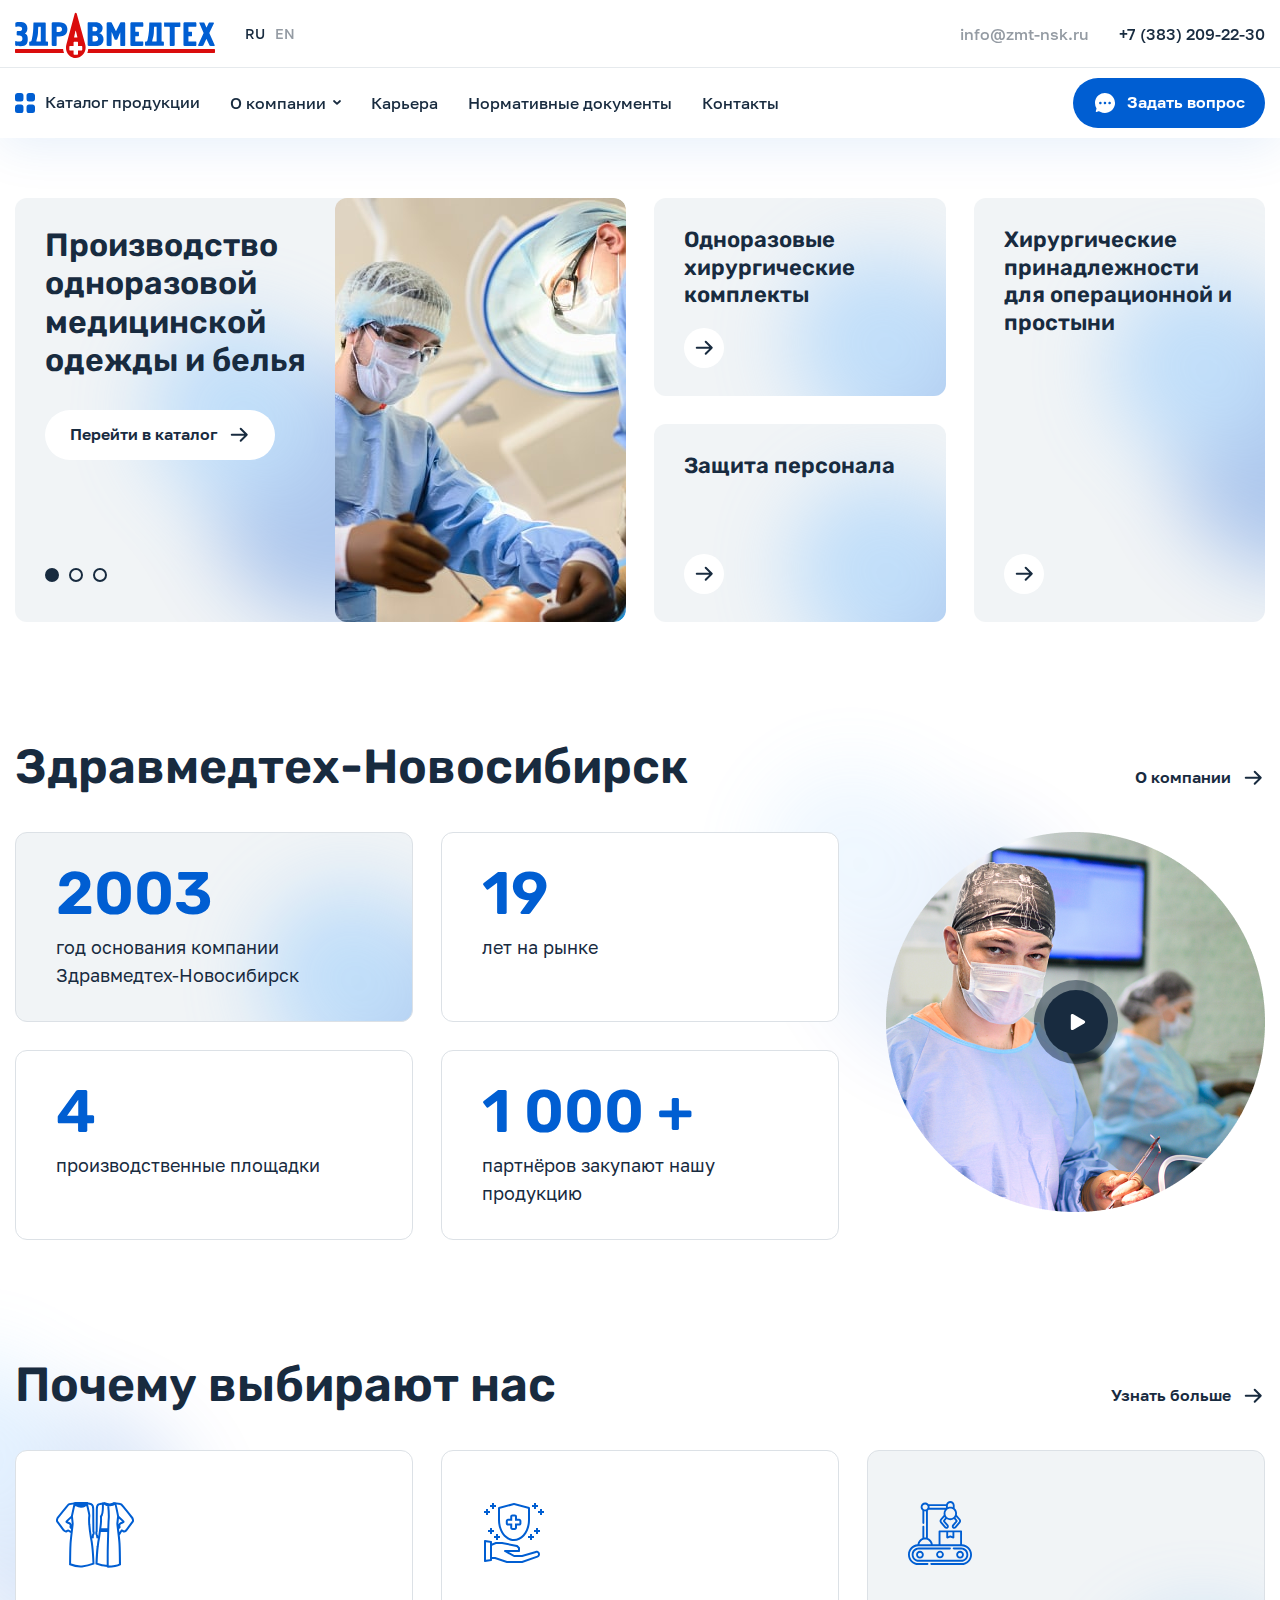
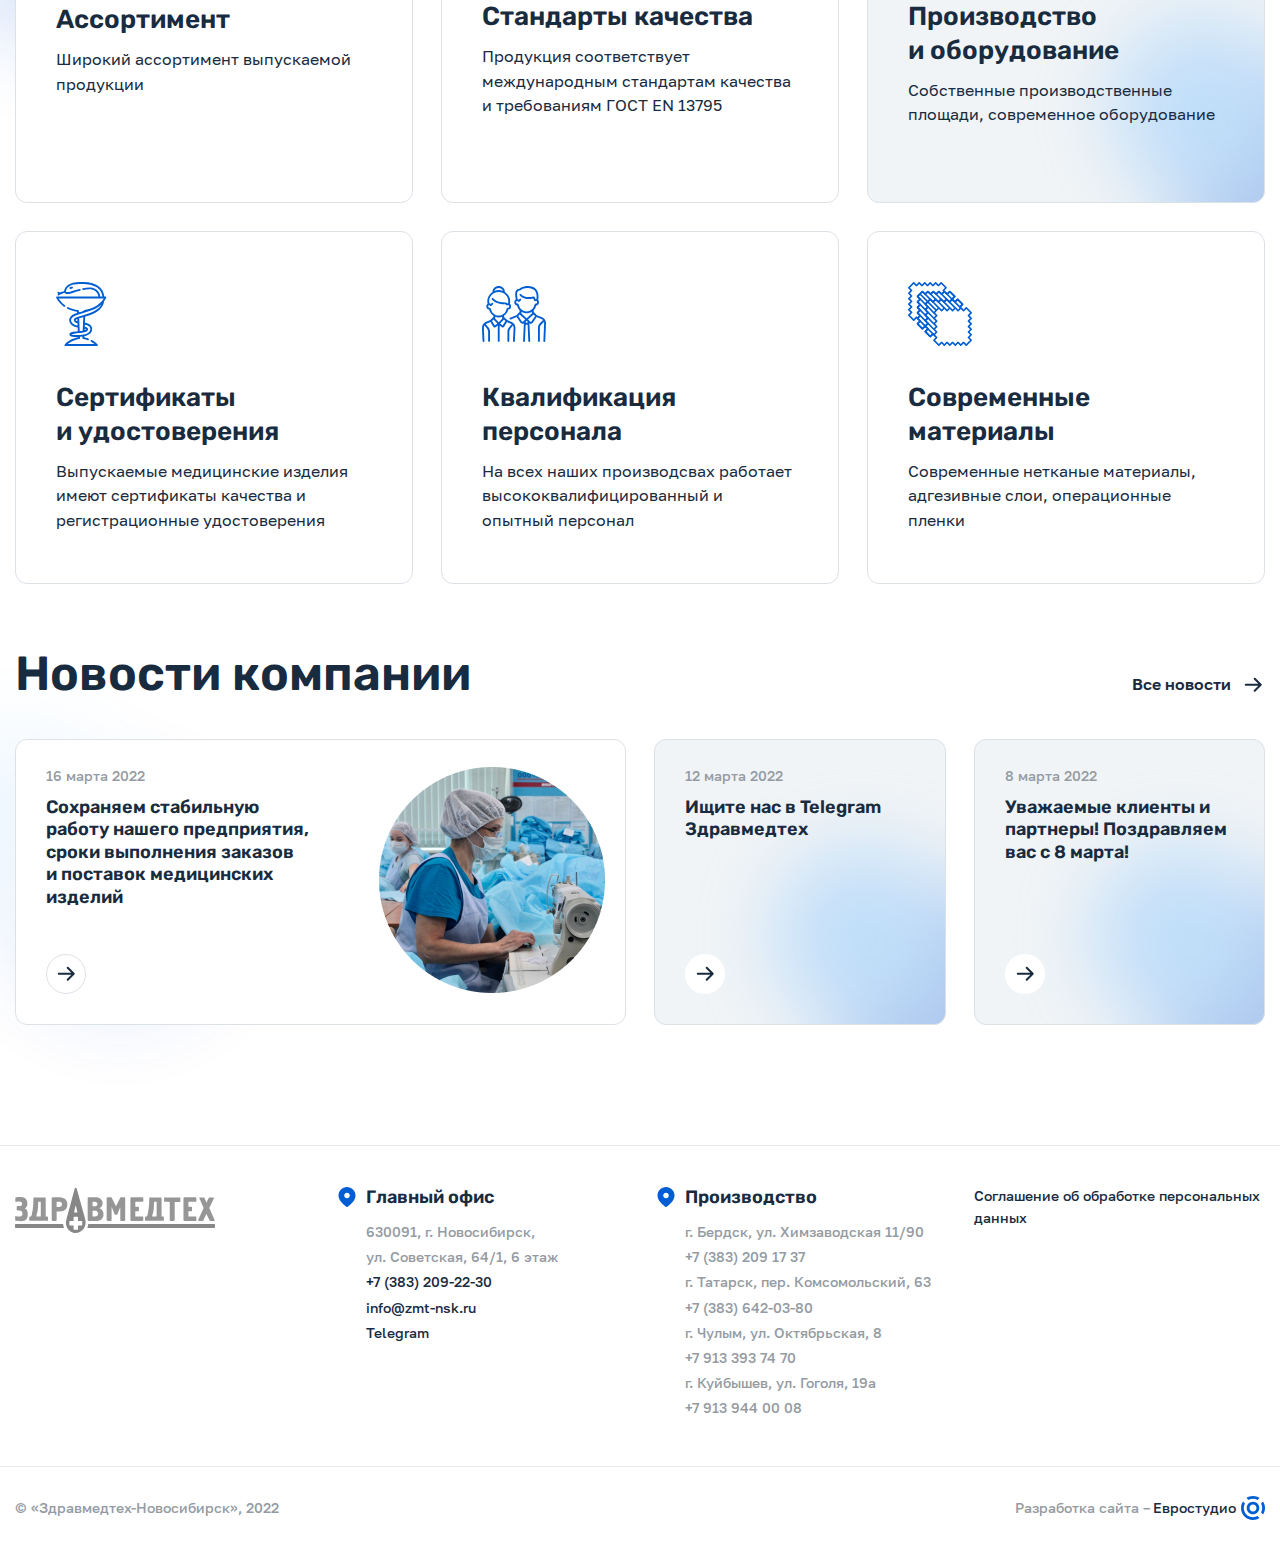
<file: index.html>
<!DOCTYPE html>
<html lang="ru">
    <head>
        <title>Zdravmedtech</title>
        <meta http-equiv="Content-type" content="text/html;charset=UTF-8">
        <meta name="viewport" content="width=device-width, initial-scale=1.0, maximum-scale=1.0, user-scalable=0">
        <meta name="format-detection" content="telephone=no">
        <link rel="stylesheet" href="css/style.css">
        <link type="image/x-icon" href="img/favicon.ico" rel="shortcut icon">
        <link type="Image/x-icon" href="img/favicon.ico" rel="icon">
    </head>
    <body>
        <div class="wrapper">
            <header class="header">
                <div class="header__main-row main-row">
                    <div class="container">
                        <div class="main-row__body">
                            <div class="main-row__logo-group">
                                <div class="main-row__logo">
                                    <a href="./index.html">
                                        <img src="img/logo.svg" alt="logo" class="main-row__logo-img">
                                    </a>
                                </div>  
                                <div class="main-row__lang">
                                    <span class="main-row__lang-item main-row__lang-item_active text text_service">RU</span>
                                    <span class="main-row__lang-item text text_service">EN</span>
                                </div>
                            </div>
                            <div class="main-row__contacts">
                                <a href="#" class="main-row__mail text text_service">
                                    info@zmt-nsk.ru
                                </a>
                                <a href="#"  class="main-row__phone text text_service">+7 (383) 209-22-30</a>
                            </div>
                            <div class="main-row__mobile-btns">
                                <div class="main-row__catalog-btn">
                                    <svg class="main-row__catalog-icon" width="20" height="20" viewBox="0 0 20 20" fill="none" xmlns="http://www.w3.org/2000/svg"><path fill-rule="evenodd" clip-rule="evenodd" d="M2.54 0h3.38a2.55 2.55 0 0 1 2.54 2.56v3.41a2.54 2.54 0 0 1-2.54 2.56H2.54A2.55 2.55 0 0 1 0 5.97v-3.4A2.55 2.55 0 0 1 2.54 0Zm0 11.47h3.38a2.54 2.54 0 0 1 2.54 2.56v3.41A2.55 2.55 0 0 1 5.92 20H2.54A2.55 2.55 0 0 1 0 17.44v-3.4a2.55 2.55 0 0 1 2.54-2.57ZM17.46 0h-3.38a2.55 2.55 0 0 0-2.54 2.56v3.41a2.54 2.54 0 0 0 2.54 2.56h3.38c1.4 0 2.54-1.14 2.54-2.56v-3.4A2.55 2.55 0 0 0 17.46 0Zm-3.38 11.47h3.38c1.4 0 2.54 1.14 2.54 2.56v3.41A2.55 2.55 0 0 1 17.46 20h-3.38a2.55 2.55 0 0 1-2.54-2.56v-3.4a2.54 2.54 0 0 1 2.54-2.57Z" fill="#005ED2"/>
                                    </svg>
                                    <span>Каталог</span>
                                </div>
                                <div class="main-row__menu-btn">
                                    <svg class="main-row__menu-icon" width="20" height="20" viewBox="0 0 20 20" fill="none" xmlns="http://www.w3.org/2000/svg"><path d="M0 2C0 .9.9 0 2 0h16a2 2 0 1 1 0 4H2a2 2 0 0 1-2-2ZM0 18c0-1.1.9-2 2-2h16a2 2 0 1 1 0 4H2a2 2 0 0 1-2-2ZM0 10c0-1.1.9-2 2-2h16a2 2 0 1 1 0 4H2a2 2 0 0 1-2-2Z" fill="#005ED2"/>
                                    </svg>
                                    <span>Меню</span>
                                </div>
                            </div>
                        </div>
                    </div>
                </div>
                <nav class="header__menu-row menu-row">
                    <div class="container">
                        <div class="menu-row__body">
                            <div class="menu-row__nav-row">
                                <div class="menu-row__catalog-btn">
                                    <svg class="menu-row__catalog-icon" width="20" height="20" viewBox="0 0 20 20" fill="none" xmlns="http://www.w3.org/2000/svg"><path fill-rule="evenodd" clip-rule="evenodd" d="M2.54 0h3.38a2.55 2.55 0 0 1 2.54 2.56v3.41a2.54 2.54 0 0 1-2.54 2.56H2.54A2.55 2.55 0 0 1 0 5.97v-3.4A2.55 2.55 0 0 1 2.54 0Zm0 11.47h3.38a2.54 2.54 0 0 1 2.54 2.56v3.41A2.55 2.55 0 0 1 5.92 20H2.54A2.55 2.55 0 0 1 0 17.44v-3.4a2.55 2.55 0 0 1 2.54-2.57ZM17.46 0h-3.38a2.55 2.55 0 0 0-2.54 2.56v3.41a2.54 2.54 0 0 0 2.54 2.56h3.38c1.4 0 2.54-1.14 2.54-2.56v-3.4A2.55 2.55 0 0 0 17.46 0Zm-3.38 11.47h3.38c1.4 0 2.54 1.14 2.54 2.56v3.41A2.55 2.55 0 0 1 17.46 20h-3.38a2.55 2.55 0 0 1-2.54-2.56v-3.4a2.54 2.54 0 0 1 2.54-2.57Z" fill="#005ED2"/>
                                    </svg>
                                    <span>Каталог продукции</span>
                                </div>
                                <ul class="menu-row__menu-list">
                                    <li class="menu-row__menu-item">
                                        <div class="menu-row__menu-item_click">
                                            <span>
                                                О компании
                                            </span>
                                            <svg class="menu-row__arrow" width="8" height="5" viewBox="0 0 8 5" fill="none" xmlns="http://www.w3.org/2000/svg"><path d="M7 1 4 3.85 1 1" stroke="inherit" stroke-width="1.8" stroke-linecap="round" stroke-linejoin="round"/>
                                            </svg>
                                        </div>
                                        <ul class="menu-row__sub-menu-list">
                                            <li class="menu-row__sub-menu-item">
                                                <a href="./about.html">О компании</a>
                                            </li>
                                            <li class="menu-row__sub-menu-item">
                                                <a href="#">Преимущества</a>
                                            </li>
                                            <li class="menu-row__sub-menu-item">
                                                <a href="#">История</a>
                                            </li>
                                            <li class="menu-row__sub-menu-item">
                                                <a href="./news.html">Новости</a>
                                            </li>
                                            <li class="menu-row__sub-menu-item">
                                                <a href="#">Обучение</a>
                                            </li>
                                        </ul>
                                    </li>
                                    <li class="menu-row__menu-item">
                                        <a href="#">Карьера</a>
                                    </li>
                                    <li class="menu-row__menu-item">
                                        <a href="#">Нормативные документы</a>
                                    </li>
                                    <li class="menu-row__menu-item">
                                        <a href="./contacts.html">Контакты</a>
                                    </li>
                                </ul>
                            </div>
                            <a href="#" class="menu-row__question">
                                <svg class="menu-row__question-icon" width="24" height="24" viewBox="0 0 24 24" fill="none" xmlns="http://www.w3.org/2000/svg"><path fill-rule="evenodd" clip-rule="evenodd" d="M2 12.02a10 10 0 1 1 5.08 8.68c-.51-.31-.94-.54-1.49-.36l-2.02.6c-.51.16-.97-.24-.82-.78l.67-2.25c.11-.3.09-.64-.07-.9a10.59 10.59 0 0 1-1.35-5Zm8.7 0c0 .7.57 1.28 1.28 1.29a1.28 1.28 0 0 0 0-2.57c-.7 0-1.28.57-1.28 1.28Zm4.61 0c0 .7.57 1.29 1.28 1.29a1.28 1.28 0 0 0 0-2.57c-.71 0-1.28.57-1.28 1.29Zm-7.94 1.29c-.7 0-1.28-.58-1.28-1.29a1.28 1.28 0 1 1 2.56 0c0 .7-.57 1.28-1.28 1.29Z" fill="#fff"/></svg>
                                <span>
                                    Задать вопрос
                                </span>
                            </a>
                            <div class="menu-row__mobile-contacts">
                                <div class="menu-row__lang">
                                    <span class="menu-row__lang-item menu-row__lang-item_active text text_service">RU</span>
                                    <span class="menu-row__lang-item text text_service">EN</span>
                                </div>
                                <div class="menu-row__contacts">
                                    <p class="menu-row__mail text text_service">
                                        info@zmt-nsk.ru
                                    </p>
                                    <a href="#" class="menu-row__phone text text_service">+7 (383) 209-22-30</a>
                                </div>
                            </div>
                        </div>
                    </div>
                </nav>
                <div class="header__catalog-row catalog-row">
                    <div class="container">
                        <div class="catalog-row__body">
                                <svg class="catalog-row__cross" width="18" height="18" viewBox="0 0 18 18" fill="none" xmlns="http://www.w3.org/2000/svg"><path fill-rule="evenodd" clip-rule="evenodd" d="M2.5 1.09a1 1 0 0 0-1.4 1.42l6.48 6.43-6.48 6.42a1 1 0 0 0 1.4 1.42L9 10.35l6.5 6.44a1 1 0 0 0 1.4-1.42l-6.48-6.43L16.9 2.5a1 1 0 1 0-1.41-1.42l-6.5 6.44L2.5 1.09Z" fill="inherit"/></svg>
                            <ul class="catalog-row__menu">
                                <li class="catalog-row__menu-item">
                                    <div class="catalog-row__menu-title ">
                                        <p class="title">Одноразовые хирургические комплекты</p>
                                        <svg class="catalog-row__arrow catalog-row__arrow_frst" width="8" height="5" viewBox="0 0 8 5" fill="none" xmlns="http://www.w3.org/2000/svg"><path d="M7 1 4 3.85 1 1" stroke="#182B3F" stroke-width="1.8" stroke-linecap="round" stroke-linejoin="round"></path>
                                        </svg>
                                    </div>
                                    <ul class="catalog-row__sub-menu catalog-row__sub-menu_frst">
                                        <li class="catalog-row__sub-menu-item">
                                            <a href="#">
                                                Общая хирургия / Универсальные комплекты
                                            </a>
                                        </li>
                                        <li class="catalog-row__sub-menu-item">
                                            <a href="#">
                                                Лапаротомия / Общая хирургия
                                            </a>
                                        </li>
                                        <li class="catalog-row__sub-menu-item">
                                            <a href="#">
                                                Кардиохирургия
                                            </a>
                                        </li>
                                        <li class="catalog-row__sub-menu-item">
                                            <a href="#">
                                                Ангиография
                                            </a>
                                        </li>
                                        <li class="catalog-row__sub-menu-item">
                                            <a href="#">
                                                Нейрохирургия
                                            </a>
                                        </li>
                                        <li class="catalog-row__sub-menu-item">
                                            <a href="#">
                                                Травматология и ортопедия
                                            </a>
                                        </li>
                                        <li class="catalog-row__sub-menu-item">
                                            <a href="#">
                                                Пластическая и реконструктивная хирургия
                                            </a>
                                        </li>
                                        <li class="catalog-row__sub-menu-item">
                                            <a href="#">
                                                Общая хирургия / Универсальные комплекты
                                            </a>
                                        </li>
                                        <li class="catalog-row__sub-menu-item">
                                            <a href="#">
                                                Офтальмология
                                            </a>
                                        </li>
                                        <li class="catalog-row__sub-menu-item">
                                            <a href="#">
                                                Акушерство и гинекология / Урология
                                            </a>
                                        </li>
                                        <li class="catalog-row__sub-menu-item">
                                            <a href="#">
                                                Оториноларингология / Стоматология
                                            </a>
                                        </li>
                                        <li class="catalog-row__sub-menu-item">
                                            <a href="#">
                                                Гемодиализ
                                            </a>
                                        </li><li class="catalog-row__sub-menu-item">
                                            <a href="#">
                                                Комплект защитный врача-инфекциониста
                                            </a>
                                        </li>
                                    </ul>
                                </li>
                                <li class="catalog-row__menu-item">
                                    <div class="catalog-row__menu-title catalog-row__menu-title_scnd">
                                        <p class="title">Защита персонала</p>
                                        <svg class="catalog-row__arrow catalog-row__arrow_scnd" width="8" height="5" viewBox="0 0 8 5" fill="none" xmlns="http://www.w3.org/2000/svg"><path d="M7 1 4 3.85 1 1" stroke="#182B3F" stroke-width="1.8" stroke-linecap="round" stroke-linejoin="round"></path>
                                        </svg>
                                    </div>
                                    <ul class="catalog-row__sub-menu catalog-row__sub-menu_scnd">
                                        <li class="catalog-row__sub-menu-item">
                                            <a href="#">
                                                Халаты хирургические 
                                            </a>
                                        </li>
                                        <li class="catalog-row__sub-menu-item">
                                            <a href="#">
                                                Костюмы хирургические 
                                            </a>
                                        </li>
                                        <li class="catalog-row__sub-menu-item">
                                            <a href="#">
                                                Бахилы хирургические 
                                            </a>
                                        </li>
                                        <li class="catalog-row__sub-menu-item">
                                            <a href="#">
                                                Шапочки хирургические 
                                            </a>
                                        </li>
                                    </ul>
                                </li>
                                <li class="catalog-row__menu-item">
                                    <div class="catalog-row__menu-title catalog-row__menu-title_thrd">
                                        <p class="title">Хирургические простыни и принадлежности</p>
                                        <svg class="catalog-row__arrow catalog-row__arrow_thrd" width="8" height="5" viewBox="0 0 8 5" fill="none" xmlns="http://www.w3.org/2000/svg"><path d="M7 1 4 3.85 1 1" stroke="#182B3F" stroke-width="1.8" stroke-linecap="round" stroke-linejoin="round"></path>
                                        </svg>
                                    </div>
                                    <ul class="catalog-row__sub-menu catalog-row__sub-menu_thrd">
                                        <li class="catalog-row__sub-menu-item">
                                            <a href="#">
                                                Хирургические простыни и принадлежности
                                            </a>
                                        </li>
                                        <li class="catalog-row__sub-menu-item">
                                            <a href="#">
                                                Принадлежности для операционной
                                            </a>
                                        </li>
                                    </ul>
                                </li>
                            </ul>
                        </div>
                    </div>
                </div>
                <div class="header__mobile-menu-row mobile-menu-row">
                    <div class="container">
                        <div class="mobile-menu-row__body">
                            <p class="mobile-menu-row__title">
                                Меню
                            </p>
                            <svg class="mobile-menu-row__cross" width="17" height="17" viewBox="0 0 17 17" fill="none" xmlns="http://www.w3.org/2000/svg"><path d="M.76.59a2 2 0 0 1 2.83 0l12.31 12.3a2 2 0 0 1-2.83 2.84L.76 3.4A2 2 0 0 1 .76.6Z" fill="#005ED2"/><path d="M.59 15.73a2 2 0 0 1 0-2.83L12.89.59a2 2 0 1 1 2.84 2.82L3.4 15.73a2 2 0 0 1-2.82 0Z" fill="#005ED2"/></svg>
                        </div>
                    </div>
                </div>
                <div class="header__mobile-catalog-row mobile-catalog-row">
                    <div class="container">
                        <div class="mobile-catalog-row__body">
                            <p class="mobile-catalog-row__title">
                                Каталог
                            </p>
                            <svg class="mobile-catalog-row__cross" width="17" height="17" viewBox="0 0 17 17" fill="none" xmlns="http://www.w3.org/2000/svg"><path d="M.76.59a2 2 0 0 1 2.83 0l12.31 12.3a2 2 0 0 1-2.83 2.84L.76 3.4A2 2 0 0 1 .76.6Z" fill="#005ED2"/><path d="M.59 15.73a2 2 0 0 1 0-2.83L12.89.59a2 2 0 1 1 2.84 2.82L3.4 15.73a2 2 0 0 1-2.82 0Z" fill="#005ED2"/></svg>
                        </div>
                    </div>
                </div>
            </header>
            <div class="content">
                <svg class="bg-img bg-img_top" width="478" height="460" viewBox="0 0 478 460" fill="none" xmlns="http://www.w3.org/2000/svg"><g opacity=".4" filter="url(#a)"><path d="M270.31 380C340.83 380 398 322.73 398 252.1c0-70.65-57.17-127.91-127.69-127.91-70.51 0-127.68 57.26-127.68 127.9 0 70.64 57.17 127.91 127.69 127.91Z" fill="#0052D4" fill-opacity=".7"/><path d="M170 260a90 90 0 1 0 0-180 90 90 0 0 0 0 180Z" fill="#79BEFF"/></g><defs><filter id="a" x="0" y="0" width="478" height="460" filterUnits="userSpaceOnUse" color-interpolation-filters="sRGB"><feFlood flood-opacity="0" result="BackgroundImageFix"/><feBlend in="SourceGraphic" in2="BackgroundImageFix" result="shape"/><feGaussianBlur stdDeviation="40" result="effect1_foregroundBlur_51_707"/></filter></defs></svg>
                <svg class="bg-img bg-img_center" width="478" height="460" viewBox="0 0 478 460" fill="none" xmlns="http://www.w3.org/2000/svg"><g opacity=".4" filter="url(#a)"><path d="M270.31 380C340.83 380 398 322.73 398 252.1c0-70.65-57.17-127.91-127.69-127.91-70.51 0-127.68 57.26-127.68 127.9 0 70.64 57.17 127.91 127.69 127.91Z" fill="#0052D4" fill-opacity=".7"/><path d="M170 260a90 90 0 1 0 0-180 90 90 0 0 0 0 180Z" fill="#79BEFF"/></g><defs><filter id="a" x="0" y="0" width="478" height="460" filterUnits="userSpaceOnUse" color-interpolation-filters="sRGB"><feFlood flood-opacity="0" result="BackgroundImageFix"/><feBlend in="SourceGraphic" in2="BackgroundImageFix" result="shape"/><feGaussianBlur stdDeviation="40" result="effect1_foregroundBlur_51_707"/></filter></defs></svg>
                <svg class="bg-img bg-img_bottom" width="478" height="460" viewBox="0 0 478 460" fill="none" xmlns="http://www.w3.org/2000/svg"><g opacity=".4" filter="url(#a)"><path d="M270.31 380C340.83 380 398 322.73 398 252.1c0-70.65-57.17-127.91-127.69-127.91-70.51 0-127.68 57.26-127.68 127.9 0 70.64 57.17 127.91 127.69 127.91Z" fill="#0052D4" fill-opacity=".7"/><path d="M170 260a90 90 0 1 0 0-180 90 90 0 0 0 0 180Z" fill="#79BEFF"/></g><defs><filter id="a" x="0" y="0" width="478" height="460" filterUnits="userSpaceOnUse" color-interpolation-filters="sRGB"><feFlood flood-opacity="0" result="BackgroundImageFix"/><feBlend in="SourceGraphic" in2="BackgroundImageFix" result="shape"/><feGaussianBlur stdDeviation="40" result="effect1_foregroundBlur_51_707"/></filter></defs></svg>
                
                <div class="popup-form">
                    <div class="popup-form__body">
                        <svg class="popup-form__cross" width="18" height="18" viewBox="0 0 18 18" fill="none" xmlns="http://www.w3.org/2000/svg"><path fill-rule="evenodd" clip-rule="evenodd" d="M2.5 1.09a1 1 0 0 0-1.4 1.42l6.48 6.43-6.48 6.42a1 1 0 0 0 1.4 1.42L9 10.35l6.5 6.44a1 1 0 0 0 1.4-1.42l-6.48-6.43L16.9 2.5a1 1 0 1 0-1.41-1.42l-6.5 6.44L2.5 1.09Z" fill="inherit"/></svg>
                        <div class="popup-form__title title">
                            Задать вопрос
                        </div>
                        <div class="popup-form__text text_small">
                            Для того чтобы получить прайс-лист или задать нам вопрос, отправьте сообщение и мы пришлем файл на вашу электронную почту.
                        </div>
                        <form action="#">
                            <input name="email" class="popup-form__item" type="text" inputmode="email" placeholder="Email *" required>
                            <input name="name" class="popup-form__item" type="text" inputmode="text" placeholder="ФИО *" required>
                            <!-- <input> -->
                            <select name="city" class="popup-form__item" placeholder="Город *" required>
                                <option disabled selected>
                                    Город
                                </option>
                                <option>
                                    Новосибирск
                                </option>
                                <option>
                                    Бердск
                                </option>
                                <option>
                                    Искитим
                                </option>
                                <option>
                                    Кемерово
                                </option>
                                <option>
                                    Татарск
                                </option>
                            </select>
                            <input name="company" class="popup-form__item" type="text" inputmode="text" placeholder="Компания *" required>
                            <input name="company" class="popup-form__item" type="text" inputmode="number" placeholder="Телефон">
                            <textarea name="message"  rows="5" placeholder="Сообщение" class="popup-form__message"></textarea>
                            <button type="submit" class="text">
                                <svg width="20" height="18" viewBox="0 0 20 18" fill="none" xmlns="http://www.w3.org/2000/svg">
                                    <path d="M7.84784 11.3839L7.517 16.2064C7.99034 16.2064 8.19534 15.9957 8.44118 15.7426L10.6604 13.5447L15.2588 17.0346C16.1022 17.5217 16.6964 17.2652 16.9239 16.2306L19.9423 1.57302L19.9431 1.57216C20.2106 0.280167 19.4923 -0.225058 18.6706 0.0918952L0.928504 7.13136C-0.282359 7.61845 -0.264025 8.31799 0.722666 8.63494L5.25861 10.0971L15.7947 3.26488C16.2905 2.92461 16.7414 3.11288 16.3705 3.45315L7.84784 11.3839Z" fill="white"/>
                                    </svg>
                                Отправить
                            </button>
                        </form>
                    </div>
                </div>
                
                <section class="boxes">
                    <div class="container">
                        <div class="boxes__cards">
                            <div class="boxes__slider slider">
                                    <div class="slider__item grey-card">
                                        <div class="slider__row">
                                            <div class="slider__column">
                                                <div class="slider__title">
                                                    Производство одноразовой медицинской одежды и белья
                                                </div>
                                                <a href="#" class="slider__button">
                                                    <span>
                                                        Перейти в каталог
                                                    </span>
                                                    <svg width="24" height="24" viewBox="0 0 24 24" fill="none" xmlns="http://www.w3.org/2000/svg"><path d="M19.75 11.73h-15M13.7 5.7l6.05 6.03-6.05 6.02" stroke="inherit" stroke-width="2" stroke-linecap="round" stroke-linejoin="round"/></svg>
                                                </a>
                                            </div>
                                            <div class="slider__img-wrapper">
                                                <img src="img/slider/slider-1.jpg" alt="img" class="slider__img">
                                            </div>
                                        </div>
                                    </div>
                                    <div class="slider__item grey-card">
                                        <div class="slider__row">
                                            <div class="slider__column">
                                                <div class="slider__title">
                                                    Продукция соответствует международным стандартам качества
                                                </div>
                                                <a href="#" class="slider__button">
                                                    <span>
                                                        Перейти в каталог
                                                    </span>
                                                    <svg width="24" height="24" viewBox="0 0 24 24" fill="none" xmlns="http://www.w3.org/2000/svg"><path d="M19.75 11.73h-15M13.7 5.7l6.05 6.03-6.05 6.02" stroke="inherit" stroke-width="2" stroke-linecap="round" stroke-linejoin="round"/></svg>
                                                </a>
                                            </div>
                                            <div class="slider__img-wrapper">
                                                <img src="img/slider/slider-2.jpg" alt="img" class="slider__img">
                                            </div>
                                        </div>
                                    </div>
                                    <div class="slider__item grey-card">
                                        <div class="slider__row">
                                            <div class="slider__column">
                                                <div class="slider__title">
                                                    Современные нетканые материалы
                                                </div>
                                                <a href="#" class="slider__button">
                                                    <span>
                                                        Перейти в каталог
                                                    </span>
                                                    <svg width="24" height="24" viewBox="0 0 24 24" fill="none" xmlns="http://www.w3.org/2000/svg"><path d="M19.75 11.73h-15M13.7 5.7l6.05 6.03-6.05 6.02" stroke="inherit" stroke-width="2" stroke-linecap="round" stroke-linejoin="round"/></svg>
                                                </a>
                                            </div>
                                            <div class="slider__img-wrapper">
                                                <img src="img/slider/slider-3.jpg" alt="img" class="slider__img">
                                            </div>
                                        </div>
                                    </div>
                            </div>
                            <a href="#" class="boxes__cards-item grey-card">
                                <div class="boxes__title">
                                    Одноразовые хирургические комплекты
                                </div> 
                                <div class="boxes__button">
                                    <svg width="24" height="24" viewBox="0 0 24 24" fill="none" xmlns="http://www.w3.org/2000/svg"><path d="M19.75 11.73h-15M13.7 5.7l6.05 6.03-6.05 6.02" stroke="inherit" stroke-width="2" stroke-linecap="round" stroke-linejoin="round"/></svg>
                                </div>
                            </a>
                            <a href="#" class="boxes__cards-item grey-card boxes__cards-item_tall">
                                <div class="boxes__title">
                                    Хирургические принадлежности для операционной и простыни
                                </div> 
                                <div class="boxes__button">
                                    <svg width="24" height="24" viewBox="0 0 24 24" fill="none" xmlns="http://www.w3.org/2000/svg"><path d="M19.75 11.73h-15M13.7 5.7l6.05 6.03-6.05 6.02" stroke="inherit" stroke-width="2" stroke-linecap="round" stroke-linejoin="round"/></svg>                                </div>
                            </a>
                            <a href="#" class="boxes__cards-item grey-card">
                                <div class="boxes__title">
                                    Защита персонала
                                </div> 
                                <div class="boxes__button">
                                    <svg width="24" height="24" viewBox="0 0 24 24" fill="none" xmlns="http://www.w3.org/2000/svg"><path d="M19.75 11.73h-15M13.7 5.7l6.05 6.03-6.05 6.02" stroke="inherit" stroke-width="2" stroke-linecap="round" stroke-linejoin="round"/></svg>                                
                                </div>
                            </a>
                        </div>
                    </div>
                </section>
                <section class="about">
                    <div class="container">
                        <div class="about__title-row">
                            <h1 class="title about__title">
                                Здравмедтех-Новосибирск
                            </h1>
                            <a href="#" class="about__title-link title-link">
                                <span>О компании</span>
                                <svg width="24" height="24" viewBox="0 0 24 24" fill="none" xmlns="http://www.w3.org/2000/svg"><path d="M19.75 11.73h-15M13.7 5.7l6.05 6.03-6.05 6.02" stroke="inherit" stroke-width="2" stroke-linecap="round" stroke-linejoin="round"/></svg>
                            </a>
                        </div>
                        <div class="about__grid">
                            <div class="about__item grey-card">
                                <div class="about__factoid factoid">
                                    2003
                                </div>
                                <div class="about__text text">
                                    год основания компании Здравмедтех-Новосибирск
                                </div>
                            </div>
                            <div class="about__item">
                                <div class="about__factoid factoid">
                                    19
                                </div>
                                <div class="about__text text">
                                    лет на рынке 
                                </div>
                            </div>
                            <div class="about__item">
                                <div class="about__factoid factoid">
                                    4
                                </div>
                                <div class="about__text text">
                                    производственные площадки
                                </div>
                            </div>
                            <div class="about__item">
                                <div class="about__factoid factoid">
                                    1 000 +
                                </div>
                                <div class="about__text text">
                                    партнёров закупают нашу продукцию
                                </div>
                            </div>
                            <div class="about__video">
                                <a href="#" class="about__img">
                                    <svg class="about__video-icon" width="84" height="84" viewBox="0 0 84 84" fill="none" xmlns="http://www.w3.org/2000/svg">
                                        <circle cx="42" cy="42" r="32" fill="inherit"/>
                                        <circle cx="42" cy="42" r="42" fill="inherit" fill-opacity=".5"/><g clip-path="url(#a)"><path d="M39.4 34.35c-1.44-.82-2.6-.15-2.6 1.52v12.26c0 1.67 1.16 2.34 2.6 1.52l10.73-6.15c1.44-.83 1.44-2.17 0-3L39.4 34.35Z" fill="inherit"/></g><defs><clipPath id="a"><path fill="inherit" transform="translate(36 34)" d="M0 0h16v16H0z"/></clipPath></defs></svg>
                                    <img src="img/about.png" alt="about">
                                </a>
                            </div>
                        </div>
                    </div>
                </section>
                <section class="advantages">
                    <div class="container">
                        <div class="advantages__title-row">
                            <h2 class="title advantages__title">
                                Почему выбирают нас
                            </h2>
                            <a href="#" class="advantages__title-link title-link">
                                <span>Узнать больше</span>
                                <svg width="24" height="24" viewBox="0 0 24 24" fill="none" xmlns="http://www.w3.org/2000/svg"><path d="M19.75 11.73h-15M13.7 5.7l6.05 6.03-6.05 6.02" stroke="inherit" stroke-width="2" stroke-linecap="round" stroke-linejoin="round"/></svg>
                            </a>
                        </div>
                        <div class="advantages__grid">
                            <div class="advantages__item">
                                <img src="img/icon/advant-icon-1.svg" alt="icon" class="advantages__icon">
                                <div class="advantages__text-column">
                                    <div class="advantages__item-title">
                                        Ассортимент
                                    </div>
                                    <div class="advantages__item-text text text_small">
                                        Широкий ассортимент выпускаемой продукции
                                    </div>
                                </div>
                            </div>
                            <div class="advantages__item">
                                <img src="img/icon/advant-icon-2.svg" alt="icon" class="advantages__icon">
                                <div class="advantages__text-column">
                                    <div class="advantages__item-title">
                                        Стандарты качества
                                    </div>
                                    <div class="advantages__item-text text text_small">
                                        Продукция соответствует международным стандартам качества и требованиям ГОСТ EN 13795 
                                    </div>
                                </div>
                            </div>
                            <div class="advantages__item grey-card">
                                <img src="img/icon/advant-icon-3.svg" alt="icon" class="advantages__icon">
                                <div class="advantages__text-column">
                                    <div class="advantages__item-title">
                                        Производство<br>и оборудование
                                    </div>
                                    <div class="advantages__item-text text text_small">
                                        Собственные производственные площади, современное оборудование                                 
                                    </div>
                                </div>
                            </div>
                            <div class="advantages__item">
                                <img src="img/icon/advant-icon-4.svg" alt="icon" class="advantages__icon">
                                <div class="advantages__text-column">
                                    <div class="advantages__item-title">
                                        Сертификаты<br>и удостоверения
                                    </div>
                                    <div class="advantages__item-text text text_small">
                                        Выпускаемые медицинские изделия имеют сертификаты качества и регистрационные удостоверения
                                    </div>
                                </div>
                            </div>
                            <div class="advantages__item">
                                <img src="img/icon/advant-icon-5.svg" alt="icon" class="advantages__icon">
                                <div class="advantages__text-column">
                                    <div class="advantages__item-title">
                                        Квалификация<br>персонала
                                    </div>
                                    <div class="advantages__item-text text text_small">
                                        На всех наших производсвах работает высококвалифицированный и опытный персонал
                                    </div>
                                </div>
                            </div>
                            <div class="advantages__item">
                                <img src="img/icon/advant-icon-6.svg" alt="icon" class="advantages__icon">
                                <div class="advantages__text-column">
                                    <div class="advantages__item-title">
                                        Современные<br>материалы
                                    </div>
                                    <div class="advantages__item-text text text_small">
                                        Современные нетканые материалы, адгезивные слои, операционные пленки
                                    </div>
                                </div>
                            </div>
                        </div>
                    </div>
                </section>
                <section class="news news-page">
                    <div class="container">
                        <div class="news__title-row">
                            <h2 class="title news__title">
                                Новости компании
                            </h2>
                            <a href="#" class="news__title-link title-link">
                                <span>Все новости</span>
                                <svg width="24" height="24" viewBox="0 0 24 24" fill="none" xmlns="http://www.w3.org/2000/svg"><path d="M19.75 11.73h-15M13.7 5.7l6.05 6.03-6.05 6.02" stroke="inherit" stroke-width="2" stroke-linecap="round" stroke-linejoin="round"/></svg>
                            </a>
                        </div>
                        <div class="news__cards">
                            <a href="#" class="news__cards-item news__cards-item_wide">
                                <div class="news__column">
                                    <div>
                                        <div class="news__date text text_service">
                                            16 марта 2022
                                        </div>
                                        <div class="news__headline title title_small">
                                            Сохраняем стабильную работу нашего предприятия, сроки выполнения заказов<br>и поставок медицинских изделий
                                        </div>
                                    </div>
                                    <div class="news__button">
                                        <svg width="24" height="24" viewBox="0 0 24 24" fill="none" xmlns="http://www.w3.org/2000/svg"><path d="M19.75 11.73h-15M13.7 5.7l6.05 6.03-6.05 6.02" stroke="inherit" stroke-width="2" stroke-linecap="round" stroke-linejoin="round"/></svg>
                                    </div>
                                </div>
                                <div class="news__img"> 
                                    <img src="img/news-card.png" alt="news">
                                </div>
                            </a>
                            <a href="#" class="news__cards-item grey-card">
                                <div>
                                    <div class="news__date text text_service">
                                        12 марта 2022
                                    </div>
                                    <div class="news__headline title title_small">
                                        Ищите нас в Telegram Здравмедтех
                                    </div>
                                </div>
                                <div class="news__button">
                                    <svg width="24" height="24" viewBox="0 0 24 24" fill="none" xmlns="http://www.w3.org/2000/svg"><path d="M19.75 11.73h-15M13.7 5.7l6.05 6.03-6.05 6.02" stroke="inherit" stroke-width="2" stroke-linecap="round" stroke-linejoin="round"/></svg>
                                </div>
                            </a>
                            <a href="#" class="news__cards-item grey-card">
                                <div>
                                    <div class="news__date text text_service">
                                        8 марта 2022
                                    </div>
                                    <div class="news__headline title title_small">
                                        Уважаемые клиенты и партнеры! Поздравляем вас с 8 марта!
                                    </div>
                                </div>
                                    <div class="news__button">
                                        <svg width="24" height="24" viewBox="0 0 24 24" fill="none" xmlns="http://www.w3.org/2000/svg"><path d="M19.75 11.73h-15M13.7 5.7l6.05 6.03-6.05 6.02" stroke="inherit" stroke-width="2" stroke-linecap="round" stroke-linejoin="round"/></svg>
                                </div>
                            </a>
                        </div>
                    </div>
                </section>
            </div>
            <footer class="footer">
                <div class="main-footer">
                    <div class="container">
                        <div class="main-footer__grid">
                            <div class="main-footer__column">
                                <a href="#">
                                    <img src="img/logo.svg" alt="logo" class="main-footer__logo">
                                </a>
                            </div>
                            <div class="main-footer__column">
                                <div class="main-footer__title-row">
                                    <img src="img/icon/location-icon.svg" alt="location" class="main-footer__icon">
                                    <div class="main-footer__title title title_small">
                                        Главный офис
                                    </div>
                                </div>
                                <p class="main-footer__text text text_service">
                                    630091, г. Новосибирск,<br>ул. Советская, 64/1, 6 этаж
                                </p>
                                <a href="#" class="main-footer__link main-footer__link_mg text text_service">
                                    +7 (383) 209-22-30
                                </a>
                                <a href="#" class="main-footer__link main-footer__link_mg text text_service">
                                    info@zmt-nsk.ru
                                </a>
                                <a href="#" class="main-footer__link main-footer__link_mg text text_service">
                                    Telegram
                                </a>
                            </div>
                            <div class="main-footer__column">
                                <div class="main-footer__title-row">
                                    <img src="img/icon/location-icon.svg" alt="location" class="main-footer__icon">
                                    <div class="main-footer__title title title_small">
                                        Производство
                                    </div>
                                </div>
                                <p class="main-footer__text text text_service">
                                    г. Бердск, ул. Химзаводская 11/90 
                                </p>
                                <p class="main-footer__text text text_service">
                                    +7 (383) 209 17 37
                                </p>
                                <p class="main-footer__text text text_service">
                                    г. Татарск, пер. Комсомольский, 63 
                                </p>
                                <p class="main-footer__text text text_service">
                                    +7 (383) 642-03-80
                                </p>
                                <p class="main-footer__text text text_service">
                                    г. Чулым, ул. Октябрьская, 8
                                </p>
                                <p class="main-footer__text text text_service">
                                    +7 913 393 74 70
                                </p>
                                <p class="main-footer__text text text_service">
                                    г. Куйбышев, ул. Гоголя, 19а 
                                </p>
                                <p class="main-footer__text text text_service">
                                    +7 913 944 00 08
                                </p>
                            </div>
                            <div class="main-footer__column">
                                <a href="#" class="main-footer__link text text_service">
                                    Соглашение об обработке персональных данных
                                </a>
                            </div>
                        </div>
                    </div>
                </div>
                <div class="second-footer">
                    <div class="container">
                        <div class="second-footer__row">
                            <p class="second-footer__text text text_service">
                                © «Здравмедтех-Новосибирск», 2022 
                            </p>
                            <a href="https://www.eurostudio.ru/" class="second-footer__dev-info">
                                <span class="second-footer__text text text_service">
                                    Разработка сайта –
                                </span>
                                <span class="second-footer__link text text_service">
                                    Евростудио
                                </span>
                                <img src="img/eurostudio-logo.svg" alt="Eurostudio" class="second-footer__dev-logo">
                            </a>
                        </div>
                    </div>
                </div>
            </footer>
        </div>
        <!-- Подключение скрипта для бургера -->
        <script src="https://ajax.googleapis.com/ajax/libs/jquery/3.4.1/jquery.min.js"></script>
        <script src="js/burger.js"></script>
        <!-- Подключение скрипта для галереи -->
        <script src="js/slick.js"></script>
        <script src="js/script.js"></script>
        <script src="js/popup.js"></script>
    </body>
</html>
</file>
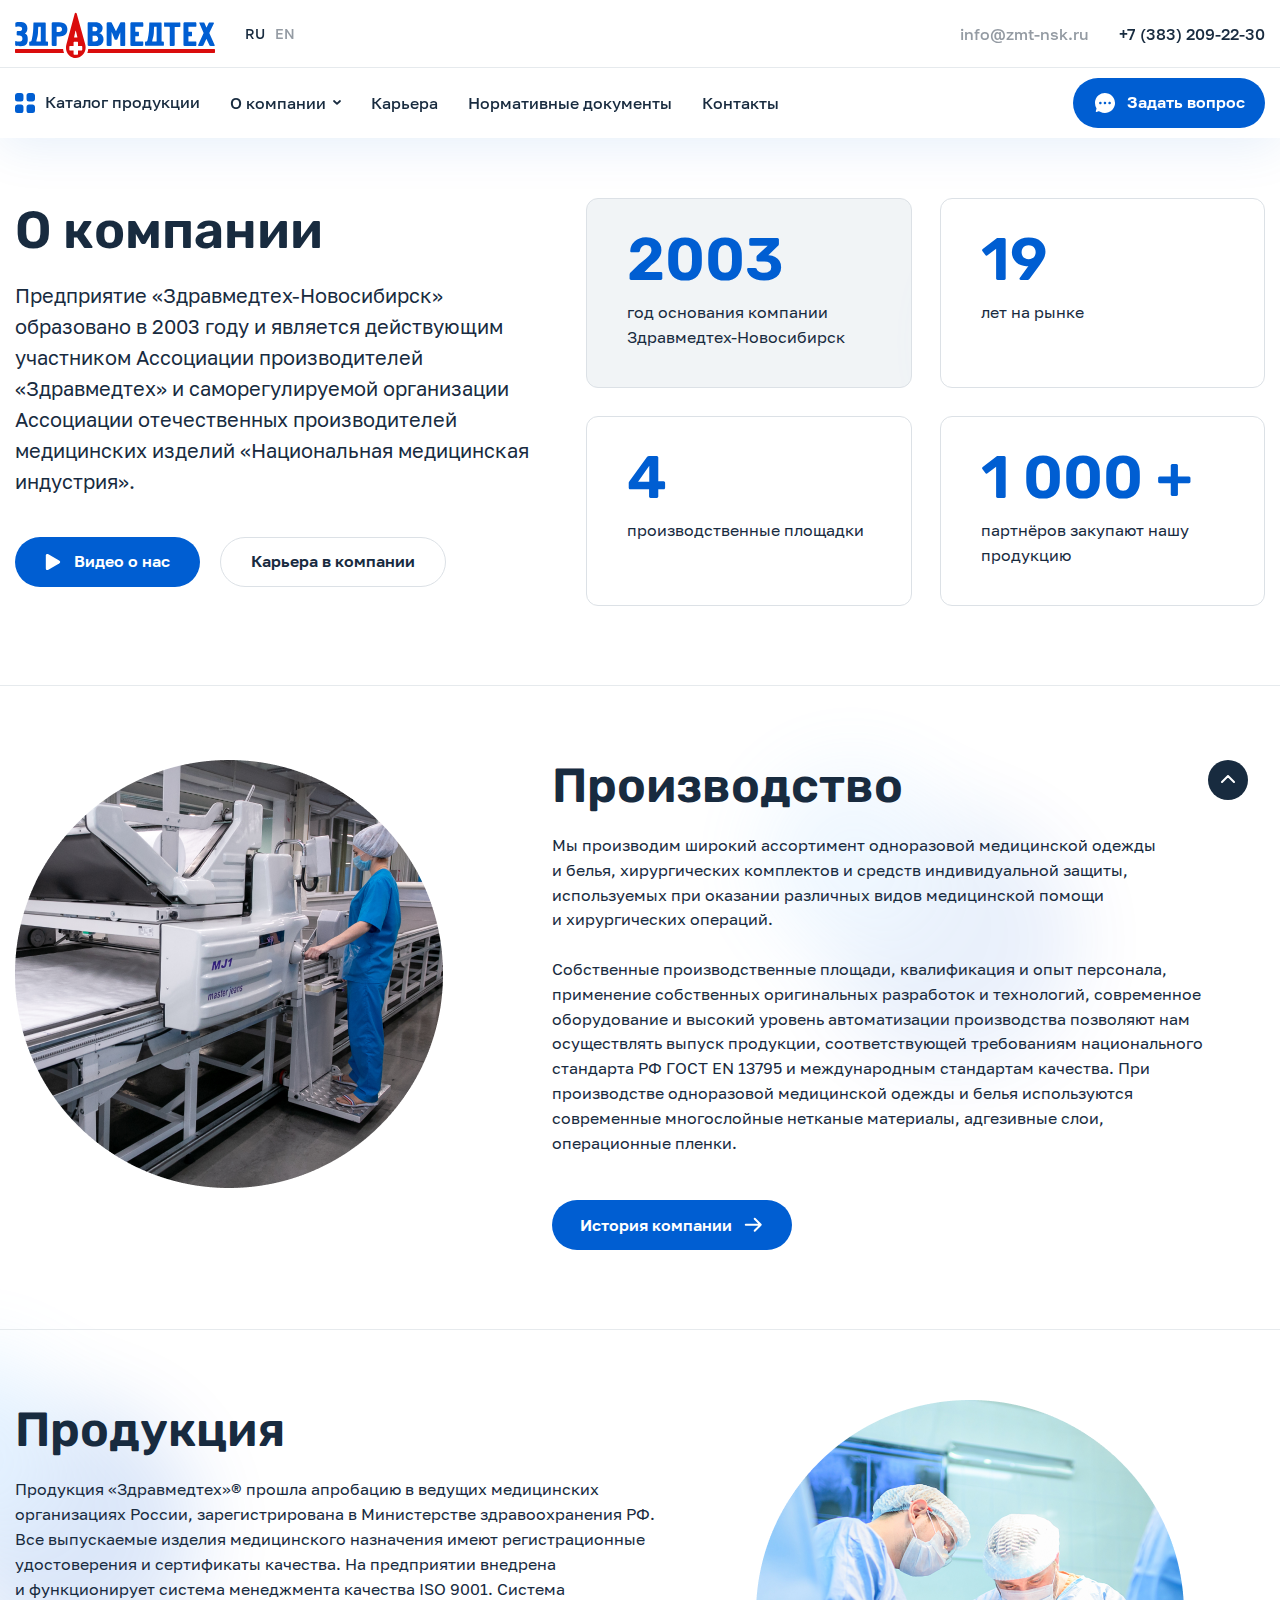
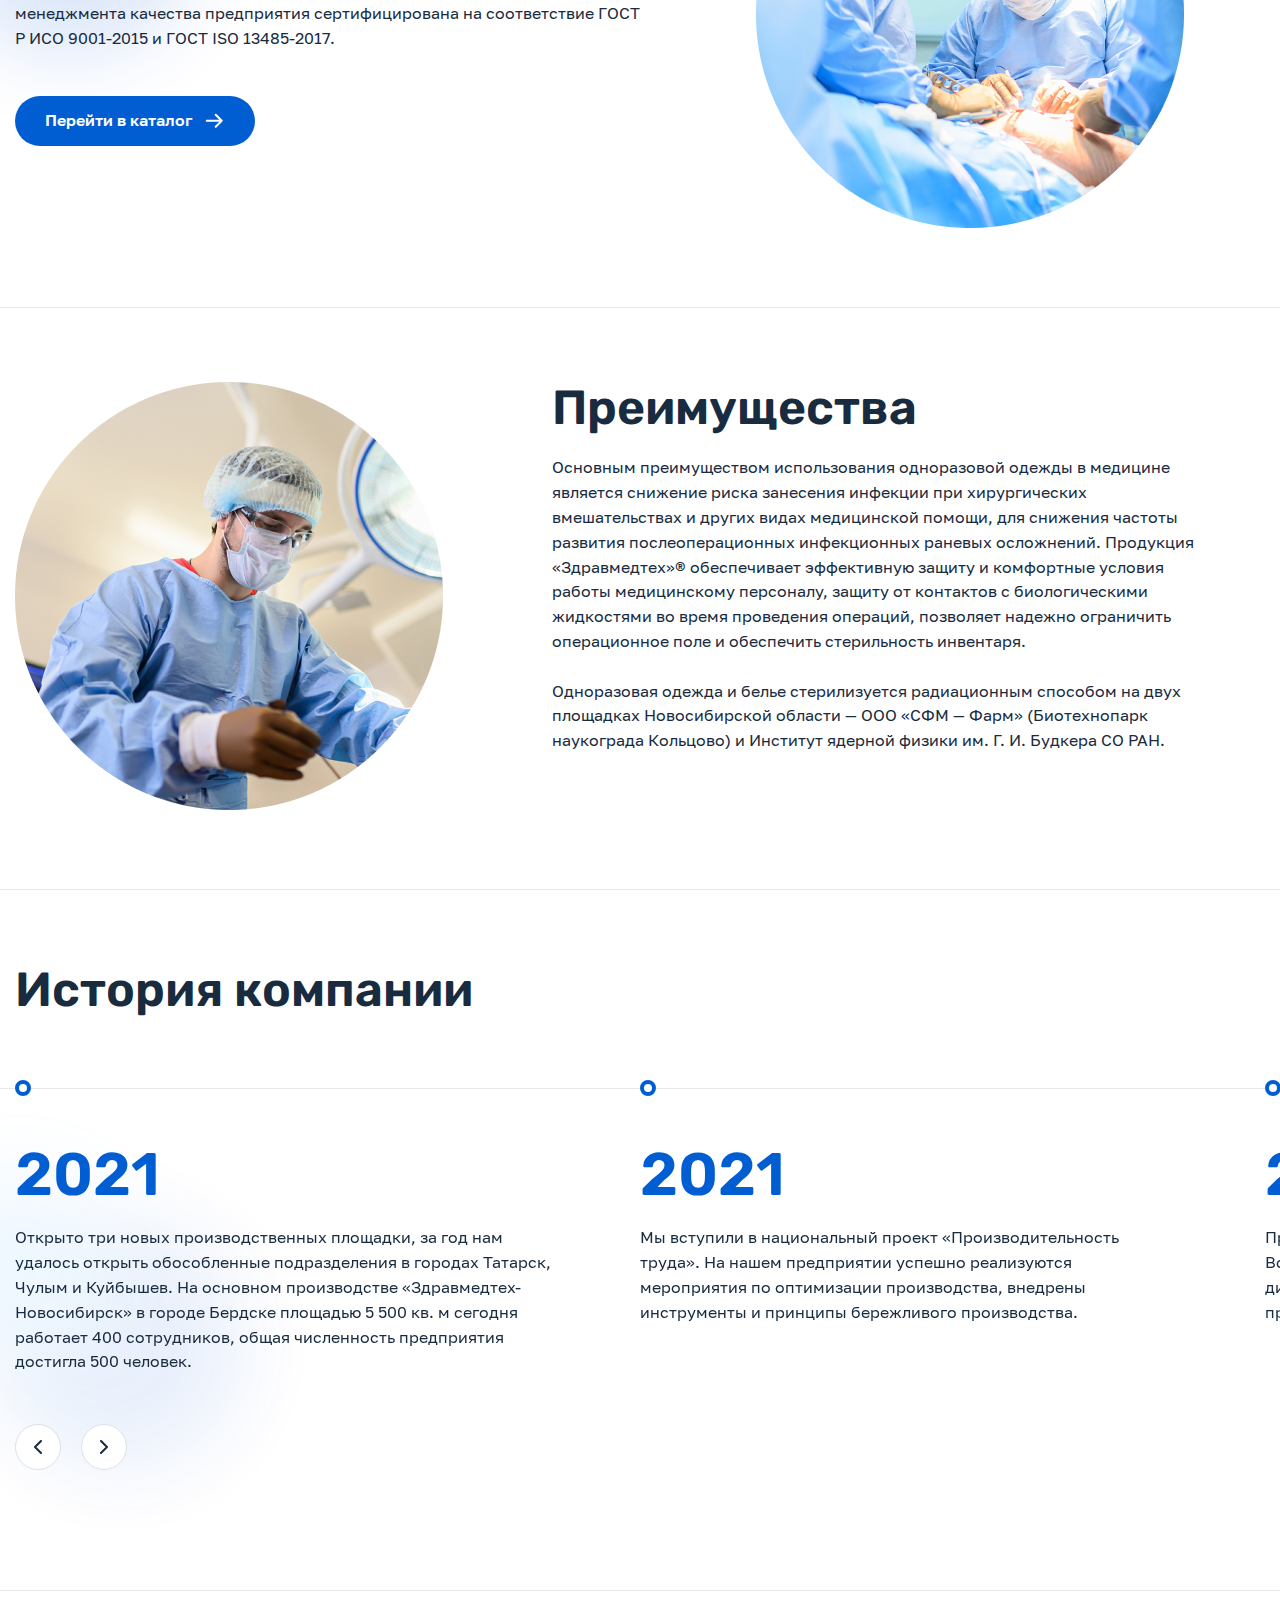
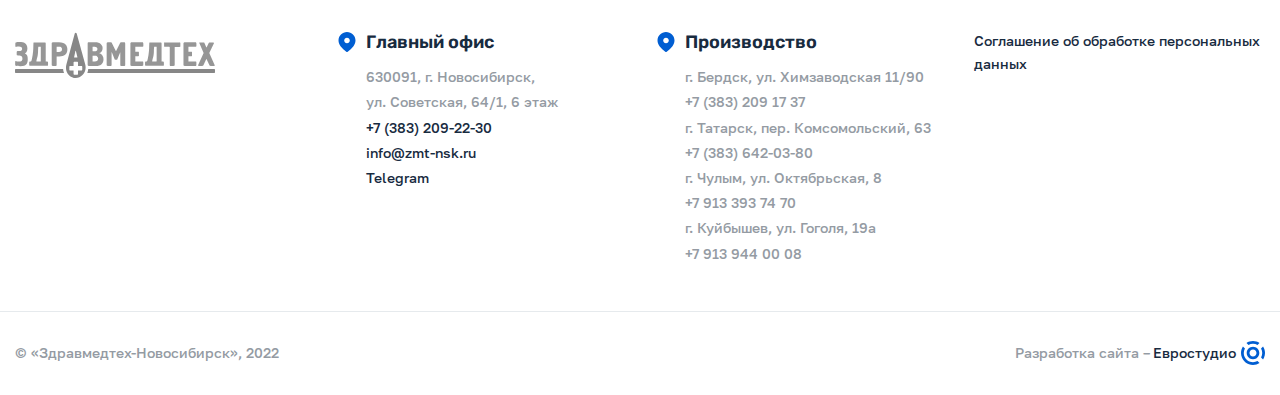
<file: about.html>
<!DOCTYPE html>
<html lang="ru">
    <head>
        <title>Zdravmedtech</title>
        <meta http-equiv="Content-type" content="text/html;charset=UTF-8">
        <meta name="viewport" content="width=device-width, initial-scale=1.0, maximum-scale=1.0, user-scalable=0">
        <meta name="format-detection" content="telephone=no">
        <link rel="stylesheet" href="css/style.css">
        <link type="image/x-icon" href="img/favicon.ico" rel="shortcut icon">
        <link type="Image/x-icon" href="img/favicon.ico" rel="icon">
    </head>
    <body>
        <div class="wrapper">
            <div class="up-btn">
                <svg width="8" height="14" viewBox="0 0 8 14" fill="none" xmlns="http://www.w3.org/2000/svg">
                    <path d="M1 13L7 7L0.999999 1" stroke="inherit" stroke-width="2" stroke-linecap="round" stroke-linejoin="round"/>
                    </svg>
            </div>
            <header class="header">
                <div class="header__main-row main-row">
                    <div class="container">
                        <div class="main-row__body">
                            <div class="main-row__logo-group">
                                <div class="main-row__logo">
                                    <a href="./index.html">
                                        <img src="img/logo.svg" alt="logo" class="main-row__logo-img">
                                    </a>
                                </div>  
                                <div class="main-row__lang">
                                    <span class="main-row__lang-item main-row__lang-item_active text text_service">RU</span>
                                    <span class="main-row__lang-item text text_service">EN</span>
                                </div>
                            </div>
                            <div class="main-row__contacts">
                                <a href="#" class="main-row__mail text text_service">
                                    info@zmt-nsk.ru
                                </a>
                                <a href="#"  class="main-row__phone text text_service">+7 (383) 209-22-30</a>
                            </div>
                            <div class="main-row__mobile-btns">
                                <div class="main-row__catalog-btn">
                                    <svg class="main-row__catalog-icon" width="20" height="20" viewBox="0 0 20 20" fill="none" xmlns="http://www.w3.org/2000/svg"><path fill-rule="evenodd" clip-rule="evenodd" d="M2.54 0h3.38a2.55 2.55 0 0 1 2.54 2.56v3.41a2.54 2.54 0 0 1-2.54 2.56H2.54A2.55 2.55 0 0 1 0 5.97v-3.4A2.55 2.55 0 0 1 2.54 0Zm0 11.47h3.38a2.54 2.54 0 0 1 2.54 2.56v3.41A2.55 2.55 0 0 1 5.92 20H2.54A2.55 2.55 0 0 1 0 17.44v-3.4a2.55 2.55 0 0 1 2.54-2.57ZM17.46 0h-3.38a2.55 2.55 0 0 0-2.54 2.56v3.41a2.54 2.54 0 0 0 2.54 2.56h3.38c1.4 0 2.54-1.14 2.54-2.56v-3.4A2.55 2.55 0 0 0 17.46 0Zm-3.38 11.47h3.38c1.4 0 2.54 1.14 2.54 2.56v3.41A2.55 2.55 0 0 1 17.46 20h-3.38a2.55 2.55 0 0 1-2.54-2.56v-3.4a2.54 2.54 0 0 1 2.54-2.57Z" fill="#005ED2"/>
                                    </svg>
                                    <span>Каталог</span>
                                </div>
                                <div class="main-row__menu-btn">
                                    <svg class="main-row__menu-icon" width="20" height="20" viewBox="0 0 20 20" fill="none" xmlns="http://www.w3.org/2000/svg"><path d="M0 2C0 .9.9 0 2 0h16a2 2 0 1 1 0 4H2a2 2 0 0 1-2-2ZM0 18c0-1.1.9-2 2-2h16a2 2 0 1 1 0 4H2a2 2 0 0 1-2-2ZM0 10c0-1.1.9-2 2-2h16a2 2 0 1 1 0 4H2a2 2 0 0 1-2-2Z" fill="#005ED2"/>
                                    </svg>
                                    <span>Меню</span>
                                </div>
                            </div>
                        </div>
                    </div>
                </div>
                <nav class="header__menu-row menu-row">
                    <div class="container">
                        <div class="menu-row__body">
                            <div class="menu-row__nav-row">
                                <div class="menu-row__catalog-btn">
                                    <svg class="menu-row__catalog-icon" width="20" height="20" viewBox="0 0 20 20" fill="none" xmlns="http://www.w3.org/2000/svg"><path fill-rule="evenodd" clip-rule="evenodd" d="M2.54 0h3.38a2.55 2.55 0 0 1 2.54 2.56v3.41a2.54 2.54 0 0 1-2.54 2.56H2.54A2.55 2.55 0 0 1 0 5.97v-3.4A2.55 2.55 0 0 1 2.54 0Zm0 11.47h3.38a2.54 2.54 0 0 1 2.54 2.56v3.41A2.55 2.55 0 0 1 5.92 20H2.54A2.55 2.55 0 0 1 0 17.44v-3.4a2.55 2.55 0 0 1 2.54-2.57ZM17.46 0h-3.38a2.55 2.55 0 0 0-2.54 2.56v3.41a2.54 2.54 0 0 0 2.54 2.56h3.38c1.4 0 2.54-1.14 2.54-2.56v-3.4A2.55 2.55 0 0 0 17.46 0Zm-3.38 11.47h3.38c1.4 0 2.54 1.14 2.54 2.56v3.41A2.55 2.55 0 0 1 17.46 20h-3.38a2.55 2.55 0 0 1-2.54-2.56v-3.4a2.54 2.54 0 0 1 2.54-2.57Z" fill="#005ED2"/>
                                    </svg>
                                    <span>Каталог продукции</span>
                                </div>
                                <ul class="menu-row__menu-list">
                                    <li class="menu-row__menu-item">
                                        <div class="menu-row__menu-item_click">
                                            <span>
                                                О компании
                                            </span>
                                            <svg class="menu-row__arrow" width="8" height="5" viewBox="0 0 8 5" fill="none" xmlns="http://www.w3.org/2000/svg"><path d="M7 1 4 3.85 1 1" stroke="inherit" stroke-width="1.8" stroke-linecap="round" stroke-linejoin="round"/>
                                            </svg>
                                        </div>
                                        <ul class="menu-row__sub-menu-list">
                                            <li class="menu-row__sub-menu-item">
                                                <a href="./about.html">О компании</a>
                                            </li>
                                            <li class="menu-row__sub-menu-item">
                                                <a href="#">Преимущества</a>
                                            </li>
                                            <li class="menu-row__sub-menu-item">
                                                <a href="#">История</a>
                                            </li>
                                            <li class="menu-row__sub-menu-item">
                                                <a href="./news.html">Новости</a>
                                            </li>
                                            <li class="menu-row__sub-menu-item">
                                                <a href="#">Обучение</a>
                                            </li>
                                        </ul>
                                    </li>
                                    <li class="menu-row__menu-item">
                                        <a href="#">Карьера</a>
                                    </li>
                                    <li class="menu-row__menu-item">
                                        <a href="#">Нормативные документы</a>
                                    </li>
                                    <li class="menu-row__menu-item">
                                        <a href="./contacts.html">Контакты</a>
                                    </li>
                                </ul>
                            </div>
                            <a href="#" class="menu-row__question">
                                <svg class="menu-row__question-icon" width="24" height="24" viewBox="0 0 24 24" fill="none" xmlns="http://www.w3.org/2000/svg"><path fill-rule="evenodd" clip-rule="evenodd" d="M2 12.02a10 10 0 1 1 5.08 8.68c-.51-.31-.94-.54-1.49-.36l-2.02.6c-.51.16-.97-.24-.82-.78l.67-2.25c.11-.3.09-.64-.07-.9a10.59 10.59 0 0 1-1.35-5Zm8.7 0c0 .7.57 1.28 1.28 1.29a1.28 1.28 0 0 0 0-2.57c-.7 0-1.28.57-1.28 1.28Zm4.61 0c0 .7.57 1.29 1.28 1.29a1.28 1.28 0 0 0 0-2.57c-.71 0-1.28.57-1.28 1.29Zm-7.94 1.29c-.7 0-1.28-.58-1.28-1.29a1.28 1.28 0 1 1 2.56 0c0 .7-.57 1.28-1.28 1.29Z" fill="#fff"/></svg>
                                <span>
                                    Задать вопрос
                                </span>
                            </a>
                            <div class="menu-row__mobile-contacts">
                                <div class="menu-row__lang">
                                    <span class="menu-row__lang-item menu-row__lang-item_active text text_service">RU</span>
                                    <span class="menu-row__lang-item text text_service">EN</span>
                                </div>
                                <div class="menu-row__contacts">
                                    <p class="menu-row__mail text text_service">
                                        info@zmt-nsk.ru
                                    </p>
                                    <a href="#" class="menu-row__phone text text_service">+7 (383) 209-22-30</a>
                                </div>
                            </div>
                        </div>
                    </div>
                </nav>
                <div class="header__catalog-row catalog-row">
                    <div class="container">
                        <div class="catalog-row__body">
                                <svg class="catalog-row__cross" width="18" height="18" viewBox="0 0 18 18" fill="none" xmlns="http://www.w3.org/2000/svg"><path fill-rule="evenodd" clip-rule="evenodd" d="M2.5 1.09a1 1 0 0 0-1.4 1.42l6.48 6.43-6.48 6.42a1 1 0 0 0 1.4 1.42L9 10.35l6.5 6.44a1 1 0 0 0 1.4-1.42l-6.48-6.43L16.9 2.5a1 1 0 1 0-1.41-1.42l-6.5 6.44L2.5 1.09Z" fill="inherit"/></svg>
                            <ul class="catalog-row__menu">
                                <li class="catalog-row__menu-item">
                                    <div class="catalog-row__menu-title ">
                                        <p class="title">Одноразовые хирургические комплекты</p>
                                        <svg class="catalog-row__arrow catalog-row__arrow_frst" width="8" height="5" viewBox="0 0 8 5" fill="none" xmlns="http://www.w3.org/2000/svg"><path d="M7 1 4 3.85 1 1" stroke="#182B3F" stroke-width="1.8" stroke-linecap="round" stroke-linejoin="round"></path>
                                        </svg>
                                    </div>
                                    <ul class="catalog-row__sub-menu catalog-row__sub-menu_frst">
                                        <li class="catalog-row__sub-menu-item">
                                            <a href="#">
                                                Общая хирургия / Универсальные комплекты
                                            </a>
                                        </li>
                                        <li class="catalog-row__sub-menu-item">
                                            <a href="#">
                                                Лапаротомия / Общая хирургия
                                            </a>
                                        </li>
                                        <li class="catalog-row__sub-menu-item">
                                            <a href="#">
                                                Кардиохирургия
                                            </a>
                                        </li>
                                        <li class="catalog-row__sub-menu-item">
                                            <a href="#">
                                                Ангиография
                                            </a>
                                        </li>
                                        <li class="catalog-row__sub-menu-item">
                                            <a href="#">
                                                Нейрохирургия
                                            </a>
                                        </li>
                                        <li class="catalog-row__sub-menu-item">
                                            <a href="#">
                                                Травматология и ортопедия
                                            </a>
                                        </li>
                                        <li class="catalog-row__sub-menu-item">
                                            <a href="#">
                                                Пластическая и реконструктивная хирургия
                                            </a>
                                        </li>
                                        <li class="catalog-row__sub-menu-item">
                                            <a href="#">
                                                Общая хирургия / Универсальные комплекты
                                            </a>
                                        </li>
                                        <li class="catalog-row__sub-menu-item">
                                            <a href="#">
                                                Офтальмология
                                            </a>
                                        </li>
                                        <li class="catalog-row__sub-menu-item">
                                            <a href="#">
                                                Акушерство и гинекология / Урология
                                            </a>
                                        </li>
                                        <li class="catalog-row__sub-menu-item">
                                            <a href="#">
                                                Оториноларингология / Стоматология
                                            </a>
                                        </li>
                                        <li class="catalog-row__sub-menu-item">
                                            <a href="#">
                                                Гемодиализ
                                            </a>
                                        </li><li class="catalog-row__sub-menu-item">
                                            <a href="#">
                                                Комплект защитный врача-инфекциониста
                                            </a>
                                        </li>
                                    </ul>
                                </li>
                                <li class="catalog-row__menu-item">
                                    <div class="catalog-row__menu-title catalog-row__menu-title_scnd">
                                        <p class="title">Защита персонала</p>
                                        <svg class="catalog-row__arrow catalog-row__arrow_scnd" width="8" height="5" viewBox="0 0 8 5" fill="none" xmlns="http://www.w3.org/2000/svg"><path d="M7 1 4 3.85 1 1" stroke="#182B3F" stroke-width="1.8" stroke-linecap="round" stroke-linejoin="round"></path>
                                        </svg>
                                    </div>
                                    <ul class="catalog-row__sub-menu catalog-row__sub-menu_scnd">
                                        <li class="catalog-row__sub-menu-item">
                                            <a href="#">
                                                Халаты хирургические 
                                            </a>
                                        </li>
                                        <li class="catalog-row__sub-menu-item">
                                            <a href="#">
                                                Костюмы хирургические 
                                            </a>
                                        </li>
                                        <li class="catalog-row__sub-menu-item">
                                            <a href="#">
                                                Бахилы хирургические 
                                            </a>
                                        </li>
                                        <li class="catalog-row__sub-menu-item">
                                            <a href="#">
                                                Шапочки хирургические 
                                            </a>
                                        </li>
                                    </ul>
                                </li>
                                <li class="catalog-row__menu-item">
                                    <div class="catalog-row__menu-title catalog-row__menu-title_thrd">
                                        <p class="title">Хирургические простыни и принадлежности</p>
                                        <svg class="catalog-row__arrow catalog-row__arrow_thrd" width="8" height="5" viewBox="0 0 8 5" fill="none" xmlns="http://www.w3.org/2000/svg"><path d="M7 1 4 3.85 1 1" stroke="#182B3F" stroke-width="1.8" stroke-linecap="round" stroke-linejoin="round"></path>
                                        </svg>
                                    </div>
                                    <ul class="catalog-row__sub-menu catalog-row__sub-menu_thrd">
                                        <li class="catalog-row__sub-menu-item">
                                            <a href="#">
                                                Хирургические простыни и принадлежности
                                            </a>
                                        </li>
                                        <li class="catalog-row__sub-menu-item">
                                            <a href="#">
                                                Принадлежности для операционной
                                            </a>
                                        </li>
                                    </ul>
                                </li>
                            </ul>
                        </div>
                    </div>
                </div>
                <div class="header__mobile-menu-row mobile-menu-row">
                    <div class="container">
                        <div class="mobile-menu-row__body">
                            <p class="mobile-menu-row__title">
                                Меню
                            </p>
                            <svg class="mobile-menu-row__cross" width="17" height="17" viewBox="0 0 17 17" fill="none" xmlns="http://www.w3.org/2000/svg"><path d="M.76.59a2 2 0 0 1 2.83 0l12.31 12.3a2 2 0 0 1-2.83 2.84L.76 3.4A2 2 0 0 1 .76.6Z" fill="#005ED2"/><path d="M.59 15.73a2 2 0 0 1 0-2.83L12.89.59a2 2 0 1 1 2.84 2.82L3.4 15.73a2 2 0 0 1-2.82 0Z" fill="#005ED2"/></svg>
                        </div>
                    </div>
                </div>
                <div class="header__mobile-catalog-row mobile-catalog-row">
                    <div class="container">
                        <div class="mobile-catalog-row__body">
                            <p class="mobile-catalog-row__title">
                                Каталог
                            </p>
                            <svg class="mobile-catalog-row__cross" width="17" height="17" viewBox="0 0 17 17" fill="none" xmlns="http://www.w3.org/2000/svg"><path d="M.76.59a2 2 0 0 1 2.83 0l12.31 12.3a2 2 0 0 1-2.83 2.84L.76 3.4A2 2 0 0 1 .76.6Z" fill="#005ED2"/><path d="M.59 15.73a2 2 0 0 1 0-2.83L12.89.59a2 2 0 1 1 2.84 2.82L3.4 15.73a2 2 0 0 1-2.82 0Z" fill="#005ED2"/></svg>
                        </div>
                    </div>
                </div>
            </header>
            <div class="content">
                <svg class="bg-img bg-img_top" width="478" height="460" viewBox="0 0 478 460" fill="none" xmlns="http://www.w3.org/2000/svg"><g opacity=".4" filter="url(#a)"><path d="M270.31 380C340.83 380 398 322.73 398 252.1c0-70.65-57.17-127.91-127.69-127.91-70.51 0-127.68 57.26-127.68 127.9 0 70.64 57.17 127.91 127.69 127.91Z" fill="#0052D4" fill-opacity=".7"/><path d="M170 260a90 90 0 1 0 0-180 90 90 0 0 0 0 180Z" fill="#79BEFF"/></g><defs><filter id="a" x="0" y="0" width="478" height="460" filterUnits="userSpaceOnUse" color-interpolation-filters="sRGB"><feFlood flood-opacity="0" result="BackgroundImageFix"/><feBlend in="SourceGraphic" in2="BackgroundImageFix" result="shape"/><feGaussianBlur stdDeviation="40" result="effect1_foregroundBlur_51_707"/></filter></defs></svg>
                <svg class="bg-img bg-img_center" width="478" height="460" viewBox="0 0 478 460" fill="none" xmlns="http://www.w3.org/2000/svg"><g opacity=".4" filter="url(#a)"><path d="M270.31 380C340.83 380 398 322.73 398 252.1c0-70.65-57.17-127.91-127.69-127.91-70.51 0-127.68 57.26-127.68 127.9 0 70.64 57.17 127.91 127.69 127.91Z" fill="#0052D4" fill-opacity=".7"/><path d="M170 260a90 90 0 1 0 0-180 90 90 0 0 0 0 180Z" fill="#79BEFF"/></g><defs><filter id="a" x="0" y="0" width="478" height="460" filterUnits="userSpaceOnUse" color-interpolation-filters="sRGB"><feFlood flood-opacity="0" result="BackgroundImageFix"/><feBlend in="SourceGraphic" in2="BackgroundImageFix" result="shape"/><feGaussianBlur stdDeviation="40" result="effect1_foregroundBlur_51_707"/></filter></defs></svg>
                <svg class="bg-img bg-img_bottom" width="478" height="460" viewBox="0 0 478 460" fill="none" xmlns="http://www.w3.org/2000/svg"><g opacity=".4" filter="url(#a)"><path d="M270.31 380C340.83 380 398 322.73 398 252.1c0-70.65-57.17-127.91-127.69-127.91-70.51 0-127.68 57.26-127.68 127.9 0 70.64 57.17 127.91 127.69 127.91Z" fill="#0052D4" fill-opacity=".7"/><path d="M170 260a90 90 0 1 0 0-180 90 90 0 0 0 0 180Z" fill="#79BEFF"/></g><defs><filter id="a" x="0" y="0" width="478" height="460" filterUnits="userSpaceOnUse" color-interpolation-filters="sRGB"><feFlood flood-opacity="0" result="BackgroundImageFix"/><feBlend in="SourceGraphic" in2="BackgroundImageFix" result="shape"/><feGaussianBlur stdDeviation="40" result="effect1_foregroundBlur_51_707"/></filter></defs></svg>

                <div class="popup-form">
                    <div class="popup-form__body">
                        <svg class="popup-form__cross" width="18" height="18" viewBox="0 0 18 18" fill="none" xmlns="http://www.w3.org/2000/svg"><path fill-rule="evenodd" clip-rule="evenodd" d="M2.5 1.09a1 1 0 0 0-1.4 1.42l6.48 6.43-6.48 6.42a1 1 0 0 0 1.4 1.42L9 10.35l6.5 6.44a1 1 0 0 0 1.4-1.42l-6.48-6.43L16.9 2.5a1 1 0 1 0-1.41-1.42l-6.5 6.44L2.5 1.09Z" fill="inherit"/></svg>
                        <div class="popup-form__title title">
                            Задать вопрос
                        </div>
                        <div class="popup-form__text text_small">
                            Для того чтобы получить прайс-лист или задать нам вопрос, отправьте сообщение и мы пришлем файл на вашу электронную почту.
                        </div>
                        <form action="#">
                            <input name="email" class="popup-form__item" type="text" inputmode="email" placeholder="Email *" required>
                            <input name="name" class="popup-form__item" type="text" inputmode="text" placeholder="ФИО *" required>
                            <!-- <input> -->
                            <select name="city" class="popup-form__item" placeholder="Город *" required>
                                <option disabled selected>
                                    Город
                                </option>
                                <option>
                                    Новосибирск
                                </option>
                                <option>
                                    Бердск
                                </option>
                                <option>
                                    Искитим
                                </option>
                                <option>
                                    Кемерово
                                </option>
                                <option>
                                    Татарск
                                </option>
                            </select>
                            <input name="company" class="popup-form__item" type="text" inputmode="text" placeholder="Компания *" required>
                            <input name="company" class="popup-form__item" type="text" inputmode="number" placeholder="Телефон">
                            <textarea name="message"  rows="5" placeholder="Сообщение" class="popup-form__message"></textarea>
                            <button type="submit" class="text">
                                <svg width="20" height="18" viewBox="0 0 20 18" fill="none" xmlns="http://www.w3.org/2000/svg">
                                    <path d="M7.84784 11.3839L7.517 16.2064C7.99034 16.2064 8.19534 15.9957 8.44118 15.7426L10.6604 13.5447L15.2588 17.0346C16.1022 17.5217 16.6964 17.2652 16.9239 16.2306L19.9423 1.57302L19.9431 1.57216C20.2106 0.280167 19.4923 -0.225058 18.6706 0.0918952L0.928504 7.13136C-0.282359 7.61845 -0.264025 8.31799 0.722666 8.63494L5.25861 10.0971L15.7947 3.26488C16.2905 2.92461 16.7414 3.11288 16.3705 3.45315L7.84784 11.3839Z" fill="white"/>
                                    </svg>
                                Отправить
                            </button>
                        </form>
                    </div>
                </div>

                <section class="about-company">
                    <div class="container">
                        <div class="about-company__grid">
                            <div class="about-company__text-column">
                                <h1 class="about-company__title title">
                                    О компании
                                </h1>
                                <p class="about-company__text text text_big">
                                    Предприятие «Здравмедтех-Новосибирск» образовано в 2003 году и является действующим участником Ассоциации производителей «Здравмедтех» и саморегулируемой организации Ассоциации отечественных производителей медицинских изделий «Национальная медицинская индустрия».
                                </p>
                                <div class="about-company__buttons-row">
                                    <a href="#" class="about-company__button about-company__video-button">
                                        <svg width="16" height="16" viewBox="0 0 16 16" fill="none" xmlns="http://www.w3.org/2000/svg"><g clip-path="url(#a)"><path d="M3.4.35C1.96-.47.8.2.8 1.87v12.26c0 1.67 1.16 2.34 2.6 1.52L14.13 9.5c1.44-.83 1.44-2.17 0-3L3.4.35Z" fill="inherit"/></g><defs><clipPath id="a"><path fill="inherit" d="M0 0h16v16H0z"/></clipPath></defs></svg>
                                        <span>Видео о нас</span>
                                    </a>
                                    <a href="#" class="about-company__button about-company__career-button">
                                        Карьера в компании
                                    </a>
                                </div>
                            </div>
                            <div class="about-company__cards">
                                <div class="about-company__item grey-card">
                                    <div class="about-company__factoid factoid">
                                        2003
                                    </div>
                                    <div class="about-company__item-text text">
                                        год основания компании Здравмедтех-Новосибирск
                                    </div>
                                </div>
                                <div class="about-company__item">
                                    <div class="about-company__factoid factoid">
                                        19
                                    </div>
                                    <div class="about-company__item-text text">
                                        лет на рынке 
                                    </div>
                                </div>
                                <div class="about-company__item">
                                    <div class="about-company__factoid factoid">
                                        4
                                    </div>
                                    <div class="about-company__item-text text">
                                        производственные площадки
                                    </div>
                                </div>
                                <div class="about-company__item">
                                    <div class="about-company__factoid factoid">
                                        1 000 +
                                    </div>
                                    <div class="about-company__item-text text">
                                        партнёров закупают нашу продукцию
                                    </div>
                                </div>
                            </div>
                        </div>
                    </div>
                </section>
                <section class="production">
                    <div class="container">
                        <div class="production__grid">
                            <div class="production__img about-img">
                                <img src="img/about/production.png" alt="production">
                            </div>
                            <div class="production__text-row">
                                <h2 class="production__title title">
                                    Производство
                                </h2>
                                <p class="production__text text text_small">
                                    Мы производим широкий ассортимент одноразовой медицинской одежды и белья, хирургических комплектов и средств индивидуальной защиты, используемых при оказании различных видов медицинской помощи и хирургических операций. 
                                    <br><br>
                                    Собственные производственные площади, квалификация и опыт персонала, применение собственных оригинальных разработок и технологий, современное оборудование и высокий уровень автоматизации производства позволяют нам осуществлять выпуск продукции, соответствующей требованиям национального стандарта РФ ГОСТ EN 13795 и международным стандартам качества. При производстве одноразовой медицинской одежды и белья используются современные многослойные нетканые материалы, адгезивные слои, операционные пленки.
                                </p>
                                <a href="#" class="production__button about-button">
                                    <span>История компании</span>
                                    <svg width="24" height="24" viewBox="0 0 24 24" fill="none" xmlns="http://www.w3.org/2000/svg"><path d="M19.75 11.73h-15M13.7 5.7l6.05 6.03-6.05 6.02" stroke="inherit" stroke-width="2" stroke-linecap="round" stroke-linejoin="round"/></svg>
                                </a>
                            </div>
                        </div>
                    </div>
                </section>
                <section class="products">
                    <div class="container">
                        <div class="products__grid">
                            <div class="products__text-row">
                                <h2 class="products__title title">
                                    Продукция
                                </h2>
                                <p class="products__text text text_small">
                                    Продукция «Здравмедтех»® прошла апробацию в ведущих медицинских организациях России, зарегистрирована в Министерстве здравоохранения РФ. Все выпускаемые изделия медицинского назначения имеют регистрационные удостоверения и сертификаты качества. На предприятии внедрена и функционирует система менеджмента качества ISO 9001. Система менеджмента качества предприятия сертифицирована на соответствие ГОСТ Р ИСО 9001-2015 и ГОСТ ISO 13485-2017.
                                </p>
                                <a href="#" class="products__button about-button">
                                    <span>Перейти в каталог</span>
                                    <svg width="24" height="24" viewBox="0 0 24 24" fill="none" xmlns="http://www.w3.org/2000/svg"><path d="M19.75 11.73h-15M13.7 5.7l6.05 6.03-6.05 6.02" stroke="inherit" stroke-width="2" stroke-linecap="round" stroke-linejoin="round"/></svg>
                                </a>
                            </div>
                            <div class="products__img about-img">
                                <img src="img/about/products.png" alt="production">
                            </div>
                        </div>
                    </div>
                </section>
                <section class="about-advantages">
                    <div class="container">
                        <div class="about-advantages__grid">
                            <div class="about-advantages__img about-img">
                                <img src="img/about/advantages.png" alt="production">
                            </div>
                            <div class="about-advantages__text-row">
                                <h2 class="about-advantages__title title">
                                    Преимущества
                                </h2>
                                <p class="about-advantages__text text text_small">
                                    Основным преимуществом использования одноразовой одежды в медицине является снижение риска занесения инфекции при хирургических вмешательствах и других видах медицинской помощи, для снижения частоты развития послеоперационных инфекционных раневых осложнений. Продукция «Здравмедтех»® обеспечивает эффективную защиту и комфортные условия работы медицинскому персоналу, защиту от контактов с биологическими жидкостями во время проведения операций, позволяет надежно ограничить операционное поле и обеспечить стерильность инвентаря.
                                    <br><br>
                                    Одноразовая одежда и белье стерилизуется радиационным способом на двух площадках Новосибирской области — ООО «СФМ — Фарм» (Биотехнопарк наукограда Кольцово) и Институт ядерной физики им. Г. И. Будкера СО РАН.
                                </p>
                            </div>
                        </div>
                    </div>
                </section>
                <section class="history">
                    <div class="container">
                        <h2 class="history__title title">
                            История компании
                        </h2>
                        <div class="history__slider">
                            <div class="history__slider-item">
                                <div class="history__factoid factoid">
                                    2021
                                </div> 
                                <div class="history__item-text text">
                                    Открыто три новых производственных площадки, за год нам удалось открыть обособленные подразделения в городах Татарск, Чулым и Куйбышев. На основном производстве «Здравмедтех-Новосибирск» в городе Бердске площадью 5 500 кв. м сегодня работает 400 сотрудников, общая численность предприятия достигла 500 человек.
                                </div>
                            </div>
                            <div class="history__slider-item">
                                <div class="history__factoid factoid">
                                    2021
                                </div> 
                                <div class="history__item-text text">
                                    Мы вступили в национальный проект «Производительность труда». На нашем предприятии успешно реализуются мероприятия по оптимизации производства, внедрены инструменты и принципы бережливого производства.
                                </div>
                            </div>
                            <div class="history__slider-item">
                                <div class="history__factoid factoid">
                                    2019
                                </div> 
                                <div class="history__item-text text">
                                    Предприятие «Здравмедтех-Новосибирск» признано победителем Всероссийского конкурса «Лидеры российского бизнеса: динамика, ответственность, устойчивость» в номинации «Лучший проект по импортозамещению».
                                </div>
                            </div>
                            <div class="history__slider-item">
                                <div class="history__factoid factoid">
                                    2003
                                </div> 
                                <div class="history__item-text text">
                                    Предприятие «Здравмедтех-Новосибирск» образовано в 2003 году и является действующим участником Ассоциации производителей «Здравмедтех» и саморегулируемой организации Ассоциации отечественных производителей медицинских изделий «Национальная медицинская индустрия».
                                </div>
                            </div>
                        </div>
                        <div class="history__arrows-row">
                        </div>
                    </div>
                </section>
            </div>
            <footer class="footer">
                <div class="main-footer">
                    <div class="container">
                        <div class="main-footer__grid">
                            <div class="main-footer__column">
                                <a href="#">
                                    <img src="img/logo.svg" alt="logo" class="main-footer__logo">
                                </a>
                            </div>
                            <div class="main-footer__column">
                                <div class="main-footer__title-row">
                                    <img src="img/icon/location-icon.svg" alt="location" class="main-footer__icon">
                                    <div class="main-footer__title title title_small">
                                        Главный офис
                                    </div>
                                </div>
                                <p class="main-footer__text text text_service">
                                    630091, г. Новосибирск,<br>ул. Советская, 64/1, 6 этаж
                                </p>
                                <a href="#" class="main-footer__link main-footer__link_mg text text_service">
                                    +7 (383) 209-22-30
                                </a>
                                <a href="#" class="main-footer__link main-footer__link_mg text text_service">
                                    info@zmt-nsk.ru
                                </a>
                                <a href="#" class="main-footer__link main-footer__link_mg text text_service">
                                    Telegram
                                </a>
                            </div>
                            <div class="main-footer__column">
                                <div class="main-footer__title-row">
                                    <img src="img/icon/location-icon.svg" alt="location" class="main-footer__icon">
                                    <div class="main-footer__title title title_small">
                                        Производство
                                    </div>
                                </div>
                                <p class="main-footer__text text text_service">
                                    г. Бердск, ул. Химзаводская 11/90 
                                </p>
                                <p class="main-footer__text text text_service">
                                    +7 (383) 209 17 37
                                </p>
                                <p class="main-footer__text text text_service">
                                    г. Татарск, пер. Комсомольский, 63 
                                </p>
                                <p class="main-footer__text text text_service">
                                    +7 (383) 642-03-80
                                </p>
                                <p class="main-footer__text text text_service">
                                    г. Чулым, ул. Октябрьская, 8
                                </p>
                                <p class="main-footer__text text text_service">
                                    +7 913 393 74 70
                                </p>
                                <p class="main-footer__text text text_service">
                                    г. Куйбышев, ул. Гоголя, 19а 
                                </p>
                                <p class="main-footer__text text text_service">
                                    +7 913 944 00 08
                                </p>
                            </div>
                            <div class="main-footer__column">
                                <a href="#" class="main-footer__link text text_service">
                                    Соглашение об обработке персональных данных
                                </a>
                            </div>
                        </div>
                    </div>
                </div>
                <div class="second-footer">
                    <div class="container">
                        <div class="second-footer__row">
                            <p class="second-footer__text text text_service">
                                © «Здравмедтех-Новосибирск», 2022 
                            </p>
                            <a href="https://www.eurostudio.ru/" class="second-footer__dev-info">
                                <span class="second-footer__text text text_service">
                                    Разработка сайта –
                                </span>
                                <span class="second-footer__link text text_service">
                                    Евростудио
                                </span>
                                <img src="img/eurostudio-logo.svg" alt="Eurostudio" class="second-footer__dev-logo">
                            </a>
                        </div>
                    </div>
                </div>
            </footer>
        </div>
        <!-- Подключение скрипта для бургера -->
        <script src="https://ajax.googleapis.com/ajax/libs/jquery/3.4.1/jquery.min.js"></script>
        <script src="js/burger.js"></script>
        <!-- Подключение скрипта для галереи -->
        <script src="js/slick.js"></script>
        <script src="js/script.js"></script>
        <script src="js/popup.js"></script>
    </body>
</html>
</file>
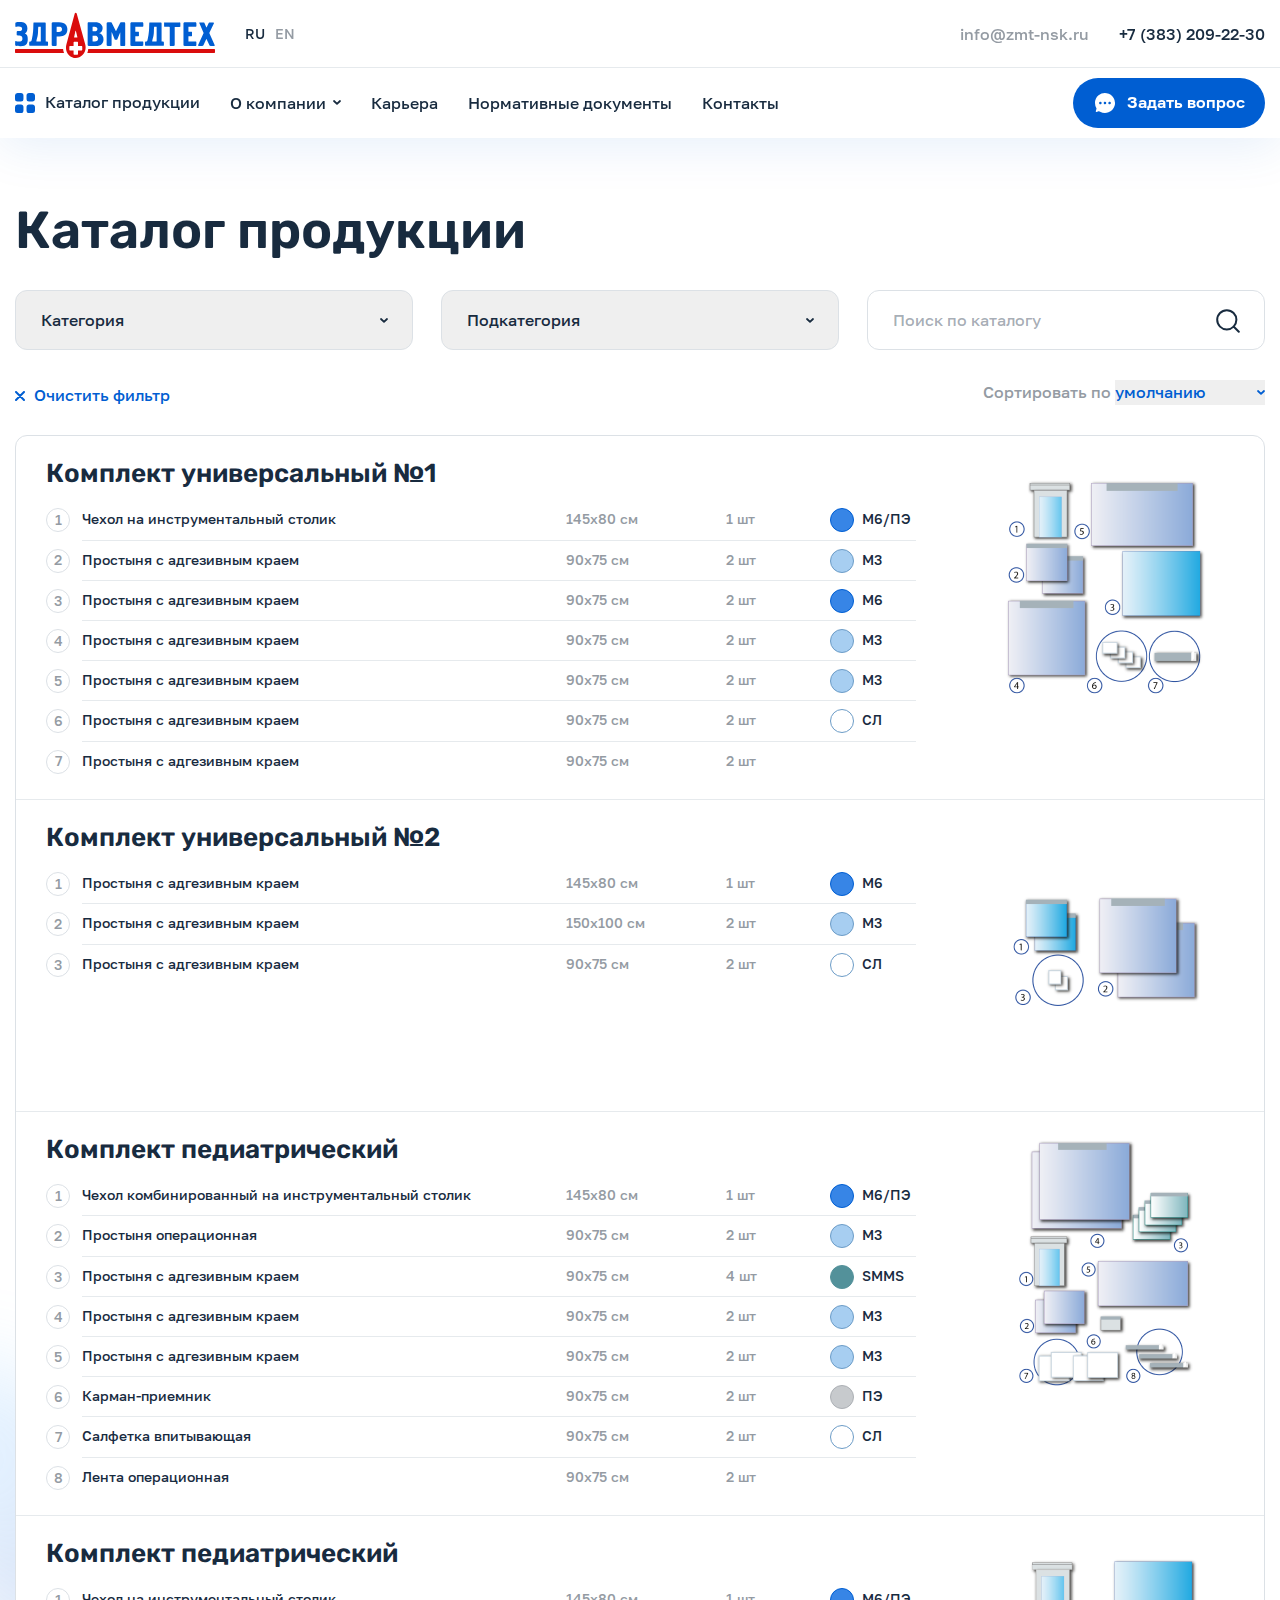
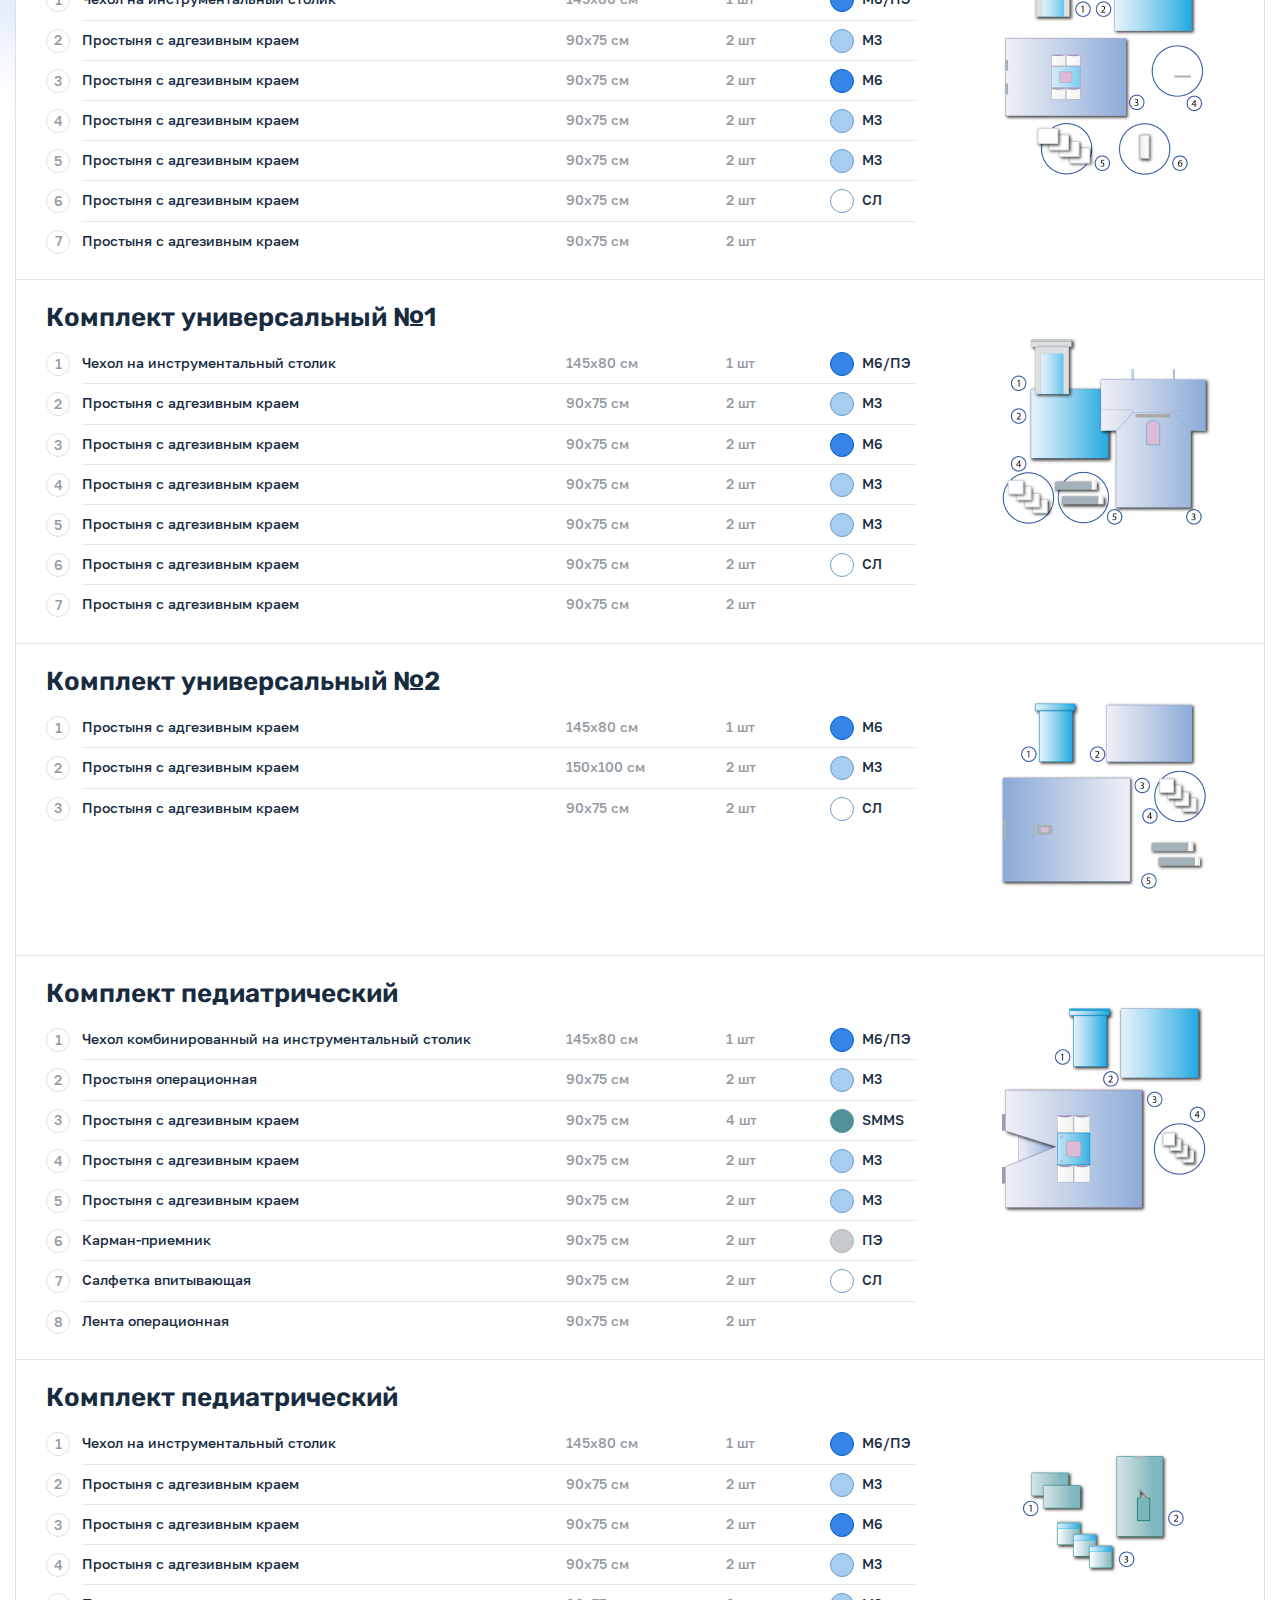
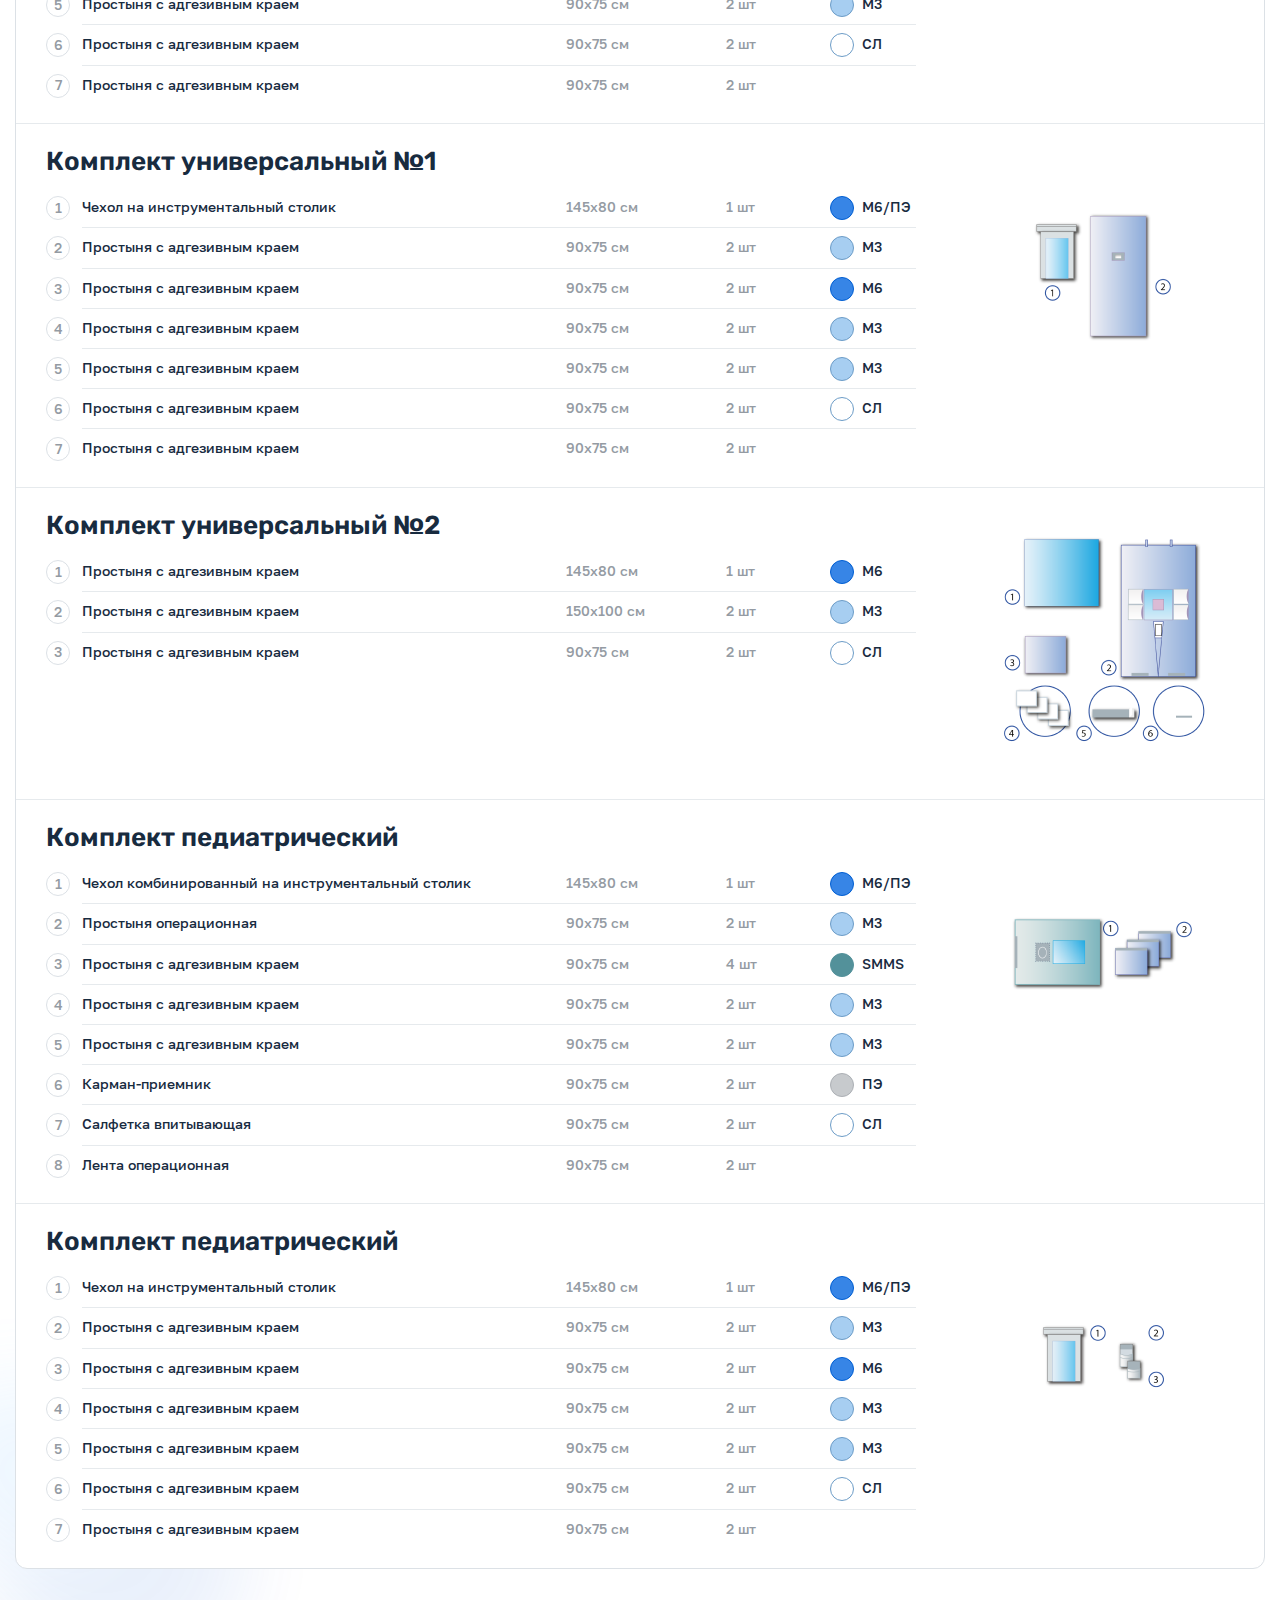
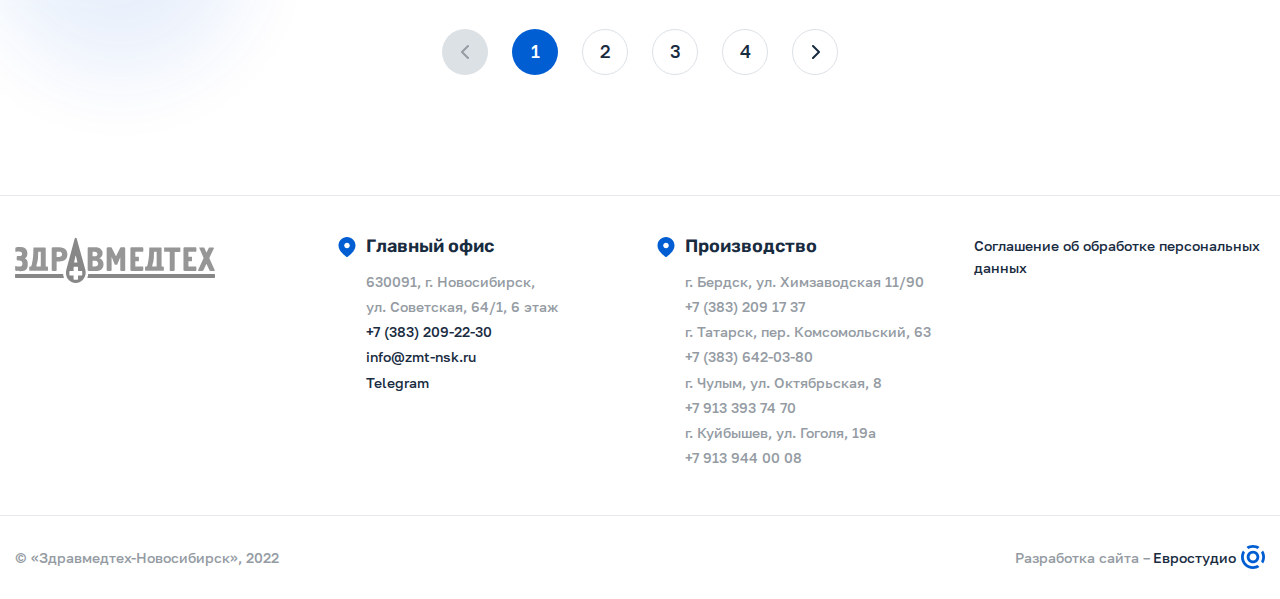
<file: catalog.html>
<!DOCTYPE html>
<html lang="ru">
    <head>
        <title>Zdravmedtech</title>
        <meta http-equiv="Content-type" content="text/html;charset=UTF-8">
        <meta name="viewport" content="width=device-width, initial-scale=1.0, maximum-scale=1.0, user-scalable=0">
        <meta name="format-detection" content="telephone=no">
        <link rel="stylesheet" href="css/style.css">
        <link type="image/x-icon" href="img/favicon.ico" rel="shortcut icon">
        <link type="Image/x-icon" href="img/favicon.ico" rel="icon">
    </head>
    <body>
        <div class="wrapper">
            <div class="mobile-filter">
                <div class="mobile-filter__buttons">
                    <div class="mobile-filter__buttons-item mobile-filter__buttons-item_white text">
                        Очистить
                    </div>
                    <div class="mobile-filter__buttons-item mobile-filter__buttons-item_blue text">
                        Применить
                    </div>
                </div>
                <div class="container">
                    <div class="mobile-filter__f-row">
                        <span class="text">
                            Фильтры
                        </span>
                        <svg class="mobile-filter__cross" width="17" height="17" viewBox="0 0 17 17" fill="none" xmlns="http://www.w3.org/2000/svg"><path d="M.76.59a2 2 0 0 1 2.83 0l12.31 12.3a2 2 0 0 1-2.83 2.84L.76 3.4A2 2 0 0 1 .76.6Z" fill="#005ED2"></path><path d="M.59 15.73a2 2 0 0 1 0-2.83L12.89.59a2 2 0 1 1 2.84 2.82L3.4 15.73a2 2 0 0 1-2.82 0Z" fill="#005ED2"></path></svg>
                    </div>
                    <div class="mobile-filter__body">
                        <ul class="mobile-filter__list">
                            <li class="mobile-filter__li text">
                                <span>
                                    Категория
                                </span>
                                <svg width="8" height="5" viewBox="0 0 8 5" fill="none" xmlns="http://www.w3.org/2000/svg"><path d="M7 1 4 3.85 1 1" stroke="inherit" stroke-width="1.8" stroke-linecap="round" stroke-linejoin="round"/></svg>
                            </li>
                            <li class="mobile-filter__li text">
                                <span>
                                    Подкатегория
                                </span>
                                <svg width="8" height="5" viewBox="0 0 8 5" fill="none" xmlns="http://www.w3.org/2000/svg"><path d="M7 1 4 3.85 1 1" stroke="inherit" stroke-width="1.8" stroke-linecap="round" stroke-linejoin="round"/></svg>
                            </li>
                        </ul>
                    </div>
                </div>
            </div>
            <header class="header">
                <div class="header__main-row main-row">
                    <div class="container">
                        <div class="main-row__body">
                            <div class="main-row__logo-group">
                                <div class="main-row__logo">
                                    <a href="#">
                                        <img src="img/logo.svg" alt="logo" class="main-row__logo-img">
                                    </a>
                                </div>  
                                <div class="main-row__lang">
                                    <span class="main-row__lang-item main-row__lang-item_active text text_service">RU</span>
                                    <span class="main-row__lang-item text text_service">EN</span>
                                </div>
                            </div>
                            <div class="main-row__contacts">
                                <a href="mailto:info@zmt-nsk.ru" class="main-row__mail text text_service">
                                    info@zmt-nsk.ru
                                </a>
                                <a href="#"  class="main-row__phone text text_service">+7 (383) 209-22-30</a>
                            </div>
                            <div class="main-row__mobile-btns">
                                <div class="main-row__catalog-btn">
                                    <svg class="main-row__catalog-icon" width="20" height="20" viewBox="0 0 20 20" fill="none" xmlns="http://www.w3.org/2000/svg"><path fill-rule="evenodd" clip-rule="evenodd" d="M2.54 0h3.38a2.55 2.55 0 0 1 2.54 2.56v3.41a2.54 2.54 0 0 1-2.54 2.56H2.54A2.55 2.55 0 0 1 0 5.97v-3.4A2.55 2.55 0 0 1 2.54 0Zm0 11.47h3.38a2.54 2.54 0 0 1 2.54 2.56v3.41A2.55 2.55 0 0 1 5.92 20H2.54A2.55 2.55 0 0 1 0 17.44v-3.4a2.55 2.55 0 0 1 2.54-2.57ZM17.46 0h-3.38a2.55 2.55 0 0 0-2.54 2.56v3.41a2.54 2.54 0 0 0 2.54 2.56h3.38c1.4 0 2.54-1.14 2.54-2.56v-3.4A2.55 2.55 0 0 0 17.46 0Zm-3.38 11.47h3.38c1.4 0 2.54 1.14 2.54 2.56v3.41A2.55 2.55 0 0 1 17.46 20h-3.38a2.55 2.55 0 0 1-2.54-2.56v-3.4a2.54 2.54 0 0 1 2.54-2.57Z" fill="#005ED2"/>
                                    </svg>
                                    <span>Каталог</span>
                                </div>
                                <div class="main-row__menu-btn">
                                    <svg class="main-row__menu-icon" width="20" height="20" viewBox="0 0 20 20" fill="none" xmlns="http://www.w3.org/2000/svg"><path d="M0 2C0 .9.9 0 2 0h16a2 2 0 1 1 0 4H2a2 2 0 0 1-2-2ZM0 18c0-1.1.9-2 2-2h16a2 2 0 1 1 0 4H2a2 2 0 0 1-2-2ZM0 10c0-1.1.9-2 2-2h16a2 2 0 1 1 0 4H2a2 2 0 0 1-2-2Z" fill="#005ED2"/>
                                    </svg>
                                    <span>Меню</span>
                                </div>
                            </div>
                        </div>
                    </div>
                </div>
                <nav class="header__menu-row menu-row">
                    <div class="container">
                        <div class="menu-row__body">
                            <div class="menu-row__nav-row">
                                <div class="menu-row__catalog-btn">
                                    <svg class="menu-row__catalog-icon" width="20" height="20" viewBox="0 0 20 20" fill="none" xmlns="http://www.w3.org/2000/svg"><path fill-rule="evenodd" clip-rule="evenodd" d="M2.54 0h3.38a2.55 2.55 0 0 1 2.54 2.56v3.41a2.54 2.54 0 0 1-2.54 2.56H2.54A2.55 2.55 0 0 1 0 5.97v-3.4A2.55 2.55 0 0 1 2.54 0Zm0 11.47h3.38a2.54 2.54 0 0 1 2.54 2.56v3.41A2.55 2.55 0 0 1 5.92 20H2.54A2.55 2.55 0 0 1 0 17.44v-3.4a2.55 2.55 0 0 1 2.54-2.57ZM17.46 0h-3.38a2.55 2.55 0 0 0-2.54 2.56v3.41a2.54 2.54 0 0 0 2.54 2.56h3.38c1.4 0 2.54-1.14 2.54-2.56v-3.4A2.55 2.55 0 0 0 17.46 0Zm-3.38 11.47h3.38c1.4 0 2.54 1.14 2.54 2.56v3.41A2.55 2.55 0 0 1 17.46 20h-3.38a2.55 2.55 0 0 1-2.54-2.56v-3.4a2.54 2.54 0 0 1 2.54-2.57Z" fill="#005ED2"/>
                                    </svg>
                                    <span>Каталог продукции</span>
                                </div>
                                <ul class="menu-row__menu-list">
                                    <li class="menu-row__menu-item">
                                        <div class="menu-row__menu-item_click">
                                            <span>
                                                О компании
                                            </span>
                                            <svg class="menu-row__arrow" width="8" height="5" viewBox="0 0 8 5" fill="none" xmlns="http://www.w3.org/2000/svg"><path d="M7 1 4 3.85 1 1" stroke="inherit" stroke-width="1.8" stroke-linecap="round" stroke-linejoin="round"/>
                                            </svg>
                                        </div>
                                        <ul class="menu-row__sub-menu-list">
                                            <li class="menu-row__sub-menu-item">
                                                <a href="./about.html">О компании</a>
                                            </li>
                                            <li class="menu-row__sub-menu-item">
                                                <a href="#">Преимущества</a>
                                            </li>
                                            <li class="menu-row__sub-menu-item">
                                                <a href="#">История</a>
                                            </li>
                                            <li class="menu-row__sub-menu-item">
                                                <a href="./news.html">Новости</a>
                                            </li>
                                            <li class="menu-row__sub-menu-item">
                                                <a href="#">Обучение</a>
                                            </li>
                                        </ul>
                                    </li>
                                    <li class="menu-row__menu-item">
                                        <a href="#">Карьера</a>
                                    </li>
                                    <li class="menu-row__menu-item">
                                        <a href="#">Нормативные документы</a>
                                    </li>
                                    <li class="menu-row__menu-item">
                                        <a href="./contacts.html">Контакты</a>
                                    </li>
                                </ul>
                            </div>
                            <a href="#" class="menu-row__question">
                                <svg class="menu-row__question-icon" width="24" height="24" viewBox="0 0 24 24" fill="none" xmlns="http://www.w3.org/2000/svg"><path fill-rule="evenodd" clip-rule="evenodd" d="M2 12.02a10 10 0 1 1 5.08 8.68c-.51-.31-.94-.54-1.49-.36l-2.02.6c-.51.16-.97-.24-.82-.78l.67-2.25c.11-.3.09-.64-.07-.9a10.59 10.59 0 0 1-1.35-5Zm8.7 0c0 .7.57 1.28 1.28 1.29a1.28 1.28 0 0 0 0-2.57c-.7 0-1.28.57-1.28 1.28Zm4.61 0c0 .7.57 1.29 1.28 1.29a1.28 1.28 0 0 0 0-2.57c-.71 0-1.28.57-1.28 1.29Zm-7.94 1.29c-.7 0-1.28-.58-1.28-1.29a1.28 1.28 0 1 1 2.56 0c0 .7-.57 1.28-1.28 1.29Z" fill="#fff"/></svg>
                                <span>
                                    Задать вопрос
                                </span>
                            </a>
                            <div class="menu-row__mobile-contacts">
                                <div class="menu-row__lang">
                                    <span class="menu-row__lang-item menu-row__lang-item_active text text_service">RU</span>
                                    <span class="menu-row__lang-item text text_service">EN</span>
                                </div>
                                <div class="menu-row__contacts">
                                    <p class="menu-row__mail text text_service">
                                        info@zmt-nsk.ru
                                    </p>
                                    <a href="#" class="menu-row__phone text text_service">+7 (383) 209-22-30</a>
                                </div>
                            </div>
                        </div>
                    </div>
                </nav>
                <div class="header__catalog-row catalog-row">
                    <div class="container">
                        <div class="catalog-row__body">
                                <svg class="catalog-row__cross" width="18" height="18" viewBox="0 0 18 18" fill="none" xmlns="http://www.w3.org/2000/svg"><path fill-rule="evenodd" clip-rule="evenodd" d="M2.5 1.09a1 1 0 0 0-1.4 1.42l6.48 6.43-6.48 6.42a1 1 0 0 0 1.4 1.42L9 10.35l6.5 6.44a1 1 0 0 0 1.4-1.42l-6.48-6.43L16.9 2.5a1 1 0 1 0-1.41-1.42l-6.5 6.44L2.5 1.09Z" fill="inherit"/></svg>
                            <ul class="catalog-row__menu">
                                <li class="catalog-row__menu-item">
                                    <div class="catalog-row__menu-title ">
                                        <p class="title">Одноразовые хирургические комплекты</p>
                                        <svg class="catalog-row__arrow catalog-row__arrow_frst" width="8" height="5" viewBox="0 0 8 5" fill="none" xmlns="http://www.w3.org/2000/svg"><path d="M7 1 4 3.85 1 1" stroke="#182B3F" stroke-width="1.8" stroke-linecap="round" stroke-linejoin="round"></path>
                                        </svg>
                                    </div>
                                    <ul class="catalog-row__sub-menu catalog-row__sub-menu_frst">
                                        <li class="catalog-row__sub-menu-item">
                                            <a href="#">
                                                Общая хирургия / Универсальные комплекты
                                            </a>
                                        </li>
                                        <li class="catalog-row__sub-menu-item">
                                            <a href="#">
                                                Лапаротомия / Общая хирургия
                                            </a>
                                        </li>
                                        <li class="catalog-row__sub-menu-item">
                                            <a href="#">
                                                Кардиохирургия
                                            </a>
                                        </li>
                                        <li class="catalog-row__sub-menu-item">
                                            <a href="#">
                                                Ангиография
                                            </a>
                                        </li>
                                        <li class="catalog-row__sub-menu-item">
                                            <a href="#">
                                                Нейрохирургия
                                            </a>
                                        </li>
                                        <li class="catalog-row__sub-menu-item">
                                            <a href="#">
                                                Травматология и ортопедия
                                            </a>
                                        </li>
                                        <li class="catalog-row__sub-menu-item">
                                            <a href="#">
                                                Пластическая и реконструктивная хирургия
                                            </a>
                                        </li>
                                        <li class="catalog-row__sub-menu-item">
                                            <a href="#">
                                                Общая хирургия / Универсальные комплекты
                                            </a>
                                        </li>
                                        <li class="catalog-row__sub-menu-item">
                                            <a href="#">
                                                Офтальмология
                                            </a>
                                        </li>
                                        <li class="catalog-row__sub-menu-item">
                                            <a href="#">
                                                Акушерство и гинекология / Урология
                                            </a>
                                        </li>
                                        <li class="catalog-row__sub-menu-item">
                                            <a href="#">
                                                Оториноларингология / Стоматология
                                            </a>
                                        </li>
                                        <li class="catalog-row__sub-menu-item">
                                            <a href="#">
                                                Гемодиализ
                                            </a>
                                        </li><li class="catalog-row__sub-menu-item">
                                            <a href="#">
                                                Комплект защитный врача-инфекциониста
                                            </a>
                                        </li>
                                    </ul>
                                </li>
                                <li class="catalog-row__menu-item">
                                    <div class="catalog-row__menu-title catalog-row__menu-title_scnd">
                                        <p class="title">Защита персонала</p>
                                        <svg class="catalog-row__arrow catalog-row__arrow_scnd" width="8" height="5" viewBox="0 0 8 5" fill="none" xmlns="http://www.w3.org/2000/svg"><path d="M7 1 4 3.85 1 1" stroke="#182B3F" stroke-width="1.8" stroke-linecap="round" stroke-linejoin="round"></path>
                                        </svg>
                                    </div>
                                    <ul class="catalog-row__sub-menu catalog-row__sub-menu_scnd">
                                        <li class="catalog-row__sub-menu-item">
                                            <a href="#">
                                                Халаты хирургические 
                                            </a>
                                        </li>
                                        <li class="catalog-row__sub-menu-item">
                                            <a href="#">
                                                Костюмы хирургические 
                                            </a>
                                        </li>
                                        <li class="catalog-row__sub-menu-item">
                                            <a href="#">
                                                Бахилы хирургические 
                                            </a>
                                        </li>
                                        <li class="catalog-row__sub-menu-item">
                                            <a href="#">
                                                Шапочки хирургические 
                                            </a>
                                        </li>
                                    </ul>
                                </li>
                                <li class="catalog-row__menu-item">
                                    <div class="catalog-row__menu-title catalog-row__menu-title_thrd">
                                        <p class="title">Хирургические простыни и принадлежности</p>
                                        <svg class="catalog-row__arrow catalog-row__arrow_thrd" width="8" height="5" viewBox="0 0 8 5" fill="none" xmlns="http://www.w3.org/2000/svg"><path d="M7 1 4 3.85 1 1" stroke="#182B3F" stroke-width="1.8" stroke-linecap="round" stroke-linejoin="round"></path>
                                        </svg>
                                    </div>
                                    <ul class="catalog-row__sub-menu catalog-row__sub-menu_thrd">
                                        <li class="catalog-row__sub-menu-item">
                                            <a href="#">
                                                Хирургические простыни и принадлежности
                                            </a>
                                        </li>
                                        <li class="catalog-row__sub-menu-item">
                                            <a href="#">
                                                Принадлежности для операционной
                                            </a>
                                        </li>
                                    </ul>
                                </li>
                            </ul>
                        </div>
                    </div>
                </div>
                <div class="header__mobile-menu-row mobile-menu-row">
                    <div class="container">
                        <div class="mobile-menu-row__body">
                            <p class="mobile-menu-row__title">
                                Меню
                            </p>
                            <svg class="mobile-menu-row__cross" width="17" height="17" viewBox="0 0 17 17" fill="none" xmlns="http://www.w3.org/2000/svg"><path d="M.76.59a2 2 0 0 1 2.83 0l12.31 12.3a2 2 0 0 1-2.83 2.84L.76 3.4A2 2 0 0 1 .76.6Z" fill="#005ED2"/><path d="M.59 15.73a2 2 0 0 1 0-2.83L12.89.59a2 2 0 1 1 2.84 2.82L3.4 15.73a2 2 0 0 1-2.82 0Z" fill="#005ED2"/></svg>
                        </div>
                    </div>
                </div>
                <div class="header__mobile-catalog-row mobile-catalog-row">
                    <div class="container">
                        <div class="mobile-catalog-row__body">
                            <p class="mobile-catalog-row__title">
                                Каталог
                            </p>
                            <svg class="mobile-catalog-row__cross" width="17" height="17" viewBox="0 0 17 17" fill="none" xmlns="http://www.w3.org/2000/svg"><path d="M.76.59a2 2 0 0 1 2.83 0l12.31 12.3a2 2 0 0 1-2.83 2.84L.76 3.4A2 2 0 0 1 .76.6Z" fill="#005ED2"/><path d="M.59 15.73a2 2 0 0 1 0-2.83L12.89.59a2 2 0 1 1 2.84 2.82L3.4 15.73a2 2 0 0 1-2.82 0Z" fill="#005ED2"/></svg>
                        </div>
                    </div>
                </div>
            </header>
            <div class="content">
                <svg class="bg-img bg-img_top" width="478" height="460" viewBox="0 0 478 460" fill="none" xmlns="http://www.w3.org/2000/svg"><g opacity=".4" filter="url(#a)"><path d="M270.31 380C340.83 380 398 322.73 398 252.1c0-70.65-57.17-127.91-127.69-127.91-70.51 0-127.68 57.26-127.68 127.9 0 70.64 57.17 127.91 127.69 127.91Z" fill="#0052D4" fill-opacity=".7"/><path d="M170 260a90 90 0 1 0 0-180 90 90 0 0 0 0 180Z" fill="#79BEFF"/></g><defs><filter id="a" x="0" y="0" width="478" height="460" filterUnits="userSpaceOnUse" color-interpolation-filters="sRGB"><feFlood flood-opacity="0" result="BackgroundImageFix"/><feBlend in="SourceGraphic" in2="BackgroundImageFix" result="shape"/><feGaussianBlur stdDeviation="40" result="effect1_foregroundBlur_51_707"/></filter></defs></svg>

                <svg class="bg-img bg-img_center" width="478" height="460" viewBox="0 0 478 460" fill="none" xmlns="http://www.w3.org/2000/svg"><g opacity=".4" filter="url(#a)"><path d="M270.31 380C340.83 380 398 322.73 398 252.1c0-70.65-57.17-127.91-127.69-127.91-70.51 0-127.68 57.26-127.68 127.9 0 70.64 57.17 127.91 127.69 127.91Z" fill="#0052D4" fill-opacity=".7"/><path d="M170 260a90 90 0 1 0 0-180 90 90 0 0 0 0 180Z" fill="#79BEFF"/></g><defs><filter id="a" x="0" y="0" width="478" height="460" filterUnits="userSpaceOnUse" color-interpolation-filters="sRGB"><feFlood flood-opacity="0" result="BackgroundImageFix"/><feBlend in="SourceGraphic" in2="BackgroundImageFix" result="shape"/><feGaussianBlur stdDeviation="40" result="effect1_foregroundBlur_51_707"/></filter></defs></svg>

                <svg class="bg-img bg-img_bottom" width="478" height="460" viewBox="0 0 478 460" fill="none" xmlns="http://www.w3.org/2000/svg"><g opacity=".4" filter="url(#a)"><path d="M270.31 380C340.83 380 398 322.73 398 252.1c0-70.65-57.17-127.91-127.69-127.91-70.51 0-127.68 57.26-127.68 127.9 0 70.64 57.17 127.91 127.69 127.91Z" fill="#0052D4" fill-opacity=".7"/><path d="M170 260a90 90 0 1 0 0-180 90 90 0 0 0 0 180Z" fill="#79BEFF"/></g><defs><filter id="a" x="0" y="0" width="478" height="460" filterUnits="userSpaceOnUse" color-interpolation-filters="sRGB"><feFlood flood-opacity="0" result="BackgroundImageFix"/><feBlend in="SourceGraphic" in2="BackgroundImageFix" result="shape"/><feGaussianBlur stdDeviation="40" result="effect1_foregroundBlur_51_707"/></filter></defs></svg>

                <div class="popup-form">
                    <div class="popup-form__body">
                        <svg class="popup-form__cross" width="18" height="18" viewBox="0 0 18 18" fill="none" xmlns="http://www.w3.org/2000/svg"><path fill-rule="evenodd" clip-rule="evenodd" d="M2.5 1.09a1 1 0 0 0-1.4 1.42l6.48 6.43-6.48 6.42a1 1 0 0 0 1.4 1.42L9 10.35l6.5 6.44a1 1 0 0 0 1.4-1.42l-6.48-6.43L16.9 2.5a1 1 0 1 0-1.41-1.42l-6.5 6.44L2.5 1.09Z" fill="inherit"/></svg>
                        <div class="popup-form__title title">
                            Задать вопрос
                        </div>
                        <div class="popup-form__text text_small">
                            Для того чтобы получить прайс-лист или задать нам вопрос, отправьте сообщение и мы пришлем файл на вашу электронную почту.
                        </div>
                        <form action="#">
                            <input name="email" class="popup-form__item" type="text" inputmode="email" placeholder="Email *" required>
                            <input name="name" class="popup-form__item" type="text" inputmode="text" placeholder="ФИО *" required>
                            <!-- <input> -->
                            <select name="city" class="popup-form__item" placeholder="Город *" required>
                                <option disabled selected>
                                    Город
                                </option>
                                <option>
                                    Новосибирск
                                </option>
                                <option>
                                    Бердск
                                </option>
                                <option>
                                    Искитим
                                </option>
                                <option>
                                    Кемерово
                                </option>
                                <option>
                                    Татарск
                                </option>
                            </select>
                            <input name="company" class="popup-form__item" type="text" inputmode="text" placeholder="Компания *" required>
                            <input name="company" class="popup-form__item" type="text" inputmode="number" placeholder="Телефон">
                            <textarea name="message"  rows="5" placeholder="Сообщение" class="popup-form__message"></textarea>
                            <button type="submit" class="text">
                                <svg width="20" height="18" viewBox="0 0 20 18" fill="none" xmlns="http://www.w3.org/2000/svg">
                                    <path d="M7.84784 11.3839L7.517 16.2064C7.99034 16.2064 8.19534 15.9957 8.44118 15.7426L10.6604 13.5447L15.2588 17.0346C16.1022 17.5217 16.6964 17.2652 16.9239 16.2306L19.9423 1.57302L19.9431 1.57216C20.2106 0.280167 19.4923 -0.225058 18.6706 0.0918952L0.928504 7.13136C-0.282359 7.61845 -0.264025 8.31799 0.722666 8.63494L5.25861 10.0971L15.7947 3.26488C16.2905 2.92461 16.7414 3.11288 16.3705 3.45315L7.84784 11.3839Z" fill="white"/>
                                    </svg>
                                Отправить
                            </button>
                        </form>
                    </div>
                </div>

                <section class="catalog">
                    <div class="container">
                        <h1 class="catalog__title title">
                            Каталог продукции
                        </h1>
                        <div class="catalog__filter">
                            <div class="catalog__mobile-btn text">
                                <span>
                                    Фильтры
                                </span>
                            </div>
                            <select class="catalog__category catalog__filter-item">
                                <option disabled selected>
                                    Категория
                                </option>
                                <option value="Одноразовые хирургические комплекты">
                                    Одноразовые хирургические комплекты
                                </option>
                                <option value="Защита персонала">
                                    Защита персонала
                                </option>
                                <option value="Хирургические простыни и принадлежности">
                                    Хирургические простыни и принадлежности
                                </option>
                            </select>
                            <select class="catalog__subcategory catalog__filter-item">
                                <option disabled selected>
                                    Подкатегория
                                </option>
                                <option  value="Общая хирургия / Универсальные комплекты">
                                    Общая хирургия / Универсальные комплекты
                                </option>
                                <option value="Лапаротомия / Общая хирургия">
                                    Лапаротомия / Общая хирургия
                                </option>
                                <option value="Кардиохирургия">
                                    Кардиохирургия
                                </option>
                                <option value="Ангиография">
                                    Ангиография
                                </option>
                                <option value="Нейрохирургия">
                                    Нейрохирургия
                                </option>
                            </select>
                            <form class="catalog__search catalog__filter-item" action="#">
                                <input type="text" inputmode="search" class="catalog__serch-input" placeholder="Поиск по каталогу">
                                <button type="submit" class="catalog__serch-button">
                                    <svg width="24" height="24" viewBox="0 0 24 24" fill="none" xmlns="http://www.w3.org/2000/svg"><path d="m22.8 22.8-5.22-5.22M10.8 20.4a9.6 9.6 0 1 0 0-19.2 9.6 9.6 0 0 0 0 19.2v0Z" stroke="#182B3F" stroke-width="2" stroke-linecap="round" stroke-linejoin="round"/></svg>
                                </button>
                            </form>
                        </div>
                        <div class="catalog__btn-row">
                            <div class="catalog__cancel-btn text">
                                <svg width="10" height="10" viewBox="0 0 10 10" fill="none" xmlns="http://www.w3.org/2000/svg"><path fill-rule="evenodd" clip-rule="evenodd" d="M9 1 1 9l8-8ZM9 9 1 1l8 8Z" fill="#005ED2"/><path d="M9 1 1 9m8 0L1 1" stroke="#005ED2" stroke-width="2" stroke-linecap="round" stroke-linejoin="round"/></svg>
                                <span>
                                    Очистить фильтр
                                </span>
                            </div>
                            <div class="catalog__sort">
                                <span class="text text_service">
                                    Сортировать по 
                                </span>
                                <select class="catalog__sort-select text">
                                    <option selected value="default">
                                        умолчанию
                                    </option>
                                    <option  value="price-up">
                                        возрастанию цены
                                    </option>
                                    <option value="price-down">
                                        убыванию цены
                                    </option>
                                </select>
                            </div>
                        </div>
                        <div class="catalog__body">
                            <div class="catalog__item">
                                <div class="catalog__item-column">
                                    <h3 class="catalog__item-title title">
                                        Комплект универсальный №1
                                    </h3>
                                    <ol class="catalog__item-list">
                                        <li class="catalog__item-li ">
                                            <p class="catalog__item-name">
                                                Чехол на инструментальный столик	
                                            </p>
                                            <div class="catalog__item-info">
                                                <p class="catalog__item-size">
                                                    145х80 см
                                                </p>
                                                <p class="catalog__item-amount">
                                                    1 шт
                                                </p>
                                                <div class="catalog__item-spec catalog__item-spec_m6">
                                                    М6/ПЭ
                                                    <div class="catalog__item-popup">
                                                        <p class="title title_v-small">
                                                            MEDICACE 6 ®
                                                        </p>
                                                        <p class="text text_service">
                                                            Двухслойный впитывающий водонепроницаемый материал плотностью 58 г/м². Первый слой: впитывающий материал на основе многокомпонентной вискозы. Второй слой: полиэтиленовая пленка с микрорельефом.
                                                        </p>
                                                    </div>
                                                </div>
                                            </div>
                                        </li>
                                        <li class="catalog__item-li">
                                            <p class="catalog__item-name">
                                                Простыня с адгезивным краем		
                                            </p>
                                            <div class="catalog__item-info">
                                                <p class="catalog__item-size">
                                                    90х75 см
                                                </p>
                                                <p class="catalog__item-amount">
                                                    2 шт
                                                </p>
                                                <div class="catalog__item-spec catalog__item-spec_m3">
                                                    М3
                                                    <div class="catalog__item-popup">
                                                        <p class="title title_v-small">
                                                            MEDICACE 6 ®
                                                        </p>
                                                        <p class="text text_service">
                                                            Двухслойный впитывающий водонепроницаемый материал плотностью 58 г/м². Первый слой: впитывающий материал на основе многокомпонентной вискозы. Второй слой: полиэтиленовая пленка с микрорельефом.
                                                        </p>
                                                    </div>
                                                </div>
                                            </div>
                                        </li>
                                        <li class="catalog__item-li">
                                            <p class="catalog__item-name">
                                                Простыня с адгезивным краем		
                                            </p>
                                            <div class="catalog__item-info">
                                                <p class="catalog__item-size">
                                                    90х75 см
                                                </p>
                                                <p class="catalog__item-amount">
                                                    2 шт
                                                </p>
                                                <div class="catalog__item-spec catalog__item-spec_m6">
                                                    М6
                                                    <div class="catalog__item-popup">
                                                        <p class="title title_v-small">
                                                            MEDICACE 6 ®
                                                        </p>
                                                        <p class="text text_service">
                                                            Двухслойный впитывающий водонепроницаемый материал плотностью 58 г/м². Первый слой: впитывающий материал на основе многокомпонентной вискозы. Второй слой: полиэтиленовая пленка с микрорельефом.
                                                        </p>
                                                    </div>
                                                </div>
                                            </div>
                                        </li>
                                        <li class="catalog__item-li">
                                            <p class="catalog__item-name">
                                                Простыня с адгезивным краем		
                                            </p>
                                            <div class="catalog__item-info">
                                                <p class="catalog__item-size">
                                                    90х75 см
                                                </p>
                                                <p class="catalog__item-amount">
                                                    2 шт
                                                </p>
                                                <div class="catalog__item-spec catalog__item-spec_m3">
                                                    М3
                                                    <div class="catalog__item-popup">
                                                        <p class="title title_v-small">
                                                            MEDICACE 6 ®
                                                        </p>
                                                        <p class="text text_service">
                                                            Двухслойный впитывающий водонепроницаемый материал плотностью 58 г/м². Первый слой: впитывающий материал на основе многокомпонентной вискозы. Второй слой: полиэтиленовая пленка с микрорельефом.
                                                        </p>
                                                    </div>
                                                </div>
                                            </div>
                                        </li>
                                        <li class="catalog__item-li">
                                            <p class="catalog__item-name">
                                                Простыня с адгезивным краем		
                                            </p>
                                            <div class="catalog__item-info">
                                                <p class="catalog__item-size">
                                                    90х75 см
                                                </p>
                                                <p class="catalog__item-amount">
                                                    2 шт
                                                </p>
                                                <div class="catalog__item-spec catalog__item-spec_m3">
                                                    М3
                                                    <div class="catalog__item-popup">
                                                        <p class="title title_v-small">
                                                            MEDICACE 6 ®
                                                        </p>
                                                        <p class="text text_service">
                                                            Двухслойный впитывающий водонепроницаемый материал плотностью 58 г/м². Первый слой: впитывающий материал на основе многокомпонентной вискозы. Второй слой: полиэтиленовая пленка с микрорельефом.
                                                        </p>
                                                    </div>
                                                </div>
                                            </div>
                                        </li>
                                        <li class="catalog__item-li">
                                            <p class="catalog__item-name">
                                                Простыня с адгезивным краем		
                                            </p>
                                            <div class="catalog__item-info">
                                                <p class="catalog__item-size">
                                                    90х75 см
                                                </p>
                                                <p class="catalog__item-amount">
                                                    2 шт
                                                </p>
                                                <div class="catalog__item-spec catalog__item-spec_sl">
                                                    СЛ
                                                    <div class="catalog__item-popup">
                                                        <p class="title title_v-small">
                                                            MEDICACE 6 ®
                                                        </p>
                                                        <p class="text text_service">
                                                            Двухслойный впитывающий водонепроницаемый материал плотностью 58 г/м². Первый слой: впитывающий материал на основе многокомпонентной вискозы. Второй слой: полиэтиленовая пленка с микрорельефом.
                                                        </p>
                                                    </div>
                                                </div>
                                            </div>
                                        </li>
                                        <li class="catalog__item-li">
                                            <p class="catalog__item-name">
                                                Простыня с адгезивным краем		
                                            </p>
                                            <div class="catalog__item-info">
                                                <p class="catalog__item-size">
                                                    90х75 см
                                                </p>
                                                <p class="catalog__item-amount">
                                                    2 шт
                                                </p>
                                            </div>
                                        </li>
                                    </ol>
                                    <div class="catalog__item-show-hide">
                                        <p class="catalog__item-show">
                                            Подробнее
                                        </p>
                                        <p class="catalog__item-hide">
                                            Скрыть
                                        </p>
                                        <svg width="8" height="5" viewBox="0 0 8 5" fill="none" xmlns="http://www.w3.org/2000/svg"><path d="M7 1 4 3.85 1 1" stroke="#005ED2" stroke-width="1.8" stroke-linecap="round" stroke-linejoin="round"/></svg>
                                    </div>
                                </div>
                                <div class="catalog__item-img">
                                    <img src="img/catalog/catalog-1.png" alt="item">
                                </div>
                            </div>
                            <div class="catalog__item">
                                <div class="catalog__item-column">
                                    <h3 class="catalog__item-title title">
                                        Комплект универсальный №2
                                    </h3>
                                    <ol class="catalog__item-list">
                                        <li class="catalog__item-li ">
                                            <p class="catalog__item-name">
                                                Простыня с адгезивным краем	
                                            </p>
                                            <div class="catalog__item-info">
                                                <p class="catalog__item-size">
                                                    145х80 см
                                                </p>
                                                <p class="catalog__item-amount">
                                                    1 шт
                                                </p>
                                                <div class="catalog__item-spec catalog__item-spec_m6">
                                                    М6
                                                    <div class="catalog__item-popup">
                                                        <p class="title title_v-small">
                                                            MEDICACE 6 ®
                                                        </p>
                                                        <p class="text text_service">
                                                            Двухслойный впитывающий водонепроницаемый материал плотностью 58 г/м². Первый слой: впитывающий материал на основе многокомпонентной вискозы. Второй слой: полиэтиленовая пленка с микрорельефом.
                                                        </p>
                                                    </div>
                                                </div>
                                            </div>
                                        </li>
                                        <li class="catalog__item-li">
                                            <p class="catalog__item-name">
                                                Простыня с адгезивным краем		
                                            </p>
                                            <div class="catalog__item-info">
                                                <p class="catalog__item-size">
                                                    150х100 см
                                                </p>
                                                <p class="catalog__item-amount">
                                                    2 шт
                                                </p>
                                                <div class="catalog__item-spec catalog__item-spec_m3">
                                                    М3
                                                    <div class="catalog__item-popup">
                                                        <p class="title title_v-small">
                                                            MEDICACE 6 ®
                                                        </p>
                                                        <p class="text text_service">
                                                            Двухслойный впитывающий водонепроницаемый материал плотностью 58 г/м². Первый слой: впитывающий материал на основе многокомпонентной вискозы. Второй слой: полиэтиленовая пленка с микрорельефом.
                                                        </p>
                                                    </div>
                                                </div>
                                            </div>
                                        </li>
                                        <li class="catalog__item-li">
                                            <p class="catalog__item-name">
                                                Простыня с адгезивным краем		
                                            </p>
                                            <div class="catalog__item-info">
                                                <p class="catalog__item-size">
                                                    90х75 см
                                                </p>
                                                <p class="catalog__item-amount">
                                                    2 шт
                                                </p>
                                                <div class="catalog__item-spec catalog__item-spec_sl">
                                                    СЛ
                                                    <div class="catalog__item-popup">
                                                        <p class="title title_v-small">
                                                            MEDICACE 6 ®
                                                        </p>
                                                        <p class="text text_service">
                                                            Двухслойный впитывающий водонепроницаемый материал плотностью 58 г/м². Первый слой: впитывающий материал на основе многокомпонентной вискозы. Второй слой: полиэтиленовая пленка с микрорельефом.
                                                        </p>
                                                    </div>
                                                </div>
                                            </div>
                                        </li>
                                    </ol>
                                    <div class="catalog__item-show-hide">
                                        <p class="catalog__item-show">
                                            Подробнее
                                        </p>
                                        <p class="catalog__item-hide">
                                            Скрыть
                                        </p>
                                        <svg width="8" height="5" viewBox="0 0 8 5" fill="none" xmlns="http://www.w3.org/2000/svg"><path d="M7 1 4 3.85 1 1" stroke="#005ED2" stroke-width="1.8" stroke-linecap="round" stroke-linejoin="round"/></svg>
                                    </div>
                                </div>
                                <div class="catalog__item-img">
                                    <img src="img/catalog/catalog-2.png" alt="item">
                                </div>
                            </div>
                            <div class="catalog__item">
                                <div class="catalog__item-column">
                                    <h3 class="catalog__item-title title">
                                        Комплект педиатрический
                                    </h3>
                                    <ol class="catalog__item-list">
                                        <li class="catalog__item-li ">
                                            <p class="catalog__item-name">
                                                Чехол комбинированный на инструментальный столик	
                                            </p>
                                            <div class="catalog__item-info">
                                                <p class="catalog__item-size">
                                                    145х80 см
                                                </p>
                                                <p class="catalog__item-amount">
                                                    1 шт
                                                </p>
                                                <div class="catalog__item-spec catalog__item-spec_m6">
                                                    М6/ПЭ
                                                    <div class="catalog__item-popup">
                                                        <p class="title title_v-small">
                                                            MEDICACE 6 ®
                                                        </p>
                                                        <p class="text text_service">
                                                            Двухслойный впитывающий водонепроницаемый материал плотностью 58 г/м². Первый слой: впитывающий материал на основе многокомпонентной вискозы. Второй слой: полиэтиленовая пленка с микрорельефом.
                                                        </p>
                                                    </div>
                                                </div>
                                            </div>
                                        </li>
                                        <li class="catalog__item-li">
                                            <p class="catalog__item-name">
                                                Простыня операционная 		
                                            </p>
                                            <div class="catalog__item-info">
                                                <p class="catalog__item-size">
                                                    90х75 см
                                                </p>
                                                <p class="catalog__item-amount">
                                                    2 шт
                                                </p>
                                                <div class="catalog__item-spec catalog__item-spec_m3">
                                                    М3
                                                    <div class="catalog__item-popup">
                                                        <p class="title title_v-small">
                                                            MEDICACE 6 ®
                                                        </p>
                                                        <p class="text text_service">
                                                            Двухслойный впитывающий водонепроницаемый материал плотностью 58 г/м². Первый слой: впитывающий материал на основе многокомпонентной вискозы. Второй слой: полиэтиленовая пленка с микрорельефом.
                                                        </p>
                                                    </div>
                                                </div>
                                            </div>
                                        </li>
                                        <li class="catalog__item-li">
                                            <p class="catalog__item-name">
                                                Простыня с адгезивным краем		
                                            </p>
                                            <div class="catalog__item-info">
                                                <p class="catalog__item-size">
                                                    90х75 см
                                                </p>
                                                <p class="catalog__item-amount">
                                                    4 шт
                                                </p>
                                                <div class="catalog__item-spec catalog__item-spec_smms">
                                                    SMMS
                                                    <div class="catalog__item-popup">
                                                        <p class="title title_v-small">
                                                            MEDICACE 6 ®
                                                        </p>
                                                        <p class="text text_service">
                                                            Двухслойный впитывающий водонепроницаемый материал плотностью 58 г/м². Первый слой: впитывающий материал на основе многокомпонентной вискозы. Второй слой: полиэтиленовая пленка с микрорельефом.
                                                        </p>
                                                    </div>
                                                </div>
                                            </div>
                                        </li>
                                        <li class="catalog__item-li">
                                            <p class="catalog__item-name">
                                                Простыня с адгезивным краем  		
                                            </p>
                                            <div class="catalog__item-info">
                                                <p class="catalog__item-size">
                                                    90х75 см
                                                </p>
                                                <p class="catalog__item-amount">
                                                    2 шт
                                                </p>
                                                <div class="catalog__item-spec catalog__item-spec_m3">
                                                    М3
                                                    <div class="catalog__item-popup">
                                                        <p class="title title_v-small">
                                                            MEDICACE 6 ®
                                                        </p>
                                                        <p class="text text_service">
                                                            Двухслойный впитывающий водонепроницаемый материал плотностью 58 г/м². Первый слой: впитывающий материал на основе многокомпонентной вискозы. Второй слой: полиэтиленовая пленка с микрорельефом.
                                                        </p>
                                                    </div>
                                                </div>
                                            </div>
                                        </li>
                                        <li class="catalog__item-li">
                                            <p class="catalog__item-name">
                                                Простыня с адгезивным краем		
                                            </p>
                                            <div class="catalog__item-info">
                                                <p class="catalog__item-size">
                                                    90х75 см
                                                </p>
                                                <p class="catalog__item-amount">
                                                    2 шт
                                                </p>
                                                <div class="catalog__item-spec catalog__item-spec_m3">
                                                    М3
                                                    <div class="catalog__item-popup">
                                                        <p class="title title_v-small">
                                                            MEDICACE 6 ®
                                                        </p>
                                                        <p class="text text_service">
                                                            Двухслойный впитывающий водонепроницаемый материал плотностью 58 г/м². Первый слой: впитывающий материал на основе многокомпонентной вискозы. Второй слой: полиэтиленовая пленка с микрорельефом.
                                                        </p>
                                                    </div>
                                                </div>
                                            </div>
                                        </li>
                                        <li class="catalog__item-li">
                                            <p class="catalog__item-name">
                                                Карман-приемник		
                                            </p>
                                            <div class="catalog__item-info">
                                                <p class="catalog__item-size">
                                                    90х75 см
                                                </p>
                                                <p class="catalog__item-amount">
                                                    2 шт
                                                </p>
                                                <div class="catalog__item-spec catalog__item-spec_pe">
                                                    ПЭ
                                                    <div class="catalog__item-popup">
                                                        <p class="title title_v-small">
                                                            MEDICACE 6 ®
                                                        </p>
                                                        <p class="text text_service">
                                                            Двухслойный впитывающий водонепроницаемый материал плотностью 58 г/м². Первый слой: впитывающий материал на основе многокомпонентной вискозы. Второй слой: полиэтиленовая пленка с микрорельефом.
                                                        </p>
                                                    </div>
                                                </div>
                                            </div>
                                        </li>
                                        <li class="catalog__item-li">
                                            <p class="catalog__item-name">
                                                Салфетка впитывающая	
                                            </p>
                                            <div class="catalog__item-info">
                                                <p class="catalog__item-size">
                                                    90х75 см
                                                </p>
                                                <p class="catalog__item-amount">
                                                    2 шт
                                                </p>
                                                <div class="catalog__item-spec catalog__item-spec_sl">
                                                    СЛ
                                                    <div class="catalog__item-popup">
                                                        <p class="title title_v-small">
                                                            MEDICACE 6 ®
                                                        </p>
                                                        <p class="text text_service">
                                                            Двухслойный впитывающий водонепроницаемый материал плотностью 58 г/м². Первый слой: впитывающий материал на основе многокомпонентной вискозы. Второй слой: полиэтиленовая пленка с микрорельефом.
                                                        </p>
                                                    </div>
                                                </div>
                                            </div>
                                        </li>
                                        <li class="catalog__item-li">
                                            <p class="catalog__item-name">
                                                Лента операционная	
                                            </p>
                                            <div class="catalog__item-info">
                                                <p class="catalog__item-size">
                                                    90х75 см
                                                </p>
                                                <p class="catalog__item-amount">
                                                    2 шт
                                                </p>
                                            </div>
                                        </li>
                                    </ol>
                                    <div class="catalog__item-show-hide">
                                        <p class="catalog__item-show">
                                            Подробнее
                                        </p>
                                        <p class="catalog__item-hide">
                                            Скрыть
                                        </p>
                                        <svg width="8" height="5" viewBox="0 0 8 5" fill="none" xmlns="http://www.w3.org/2000/svg"><path d="M7 1 4 3.85 1 1" stroke="#005ED2" stroke-width="1.8" stroke-linecap="round" stroke-linejoin="round"/></svg>
                                    </div>
                                </div>
                                <div class="catalog__item-img">
                                    <img src="img/catalog/catalog-3.png" alt="item">
                                </div>
                            </div>
                            <div class="catalog__item">
                                <div class="catalog__item-column">
                                    <h3 class="catalog__item-title title">
                                        Комплект педиатрический
                                    </h3>
                                    <ol class="catalog__item-list">
                                        <li class="catalog__item-li ">
                                            <p class="catalog__item-name">
                                                Чехол на инструментальный столик	
                                            </p>
                                            <div class="catalog__item-info">
                                                <p class="catalog__item-size">
                                                    145х80 см
                                                </p>
                                                <p class="catalog__item-amount">
                                                    1 шт
                                                </p>
                                                <div class="catalog__item-spec catalog__item-spec_m6">
                                                    М6/ПЭ
                                                    <div class="catalog__item-popup">
                                                        <p class="title title_v-small">
                                                            MEDICACE 6 ®
                                                        </p>
                                                        <p class="text text_service">
                                                            Двухслойный впитывающий водонепроницаемый материал плотностью 58 г/м². Первый слой: впитывающий материал на основе многокомпонентной вискозы. Второй слой: полиэтиленовая пленка с микрорельефом.
                                                        </p>
                                                    </div>
                                                </div>
                                            </div>
                                        </li>
                                        <li class="catalog__item-li">
                                            <p class="catalog__item-name">
                                                Простыня с адгезивным краем		
                                            </p>
                                            <div class="catalog__item-info">
                                                <p class="catalog__item-size">
                                                    90х75 см
                                                </p>
                                                <p class="catalog__item-amount">
                                                    2 шт
                                                </p>
                                                <div class="catalog__item-spec catalog__item-spec_m3">
                                                    М3
                                                    <div class="catalog__item-popup">
                                                        <p class="title title_v-small">
                                                            MEDICACE 6 ®
                                                        </p>
                                                        <p class="text text_service">
                                                            Двухслойный впитывающий водонепроницаемый материал плотностью 58 г/м². Первый слой: впитывающий материал на основе многокомпонентной вискозы. Второй слой: полиэтиленовая пленка с микрорельефом.
                                                        </p>
                                                    </div>
                                                </div>
                                            </div>
                                        </li>
                                        <li class="catalog__item-li">
                                            <p class="catalog__item-name">
                                                Простыня с адгезивным краем		
                                            </p>
                                            <div class="catalog__item-info">
                                                <p class="catalog__item-size">
                                                    90х75 см
                                                </p>
                                                <p class="catalog__item-amount">
                                                    2 шт
                                                </p>
                                                <div class="catalog__item-spec catalog__item-spec_m6">
                                                    М6
                                                    <div class="catalog__item-popup">
                                                        <p class="title title_v-small">
                                                            MEDICACE 6 ®
                                                        </p>
                                                        <p class="text text_service">
                                                            Двухслойный впитывающий водонепроницаемый материал плотностью 58 г/м². Первый слой: впитывающий материал на основе многокомпонентной вискозы. Второй слой: полиэтиленовая пленка с микрорельефом.
                                                        </p>
                                                    </div>
                                                </div>
                                            </div>
                                        </li>
                                        <li class="catalog__item-li">
                                            <p class="catalog__item-name">
                                                Простыня с адгезивным краем		
                                            </p>
                                            <div class="catalog__item-info">
                                                <p class="catalog__item-size">
                                                    90х75 см
                                                </p>
                                                <p class="catalog__item-amount">
                                                    2 шт
                                                </p>
                                                <div class="catalog__item-spec catalog__item-spec_m3">
                                                    М3
                                                    <div class="catalog__item-popup">
                                                        <p class="title title_v-small">
                                                            MEDICACE 6 ®
                                                        </p>
                                                        <p class="text text_service">
                                                            Двухслойный впитывающий водонепроницаемый материал плотностью 58 г/м². Первый слой: впитывающий материал на основе многокомпонентной вискозы. Второй слой: полиэтиленовая пленка с микрорельефом.
                                                        </p>
                                                    </div>
                                                </div>
                                            </div>
                                        </li>
                                        <li class="catalog__item-li">
                                            <p class="catalog__item-name">
                                                Простыня с адгезивным краем		
                                            </p>
                                            <div class="catalog__item-info">
                                                <p class="catalog__item-size">
                                                    90х75 см
                                                </p>
                                                <p class="catalog__item-amount">
                                                    2 шт
                                                </p>
                                                <div class="catalog__item-spec catalog__item-spec_m3">
                                                    М3
                                                    <div class="catalog__item-popup">
                                                        <p class="title title_v-small">
                                                            MEDICACE 6 ®
                                                        </p>
                                                        <p class="text text_service">
                                                            Двухслойный впитывающий водонепроницаемый материал плотностью 58 г/м². Первый слой: впитывающий материал на основе многокомпонентной вискозы. Второй слой: полиэтиленовая пленка с микрорельефом.
                                                        </p>
                                                    </div>
                                                </div>
                                            </div>
                                        </li>
                                        <li class="catalog__item-li">
                                            <p class="catalog__item-name">
                                                Простыня с адгезивным краем		
                                            </p>
                                            <div class="catalog__item-info">
                                                <p class="catalog__item-size">
                                                    90х75 см
                                                </p>
                                                <p class="catalog__item-amount">
                                                    2 шт
                                                </p>
                                                <div class="catalog__item-spec catalog__item-spec_sl">
                                                    СЛ
                                                    <div class="catalog__item-popup">
                                                        <p class="title title_v-small">
                                                            MEDICACE 6 ®
                                                        </p>
                                                        <p class="text text_service">
                                                            Двухслойный впитывающий водонепроницаемый материал плотностью 58 г/м². Первый слой: впитывающий материал на основе многокомпонентной вискозы. Второй слой: полиэтиленовая пленка с микрорельефом.
                                                        </p>
                                                    </div>
                                                </div>
                                            </div>
                                        </li>
                                        <li class="catalog__item-li">
                                            <p class="catalog__item-name">
                                                Простыня с адгезивным краем		
                                            </p>
                                            <div class="catalog__item-info">
                                                <p class="catalog__item-size">
                                                    90х75 см
                                                </p>
                                                <p class="catalog__item-amount">
                                                    2 шт
                                                </p>
                                            </div>
                                        </li>
                                    </ol>
                                    <div class="catalog__item-show-hide">
                                        <p class="catalog__item-show">
                                            Подробнее
                                        </p>
                                        <p class="catalog__item-hide">
                                            Скрыть
                                        </p>
                                        <svg width="8" height="5" viewBox="0 0 8 5" fill="none" xmlns="http://www.w3.org/2000/svg"><path d="M7 1 4 3.85 1 1" stroke="#005ED2" stroke-width="1.8" stroke-linecap="round" stroke-linejoin="round"/></svg>
                                    </div>
                                </div>
                                <div class="catalog__item-img">
                                    <img src="img/catalog/catalog-4.png" alt="item">
                                </div>
                            </div>
                            <div class="catalog__item">
                                <div class="catalog__item-column">
                                    <h3 class="catalog__item-title title">
                                        Комплект универсальный №1
                                    </h3>
                                    <ol class="catalog__item-list">
                                        <li class="catalog__item-li ">
                                            <p class="catalog__item-name">
                                                Чехол на инструментальный столик	
                                            </p>
                                            <div class="catalog__item-info">
                                                <p class="catalog__item-size">
                                                    145х80 см
                                                </p>
                                                <p class="catalog__item-amount">
                                                    1 шт
                                                </p>
                                                <div class="catalog__item-spec catalog__item-spec_m6">
                                                    М6/ПЭ
                                                    <div class="catalog__item-popup">
                                                        <p class="title title_v-small">
                                                            MEDICACE 6 ®
                                                        </p>
                                                        <p class="text text_service">
                                                            Двухслойный впитывающий водонепроницаемый материал плотностью 58 г/м². Первый слой: впитывающий материал на основе многокомпонентной вискозы. Второй слой: полиэтиленовая пленка с микрорельефом.
                                                        </p>
                                                    </div>
                                                </div>
                                            </div>
                                        </li>
                                        <li class="catalog__item-li">
                                            <p class="catalog__item-name">
                                                Простыня с адгезивным краем		
                                            </p>
                                            <div class="catalog__item-info">
                                                <p class="catalog__item-size">
                                                    90х75 см
                                                </p>
                                                <p class="catalog__item-amount">
                                                    2 шт
                                                </p>
                                                <div class="catalog__item-spec catalog__item-spec_m3">
                                                    М3
                                                    <div class="catalog__item-popup">
                                                        <p class="title title_v-small">
                                                            MEDICACE 6 ®
                                                        </p>
                                                        <p class="text text_service">
                                                            Двухслойный впитывающий водонепроницаемый материал плотностью 58 г/м². Первый слой: впитывающий материал на основе многокомпонентной вискозы. Второй слой: полиэтиленовая пленка с микрорельефом.
                                                        </p>
                                                    </div>
                                                </div>
                                            </div>
                                        </li>
                                        <li class="catalog__item-li">
                                            <p class="catalog__item-name">
                                                Простыня с адгезивным краем		
                                            </p>
                                            <div class="catalog__item-info">
                                                <p class="catalog__item-size">
                                                    90х75 см
                                                </p>
                                                <p class="catalog__item-amount">
                                                    2 шт
                                                </p>
                                                <div class="catalog__item-spec catalog__item-spec_m6">
                                                    М6
                                                    <div class="catalog__item-popup">
                                                        <p class="title title_v-small">
                                                            MEDICACE 6 ®
                                                        </p>
                                                        <p class="text text_service">
                                                            Двухслойный впитывающий водонепроницаемый материал плотностью 58 г/м². Первый слой: впитывающий материал на основе многокомпонентной вискозы. Второй слой: полиэтиленовая пленка с микрорельефом.
                                                        </p>
                                                    </div>
                                                </div>
                                            </div>
                                        </li>
                                        <li class="catalog__item-li">
                                            <p class="catalog__item-name">
                                                Простыня с адгезивным краем		
                                            </p>
                                            <div class="catalog__item-info">
                                                <p class="catalog__item-size">
                                                    90х75 см
                                                </p>
                                                <p class="catalog__item-amount">
                                                    2 шт
                                                </p>
                                                <div class="catalog__item-spec catalog__item-spec_m3">
                                                    М3
                                                    <div class="catalog__item-popup">
                                                        <p class="title title_v-small">
                                                            MEDICACE 6 ®
                                                        </p>
                                                        <p class="text text_service">
                                                            Двухслойный впитывающий водонепроницаемый материал плотностью 58 г/м². Первый слой: впитывающий материал на основе многокомпонентной вискозы. Второй слой: полиэтиленовая пленка с микрорельефом.
                                                        </p>
                                                    </div>
                                                </div>
                                            </div>
                                        </li>
                                        <li class="catalog__item-li">
                                            <p class="catalog__item-name">
                                                Простыня с адгезивным краем		
                                            </p>
                                            <div class="catalog__item-info">
                                                <p class="catalog__item-size">
                                                    90х75 см
                                                </p>
                                                <p class="catalog__item-amount">
                                                    2 шт
                                                </p>
                                                <div class="catalog__item-spec catalog__item-spec_m3">
                                                    М3
                                                    <div class="catalog__item-popup">
                                                        <p class="title title_v-small">
                                                            MEDICACE 6 ®
                                                        </p>
                                                        <p class="text text_service">
                                                            Двухслойный впитывающий водонепроницаемый материал плотностью 58 г/м². Первый слой: впитывающий материал на основе многокомпонентной вискозы. Второй слой: полиэтиленовая пленка с микрорельефом.
                                                        </p>
                                                    </div>
                                                </div>
                                            </div>
                                        </li>
                                        <li class="catalog__item-li">
                                            <p class="catalog__item-name">
                                                Простыня с адгезивным краем		
                                            </p>
                                            <div class="catalog__item-info">
                                                <p class="catalog__item-size">
                                                    90х75 см
                                                </p>
                                                <p class="catalog__item-amount">
                                                    2 шт
                                                </p>
                                                <div class="catalog__item-spec catalog__item-spec_sl">
                                                    СЛ
                                                    <div class="catalog__item-popup">
                                                        <p class="title title_v-small">
                                                            MEDICACE 6 ®
                                                        </p>
                                                        <p class="text text_service">
                                                            Двухслойный впитывающий водонепроницаемый материал плотностью 58 г/м². Первый слой: впитывающий материал на основе многокомпонентной вискозы. Второй слой: полиэтиленовая пленка с микрорельефом.
                                                        </p>
                                                    </div>
                                                </div>
                                            </div>
                                        </li>
                                        <li class="catalog__item-li">
                                            <p class="catalog__item-name">
                                                Простыня с адгезивным краем		
                                            </p>
                                            <div class="catalog__item-info">
                                                <p class="catalog__item-size">
                                                    90х75 см
                                                </p>
                                                <p class="catalog__item-amount">
                                                    2 шт
                                                </p>
                                            </div>
                                        </li>
                                    </ol>
                                    <div class="catalog__item-show-hide">
                                        <p class="catalog__item-show">
                                            Подробнее
                                        </p>
                                        <p class="catalog__item-hide">
                                            Скрыть
                                        </p>
                                        <svg width="8" height="5" viewBox="0 0 8 5" fill="none" xmlns="http://www.w3.org/2000/svg"><path d="M7 1 4 3.85 1 1" stroke="#005ED2" stroke-width="1.8" stroke-linecap="round" stroke-linejoin="round"/></svg>
                                    </div>
                                </div>
                                <div class="catalog__item-img">
                                    <img src="img/catalog/catalog-5.png" alt="item">
                                </div>
                            </div>
                            <div class="catalog__item">
                                <div class="catalog__item-column">
                                    <h3 class="catalog__item-title title">
                                        Комплект универсальный №2
                                    </h3>
                                    <ol class="catalog__item-list">
                                        <li class="catalog__item-li ">
                                            <p class="catalog__item-name">
                                                Простыня с адгезивным краем	
                                            </p>
                                            <div class="catalog__item-info">
                                                <p class="catalog__item-size">
                                                    145х80 см
                                                </p>
                                                <p class="catalog__item-amount">
                                                    1 шт
                                                </p>
                                                <div class="catalog__item-spec catalog__item-spec_m6">
                                                    М6
                                                    <div class="catalog__item-popup">
                                                        <p class="title title_v-small">
                                                            MEDICACE 6 ®
                                                        </p>
                                                        <p class="text text_service">
                                                            Двухслойный впитывающий водонепроницаемый материал плотностью 58 г/м². Первый слой: впитывающий материал на основе многокомпонентной вискозы. Второй слой: полиэтиленовая пленка с микрорельефом.
                                                        </p>
                                                    </div>
                                                </div>
                                            </div>
                                        </li>
                                        <li class="catalog__item-li">
                                            <p class="catalog__item-name">
                                                Простыня с адгезивным краем		
                                            </p>
                                            <div class="catalog__item-info">
                                                <p class="catalog__item-size">
                                                    150х100 см
                                                </p>
                                                <p class="catalog__item-amount">
                                                    2 шт
                                                </p>
                                                <div class="catalog__item-spec catalog__item-spec_m3">
                                                    М3
                                                    <div class="catalog__item-popup">
                                                        <p class="title title_v-small">
                                                            MEDICACE 6 ®
                                                        </p>
                                                        <p class="text text_service">
                                                            Двухслойный впитывающий водонепроницаемый материал плотностью 58 г/м². Первый слой: впитывающий материал на основе многокомпонентной вискозы. Второй слой: полиэтиленовая пленка с микрорельефом.
                                                        </p>
                                                    </div>
                                                </div>
                                            </div>
                                        </li>
                                        <li class="catalog__item-li">
                                            <p class="catalog__item-name">
                                                Простыня с адгезивным краем		
                                            </p>
                                            <div class="catalog__item-info">
                                                <p class="catalog__item-size">
                                                    90х75 см
                                                </p>
                                                <p class="catalog__item-amount">
                                                    2 шт
                                                </p>
                                                <div class="catalog__item-spec catalog__item-spec_sl">
                                                    СЛ
                                                    <div class="catalog__item-popup">
                                                        <p class="title title_v-small">
                                                            MEDICACE 6 ®
                                                        </p>
                                                        <p class="text text_service">
                                                            Двухслойный впитывающий водонепроницаемый материал плотностью 58 г/м². Первый слой: впитывающий материал на основе многокомпонентной вискозы. Второй слой: полиэтиленовая пленка с микрорельефом.
                                                        </p>
                                                    </div>
                                                </div>
                                            </div>
                                        </li>
                                    </ol>
                                    <div class="catalog__item-show-hide">
                                        <p class="catalog__item-show">
                                            Подробнее
                                        </p>
                                        <p class="catalog__item-hide">
                                            Скрыть
                                        </p>
                                        <svg width="8" height="5" viewBox="0 0 8 5" fill="none" xmlns="http://www.w3.org/2000/svg"><path d="M7 1 4 3.85 1 1" stroke="#005ED2" stroke-width="1.8" stroke-linecap="round" stroke-linejoin="round"/></svg>
                                    </div>
                                </div>
                                <div class="catalog__item-img">
                                    <img src="img/catalog/catalog-6.png" alt="item">
                                </div>
                            </div>
                            <div class="catalog__item">
                                <div class="catalog__item-column">
                                    <h3 class="catalog__item-title title">
                                        Комплект педиатрический
                                    </h3>
                                    <ol class="catalog__item-list">
                                        <li class="catalog__item-li ">
                                            <p class="catalog__item-name">
                                                Чехол комбинированный на инструментальный столик	
                                            </p>
                                            <div class="catalog__item-info">
                                                <p class="catalog__item-size">
                                                    145х80 см
                                                </p>
                                                <p class="catalog__item-amount">
                                                    1 шт
                                                </p>
                                                <div class="catalog__item-spec catalog__item-spec_m6">
                                                    М6/ПЭ
                                                    <div class="catalog__item-popup">
                                                        <p class="title title_v-small">
                                                            MEDICACE 6 ®
                                                        </p>
                                                        <p class="text text_service">
                                                            Двухслойный впитывающий водонепроницаемый материал плотностью 58 г/м². Первый слой: впитывающий материал на основе многокомпонентной вискозы. Второй слой: полиэтиленовая пленка с микрорельефом.
                                                        </p>
                                                    </div>
                                                </div>
                                            </div>
                                        </li>
                                        <li class="catalog__item-li">
                                            <p class="catalog__item-name">
                                                Простыня операционная 		
                                            </p>
                                            <div class="catalog__item-info">
                                                <p class="catalog__item-size">
                                                    90х75 см
                                                </p>
                                                <p class="catalog__item-amount">
                                                    2 шт
                                                </p>
                                                <div class="catalog__item-spec catalog__item-spec_m3">
                                                    М3
                                                    <div class="catalog__item-popup">
                                                        <p class="title title_v-small">
                                                            MEDICACE 6 ®
                                                        </p>
                                                        <p class="text text_service">
                                                            Двухслойный впитывающий водонепроницаемый материал плотностью 58 г/м². Первый слой: впитывающий материал на основе многокомпонентной вискозы. Второй слой: полиэтиленовая пленка с микрорельефом.
                                                        </p>
                                                    </div>
                                                </div>
                                            </div>
                                        </li>
                                        <li class="catalog__item-li">
                                            <p class="catalog__item-name">
                                                Простыня с адгезивным краем		
                                            </p>
                                            <div class="catalog__item-info">
                                                <p class="catalog__item-size">
                                                    90х75 см
                                                </p>
                                                <p class="catalog__item-amount">
                                                    4 шт
                                                </p>
                                                <div class="catalog__item-spec catalog__item-spec_smms">
                                                    SMMS
                                                    <div class="catalog__item-popup">
                                                        <p class="title title_v-small">
                                                            MEDICACE 6 ®
                                                        </p>
                                                        <p class="text text_service">
                                                            Двухслойный впитывающий водонепроницаемый материал плотностью 58 г/м². Первый слой: впитывающий материал на основе многокомпонентной вискозы. Второй слой: полиэтиленовая пленка с микрорельефом.
                                                        </p>
                                                    </div>
                                                </div>
                                            </div>
                                        </li>
                                        <li class="catalog__item-li">
                                            <p class="catalog__item-name">
                                                Простыня с адгезивным краем  		
                                            </p>
                                            <div class="catalog__item-info">
                                                <p class="catalog__item-size">
                                                    90х75 см
                                                </p>
                                                <p class="catalog__item-amount">
                                                    2 шт
                                                </p>
                                                <div class="catalog__item-spec catalog__item-spec_m3">
                                                    М3
                                                    <div class="catalog__item-popup">
                                                        <p class="title title_v-small">
                                                            MEDICACE 6 ®
                                                        </p>
                                                        <p class="text text_service">
                                                            Двухслойный впитывающий водонепроницаемый материал плотностью 58 г/м². Первый слой: впитывающий материал на основе многокомпонентной вискозы. Второй слой: полиэтиленовая пленка с микрорельефом.
                                                        </p>
                                                    </div>
                                                </div>
                                            </div>
                                        </li>
                                        <li class="catalog__item-li">
                                            <p class="catalog__item-name">
                                                Простыня с адгезивным краем		
                                            </p>
                                            <div class="catalog__item-info">
                                                <p class="catalog__item-size">
                                                    90х75 см
                                                </p>
                                                <p class="catalog__item-amount">
                                                    2 шт
                                                </p>
                                                <div class="catalog__item-spec catalog__item-spec_m3">
                                                    М3
                                                    <div class="catalog__item-popup">
                                                        <p class="title title_v-small">
                                                            MEDICACE 6 ®
                                                        </p>
                                                        <p class="text text_service">
                                                            Двухслойный впитывающий водонепроницаемый материал плотностью 58 г/м². Первый слой: впитывающий материал на основе многокомпонентной вискозы. Второй слой: полиэтиленовая пленка с микрорельефом.
                                                        </p>
                                                    </div>
                                                </div>
                                            </div>
                                        </li>
                                        <li class="catalog__item-li">
                                            <p class="catalog__item-name">
                                                Карман-приемник		
                                            </p>
                                            <div class="catalog__item-info">
                                                <p class="catalog__item-size">
                                                    90х75 см
                                                </p>
                                                <p class="catalog__item-amount">
                                                    2 шт
                                                </p>
                                                <div class="catalog__item-spec catalog__item-spec_pe">
                                                    ПЭ
                                                    <div class="catalog__item-popup">
                                                        <p class="title title_v-small">
                                                            MEDICACE 6 ®
                                                        </p>
                                                        <p class="text text_service">
                                                            Двухслойный впитывающий водонепроницаемый материал плотностью 58 г/м². Первый слой: впитывающий материал на основе многокомпонентной вискозы. Второй слой: полиэтиленовая пленка с микрорельефом.
                                                        </p>
                                                    </div>
                                                </div>
                                            </div>
                                        </li>
                                        <li class="catalog__item-li">
                                            <p class="catalog__item-name">
                                                Салфетка впитывающая	
                                            </p>
                                            <div class="catalog__item-info">
                                                <p class="catalog__item-size">
                                                    90х75 см
                                                </p>
                                                <p class="catalog__item-amount">
                                                    2 шт
                                                </p>
                                                <div class="catalog__item-spec catalog__item-spec_sl">
                                                    СЛ
                                                    <div class="catalog__item-popup">
                                                        <p class="title title_v-small">
                                                            MEDICACE 6 ®
                                                        </p>
                                                        <p class="text text_service">
                                                            Двухслойный впитывающий водонепроницаемый материал плотностью 58 г/м². Первый слой: впитывающий материал на основе многокомпонентной вискозы. Второй слой: полиэтиленовая пленка с микрорельефом.
                                                        </p>
                                                    </div>
                                                </div>
                                            </div>
                                        </li>
                                        <li class="catalog__item-li">
                                            <p class="catalog__item-name">
                                                Лента операционная	
                                            </p>
                                            <div class="catalog__item-info">
                                                <p class="catalog__item-size">
                                                    90х75 см
                                                </p>
                                                <p class="catalog__item-amount">
                                                    2 шт
                                                </p>
                                            </div>
                                        </li>
                                    </ol>
                                    <div class="catalog__item-show-hide">
                                        <p class="catalog__item-show">
                                            Подробнее
                                        </p>
                                        <p class="catalog__item-hide">
                                            Скрыть
                                        </p>
                                        <svg width="8" height="5" viewBox="0 0 8 5" fill="none" xmlns="http://www.w3.org/2000/svg"><path d="M7 1 4 3.85 1 1" stroke="#005ED2" stroke-width="1.8" stroke-linecap="round" stroke-linejoin="round"/></svg>
                                    </div>
                                </div>
                                <div class="catalog__item-img">
                                    <img src="img/catalog/catalog-7.png" alt="item">
                                </div>
                            </div>
                            <div class="catalog__item">
                                <div class="catalog__item-column">
                                    <h3 class="catalog__item-title title">
                                        Комплект педиатрический
                                    </h3>
                                    <ol class="catalog__item-list">
                                        <li class="catalog__item-li ">
                                            <p class="catalog__item-name">
                                                Чехол на инструментальный столик	
                                            </p>
                                            <div class="catalog__item-info">
                                                <p class="catalog__item-size">
                                                    145х80 см
                                                </p>
                                                <p class="catalog__item-amount">
                                                    1 шт
                                                </p>
                                                <div class="catalog__item-spec catalog__item-spec_m6">
                                                    М6/ПЭ
                                                    <div class="catalog__item-popup">
                                                        <p class="title title_v-small">
                                                            MEDICACE 6 ®
                                                        </p>
                                                        <p class="text text_service">
                                                            Двухслойный впитывающий водонепроницаемый материал плотностью 58 г/м². Первый слой: впитывающий материал на основе многокомпонентной вискозы. Второй слой: полиэтиленовая пленка с микрорельефом.
                                                        </p>
                                                    </div>
                                                </div>
                                            </div>
                                        </li>
                                        <li class="catalog__item-li">
                                            <p class="catalog__item-name">
                                                Простыня с адгезивным краем		
                                            </p>
                                            <div class="catalog__item-info">
                                                <p class="catalog__item-size">
                                                    90х75 см
                                                </p>
                                                <p class="catalog__item-amount">
                                                    2 шт
                                                </p>
                                                <div class="catalog__item-spec catalog__item-spec_m3">
                                                    М3
                                                    <div class="catalog__item-popup">
                                                        <p class="title title_v-small">
                                                            MEDICACE 6 ®
                                                        </p>
                                                        <p class="text text_service">
                                                            Двухслойный впитывающий водонепроницаемый материал плотностью 58 г/м². Первый слой: впитывающий материал на основе многокомпонентной вискозы. Второй слой: полиэтиленовая пленка с микрорельефом.
                                                        </p>
                                                    </div>
                                                </div>
                                            </div>
                                        </li>
                                        <li class="catalog__item-li">
                                            <p class="catalog__item-name">
                                                Простыня с адгезивным краем		
                                            </p>
                                            <div class="catalog__item-info">
                                                <p class="catalog__item-size">
                                                    90х75 см
                                                </p>
                                                <p class="catalog__item-amount">
                                                    2 шт
                                                </p>
                                                <div class="catalog__item-spec catalog__item-spec_m6">
                                                    М6
                                                    <div class="catalog__item-popup">
                                                        <p class="title title_v-small">
                                                            MEDICACE 6 ®
                                                        </p>
                                                        <p class="text text_service">
                                                            Двухслойный впитывающий водонепроницаемый материал плотностью 58 г/м². Первый слой: впитывающий материал на основе многокомпонентной вискозы. Второй слой: полиэтиленовая пленка с микрорельефом.
                                                        </p>
                                                    </div>
                                                </div>
                                            </div>
                                        </li>
                                        <li class="catalog__item-li">
                                            <p class="catalog__item-name">
                                                Простыня с адгезивным краем		
                                            </p>
                                            <div class="catalog__item-info">
                                                <p class="catalog__item-size">
                                                    90х75 см
                                                </p>
                                                <p class="catalog__item-amount">
                                                    2 шт
                                                </p>
                                                <div class="catalog__item-spec catalog__item-spec_m3">
                                                    М3
                                                    <div class="catalog__item-popup">
                                                        <p class="title title_v-small">
                                                            MEDICACE 6 ®
                                                        </p>
                                                        <p class="text text_service">
                                                            Двухслойный впитывающий водонепроницаемый материал плотностью 58 г/м². Первый слой: впитывающий материал на основе многокомпонентной вискозы. Второй слой: полиэтиленовая пленка с микрорельефом.
                                                        </p>
                                                    </div>
                                                </div>
                                            </div>
                                        </li>
                                        <li class="catalog__item-li">
                                            <p class="catalog__item-name">
                                                Простыня с адгезивным краем		
                                            </p>
                                            <div class="catalog__item-info">
                                                <p class="catalog__item-size">
                                                    90х75 см
                                                </p>
                                                <p class="catalog__item-amount">
                                                    2 шт
                                                </p>
                                                <div class="catalog__item-spec catalog__item-spec_m3">
                                                    М3
                                                    <div class="catalog__item-popup">
                                                        <p class="title title_v-small">
                                                            MEDICACE 6 ®
                                                        </p>
                                                        <p class="text text_service">
                                                            Двухслойный впитывающий водонепроницаемый материал плотностью 58 г/м². Первый слой: впитывающий материал на основе многокомпонентной вискозы. Второй слой: полиэтиленовая пленка с микрорельефом.
                                                        </p>
                                                    </div>
                                                </div>
                                            </div>
                                        </li>
                                        <li class="catalog__item-li">
                                            <p class="catalog__item-name">
                                                Простыня с адгезивным краем		
                                            </p>
                                            <div class="catalog__item-info">
                                                <p class="catalog__item-size">
                                                    90х75 см
                                                </p>
                                                <p class="catalog__item-amount">
                                                    2 шт
                                                </p>
                                                <div class="catalog__item-spec catalog__item-spec_sl">
                                                    СЛ
                                                    <div class="catalog__item-popup">
                                                        <p class="title title_v-small">
                                                            MEDICACE 6 ®
                                                        </p>
                                                        <p class="text text_service">
                                                            Двухслойный впитывающий водонепроницаемый материал плотностью 58 г/м². Первый слой: впитывающий материал на основе многокомпонентной вискозы. Второй слой: полиэтиленовая пленка с микрорельефом.
                                                        </p>
                                                    </div>
                                                </div>
                                            </div>
                                        </li>
                                        <li class="catalog__item-li">
                                            <p class="catalog__item-name">
                                                Простыня с адгезивным краем		
                                            </p>
                                            <div class="catalog__item-info">
                                                <p class="catalog__item-size">
                                                    90х75 см
                                                </p>
                                                <p class="catalog__item-amount">
                                                    2 шт
                                                </p>
                                            </div>
                                        </li>
                                    </ol>
                                    <div class="catalog__item-show-hide">
                                        <p class="catalog__item-show">
                                            Подробнее
                                        </p>
                                        <p class="catalog__item-hide">
                                            Скрыть
                                        </p>
                                        <svg width="8" height="5" viewBox="0 0 8 5" fill="none" xmlns="http://www.w3.org/2000/svg"><path d="M7 1 4 3.85 1 1" stroke="#005ED2" stroke-width="1.8" stroke-linecap="round" stroke-linejoin="round"/></svg>
                                    </div>
                                </div>
                                <div class="catalog__item-img">
                                    <img src="img/catalog/catalog-8.png" alt="item">
                                </div>
                            </div>
                            <div class="catalog__item">
                                <div class="catalog__item-column">
                                    <h3 class="catalog__item-title title">
                                        Комплект универсальный №1
                                    </h3>
                                    <ol class="catalog__item-list">
                                        <li class="catalog__item-li ">
                                            <p class="catalog__item-name">
                                                Чехол на инструментальный столик	
                                            </p>
                                            <div class="catalog__item-info">
                                                <p class="catalog__item-size">
                                                    145х80 см
                                                </p>
                                                <p class="catalog__item-amount">
                                                    1 шт
                                                </p>
                                                <div class="catalog__item-spec catalog__item-spec_m6">
                                                    М6/ПЭ
                                                    <div class="catalog__item-popup">
                                                        <p class="title title_v-small">
                                                            MEDICACE 6 ®
                                                        </p>
                                                        <p class="text text_service">
                                                            Двухслойный впитывающий водонепроницаемый материал плотностью 58 г/м². Первый слой: впитывающий материал на основе многокомпонентной вискозы. Второй слой: полиэтиленовая пленка с микрорельефом.
                                                        </p>
                                                    </div>
                                                </div>
                                            </div>
                                        </li>
                                        <li class="catalog__item-li">
                                            <p class="catalog__item-name">
                                                Простыня с адгезивным краем		
                                            </p>
                                            <div class="catalog__item-info">
                                                <p class="catalog__item-size">
                                                    90х75 см
                                                </p>
                                                <p class="catalog__item-amount">
                                                    2 шт
                                                </p>
                                                <div class="catalog__item-spec catalog__item-spec_m3">
                                                    М3
                                                    <div class="catalog__item-popup">
                                                        <p class="title title_v-small">
                                                            MEDICACE 6 ®
                                                        </p>
                                                        <p class="text text_service">
                                                            Двухслойный впитывающий водонепроницаемый материал плотностью 58 г/м². Первый слой: впитывающий материал на основе многокомпонентной вискозы. Второй слой: полиэтиленовая пленка с микрорельефом.
                                                        </p>
                                                    </div>
                                                </div>
                                            </div>
                                        </li>
                                        <li class="catalog__item-li">
                                            <p class="catalog__item-name">
                                                Простыня с адгезивным краем		
                                            </p>
                                            <div class="catalog__item-info">
                                                <p class="catalog__item-size">
                                                    90х75 см
                                                </p>
                                                <p class="catalog__item-amount">
                                                    2 шт
                                                </p>
                                                <div class="catalog__item-spec catalog__item-spec_m6">
                                                    М6
                                                    <div class="catalog__item-popup">
                                                        <p class="title title_v-small">
                                                            MEDICACE 6 ®
                                                        </p>
                                                        <p class="text text_service">
                                                            Двухслойный впитывающий водонепроницаемый материал плотностью 58 г/м². Первый слой: впитывающий материал на основе многокомпонентной вискозы. Второй слой: полиэтиленовая пленка с микрорельефом.
                                                        </p>
                                                    </div>
                                                </div>
                                            </div>
                                        </li>
                                        <li class="catalog__item-li">
                                            <p class="catalog__item-name">
                                                Простыня с адгезивным краем		
                                            </p>
                                            <div class="catalog__item-info">
                                                <p class="catalog__item-size">
                                                    90х75 см
                                                </p>
                                                <p class="catalog__item-amount">
                                                    2 шт
                                                </p>
                                                <div class="catalog__item-spec catalog__item-spec_m3">
                                                    М3
                                                    <div class="catalog__item-popup">
                                                        <p class="title title_v-small">
                                                            MEDICACE 6 ®
                                                        </p>
                                                        <p class="text text_service">
                                                            Двухслойный впитывающий водонепроницаемый материал плотностью 58 г/м². Первый слой: впитывающий материал на основе многокомпонентной вискозы. Второй слой: полиэтиленовая пленка с микрорельефом.
                                                        </p>
                                                    </div>
                                                </div>
                                            </div>
                                        </li>
                                        <li class="catalog__item-li">
                                            <p class="catalog__item-name">
                                                Простыня с адгезивным краем		
                                            </p>
                                            <div class="catalog__item-info">
                                                <p class="catalog__item-size">
                                                    90х75 см
                                                </p>
                                                <p class="catalog__item-amount">
                                                    2 шт
                                                </p>
                                                <div class="catalog__item-spec catalog__item-spec_m3">
                                                    М3
                                                    <div class="catalog__item-popup">
                                                        <p class="title title_v-small">
                                                            MEDICACE 6 ®
                                                        </p>
                                                        <p class="text text_service">
                                                            Двухслойный впитывающий водонепроницаемый материал плотностью 58 г/м². Первый слой: впитывающий материал на основе многокомпонентной вискозы. Второй слой: полиэтиленовая пленка с микрорельефом.
                                                        </p>
                                                    </div>
                                                </div>
                                            </div>
                                        </li>
                                        <li class="catalog__item-li">
                                            <p class="catalog__item-name">
                                                Простыня с адгезивным краем		
                                            </p>
                                            <div class="catalog__item-info">
                                                <p class="catalog__item-size">
                                                    90х75 см
                                                </p>
                                                <p class="catalog__item-amount">
                                                    2 шт
                                                </p>
                                                <div class="catalog__item-spec catalog__item-spec_sl">
                                                    СЛ
                                                    <div class="catalog__item-popup">
                                                        <p class="title title_v-small">
                                                            MEDICACE 6 ®
                                                        </p>
                                                        <p class="text text_service">
                                                            Двухслойный впитывающий водонепроницаемый материал плотностью 58 г/м². Первый слой: впитывающий материал на основе многокомпонентной вискозы. Второй слой: полиэтиленовая пленка с микрорельефом.
                                                        </p>
                                                    </div>
                                                </div>
                                            </div>
                                        </li>
                                        <li class="catalog__item-li">
                                            <p class="catalog__item-name">
                                                Простыня с адгезивным краем		
                                            </p>
                                            <div class="catalog__item-info">
                                                <p class="catalog__item-size">
                                                    90х75 см
                                                </p>
                                                <p class="catalog__item-amount">
                                                    2 шт
                                                </p>
                                            </div>
                                        </li>
                                    </ol>
                                    <div class="catalog__item-show-hide">
                                        <p class="catalog__item-show">
                                            Подробнее
                                        </p>
                                        <p class="catalog__item-hide">
                                            Скрыть
                                        </p>
                                        <svg width="8" height="5" viewBox="0 0 8 5" fill="none" xmlns="http://www.w3.org/2000/svg"><path d="M7 1 4 3.85 1 1" stroke="#005ED2" stroke-width="1.8" stroke-linecap="round" stroke-linejoin="round"/></svg>
                                    </div>
                                </div>
                                <div class="catalog__item-img">
                                    <img src="img/catalog/catalog-9.png" alt="item">
                                </div>
                            </div>
                            <div class="catalog__item">
                                <div class="catalog__item-column">
                                    <h3 class="catalog__item-title title">
                                        Комплект универсальный №2
                                    </h3>
                                    <ol class="catalog__item-list">
                                        <li class="catalog__item-li ">
                                            <p class="catalog__item-name">
                                                Простыня с адгезивным краем	
                                            </p>
                                            <div class="catalog__item-info">
                                                <p class="catalog__item-size">
                                                    145х80 см
                                                </p>
                                                <p class="catalog__item-amount">
                                                    1 шт
                                                </p>
                                                <div class="catalog__item-spec catalog__item-spec_m6">
                                                    М6
                                                    <div class="catalog__item-popup">
                                                        <p class="title title_v-small">
                                                            MEDICACE 6 ®
                                                        </p>
                                                        <p class="text text_service">
                                                            Двухслойный впитывающий водонепроницаемый материал плотностью 58 г/м². Первый слой: впитывающий материал на основе многокомпонентной вискозы. Второй слой: полиэтиленовая пленка с микрорельефом.
                                                        </p>
                                                    </div>
                                                </div>
                                            </div>
                                        </li>
                                        <li class="catalog__item-li">
                                            <p class="catalog__item-name">
                                                Простыня с адгезивным краем		
                                            </p>
                                            <div class="catalog__item-info">
                                                <p class="catalog__item-size">
                                                    150х100 см
                                                </p>
                                                <p class="catalog__item-amount">
                                                    2 шт
                                                </p>
                                                <div class="catalog__item-spec catalog__item-spec_m3">
                                                    М3
                                                    <div class="catalog__item-popup">
                                                        <p class="title title_v-small">
                                                            MEDICACE 6 ®
                                                        </p>
                                                        <p class="text text_service">
                                                            Двухслойный впитывающий водонепроницаемый материал плотностью 58 г/м². Первый слой: впитывающий материал на основе многокомпонентной вискозы. Второй слой: полиэтиленовая пленка с микрорельефом.
                                                        </p>
                                                    </div>
                                                </div>
                                            </div>
                                        </li>
                                        <li class="catalog__item-li">
                                            <p class="catalog__item-name">
                                                Простыня с адгезивным краем		
                                            </p>
                                            <div class="catalog__item-info">
                                                <p class="catalog__item-size">
                                                    90х75 см
                                                </p>
                                                <p class="catalog__item-amount">
                                                    2 шт
                                                </p>
                                                <div class="catalog__item-spec catalog__item-spec_sl">
                                                    СЛ
                                                    <div class="catalog__item-popup">
                                                        <p class="title title_v-small">
                                                            MEDICACE 6 ®
                                                        </p>
                                                        <p class="text text_service">
                                                            Двухслойный впитывающий водонепроницаемый материал плотностью 58 г/м². Первый слой: впитывающий материал на основе многокомпонентной вискозы. Второй слой: полиэтиленовая пленка с микрорельефом.
                                                        </p>
                                                    </div>
                                                </div>
                                            </div>
                                        </li>
                                    </ol>
                                    <div class="catalog__item-show-hide">
                                        <p class="catalog__item-show">
                                            Подробнее
                                        </p>
                                        <p class="catalog__item-hide">
                                            Скрыть
                                        </p>
                                        <svg width="8" height="5" viewBox="0 0 8 5" fill="none" xmlns="http://www.w3.org/2000/svg"><path d="M7 1 4 3.85 1 1" stroke="#005ED2" stroke-width="1.8" stroke-linecap="round" stroke-linejoin="round"/></svg>
                                    </div>
                                </div>
                                <div class="catalog__item-img">
                                    <img src="img/catalog/catalog-10.png" alt="item">
                                </div>
                            </div>
                            <div class="catalog__item">
                                <div class="catalog__item-column">
                                    <h3 class="catalog__item-title title">
                                        Комплект педиатрический
                                    </h3>
                                    <ol class="catalog__item-list">
                                        <li class="catalog__item-li ">
                                            <p class="catalog__item-name">
                                                Чехол комбинированный на инструментальный столик	
                                            </p>
                                            <div class="catalog__item-info">
                                                <p class="catalog__item-size">
                                                    145х80 см
                                                </p>
                                                <p class="catalog__item-amount">
                                                    1 шт
                                                </p>
                                                <div class="catalog__item-spec catalog__item-spec_m6">
                                                    М6/ПЭ
                                                    <div class="catalog__item-popup">
                                                        <p class="title title_v-small">
                                                            MEDICACE 6 ®
                                                        </p>
                                                        <p class="text text_service">
                                                            Двухслойный впитывающий водонепроницаемый материал плотностью 58 г/м². Первый слой: впитывающий материал на основе многокомпонентной вискозы. Второй слой: полиэтиленовая пленка с микрорельефом.
                                                        </p>
                                                    </div>
                                                </div>
                                            </div>
                                        </li>
                                        <li class="catalog__item-li">
                                            <p class="catalog__item-name">
                                                Простыня операционная 		
                                            </p>
                                            <div class="catalog__item-info">
                                                <p class="catalog__item-size">
                                                    90х75 см
                                                </p>
                                                <p class="catalog__item-amount">
                                                    2 шт
                                                </p>
                                                <div class="catalog__item-spec catalog__item-spec_m3">
                                                    М3
                                                    <div class="catalog__item-popup">
                                                        <p class="title title_v-small">
                                                            MEDICACE 6 ®
                                                        </p>
                                                        <p class="text text_service">
                                                            Двухслойный впитывающий водонепроницаемый материал плотностью 58 г/м². Первый слой: впитывающий материал на основе многокомпонентной вискозы. Второй слой: полиэтиленовая пленка с микрорельефом.
                                                        </p>
                                                    </div>
                                                </div>
                                            </div>
                                        </li>
                                        <li class="catalog__item-li">
                                            <p class="catalog__item-name">
                                                Простыня с адгезивным краем		
                                            </p>
                                            <div class="catalog__item-info">
                                                <p class="catalog__item-size">
                                                    90х75 см
                                                </p>
                                                <p class="catalog__item-amount">
                                                    4 шт
                                                </p>
                                                <div class="catalog__item-spec catalog__item-spec_smms">
                                                    SMMS
                                                    <div class="catalog__item-popup">
                                                        <p class="title title_v-small">
                                                            MEDICACE 6 ®
                                                        </p>
                                                        <p class="text text_service">
                                                            Двухслойный впитывающий водонепроницаемый материал плотностью 58 г/м². Первый слой: впитывающий материал на основе многокомпонентной вискозы. Второй слой: полиэтиленовая пленка с микрорельефом.
                                                        </p>
                                                    </div>
                                                </div>
                                            </div>
                                        </li>
                                        <li class="catalog__item-li">
                                            <p class="catalog__item-name">
                                                Простыня с адгезивным краем  		
                                            </p>
                                            <div class="catalog__item-info">
                                                <p class="catalog__item-size">
                                                    90х75 см
                                                </p>
                                                <p class="catalog__item-amount">
                                                    2 шт
                                                </p>
                                                <div class="catalog__item-spec catalog__item-spec_m3">
                                                    М3
                                                    <div class="catalog__item-popup">
                                                        <p class="title title_v-small">
                                                            MEDICACE 6 ®
                                                        </p>
                                                        <p class="text text_service">
                                                            Двухслойный впитывающий водонепроницаемый материал плотностью 58 г/м². Первый слой: впитывающий материал на основе многокомпонентной вискозы. Второй слой: полиэтиленовая пленка с микрорельефом.
                                                        </p>
                                                    </div>
                                                </div>
                                            </div>
                                        </li>
                                        <li class="catalog__item-li">
                                            <p class="catalog__item-name">
                                                Простыня с адгезивным краем		
                                            </p>
                                            <div class="catalog__item-info">
                                                <p class="catalog__item-size">
                                                    90х75 см
                                                </p>
                                                <p class="catalog__item-amount">
                                                    2 шт
                                                </p>
                                                <div class="catalog__item-spec catalog__item-spec_m3">
                                                    М3
                                                    <div class="catalog__item-popup">
                                                        <p class="title title_v-small">
                                                            MEDICACE 6 ®
                                                        </p>
                                                        <p class="text text_service">
                                                            Двухслойный впитывающий водонепроницаемый материал плотностью 58 г/м². Первый слой: впитывающий материал на основе многокомпонентной вискозы. Второй слой: полиэтиленовая пленка с микрорельефом.
                                                        </p>
                                                    </div>
                                                </div>
                                            </div>
                                        </li>
                                        <li class="catalog__item-li">
                                            <p class="catalog__item-name">
                                                Карман-приемник		
                                            </p>
                                            <div class="catalog__item-info">
                                                <p class="catalog__item-size">
                                                    90х75 см
                                                </p>
                                                <p class="catalog__item-amount">
                                                    2 шт
                                                </p>
                                                <div class="catalog__item-spec catalog__item-spec_pe">
                                                    ПЭ
                                                    <div class="catalog__item-popup">
                                                        <p class="title title_v-small">
                                                            MEDICACE 6 ®
                                                        </p>
                                                        <p class="text text_service">
                                                            Двухслойный впитывающий водонепроницаемый материал плотностью 58 г/м². Первый слой: впитывающий материал на основе многокомпонентной вискозы. Второй слой: полиэтиленовая пленка с микрорельефом.
                                                        </p>
                                                    </div>
                                                </div>
                                            </div>
                                        </li>
                                        <li class="catalog__item-li">
                                            <p class="catalog__item-name">
                                                Салфетка впитывающая	
                                            </p>
                                            <div class="catalog__item-info">
                                                <p class="catalog__item-size">
                                                    90х75 см
                                                </p>
                                                <p class="catalog__item-amount">
                                                    2 шт
                                                </p>
                                                <div class="catalog__item-spec catalog__item-spec_sl">
                                                    СЛ
                                                    <div class="catalog__item-popup">
                                                        <p class="title title_v-small">
                                                            MEDICACE 6 ®
                                                        </p>
                                                        <p class="text text_service">
                                                            Двухслойный впитывающий водонепроницаемый материал плотностью 58 г/м². Первый слой: впитывающий материал на основе многокомпонентной вискозы. Второй слой: полиэтиленовая пленка с микрорельефом.
                                                        </p>
                                                    </div>
                                                </div>
                                            </div>
                                        </li>
                                        <li class="catalog__item-li">
                                            <p class="catalog__item-name">
                                                Лента операционная	
                                            </p>
                                            <div class="catalog__item-info">
                                                <p class="catalog__item-size">
                                                    90х75 см
                                                </p>
                                                <p class="catalog__item-amount">
                                                    2 шт
                                                </p>
                                            </div>
                                        </li>
                                    </ol>
                                    <div class="catalog__item-show-hide">
                                        <p class="catalog__item-show">
                                            Подробнее
                                        </p>
                                        <p class="catalog__item-hide">
                                            Скрыть
                                        </p>
                                        <svg width="8" height="5" viewBox="0 0 8 5" fill="none" xmlns="http://www.w3.org/2000/svg"><path d="M7 1 4 3.85 1 1" stroke="#005ED2" stroke-width="1.8" stroke-linecap="round" stroke-linejoin="round"/></svg>
                                    </div>
                                </div>
                                <div class="catalog__item-img">
                                    <img src="img/catalog/catalog-11.png" alt="item">
                                </div>
                            </div>
                            <div class="catalog__item">
                                <div class="catalog__item-column">
                                    <h3 class="catalog__item-title title">
                                        Комплект педиатрический
                                    </h3>
                                    <ol class="catalog__item-list">
                                        <li class="catalog__item-li ">
                                            <p class="catalog__item-name">
                                                Чехол на инструментальный столик	
                                            </p>
                                            <div class="catalog__item-info">
                                                <p class="catalog__item-size">
                                                    145х80 см
                                                </p>
                                                <p class="catalog__item-amount">
                                                    1 шт
                                                </p>
                                                <div class="catalog__item-spec catalog__item-spec_m6">
                                                    М6/ПЭ
                                                    <div class="catalog__item-popup">
                                                        <p class="title title_v-small">
                                                            MEDICACE 6 ®
                                                        </p>
                                                        <p class="text text_service">
                                                            Двухслойный впитывающий водонепроницаемый материал плотностью 58 г/м². Первый слой: впитывающий материал на основе многокомпонентной вискозы. Второй слой: полиэтиленовая пленка с микрорельефом.
                                                        </p>
                                                    </div>
                                                </div>
                                            </div>
                                        </li>
                                        <li class="catalog__item-li">
                                            <p class="catalog__item-name">
                                                Простыня с адгезивным краем		
                                            </p>
                                            <div class="catalog__item-info">
                                                <p class="catalog__item-size">
                                                    90х75 см
                                                </p>
                                                <p class="catalog__item-amount">
                                                    2 шт
                                                </p>
                                                <div class="catalog__item-spec catalog__item-spec_m3">
                                                    М3
                                                    <div class="catalog__item-popup">
                                                        <p class="title title_v-small">
                                                            MEDICACE 6 ®
                                                        </p>
                                                        <p class="text text_service">
                                                            Двухслойный впитывающий водонепроницаемый материал плотностью 58 г/м². Первый слой: впитывающий материал на основе многокомпонентной вискозы. Второй слой: полиэтиленовая пленка с микрорельефом.
                                                        </p>
                                                    </div>
                                                </div>
                                            </div>
                                        </li>
                                        <li class="catalog__item-li">
                                            <p class="catalog__item-name">
                                                Простыня с адгезивным краем		
                                            </p>
                                            <div class="catalog__item-info">
                                                <p class="catalog__item-size">
                                                    90х75 см
                                                </p>
                                                <p class="catalog__item-amount">
                                                    2 шт
                                                </p>
                                                <div class="catalog__item-spec catalog__item-spec_m6">
                                                    М6
                                                    <div class="catalog__item-popup">
                                                        <p class="title title_v-small">
                                                            MEDICACE 6 ®
                                                        </p>
                                                        <p class="text text_service">
                                                            Двухслойный впитывающий водонепроницаемый материал плотностью 58 г/м². Первый слой: впитывающий материал на основе многокомпонентной вискозы. Второй слой: полиэтиленовая пленка с микрорельефом.
                                                        </p>
                                                    </div>
                                                </div>
                                            </div>
                                        </li>
                                        <li class="catalog__item-li">
                                            <p class="catalog__item-name">
                                                Простыня с адгезивным краем		
                                            </p>
                                            <div class="catalog__item-info">
                                                <p class="catalog__item-size">
                                                    90х75 см
                                                </p>
                                                <p class="catalog__item-amount">
                                                    2 шт
                                                </p>
                                                <div class="catalog__item-spec catalog__item-spec_m3">
                                                    М3
                                                    <div class="catalog__item-popup">
                                                        <p class="title title_v-small">
                                                            MEDICACE 6 ®
                                                        </p>
                                                        <p class="text text_service">
                                                            Двухслойный впитывающий водонепроницаемый материал плотностью 58 г/м². Первый слой: впитывающий материал на основе многокомпонентной вискозы. Второй слой: полиэтиленовая пленка с микрорельефом.
                                                        </p>
                                                    </div>
                                                </div>
                                            </div>
                                        </li>
                                        <li class="catalog__item-li">
                                            <p class="catalog__item-name">
                                                Простыня с адгезивным краем		
                                            </p>
                                            <div class="catalog__item-info">
                                                <p class="catalog__item-size">
                                                    90х75 см
                                                </p>
                                                <p class="catalog__item-amount">
                                                    2 шт
                                                </p>
                                                <div class="catalog__item-spec catalog__item-spec_m3">
                                                    М3
                                                    <div class="catalog__item-popup">
                                                        <p class="title title_v-small">
                                                            MEDICACE 6 ®
                                                        </p>
                                                        <p class="text text_service">
                                                            Двухслойный впитывающий водонепроницаемый материал плотностью 58 г/м². Первый слой: впитывающий материал на основе многокомпонентной вискозы. Второй слой: полиэтиленовая пленка с микрорельефом.
                                                        </p>
                                                    </div>
                                                </div>
                                            </div>
                                        </li>
                                        <li class="catalog__item-li">
                                            <p class="catalog__item-name">
                                                Простыня с адгезивным краем		
                                            </p>
                                            <div class="catalog__item-info">
                                                <p class="catalog__item-size">
                                                    90х75 см
                                                </p>
                                                <p class="catalog__item-amount">
                                                    2 шт
                                                </p>
                                                <div class="catalog__item-spec catalog__item-spec_sl">
                                                    СЛ
                                                    <div class="catalog__item-popup">
                                                        <p class="title title_v-small">
                                                            MEDICACE 6 ®
                                                        </p>
                                                        <p class="text text_service">
                                                            Двухслойный впитывающий водонепроницаемый материал плотностью 58 г/м². Первый слой: впитывающий материал на основе многокомпонентной вискозы. Второй слой: полиэтиленовая пленка с микрорельефом.
                                                        </p>
                                                    </div>
                                                </div>
                                            </div>
                                        </li>
                                        <li class="catalog__item-li">
                                            <p class="catalog__item-name">
                                                Простыня с адгезивным краем		
                                            </p>
                                            <div class="catalog__item-info">
                                                <p class="catalog__item-size">
                                                    90х75 см
                                                </p>
                                                <p class="catalog__item-amount">
                                                    2 шт
                                                </p>
                                            </div>
                                        </li>
                                    </ol>
                                    <div class="catalog__item-show-hide">
                                        <p class="catalog__item-show">
                                            Подробнее
                                        </p>
                                        <p class="catalog__item-hide">
                                            Скрыть
                                        </p>
                                        <svg width="8" height="5" viewBox="0 0 8 5" fill="none" xmlns="http://www.w3.org/2000/svg"><path d="M7 1 4 3.85 1 1" stroke="#005ED2" stroke-width="1.8" stroke-linecap="round" stroke-linejoin="round"/></svg>
                                    </div>
                                </div>
                                <div class="catalog__item-img">
                                    <img src="img/catalog/catalog-12.png" alt="item">
                                </div>
                            </div>
                        </div>
                        <div class="catalog__selector-container selector">
                            <div class="selector__row">
                                <button class="selector__item selector__item_prev-button disabled">
                                    <svg width="8" height="14" viewBox="0 0 8 14" fill="none" xmlns="http://www.w3.org/2000/svg">
                                        <path d="M1 13L7 7L0.999999 1" stroke="inherit" stroke-width="2" stroke-linecap="round" stroke-linejoin="round"/>
                                        </svg>
                                </button>
                                <button class="selector__item active text">
                                    1
                                </button>
                                <button class="selector__item text">
                                    2
                                </button>
                                <button class="selector__item text">
                                    3
                                </button>
                                <button class="selector__item text">
                                    4
                                </button>
                                <button class="selector__item selector__item_next-button">
                                    <svg width="8" height="14" viewBox="0 0 8 14" fill="none" xmlns="http://www.w3.org/2000/svg">
                                        <path d="M1 13L7 7L0.999999 1" stroke="inherit" stroke-width="2" stroke-linecap="round" stroke-linejoin="round"/>
                                        </svg>
                                        
                                </button>
                            </div>
                        </div>
                    </div>
                </section>
            </div>
            <footer class="footer">
                <div class="main-footer">
                    <div class="container">
                        <div class="main-footer__grid">
                            <div class="main-footer__column">
                                <a href="#">
                                    <img src="img/logo.svg" alt="logo" class="main-footer__logo">
                                </a>
                            </div>
                            <div class="main-footer__column">
                                <div class="main-footer__title-row">
                                    <img src="img/icon/location-icon.svg" alt="location" class="main-footer__icon">
                                    <div class="main-footer__title title title_small">
                                        Главный офис
                                    </div>
                                </div>
                                <p class="main-footer__text text text_service">
                                    630091, г. Новосибирск,<br>ул. Советская, 64/1, 6 этаж
                                </p>
                                <a href="#" class="main-footer__link main-footer__link_mg text text_service">
                                    +7 (383) 209-22-30
                                </a>
                                <a href="#" class="main-footer__link main-footer__link_mg text text_service">
                                    info@zmt-nsk.ru
                                </a>
                                <a href="#" class="main-footer__link main-footer__link_mg text text_service">
                                    Telegram
                                </a>
                            </div>
                            <div class="main-footer__column">
                                <div class="main-footer__title-row">
                                    <img src="img/icon/location-icon.svg" alt="location" class="main-footer__icon">
                                    <div class="main-footer__title title title_small">
                                        Производство
                                    </div>
                                </div>
                                <p class="main-footer__text text text_service">
                                    г. Бердск, ул. Химзаводская 11/90 
                                </p>
                                <p class="main-footer__text text text_service">
                                    +7 (383) 209 17 37
                                </p>
                                <p class="main-footer__text text text_service">
                                    г. Татарск, пер. Комсомольский, 63 
                                </p>
                                <p class="main-footer__text text text_service">
                                    +7 (383) 642-03-80
                                </p>
                                <p class="main-footer__text text text_service">
                                    г. Чулым, ул. Октябрьская, 8
                                </p>
                                <p class="main-footer__text text text_service">
                                    +7 913 393 74 70
                                </p>
                                <p class="main-footer__text text text_service">
                                    г. Куйбышев, ул. Гоголя, 19а 
                                </p>
                                <p class="main-footer__text text text_service">
                                    +7 913 944 00 08
                                </p>
                            </div>
                            <div class="main-footer__column">
                                <a href="#" class="main-footer__link text text_service">
                                    Соглашение об обработке персональных данных
                                </a>
                            </div>
                        </div>
                    </div>
                </div>
                <div class="second-footer">
                    <div class="container">
                        <div class="second-footer__row">
                            <p class="second-footer__text text text_service">
                                © «Здравмедтех-Новосибирск», 2022 
                            </p>
                            <a href="https://www.eurostudio.ru/" class="second-footer__dev-info">
                                <span class="second-footer__text text text_service">
                                    Разработка сайта –
                                </span>
                                <span class="second-footer__link text text_service">
                                    Евростудио
                                </span>
                                <img src="img/eurostudio-logo.svg" alt="Eurostudio" class="second-footer__dev-logo">
                            </a>
                        </div>
                    </div>
                </div>
            </footer>
        </div>
        <!-- Подключение скрипта для бургера -->
        <script src="https://ajax.googleapis.com/ajax/libs/jquery/3.4.1/jquery.min.js"></script>
        <script src="js/burger.js"></script>
        <!-- Подключение скрипта для галереи -->
        <script src="js/slick.js"></script>
        <script src="js/script.js"></script>
        <script src="js/popup.js"></script>
        <script src="js/catalog.js"></script>
    </body>
</html>
</file>
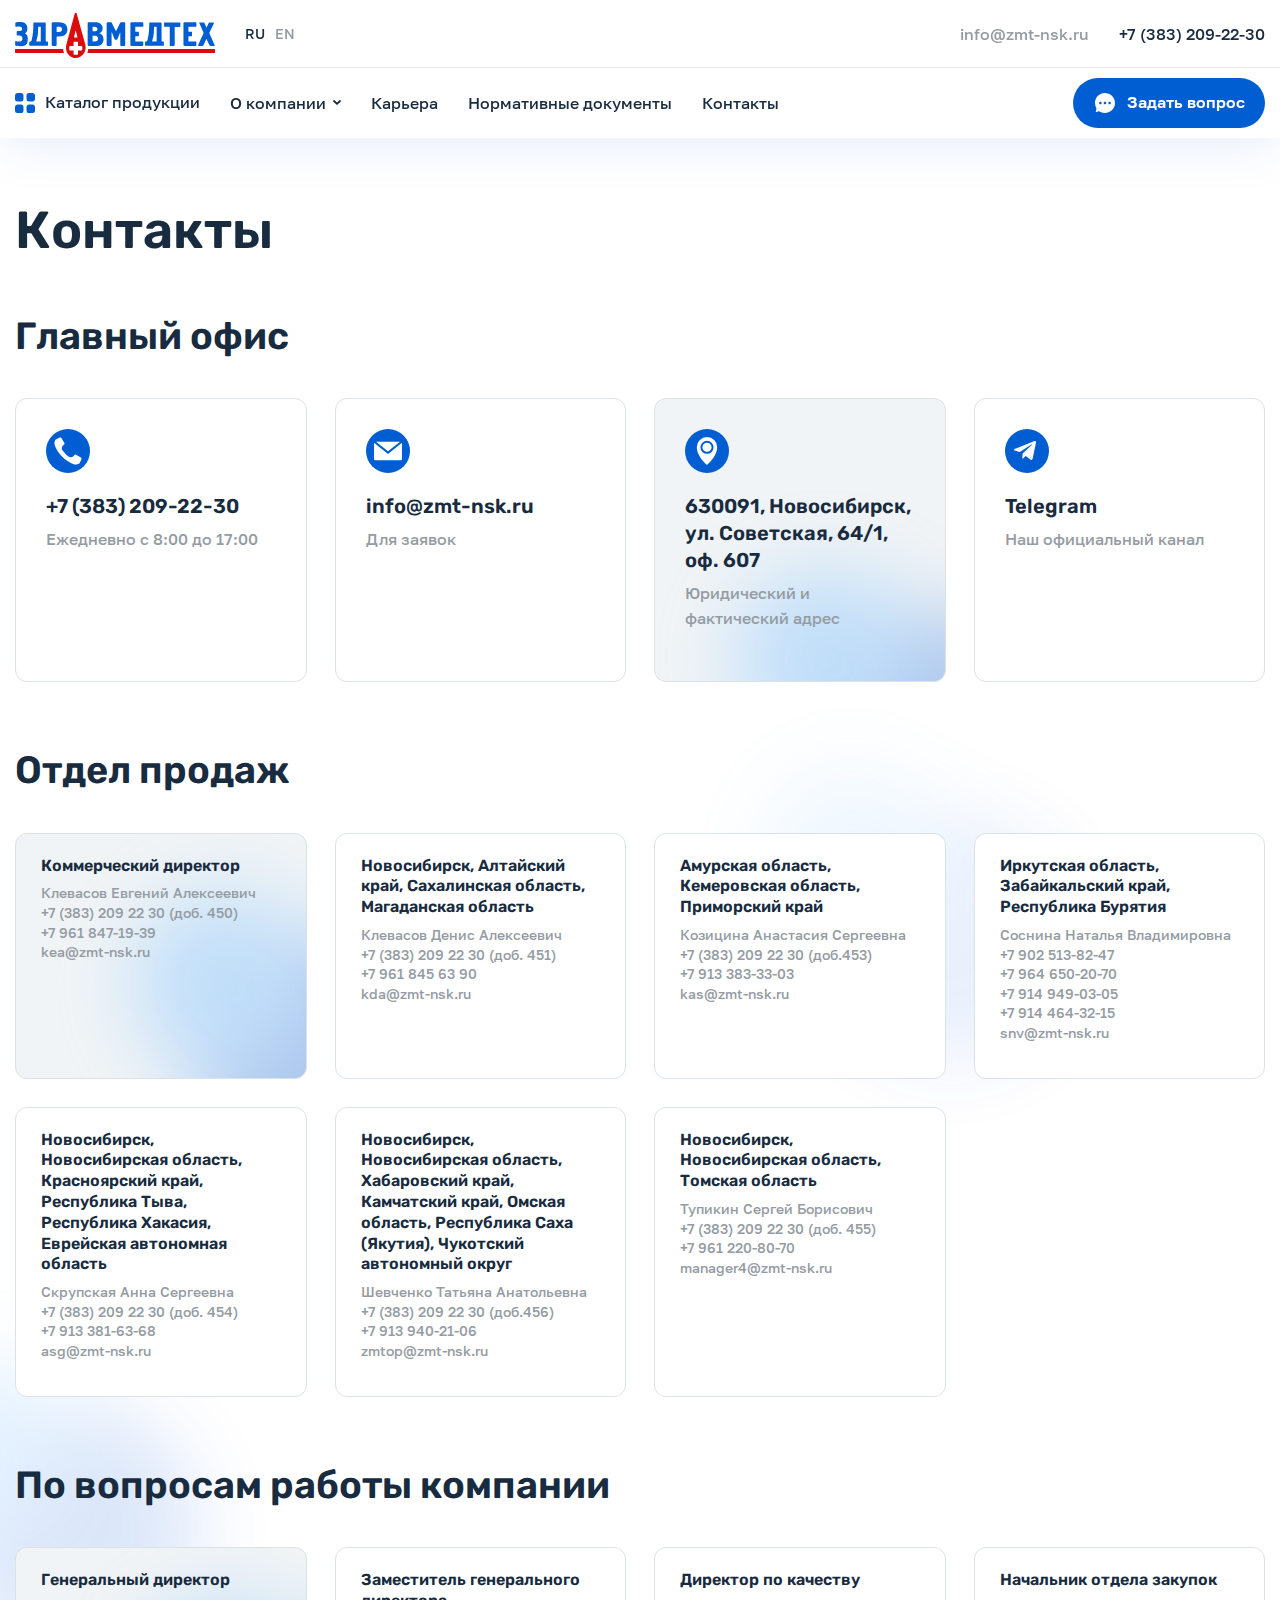
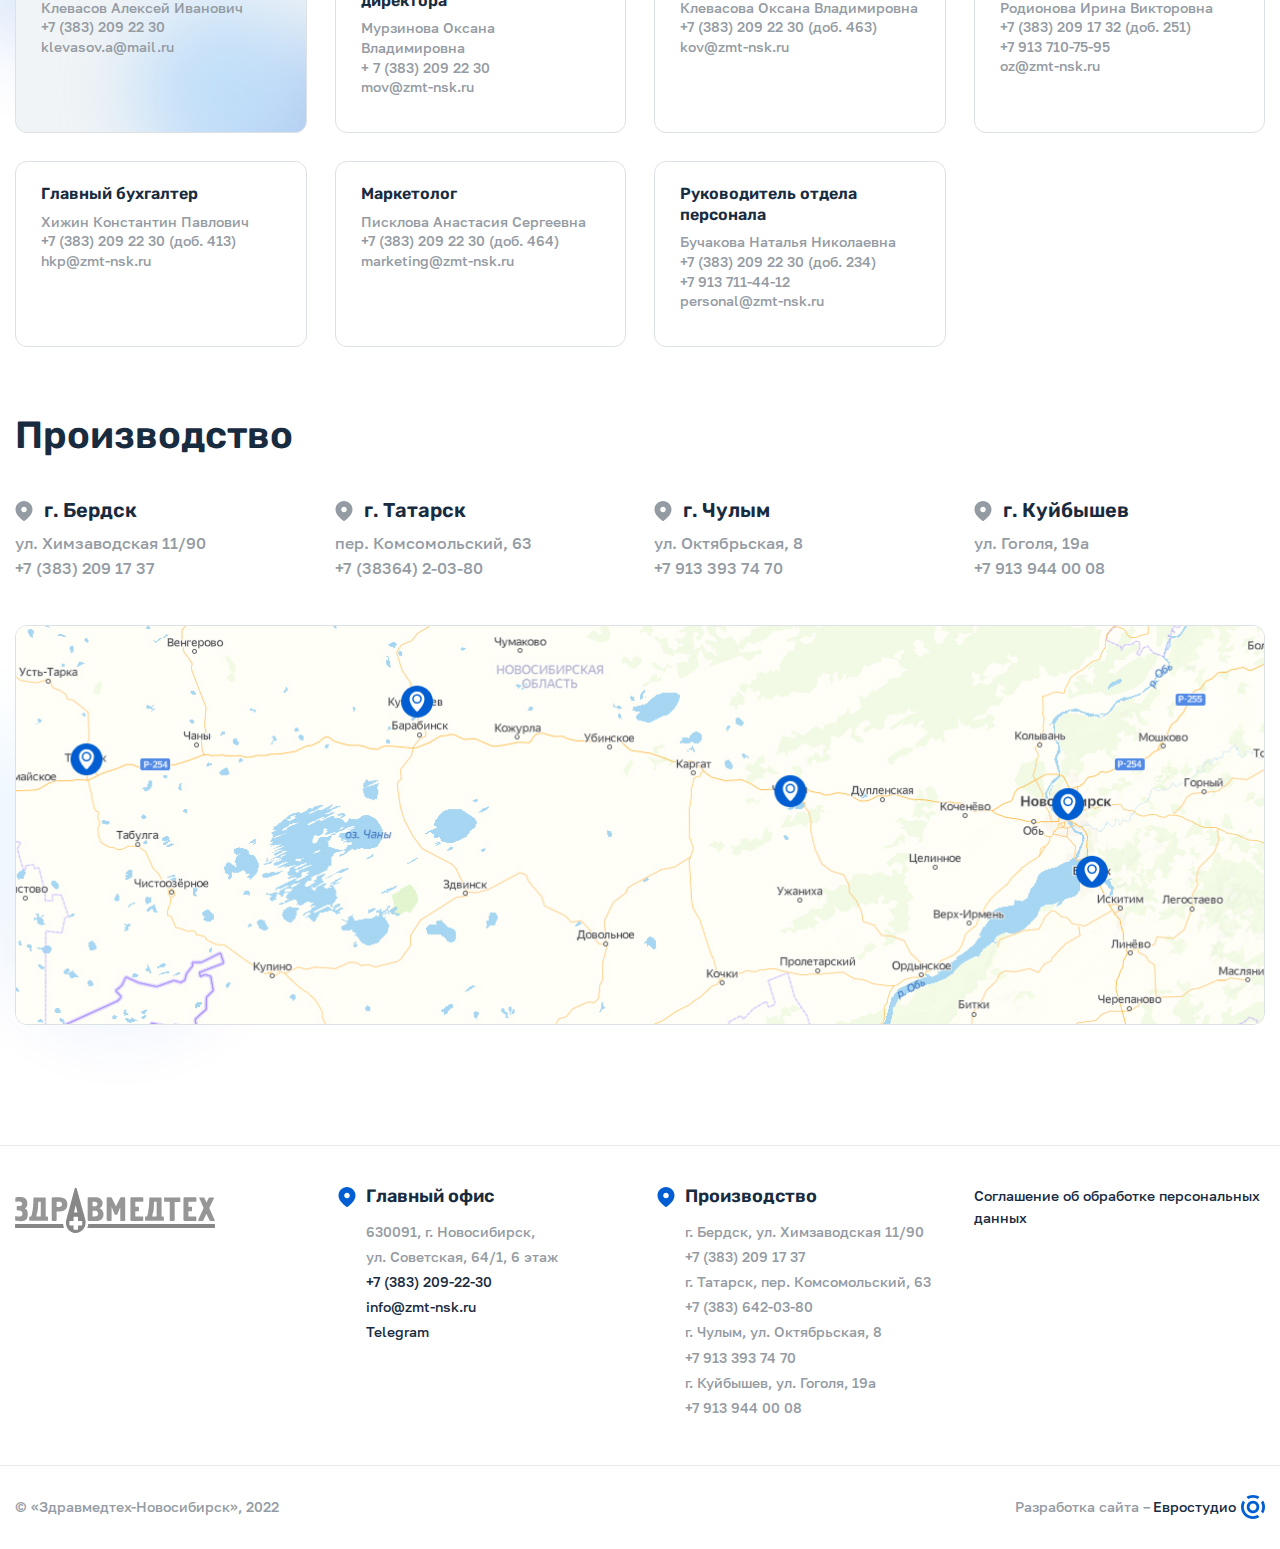
<file: contacts.html>
<!DOCTYPE html>
<html lang="ru">
    <head>
        <title>Zdravmedtech</title>
        <meta http-equiv="Content-type" content="text/html;charset=UTF-8">
        <meta name="viewport" content="width=device-width, initial-scale=1.0, maximum-scale=1.0, user-scalable=0">
        <meta name="format-detection" content="telephone=no">
        <link rel="stylesheet" href="css/style.css">
        <link type="image/x-icon" href="img/favicon.ico" rel="shortcut icon">
        <link type="Image/x-icon" href="img/favicon.ico" rel="icon">
    </head>
    <body>
        <div class="wrapper">
            <header class="header">
                <div class="header__main-row main-row">
                    <div class="container">
                        <div class="main-row__body">
                            <div class="main-row__logo-group">
                                <div class="main-row__logo">
                                    <a href="./index.html">
                                        <img src="img/logo.svg" alt="logo" class="main-row__logo-img">
                                    </a>
                                </div>  
                                <div class="main-row__lang">
                                    <span class="main-row__lang-item main-row__lang-item_active text text_service">RU</span>
                                    <span class="main-row__lang-item text text_service">EN</span>
                                </div>
                            </div>
                            <div class="main-row__contacts">
                                <a href="#" class="main-row__mail text text_service">
                                    info@zmt-nsk.ru
                                </a>
                                <a href="#"  class="main-row__phone text text_service">+7 (383) 209-22-30</a>
                            </div>
                            <div class="main-row__mobile-btns">
                                <div class="main-row__catalog-btn">
                                    <svg class="main-row__catalog-icon" width="20" height="20" viewBox="0 0 20 20" fill="none" xmlns="http://www.w3.org/2000/svg"><path fill-rule="evenodd" clip-rule="evenodd" d="M2.54 0h3.38a2.55 2.55 0 0 1 2.54 2.56v3.41a2.54 2.54 0 0 1-2.54 2.56H2.54A2.55 2.55 0 0 1 0 5.97v-3.4A2.55 2.55 0 0 1 2.54 0Zm0 11.47h3.38a2.54 2.54 0 0 1 2.54 2.56v3.41A2.55 2.55 0 0 1 5.92 20H2.54A2.55 2.55 0 0 1 0 17.44v-3.4a2.55 2.55 0 0 1 2.54-2.57ZM17.46 0h-3.38a2.55 2.55 0 0 0-2.54 2.56v3.41a2.54 2.54 0 0 0 2.54 2.56h3.38c1.4 0 2.54-1.14 2.54-2.56v-3.4A2.55 2.55 0 0 0 17.46 0Zm-3.38 11.47h3.38c1.4 0 2.54 1.14 2.54 2.56v3.41A2.55 2.55 0 0 1 17.46 20h-3.38a2.55 2.55 0 0 1-2.54-2.56v-3.4a2.54 2.54 0 0 1 2.54-2.57Z" fill="#005ED2"/>
                                    </svg>
                                    <span>Каталог</span>
                                </div>
                                <div class="main-row__menu-btn">
                                    <svg class="main-row__menu-icon" width="20" height="20" viewBox="0 0 20 20" fill="none" xmlns="http://www.w3.org/2000/svg"><path d="M0 2C0 .9.9 0 2 0h16a2 2 0 1 1 0 4H2a2 2 0 0 1-2-2ZM0 18c0-1.1.9-2 2-2h16a2 2 0 1 1 0 4H2a2 2 0 0 1-2-2ZM0 10c0-1.1.9-2 2-2h16a2 2 0 1 1 0 4H2a2 2 0 0 1-2-2Z" fill="#005ED2"/>
                                    </svg>
                                    <span>Меню</span>
                                </div>
                            </div>
                        </div>
                    </div>
                </div>
                <nav class="header__menu-row menu-row">
                    <div class="container">
                        <div class="menu-row__body">
                            <div class="menu-row__nav-row">
                                <div class="menu-row__catalog-btn">
                                    <svg class="menu-row__catalog-icon" width="20" height="20" viewBox="0 0 20 20" fill="none" xmlns="http://www.w3.org/2000/svg"><path fill-rule="evenodd" clip-rule="evenodd" d="M2.54 0h3.38a2.55 2.55 0 0 1 2.54 2.56v3.41a2.54 2.54 0 0 1-2.54 2.56H2.54A2.55 2.55 0 0 1 0 5.97v-3.4A2.55 2.55 0 0 1 2.54 0Zm0 11.47h3.38a2.54 2.54 0 0 1 2.54 2.56v3.41A2.55 2.55 0 0 1 5.92 20H2.54A2.55 2.55 0 0 1 0 17.44v-3.4a2.55 2.55 0 0 1 2.54-2.57ZM17.46 0h-3.38a2.55 2.55 0 0 0-2.54 2.56v3.41a2.54 2.54 0 0 0 2.54 2.56h3.38c1.4 0 2.54-1.14 2.54-2.56v-3.4A2.55 2.55 0 0 0 17.46 0Zm-3.38 11.47h3.38c1.4 0 2.54 1.14 2.54 2.56v3.41A2.55 2.55 0 0 1 17.46 20h-3.38a2.55 2.55 0 0 1-2.54-2.56v-3.4a2.54 2.54 0 0 1 2.54-2.57Z" fill="#005ED2"/>
                                    </svg>
                                    <span>Каталог продукции</span>
                                </div>
                                <ul class="menu-row__menu-list">
                                    <li class="menu-row__menu-item">
                                        <div class="menu-row__menu-item_click">
                                            <span>
                                                О компании
                                            </span>
                                            <svg class="menu-row__arrow" width="8" height="5" viewBox="0 0 8 5" fill="none" xmlns="http://www.w3.org/2000/svg"><path d="M7 1 4 3.85 1 1" stroke="inherit" stroke-width="1.8" stroke-linecap="round" stroke-linejoin="round"/>
                                            </svg>
                                        </div>
                                        <ul class="menu-row__sub-menu-list">
                                            <li class="menu-row__sub-menu-item">
                                                <a href="./about.html">О компании</a>
                                            </li>
                                            <li class="menu-row__sub-menu-item">
                                                <a href="#">Преимущества</a>
                                            </li>
                                            <li class="menu-row__sub-menu-item">
                                                <a href="#">История</a>
                                            </li>
                                            <li class="menu-row__sub-menu-item">
                                                <a href="./news.html">Новости</a>
                                            </li>
                                            <li class="menu-row__sub-menu-item">
                                                <a href="#">Обучение</a>
                                            </li>
                                        </ul>
                                    </li>
                                    <li class="menu-row__menu-item">
                                        <a href="#">Карьера</a>
                                    </li>
                                    <li class="menu-row__menu-item">
                                        <a href="#">Нормативные документы</a>
                                    </li>
                                    <li class="menu-row__menu-item">
                                        <a href="./contacts.html">Контакты</a>
                                    </li>
                                </ul>
                            </div>
                            <a href="#" class="menu-row__question">
                                <svg class="menu-row__question-icon" width="24" height="24" viewBox="0 0 24 24" fill="none" xmlns="http://www.w3.org/2000/svg"><path fill-rule="evenodd" clip-rule="evenodd" d="M2 12.02a10 10 0 1 1 5.08 8.68c-.51-.31-.94-.54-1.49-.36l-2.02.6c-.51.16-.97-.24-.82-.78l.67-2.25c.11-.3.09-.64-.07-.9a10.59 10.59 0 0 1-1.35-5Zm8.7 0c0 .7.57 1.28 1.28 1.29a1.28 1.28 0 0 0 0-2.57c-.7 0-1.28.57-1.28 1.28Zm4.61 0c0 .7.57 1.29 1.28 1.29a1.28 1.28 0 0 0 0-2.57c-.71 0-1.28.57-1.28 1.29Zm-7.94 1.29c-.7 0-1.28-.58-1.28-1.29a1.28 1.28 0 1 1 2.56 0c0 .7-.57 1.28-1.28 1.29Z" fill="#fff"/></svg>
                                <span>
                                    Задать вопрос
                                </span>
                            </a>
                            <div class="menu-row__mobile-contacts">
                                <div class="menu-row__lang">
                                    <span class="menu-row__lang-item menu-row__lang-item_active text text_service">RU</span>
                                    <span class="menu-row__lang-item text text_service">EN</span>
                                </div>
                                <div class="menu-row__contacts">
                                    <p class="menu-row__mail text text_service">
                                        info@zmt-nsk.ru
                                    </p>
                                    <a href="#" class="menu-row__phone text text_service">+7 (383) 209-22-30</a>
                                </div>
                            </div>
                        </div>
                    </div>
                </nav>
                <div class="header__catalog-row catalog-row">
                    <div class="container">
                        <div class="catalog-row__body">
                                <svg class="catalog-row__cross" width="18" height="18" viewBox="0 0 18 18" fill="none" xmlns="http://www.w3.org/2000/svg"><path fill-rule="evenodd" clip-rule="evenodd" d="M2.5 1.09a1 1 0 0 0-1.4 1.42l6.48 6.43-6.48 6.42a1 1 0 0 0 1.4 1.42L9 10.35l6.5 6.44a1 1 0 0 0 1.4-1.42l-6.48-6.43L16.9 2.5a1 1 0 1 0-1.41-1.42l-6.5 6.44L2.5 1.09Z" fill="inherit"/></svg>
                            <ul class="catalog-row__menu">
                                <li class="catalog-row__menu-item">
                                    <div class="catalog-row__menu-title ">
                                        <p class="title">Одноразовые хирургические комплекты</p>
                                        <svg class="catalog-row__arrow catalog-row__arrow_frst" width="8" height="5" viewBox="0 0 8 5" fill="none" xmlns="http://www.w3.org/2000/svg"><path d="M7 1 4 3.85 1 1" stroke="#182B3F" stroke-width="1.8" stroke-linecap="round" stroke-linejoin="round"></path>
                                        </svg>
                                    </div>
                                    <ul class="catalog-row__sub-menu catalog-row__sub-menu_frst">
                                        <li class="catalog-row__sub-menu-item">
                                            <a href="#">
                                                Общая хирургия / Универсальные комплекты
                                            </a>
                                        </li>
                                        <li class="catalog-row__sub-menu-item">
                                            <a href="#">
                                                Лапаротомия / Общая хирургия
                                            </a>
                                        </li>
                                        <li class="catalog-row__sub-menu-item">
                                            <a href="#">
                                                Кардиохирургия
                                            </a>
                                        </li>
                                        <li class="catalog-row__sub-menu-item">
                                            <a href="#">
                                                Ангиография
                                            </a>
                                        </li>
                                        <li class="catalog-row__sub-menu-item">
                                            <a href="#">
                                                Нейрохирургия
                                            </a>
                                        </li>
                                        <li class="catalog-row__sub-menu-item">
                                            <a href="#">
                                                Травматология и ортопедия
                                            </a>
                                        </li>
                                        <li class="catalog-row__sub-menu-item">
                                            <a href="#">
                                                Пластическая и реконструктивная хирургия
                                            </a>
                                        </li>
                                        <li class="catalog-row__sub-menu-item">
                                            <a href="#">
                                                Общая хирургия / Универсальные комплекты
                                            </a>
                                        </li>
                                        <li class="catalog-row__sub-menu-item">
                                            <a href="#">
                                                Офтальмология
                                            </a>
                                        </li>
                                        <li class="catalog-row__sub-menu-item">
                                            <a href="#">
                                                Акушерство и гинекология / Урология
                                            </a>
                                        </li>
                                        <li class="catalog-row__sub-menu-item">
                                            <a href="#">
                                                Оториноларингология / Стоматология
                                            </a>
                                        </li>
                                        <li class="catalog-row__sub-menu-item">
                                            <a href="#">
                                                Гемодиализ
                                            </a>
                                        </li><li class="catalog-row__sub-menu-item">
                                            <a href="#">
                                                Комплект защитный врача-инфекциониста
                                            </a>
                                        </li>
                                    </ul>
                                </li>
                                <li class="catalog-row__menu-item">
                                    <div class="catalog-row__menu-title catalog-row__menu-title_scnd">
                                        <p class="title">Защита персонала</p>
                                        <svg class="catalog-row__arrow catalog-row__arrow_scnd" width="8" height="5" viewBox="0 0 8 5" fill="none" xmlns="http://www.w3.org/2000/svg"><path d="M7 1 4 3.85 1 1" stroke="#182B3F" stroke-width="1.8" stroke-linecap="round" stroke-linejoin="round"></path>
                                        </svg>
                                    </div>
                                    <ul class="catalog-row__sub-menu catalog-row__sub-menu_scnd">
                                        <li class="catalog-row__sub-menu-item">
                                            <a href="#">
                                                Халаты хирургические 
                                            </a>
                                        </li>
                                        <li class="catalog-row__sub-menu-item">
                                            <a href="#">
                                                Костюмы хирургические 
                                            </a>
                                        </li>
                                        <li class="catalog-row__sub-menu-item">
                                            <a href="#">
                                                Бахилы хирургические 
                                            </a>
                                        </li>
                                        <li class="catalog-row__sub-menu-item">
                                            <a href="#">
                                                Шапочки хирургические 
                                            </a>
                                        </li>
                                    </ul>
                                </li>
                                <li class="catalog-row__menu-item">
                                    <div class="catalog-row__menu-title catalog-row__menu-title_thrd">
                                        <p class="title">Хирургические простыни и принадлежности</p>
                                        <svg class="catalog-row__arrow catalog-row__arrow_thrd" width="8" height="5" viewBox="0 0 8 5" fill="none" xmlns="http://www.w3.org/2000/svg"><path d="M7 1 4 3.85 1 1" stroke="#182B3F" stroke-width="1.8" stroke-linecap="round" stroke-linejoin="round"></path>
                                        </svg>
                                    </div>
                                    <ul class="catalog-row__sub-menu catalog-row__sub-menu_thrd">
                                        <li class="catalog-row__sub-menu-item">
                                            <a href="#">
                                                Хирургические простыни и принадлежности
                                            </a>
                                        </li>
                                        <li class="catalog-row__sub-menu-item">
                                            <a href="#">
                                                Принадлежности для операционной
                                            </a>
                                        </li>
                                    </ul>
                                </li>
                            </ul>
                        </div>
                    </div>
                </div>
                <div class="header__mobile-menu-row mobile-menu-row">
                    <div class="container">
                        <div class="mobile-menu-row__body">
                            <p class="mobile-menu-row__title">
                                Меню
                            </p>
                            <svg class="mobile-menu-row__cross" width="17" height="17" viewBox="0 0 17 17" fill="none" xmlns="http://www.w3.org/2000/svg"><path d="M.76.59a2 2 0 0 1 2.83 0l12.31 12.3a2 2 0 0 1-2.83 2.84L.76 3.4A2 2 0 0 1 .76.6Z" fill="#005ED2"/><path d="M.59 15.73a2 2 0 0 1 0-2.83L12.89.59a2 2 0 1 1 2.84 2.82L3.4 15.73a2 2 0 0 1-2.82 0Z" fill="#005ED2"/></svg>
                        </div>
                    </div>
                </div>
                <div class="header__mobile-catalog-row mobile-catalog-row">
                    <div class="container">
                        <div class="mobile-catalog-row__body">
                            <p class="mobile-catalog-row__title">
                                Каталог
                            </p>
                            <svg class="mobile-catalog-row__cross" width="17" height="17" viewBox="0 0 17 17" fill="none" xmlns="http://www.w3.org/2000/svg"><path d="M.76.59a2 2 0 0 1 2.83 0l12.31 12.3a2 2 0 0 1-2.83 2.84L.76 3.4A2 2 0 0 1 .76.6Z" fill="#005ED2"/><path d="M.59 15.73a2 2 0 0 1 0-2.83L12.89.59a2 2 0 1 1 2.84 2.82L3.4 15.73a2 2 0 0 1-2.82 0Z" fill="#005ED2"/></svg>
                        </div>
                    </div>
                </div>
            </header>
            <div class="content">

                <svg class="bg-img bg-img_top" width="478" height="460" viewBox="0 0 478 460" fill="none" xmlns="http://www.w3.org/2000/svg"><g opacity=".4" filter="url(#a)"><path d="M270.31 380C340.83 380 398 322.73 398 252.1c0-70.65-57.17-127.91-127.69-127.91-70.51 0-127.68 57.26-127.68 127.9 0 70.64 57.17 127.91 127.69 127.91Z" fill="#0052D4" fill-opacity=".7"/><path d="M170 260a90 90 0 1 0 0-180 90 90 0 0 0 0 180Z" fill="#79BEFF"/></g><defs><filter id="a" x="0" y="0" width="478" height="460" filterUnits="userSpaceOnUse" color-interpolation-filters="sRGB"><feFlood flood-opacity="0" result="BackgroundImageFix"/><feBlend in="SourceGraphic" in2="BackgroundImageFix" result="shape"/><feGaussianBlur stdDeviation="40" result="effect1_foregroundBlur_51_707"/></filter></defs></svg>

                <svg class="bg-img bg-img_center" width="478" height="460" viewBox="0 0 478 460" fill="none" xmlns="http://www.w3.org/2000/svg"><g opacity=".4" filter="url(#a)"><path d="M270.31 380C340.83 380 398 322.73 398 252.1c0-70.65-57.17-127.91-127.69-127.91-70.51 0-127.68 57.26-127.68 127.9 0 70.64 57.17 127.91 127.69 127.91Z" fill="#0052D4" fill-opacity=".7"/><path d="M170 260a90 90 0 1 0 0-180 90 90 0 0 0 0 180Z" fill="#79BEFF"/></g><defs><filter id="a" x="0" y="0" width="478" height="460" filterUnits="userSpaceOnUse" color-interpolation-filters="sRGB"><feFlood flood-opacity="0" result="BackgroundImageFix"/><feBlend in="SourceGraphic" in2="BackgroundImageFix" result="shape"/><feGaussianBlur stdDeviation="40" result="effect1_foregroundBlur_51_707"/></filter></defs></svg>

                <svg class="bg-img bg-img_bottom" width="478" height="460" viewBox="0 0 478 460" fill="none" xmlns="http://www.w3.org/2000/svg"><g opacity=".4" filter="url(#a)"><path d="M270.31 380C340.83 380 398 322.73 398 252.1c0-70.65-57.17-127.91-127.69-127.91-70.51 0-127.68 57.26-127.68 127.9 0 70.64 57.17 127.91 127.69 127.91Z" fill="#0052D4" fill-opacity=".7"/><path d="M170 260a90 90 0 1 0 0-180 90 90 0 0 0 0 180Z" fill="#79BEFF"/></g><defs><filter id="a" x="0" y="0" width="478" height="460" filterUnits="userSpaceOnUse" color-interpolation-filters="sRGB"><feFlood flood-opacity="0" result="BackgroundImageFix"/><feBlend in="SourceGraphic" in2="BackgroundImageFix" result="shape"/><feGaussianBlur stdDeviation="40" result="effect1_foregroundBlur_51_707"/></filter></defs></svg>

                <div class="popup-form">
                    <div class="popup-form__body">
                        <svg class="popup-form__cross" width="18" height="18" viewBox="0 0 18 18" fill="none" xmlns="http://www.w3.org/2000/svg"><path fill-rule="evenodd" clip-rule="evenodd" d="M2.5 1.09a1 1 0 0 0-1.4 1.42l6.48 6.43-6.48 6.42a1 1 0 0 0 1.4 1.42L9 10.35l6.5 6.44a1 1 0 0 0 1.4-1.42l-6.48-6.43L16.9 2.5a1 1 0 1 0-1.41-1.42l-6.5 6.44L2.5 1.09Z" fill="inherit"/></svg>
                        <div class="popup-form__title title">
                            Задать вопрос
                        </div>
                        <div class="popup-form__text text_small">
                            Для того чтобы получить прайс-лист или задать нам вопрос, отправьте сообщение и мы пришлем файл на вашу электронную почту.
                        </div>
                        <form action="#">
                            <input name="email" class="popup-form__item" type="text" inputmode="email" placeholder="Email *" required>
                            <input name="name" class="popup-form__item" type="text" inputmode="text" placeholder="ФИО *" required>
                            <!-- <input> -->
                            <select name="city" class="popup-form__item" placeholder="Город *" required>
                                <option disabled selected>
                                    Город
                                </option>
                                <option>
                                    Новосибирск
                                </option>
                                <option>
                                    Бердск
                                </option>
                                <option>
                                    Искитим
                                </option>
                                <option>
                                    Кемерово
                                </option>
                                <option>
                                    Татарск
                                </option>
                            </select>
                            <input name="company" class="popup-form__item" type="text" inputmode="text" placeholder="Компания *" required>
                            <input name="company" class="popup-form__item" type="text" inputmode="number" placeholder="Телефон">
                            <textarea name="message"  rows="5" placeholder="Сообщение" class="popup-form__message"></textarea>
                            <button type="submit" class="text">
                                <svg width="20" height="18" viewBox="0 0 20 18" fill="none" xmlns="http://www.w3.org/2000/svg">
                                    <path d="M7.84784 11.3839L7.517 16.2064C7.99034 16.2064 8.19534 15.9957 8.44118 15.7426L10.6604 13.5447L15.2588 17.0346C16.1022 17.5217 16.6964 17.2652 16.9239 16.2306L19.9423 1.57302L19.9431 1.57216C20.2106 0.280167 19.4923 -0.225058 18.6706 0.0918952L0.928504 7.13136C-0.282359 7.61845 -0.264025 8.31799 0.722666 8.63494L5.25861 10.0971L15.7947 3.26488C16.2905 2.92461 16.7414 3.11288 16.3705 3.45315L7.84784 11.3839Z" fill="white"/>
                                    </svg>
                                Отправить
                            </button>
                        </form>
                    </div>
                </div>

                <section class="contacts">
                    <div class="container">
                        <h1 class="contacts__title title">Контакты</h1>
                        <div class="contacts__main">
                            <h2 class="contacts__subtitle title">
                                Главный офис
                            </h2>
                            <div class="contacts__grid">
                                <div class="contacts__main-item contacts__item">
                                    <svg width="44" height="44" viewBox="0 0 44 44" fill="none" xmlns="http://www.w3.org/2000/svg"><path d="M22 44a22 22 0 1 0 0-44 22 22 0 0 0 0 44Z" fill="inherit"/><path fill-rule="evenodd" clip-rule="evenodd" d="m35.44 30.07-.02.06c-.22.57-.44 1.13-.68 1.7-.2.48-.4.96-.63 1.43-.14.28-.36.72-.58.94-.22.23-.47.43-.74.6-1.53.98-3.45.84-5.14.39-7.24-1.94-16.9-11.6-18.84-18.84-.45-1.7-.59-3.61.4-5.15.16-.26.36-.5.59-.73.22-.22.66-.44.94-.58a99.65 99.65 0 0 1 3.13-1.31l.06-.02a1.32 1.32 0 0 1 1.63.57l2.8 4.85a1.33 1.33 0 0 1-.48 1.82 4 4 0 0 0-2.02 2.6 3.83 3.83 0 0 0 .7 3.15c.86 1.1 1.78 2.14 2.77 3.12.98 1 2.02 1.92 3.12 2.76a3.83 3.83 0 0 0 3.15.7 4 4 0 0 0 2.6-2 1.33 1.33 0 0 1 1.82-.5l4.85 2.8a1.32 1.32 0 0 1 .57 1.64Z" fill="inherit"/></svg>
                                    <div>
                                        <p class="contacts__item-title contacts__item-title_big title">
                                            +7 (383) 209-22-30
                                        </p>
                                        <p class="contacts__item-text contacts__item-text_big text">
                                            Ежедневно с 8:00 до 17:00
                                        </p>
                                    </div>
                                </div>
                                <div class="contacts__main-item contacts__item">
                                    <svg width="44" height="44" viewBox="0 0 44 44" fill="none" xmlns="http://www.w3.org/2000/svg"><path d="M22 44a22 22 0 1 0 0-44 22 22 0 0 0 0 44Z" fill="inherit"/><path fill-rule="evenodd" clip-rule="evenodd" d="M35.1 31.18a.87.87 0 0 0 .86-.88V13.82l-13.34 10.6a1 1 0 0 1-1.24 0L8.04 13.81V30.3a.87.87 0 0 0 .87.88h26.18ZM34 12.82l-12 9.54-12-9.54h24Z" fill="inherit"/></svg>
                                    <div>
                                        <p class="contacts__item-title contacts__item-title_big title">
                                            info@zmt-nsk.ru
                                        </p>
                                        <p class="contacts__item-text contacts__item-text_big text">
                                            Для заявок
                                        </p>
                                    </div>
                                </div>
                                <div class="contacts__main-item contacts__item grey-card">
                                    <svg width="44" height="44" viewBox="0 0 44 44" fill="none" xmlns="http://www.w3.org/2000/svg"><path d="M22 44a22 22 0 1 0 0-44 22 22 0 0 0 0 44Z" fill="inherit"/><path fill-rule="evenodd" clip-rule="evenodd" d="M22 13.69a4.58 4.58 0 1 0 0 9.16 4.58 4.58 0 0 0 0-9.16Zm0 11.12a6.55 6.55 0 1 1 0-13.1 6.55 6.55 0 0 1 0 13.1Zm-.2 10.99c-4.77-4.01-10.03-11.06-10.03-17.53a10.23 10.23 0 1 1 20.46 0c0 4.16-2.3 8.54-4.7 11.82a33.43 33.43 0 0 1-5.33 5.7l-.2.17-.2-.16Z" fill="inherit"/></svg>
                                    <div>
                                        <p class="contacts__item-title contacts__item-title_big title">
                                            630091, Новосибирск, ул. Советская, 64/1, оф. 607
                                        </p>
                                        <p class="contacts__item-text contacts__item-text_big text">
                                            Юридический и фактический адрес
                                        </p>
                                    </div>
                                </div>
                                <a href="https://t.me/+MAqv2ojJOq05NjAy" class="contacts__main-item contacts__item">
                                    <svg width="44" height="44" viewBox="0 0 44 44" fill="none" xmlns="http://www.w3.org/2000/svg"><path d="M22 44a22 22 0 1 0 0-44 22 22 0 0 0 0 44Z" fill="inherit"/><path d="m17.63 24.52-.36 5.3c.52 0 .74-.22 1.02-.5l2.44-2.42 5.05 3.84c.93.53 1.59.25 1.84-.89l3.32-16.12c.3-1.42-.5-1.98-1.4-1.63l-19.52 7.74c-1.33.54-1.31 1.31-.23 1.66l5 1.6 11.58-7.5c.55-.38 1.05-.18.64.2l-9.38 8.72Z" fill="inherit"/></svg>
                                    <div>
                                        <p class="contacts__item-title contacts__item-title_big title">
                                            Telegram
                                        </p>
                                        <p class="contacts__item-text contacts__item-text_big text">
                                            Наш официальный канал
                                        </p>
                                    </div>
                                </a>
                            </div>
                        </div>
                        <div class="contacts__sales">
                            <h2 class="contacts__subtitle title">
                                Отдел продаж
                            </h2>
                            <div class="contacts__grid">
                                <div class="contacts__item grey-card">
                                    <p class="contacts__item-title title">
                                        Коммерческий директор
                                    </p>
                                    <p class="contacts__item-text text">
                                        Клевасов Евгений Алексеевич<br>
                                        +7 (383) 209 22 30
                                        (доб. 450)<br>
                                        +7 961 847-19-39<br>	
                                        kea@zmt-nsk.ru
                                    </p>
                                </div>
                                <div class="contacts__item">
                                    <p class="contacts__item-title title">
                                        Новосибирск, Алтайский край, Сахалинская область, Магаданская область
                                    </p>
                                    <p class="contacts__item-text text">
                                        Клевасов Денис Алексеевич<br>
                                        +7 (383) 209 22 30 (доб. 451)<br>
                                        +7 961 845 63 90<br>
                                        kda@zmt-nsk.ru
                                    </p>
                                </div>
                                <div class="contacts__item">
                                    <p class="contacts__item-title title">
                                        Амурская область, Кемеровская область, Приморский край
                                    </p>
                                    <p class="contacts__item-text text">
                                        Козицина Анастасия Сергеевна<br>	
                                        +7 (383) 209 22 30
                                        (доб.453)<br>
                                        +7 913 383-33-03<br>	
                                        kas@zmt-nsk.ru
                                    </p>
                                </div>
                                <div class="contacts__item">
                                    <p class="contacts__item-title title">
                                        Иркутская область, 
                                        Забайкальский край, 
                                        Республика Бурятия

                                    </p>
                                    <p class="contacts__item-text text">
                                        Соснина Наталья Владимировна<br>	
                                        +7 902 513-82-47<br>
                                        +7 964 650-20-70<br>
                                        +7 914 949-03-05<br>
                                        +7 914 464-32-15<br>
                                        snv@zmt-nsk.ru
                                    </p>
                                </div>
                                <div class="contacts__item">
                                    <p class="contacts__item-title title">
                                        Новосибирск, Новосибирская область,
                                        Красноярский край,
                                        Республика Тыва,
                                        Республика Хакасия,
                                        Еврейская автономная область
                                    </p>
                                    <p class="contacts__item-text text">
                                        Скрупская Анна Сергеевна<br>	
                                        +7 (383) 209 22 30
                                        (доб. 454)<br>
                                        +7 913 381-63-68<br>	
                                        asg@zmt-nsk.ru
                                    </p>
                                </div>
                                <div class="contacts__item">
                                    <p class="contacts__item-title title">
                                        Новосибирск, Новосибирская область, Хабаровский край, Камчатский край, Омская область, Республика Саха (Якутия), Чукотский автономный округ
                                    </p>
                                    <p class="contacts__item-text text">
                                        Шевченко Татьяна Анатольевна<br>
                                        +7 (383) 209 22 30 (доб.456)<br>
                                        +7 913 940-21-06<br>
                                        zmtop@zmt-nsk.ru
                                    </p>
                                </div>
                                <div class="contacts__item">
                                    <p class="contacts__item-title title">
                                        Новосибирск, Новосибирская область, Томская область
                                    </p>
                                    <p class="contacts__item-text text">
                                        Тупикин Сергей Борисович<br>
                                        +7 (383) 209 22 30 (доб. 455)<br>
                                        +7 961 220-80-70<br>
                                        manager4@zmt-nsk.ru
                                    </p>
                                </div>
                            </div>
                        </div>
                        <div class="contacts__questions">
                            <h2 class="contacts__subtitle title">
                                По вопросам работы компании 
                            </h2>
                            <div class="contacts__grid">
                                <div class="contacts__item grey-card">
                                    <p class="contacts__item-title title">
                                        Генеральный директор
                                    </p>
                                    <p class="contacts__item-text text">
                                        Клевасов Алексей Иванович<br>
                                        +7 (383) 209 22 30<br>
                                        klevasov.a@mail.ru
                                    </p>
                                </div>
                                <div class="contacts__item">
                                    <p class="contacts__item-title title">
                                        Заместитель генерального директора
                                    </p>
                                    <p class="contacts__item-text text">
                                        Мурзинова Оксана Владимировна	<br>
                                        + 7 (383) 209 22 30	<br>
                                        mov@zmt-nsk.ru
                                    </p>
                                </div>
                                <div class="contacts__item">
                                    <p class="contacts__item-title title">
                                        Директор по качеству
                                    </p>
                                    <p class="contacts__item-text text">
                                        Клевасова Оксана Владимировна<br>
                                        +7 (383) 209 22 30
                                        (доб. 463)<br>
                                        kov@zmt-nsk.ru
                                    </p>
                                </div>
                                <div class="contacts__item">
                                    <p class="contacts__item-title title">
                                        Начальник отдела закупок
                                    </p>
                                    <p class="contacts__item-text text">
                                        Родионова Ирина Викторовна<br>
                                        +7 (383) 209 17 32 (доб. 251)<br>
                                        +7 913 710-75-95<br>
                                        oz@zmt-nsk.ru
                                    </p>
                                </div>
                                <div class="contacts__item">
                                    <p class="contacts__item-title title">
                                        Главный бухгалтер
                                    </p>
                                    <p class="contacts__item-text text">
                                        Хижин Константин Павлович<br>	
                                        +7 (383) 209 22 30
                                        (доб. 413)<br>
                                        hkp@zmt-nsk.ru
                                    </p>
                                </div>
                                <div class="contacts__item">
                                    <p class="contacts__item-title title">
                                        Маркетолог
                                    </p>
                                    <p class="contacts__item-text text">
                                        Писклова Анастасия Сергеевна<br>	
                                        +7 (383) 209 22 30
                                        (доб. 464)<br>
                                        marketing@zmt-nsk.ru
                                    </p>
                                </div>
                                <div class="contacts__item">
                                    <p class="contacts__item-title title">
                                        Руководитель отдела персонала
                                    </p>
                                    <p class="contacts__item-text text">
                                        Бучакова Наталья Николаевна	<br>
                                        +7 (383) 209 22 30
                                        (доб. 234)<br>
                                        +7 913 711-44-12<br>
                                        personal@zmt-nsk.ru
                                    </p>
                                </div>
                            </div>
                        </div>
                        <div class="contacts__production">
                            <h2 class="contacts__subtitle title">
                                Производство
                            </h2>
                            <div class="contacts__grid">
                                <div class="contacts__production-item">
                                    <p class="contacts__item-title contacts__item-title_big title">
                                        <svg width="24" height="24" viewBox="0 0 24 24" fill="none" xmlns="http://www.w3.org/2000/svg">
                                            <path fill-rule="evenodd" clip-rule="evenodd" d="M3.5 10.3178C3.5 5.71789 7.34388 2 11.9934 2C16.6561 2 20.5 5.71789 20.5 10.3178C20.5 12.6357 19.657 14.7876 18.2695 16.6116C16.7388 18.6235 14.8522 20.3765 12.7285 21.7524C12.2425 22.0704 11.8039 22.0944 11.2704 21.7524C9.13474 20.3765 7.24809 18.6235 5.7305 16.6116C4.34198 14.7876 3.5 12.6357 3.5 10.3178ZM9.19423 10.5768C9.19423 12.1177 10.4517 13.3297 11.9934 13.3297C13.5362 13.3297 14.8058 12.1177 14.8058 10.5768C14.8058 9.0478 13.5362 7.77683 11.9934 7.77683C10.4517 7.77683 9.19423 9.0478 9.19423 10.5768Z" fill="inherit"/>
                                        </svg>
                                        г. Бердск
                                    </p>
                                    <p class="contacts__item-text contacts__item-text_big text">
                                        ул. Химзаводская 11/90<br>
                                        +7 (383) 209 17 37
                                    </p>
                                </div>
                                <div class="contacts__production-item">
                                    <p class="contacts__item-title contacts__item-title_big title">
                                        <svg width="24" height="24" viewBox="0 0 24 24" fill="none" xmlns="http://www.w3.org/2000/svg">
                                            <path fill-rule="evenodd" clip-rule="evenodd" d="M3.5 10.3178C3.5 5.71789 7.34388 2 11.9934 2C16.6561 2 20.5 5.71789 20.5 10.3178C20.5 12.6357 19.657 14.7876 18.2695 16.6116C16.7388 18.6235 14.8522 20.3765 12.7285 21.7524C12.2425 22.0704 11.8039 22.0944 11.2704 21.7524C9.13474 20.3765 7.24809 18.6235 5.7305 16.6116C4.34198 14.7876 3.5 12.6357 3.5 10.3178ZM9.19423 10.5768C9.19423 12.1177 10.4517 13.3297 11.9934 13.3297C13.5362 13.3297 14.8058 12.1177 14.8058 10.5768C14.8058 9.0478 13.5362 7.77683 11.9934 7.77683C10.4517 7.77683 9.19423 9.0478 9.19423 10.5768Z" fill="inherit"/>
                                        </svg>
                                        г. Татарск
                                    </p>
                                    <p class="contacts__item-text contacts__item-text_big text">
                                        пер. Комсомольский, 63<br>
                                        +7 (38364) 2-03-80
                                    </p>
                                </div>
                                <div class="contacts__production-item">
                                    <p class="contacts__item-title contacts__item-title_big title">
                                        <svg width="24" height="24" viewBox="0 0 24 24" fill="none" xmlns="http://www.w3.org/2000/svg">
                                            <path fill-rule="evenodd" clip-rule="evenodd" d="M3.5 10.3178C3.5 5.71789 7.34388 2 11.9934 2C16.6561 2 20.5 5.71789 20.5 10.3178C20.5 12.6357 19.657 14.7876 18.2695 16.6116C16.7388 18.6235 14.8522 20.3765 12.7285 21.7524C12.2425 22.0704 11.8039 22.0944 11.2704 21.7524C9.13474 20.3765 7.24809 18.6235 5.7305 16.6116C4.34198 14.7876 3.5 12.6357 3.5 10.3178ZM9.19423 10.5768C9.19423 12.1177 10.4517 13.3297 11.9934 13.3297C13.5362 13.3297 14.8058 12.1177 14.8058 10.5768C14.8058 9.0478 13.5362 7.77683 11.9934 7.77683C10.4517 7.77683 9.19423 9.0478 9.19423 10.5768Z" fill="inherit"/>
                                        </svg>
                                        г. Чулым
                                    </p>
                                    <p class="contacts__item-text contacts__item-text_big text">
                                        ул. Октябрьская, 8<br>
                                        +7 913 393 74 70
                                    </p>
                                </div>
                                <div class="contacts__production-item">
                                    <p class="contacts__item-title contacts__item-title_big title">
                                        <svg width="24" height="24" viewBox="0 0 24 24" fill="none" xmlns="http://www.w3.org/2000/svg">
                                            <path fill-rule="evenodd" clip-rule="evenodd" d="M3.5 10.3178C3.5 5.71789 7.34388 2 11.9934 2C16.6561 2 20.5 5.71789 20.5 10.3178C20.5 12.6357 19.657 14.7876 18.2695 16.6116C16.7388 18.6235 14.8522 20.3765 12.7285 21.7524C12.2425 22.0704 11.8039 22.0944 11.2704 21.7524C9.13474 20.3765 7.24809 18.6235 5.7305 16.6116C4.34198 14.7876 3.5 12.6357 3.5 10.3178ZM9.19423 10.5768C9.19423 12.1177 10.4517 13.3297 11.9934 13.3297C13.5362 13.3297 14.8058 12.1177 14.8058 10.5768C14.8058 9.0478 13.5362 7.77683 11.9934 7.77683C10.4517 7.77683 9.19423 9.0478 9.19423 10.5768Z" fill="inherit"/>
                                        </svg>
                                        г. Куйбышев
                                    </p>
                                    <p class="contacts__item-text contacts__item-text_big text">
                                        ул. Гоголя, 19а<br>
                                        +7 913 944 00 08
                                    </p>
                                </div>
                            </div>
                            <div class="contacts__map">
                                <img src="/img/map.jpg" alt="map">
                            </div>
                        </div>
                    </div>
                </section>
            </div>
            <footer class="footer">
                <div class="main-footer">
                    <div class="container">
                        <div class="main-footer__grid">
                            <div class="main-footer__column">
                                <a href="#">
                                    <img src="img/logo.svg" alt="logo" class="main-footer__logo">
                                </a>
                            </div>
                            <div class="main-footer__column">
                                <div class="main-footer__title-row">
                                    <img src="img/icon/location-icon.svg" alt="location" class="main-footer__icon">
                                    <div class="main-footer__title title title_small">
                                        Главный офис
                                    </div>
                                </div>
                                <p class="main-footer__text text text_service">
                                    630091, г. Новосибирск,<br>ул. Советская, 64/1, 6 этаж
                                </p>
                                <a href="#" class="main-footer__link main-footer__link_mg text text_service">
                                    +7 (383) 209-22-30
                                </a>
                                <a href="#" class="main-footer__link main-footer__link_mg text text_service">
                                    info@zmt-nsk.ru
                                </a>
                                <a href="#" class="main-footer__link main-footer__link_mg text text_service">
                                    Telegram
                                </a>
                            </div>
                            <div class="main-footer__column">
                                <div class="main-footer__title-row">
                                    <img src="img/icon/location-icon.svg" alt="location" class="main-footer__icon">
                                    <div class="main-footer__title title title_small">
                                        Производство
                                    </div>
                                </div>
                                <p class="main-footer__text text text_service">
                                    г. Бердск, ул. Химзаводская 11/90 
                                </p>
                                <p class="main-footer__text text text_service">
                                    +7 (383) 209 17 37
                                </p>
                                <p class="main-footer__text text text_service">
                                    г. Татарск, пер. Комсомольский, 63 
                                </p>
                                <p class="main-footer__text text text_service">
                                    +7 (383) 642-03-80
                                </p>
                                <p class="main-footer__text text text_service">
                                    г. Чулым, ул. Октябрьская, 8
                                </p>
                                <p class="main-footer__text text text_service">
                                    +7 913 393 74 70
                                </p>
                                <p class="main-footer__text text text_service">
                                    г. Куйбышев, ул. Гоголя, 19а 
                                </p>
                                <p class="main-footer__text text text_service">
                                    +7 913 944 00 08
                                </p>
                            </div>
                            <div class="main-footer__column">
                                <a href="#" class="main-footer__link text text_service">
                                    Соглашение об обработке персональных данных
                                </a>
                            </div>
                        </div>
                    </div>
                </div>
                <div class="second-footer">
                    <div class="container">
                        <div class="second-footer__row">
                            <p class="second-footer__text text text_service">
                                © «Здравмедтех-Новосибирск», 2022 
                            </p>
                            <a href="https://www.eurostudio.ru/" class="second-footer__dev-info">
                                <span class="second-footer__text text text_service">
                                    Разработка сайта –
                                </span>
                                <span class="second-footer__link text text_service">
                                    Евростудио
                                </span>
                                <img src="img/eurostudio-logo.svg" alt="Eurostudio" class="second-footer__dev-logo">
                            </a>
                        </div>
                    </div>
                </div>
            </footer>
        </div>
        <!-- Подключение скрипта для бургера -->
        <script src="https://ajax.googleapis.com/ajax/libs/jquery/3.4.1/jquery.min.js"></script>
        <script src="js/burger.js"></script>
        <!-- Подключение скрипта для галереи -->
        <script src="js/slick.js"></script>
        <script src="js/script.js"></script>
        <script src="js/popup.js"></script>
    </body>
</html>
</file>
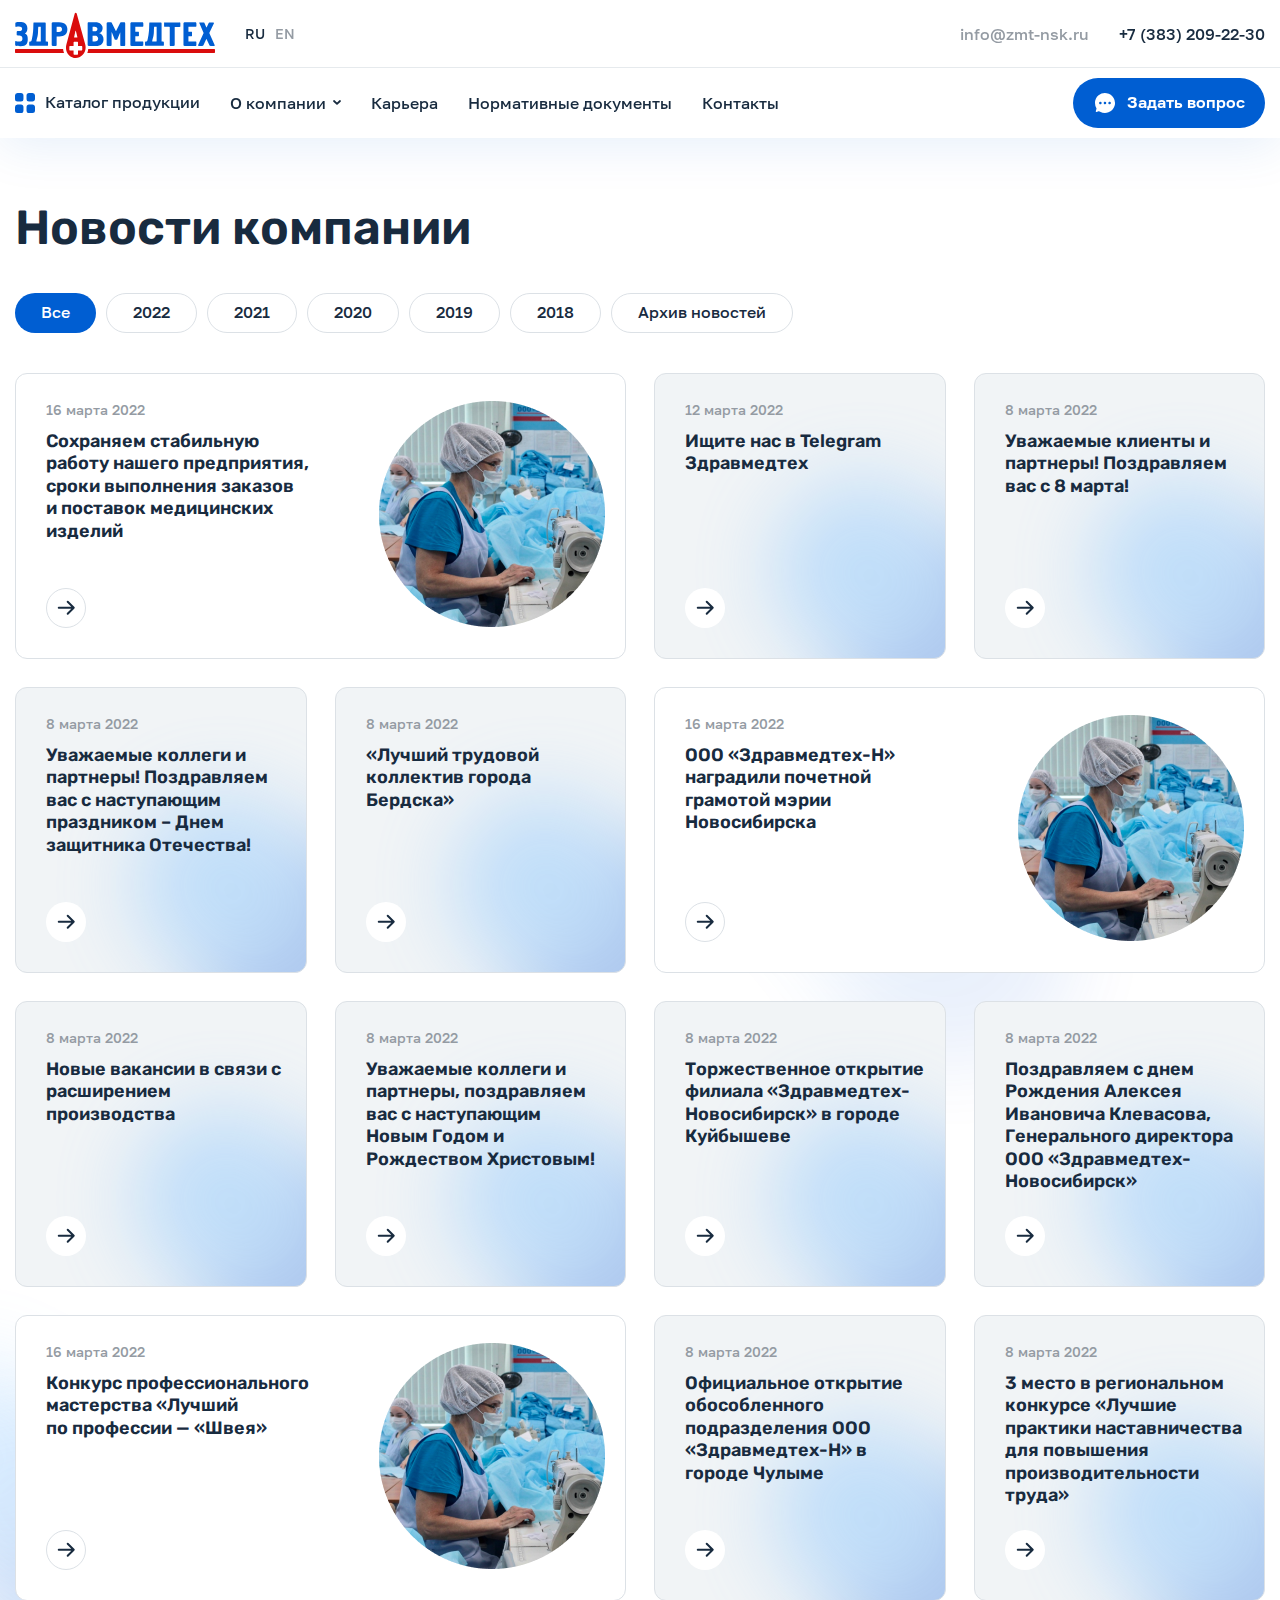
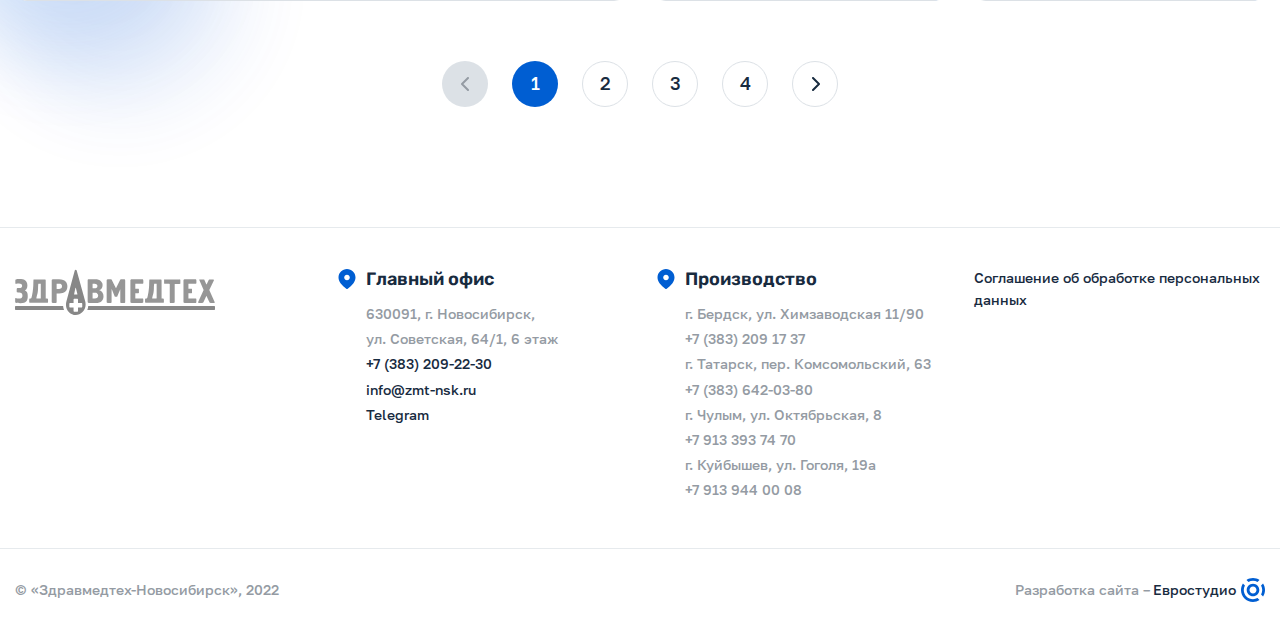
<file: news.html>
<!DOCTYPE html>
<html lang="ru">
    <head>
        <title>Zdravmedtech</title>
        <meta http-equiv="Content-type" content="text/html;charset=UTF-8">
        <meta name="viewport" content="width=device-width, initial-scale=1.0, maximum-scale=1.0, user-scalable=0">
        <meta name="format-detection" content="telephone=no">
        <link rel="stylesheet" href="css/style.css">
        <link type="image/x-icon" href="img/favicon.ico" rel="shortcut icon">
        <link type="Image/x-icon" href="img/favicon.ico" rel="icon">
    </head>
    <body>
        <div class="wrapper">
            <header class="header">
                <div class="header__main-row main-row">
                    <div class="container">
                        <div class="main-row__body">
                            <div class="main-row__logo-group">
                                <div class="main-row__logo">
                                    <a href="#">
                                        <img src="img/logo.svg" alt="logo" class="main-row__logo-img">
                                    </a>
                                </div>  
                                <div class="main-row__lang">
                                    <span class="main-row__lang-item main-row__lang-item_active text text_service">RU</span>
                                    <span class="main-row__lang-item text text_service">EN</span>
                                </div>
                            </div>
                            <div class="main-row__contacts">
                                <a href="mailto:info@zmt-nsk.ru" class="main-row__mail text text_service">
                                    info@zmt-nsk.ru
                                </a>
                                <a href="#"  class="main-row__phone text text_service">+7 (383) 209-22-30</a>
                            </div>
                            <div class="main-row__mobile-btns">
                                <div class="main-row__catalog-btn">
                                    <svg class="main-row__catalog-icon" width="20" height="20" viewBox="0 0 20 20" fill="none" xmlns="http://www.w3.org/2000/svg"><path fill-rule="evenodd" clip-rule="evenodd" d="M2.54 0h3.38a2.55 2.55 0 0 1 2.54 2.56v3.41a2.54 2.54 0 0 1-2.54 2.56H2.54A2.55 2.55 0 0 1 0 5.97v-3.4A2.55 2.55 0 0 1 2.54 0Zm0 11.47h3.38a2.54 2.54 0 0 1 2.54 2.56v3.41A2.55 2.55 0 0 1 5.92 20H2.54A2.55 2.55 0 0 1 0 17.44v-3.4a2.55 2.55 0 0 1 2.54-2.57ZM17.46 0h-3.38a2.55 2.55 0 0 0-2.54 2.56v3.41a2.54 2.54 0 0 0 2.54 2.56h3.38c1.4 0 2.54-1.14 2.54-2.56v-3.4A2.55 2.55 0 0 0 17.46 0Zm-3.38 11.47h3.38c1.4 0 2.54 1.14 2.54 2.56v3.41A2.55 2.55 0 0 1 17.46 20h-3.38a2.55 2.55 0 0 1-2.54-2.56v-3.4a2.54 2.54 0 0 1 2.54-2.57Z" fill="#005ED2"/>
                                    </svg>
                                    <span>Каталог</span>
                                </div>
                                <div class="main-row__menu-btn">
                                    <svg class="main-row__menu-icon" width="20" height="20" viewBox="0 0 20 20" fill="none" xmlns="http://www.w3.org/2000/svg"><path d="M0 2C0 .9.9 0 2 0h16a2 2 0 1 1 0 4H2a2 2 0 0 1-2-2ZM0 18c0-1.1.9-2 2-2h16a2 2 0 1 1 0 4H2a2 2 0 0 1-2-2ZM0 10c0-1.1.9-2 2-2h16a2 2 0 1 1 0 4H2a2 2 0 0 1-2-2Z" fill="#005ED2"/>
                                    </svg>
                                    <span>Меню</span>
                                </div>
                            </div>
                        </div>
                    </div>
                </div>
                <nav class="header__menu-row menu-row">
                    <div class="container">
                        <div class="menu-row__body">
                            <div class="menu-row__nav-row">
                                <div class="menu-row__catalog-btn">
                                    <svg class="menu-row__catalog-icon" width="20" height="20" viewBox="0 0 20 20" fill="none" xmlns="http://www.w3.org/2000/svg"><path fill-rule="evenodd" clip-rule="evenodd" d="M2.54 0h3.38a2.55 2.55 0 0 1 2.54 2.56v3.41a2.54 2.54 0 0 1-2.54 2.56H2.54A2.55 2.55 0 0 1 0 5.97v-3.4A2.55 2.55 0 0 1 2.54 0Zm0 11.47h3.38a2.54 2.54 0 0 1 2.54 2.56v3.41A2.55 2.55 0 0 1 5.92 20H2.54A2.55 2.55 0 0 1 0 17.44v-3.4a2.55 2.55 0 0 1 2.54-2.57ZM17.46 0h-3.38a2.55 2.55 0 0 0-2.54 2.56v3.41a2.54 2.54 0 0 0 2.54 2.56h3.38c1.4 0 2.54-1.14 2.54-2.56v-3.4A2.55 2.55 0 0 0 17.46 0Zm-3.38 11.47h3.38c1.4 0 2.54 1.14 2.54 2.56v3.41A2.55 2.55 0 0 1 17.46 20h-3.38a2.55 2.55 0 0 1-2.54-2.56v-3.4a2.54 2.54 0 0 1 2.54-2.57Z" fill="#005ED2"/>
                                    </svg>
                                    <span>Каталог продукции</span>
                                </div>
                                <ul class="menu-row__menu-list">
                                    <li class="menu-row__menu-item">
                                        <div class="menu-row__menu-item_click">
                                            <span>
                                                О компании
                                            </span>
                                            <svg class="menu-row__arrow" width="8" height="5" viewBox="0 0 8 5" fill="none" xmlns="http://www.w3.org/2000/svg"><path d="M7 1 4 3.85 1 1" stroke="inherit" stroke-width="1.8" stroke-linecap="round" stroke-linejoin="round"/>
                                            </svg>
                                        </div>
                                        <ul class="menu-row__sub-menu-list">
                                            <li class="menu-row__sub-menu-item">
                                                <a href="./about.html">О компании</a>
                                            </li>
                                            <li class="menu-row__sub-menu-item">
                                                <a href="#">Преимущества</a>
                                            </li>
                                            <li class="menu-row__sub-menu-item">
                                                <a href="#">История</a>
                                            </li>
                                            <li class="menu-row__sub-menu-item">
                                                <a href="./news.html">Новости</a>
                                            </li>
                                            <li class="menu-row__sub-menu-item">
                                                <a href="#">Обучение</a>
                                            </li>
                                        </ul>
                                    </li>
                                    <li class="menu-row__menu-item">
                                        <a href="#">Карьера</a>
                                    </li>
                                    <li class="menu-row__menu-item">
                                        <a href="#">Нормативные документы</a>
                                    </li>
                                    <li class="menu-row__menu-item">
                                        <a href="./contacts.html">Контакты</a>
                                    </li>
                                </ul>
                            </div>
                            <a href="#" class="menu-row__question">
                                <svg class="menu-row__question-icon" width="24" height="24" viewBox="0 0 24 24" fill="none" xmlns="http://www.w3.org/2000/svg"><path fill-rule="evenodd" clip-rule="evenodd" d="M2 12.02a10 10 0 1 1 5.08 8.68c-.51-.31-.94-.54-1.49-.36l-2.02.6c-.51.16-.97-.24-.82-.78l.67-2.25c.11-.3.09-.64-.07-.9a10.59 10.59 0 0 1-1.35-5Zm8.7 0c0 .7.57 1.28 1.28 1.29a1.28 1.28 0 0 0 0-2.57c-.7 0-1.28.57-1.28 1.28Zm4.61 0c0 .7.57 1.29 1.28 1.29a1.28 1.28 0 0 0 0-2.57c-.71 0-1.28.57-1.28 1.29Zm-7.94 1.29c-.7 0-1.28-.58-1.28-1.29a1.28 1.28 0 1 1 2.56 0c0 .7-.57 1.28-1.28 1.29Z" fill="#fff"/></svg>
                                <span>
                                    Задать вопрос
                                </span>
                            </a>
                            <div class="menu-row__mobile-contacts">
                                <div class="menu-row__lang">
                                    <span class="menu-row__lang-item menu-row__lang-item_active text text_service">RU</span>
                                    <span class="menu-row__lang-item text text_service">EN</span>
                                </div>
                                <div class="menu-row__contacts">
                                    <p class="menu-row__mail text text_service">
                                        info@zmt-nsk.ru
                                    </p>
                                    <a href="#" class="menu-row__phone text text_service">+7 (383) 209-22-30</a>
                                </div>
                            </div>
                        </div>
                    </div>
                </nav>
                <div class="header__catalog-row catalog-row">
                    <div class="container">
                        <div class="catalog-row__body">
                                <svg class="catalog-row__cross" width="18" height="18" viewBox="0 0 18 18" fill="none" xmlns="http://www.w3.org/2000/svg"><path fill-rule="evenodd" clip-rule="evenodd" d="M2.5 1.09a1 1 0 0 0-1.4 1.42l6.48 6.43-6.48 6.42a1 1 0 0 0 1.4 1.42L9 10.35l6.5 6.44a1 1 0 0 0 1.4-1.42l-6.48-6.43L16.9 2.5a1 1 0 1 0-1.41-1.42l-6.5 6.44L2.5 1.09Z" fill="inherit"/></svg>
                            <ul class="catalog-row__menu">
                                <li class="catalog-row__menu-item">
                                    <div class="catalog-row__menu-title ">
                                        <p class="title">Одноразовые хирургические комплекты</p>
                                        <svg class="catalog-row__arrow catalog-row__arrow_frst" width="8" height="5" viewBox="0 0 8 5" fill="none" xmlns="http://www.w3.org/2000/svg"><path d="M7 1 4 3.85 1 1" stroke="#182B3F" stroke-width="1.8" stroke-linecap="round" stroke-linejoin="round"></path>
                                        </svg>
                                    </div>
                                    <ul class="catalog-row__sub-menu catalog-row__sub-menu_frst">
                                        <li class="catalog-row__sub-menu-item">
                                            <a href="#">
                                                Общая хирургия / Универсальные комплекты
                                            </a>
                                        </li>
                                        <li class="catalog-row__sub-menu-item">
                                            <a href="#">
                                                Лапаротомия / Общая хирургия
                                            </a>
                                        </li>
                                        <li class="catalog-row__sub-menu-item">
                                            <a href="#">
                                                Кардиохирургия
                                            </a>
                                        </li>
                                        <li class="catalog-row__sub-menu-item">
                                            <a href="#">
                                                Ангиография
                                            </a>
                                        </li>
                                        <li class="catalog-row__sub-menu-item">
                                            <a href="#">
                                                Нейрохирургия
                                            </a>
                                        </li>
                                        <li class="catalog-row__sub-menu-item">
                                            <a href="#">
                                                Травматология и ортопедия
                                            </a>
                                        </li>
                                        <li class="catalog-row__sub-menu-item">
                                            <a href="#">
                                                Пластическая и реконструктивная хирургия
                                            </a>
                                        </li>
                                        <li class="catalog-row__sub-menu-item">
                                            <a href="#">
                                                Общая хирургия / Универсальные комплекты
                                            </a>
                                        </li>
                                        <li class="catalog-row__sub-menu-item">
                                            <a href="#">
                                                Офтальмология
                                            </a>
                                        </li>
                                        <li class="catalog-row__sub-menu-item">
                                            <a href="#">
                                                Акушерство и гинекология / Урология
                                            </a>
                                        </li>
                                        <li class="catalog-row__sub-menu-item">
                                            <a href="#">
                                                Оториноларингология / Стоматология
                                            </a>
                                        </li>
                                        <li class="catalog-row__sub-menu-item">
                                            <a href="#">
                                                Гемодиализ
                                            </a>
                                        </li><li class="catalog-row__sub-menu-item">
                                            <a href="#">
                                                Комплект защитный врача-инфекциониста
                                            </a>
                                        </li>
                                    </ul>
                                </li>
                                <li class="catalog-row__menu-item">
                                    <div class="catalog-row__menu-title catalog-row__menu-title_scnd">
                                        <p class="title">Защита персонала</p>
                                        <svg class="catalog-row__arrow catalog-row__arrow_scnd" width="8" height="5" viewBox="0 0 8 5" fill="none" xmlns="http://www.w3.org/2000/svg"><path d="M7 1 4 3.85 1 1" stroke="#182B3F" stroke-width="1.8" stroke-linecap="round" stroke-linejoin="round"></path>
                                        </svg>
                                    </div>
                                    <ul class="catalog-row__sub-menu catalog-row__sub-menu_scnd">
                                        <li class="catalog-row__sub-menu-item">
                                            <a href="#">
                                                Халаты хирургические 
                                            </a>
                                        </li>
                                        <li class="catalog-row__sub-menu-item">
                                            <a href="#">
                                                Костюмы хирургические 
                                            </a>
                                        </li>
                                        <li class="catalog-row__sub-menu-item">
                                            <a href="#">
                                                Бахилы хирургические 
                                            </a>
                                        </li>
                                        <li class="catalog-row__sub-menu-item">
                                            <a href="#">
                                                Шапочки хирургические 
                                            </a>
                                        </li>
                                    </ul>
                                </li>
                                <li class="catalog-row__menu-item">
                                    <div class="catalog-row__menu-title catalog-row__menu-title_thrd">
                                        <p class="title">Хирургические простыни и принадлежности</p>
                                        <svg class="catalog-row__arrow catalog-row__arrow_thrd" width="8" height="5" viewBox="0 0 8 5" fill="none" xmlns="http://www.w3.org/2000/svg"><path d="M7 1 4 3.85 1 1" stroke="#182B3F" stroke-width="1.8" stroke-linecap="round" stroke-linejoin="round"></path>
                                        </svg>
                                    </div>
                                    <ul class="catalog-row__sub-menu catalog-row__sub-menu_thrd">
                                        <li class="catalog-row__sub-menu-item">
                                            <a href="#">
                                                Хирургические простыни и принадлежности
                                            </a>
                                        </li>
                                        <li class="catalog-row__sub-menu-item">
                                            <a href="#">
                                                Принадлежности для операционной
                                            </a>
                                        </li>
                                    </ul>
                                </li>
                            </ul>
                        </div>
                    </div>
                </div>
                <div class="header__mobile-menu-row mobile-menu-row">
                    <div class="container">
                        <div class="mobile-menu-row__body">
                            <p class="mobile-menu-row__title">
                                Меню
                            </p>
                            <svg class="mobile-menu-row__cross" width="17" height="17" viewBox="0 0 17 17" fill="none" xmlns="http://www.w3.org/2000/svg"><path d="M.76.59a2 2 0 0 1 2.83 0l12.31 12.3a2 2 0 0 1-2.83 2.84L.76 3.4A2 2 0 0 1 .76.6Z" fill="#005ED2"/><path d="M.59 15.73a2 2 0 0 1 0-2.83L12.89.59a2 2 0 1 1 2.84 2.82L3.4 15.73a2 2 0 0 1-2.82 0Z" fill="#005ED2"/></svg>
                        </div>
                    </div>
                </div>
                <div class="header__mobile-catalog-row mobile-catalog-row">
                    <div class="container">
                        <div class="mobile-catalog-row__body">
                            <p class="mobile-catalog-row__title">
                                Каталог
                            </p>
                            <svg class="mobile-catalog-row__cross" width="17" height="17" viewBox="0 0 17 17" fill="none" xmlns="http://www.w3.org/2000/svg"><path d="M.76.59a2 2 0 0 1 2.83 0l12.31 12.3a2 2 0 0 1-2.83 2.84L.76 3.4A2 2 0 0 1 .76.6Z" fill="#005ED2"/><path d="M.59 15.73a2 2 0 0 1 0-2.83L12.89.59a2 2 0 1 1 2.84 2.82L3.4 15.73a2 2 0 0 1-2.82 0Z" fill="#005ED2"/></svg>
                        </div>
                    </div>
                </div>
            </header>
            <div class="content">

                <svg class="bg-img bg-img_top" width="478" height="460" viewBox="0 0 478 460" fill="none" xmlns="http://www.w3.org/2000/svg"><g opacity=".4" filter="url(#a)"><path d="M270.31 380C340.83 380 398 322.73 398 252.1c0-70.65-57.17-127.91-127.69-127.91-70.51 0-127.68 57.26-127.68 127.9 0 70.64 57.17 127.91 127.69 127.91Z" fill="#0052D4" fill-opacity=".7"/><path d="M170 260a90 90 0 1 0 0-180 90 90 0 0 0 0 180Z" fill="#79BEFF"/></g><defs><filter id="a" x="0" y="0" width="478" height="460" filterUnits="userSpaceOnUse" color-interpolation-filters="sRGB"><feFlood flood-opacity="0" result="BackgroundImageFix"/><feBlend in="SourceGraphic" in2="BackgroundImageFix" result="shape"/><feGaussianBlur stdDeviation="40" result="effect1_foregroundBlur_51_707"/></filter></defs></svg>

                <svg class="bg-img bg-img_center" width="478" height="460" viewBox="0 0 478 460" fill="none" xmlns="http://www.w3.org/2000/svg"><g opacity=".4" filter="url(#a)"><path d="M270.31 380C340.83 380 398 322.73 398 252.1c0-70.65-57.17-127.91-127.69-127.91-70.51 0-127.68 57.26-127.68 127.9 0 70.64 57.17 127.91 127.69 127.91Z" fill="#0052D4" fill-opacity=".7"/><path d="M170 260a90 90 0 1 0 0-180 90 90 0 0 0 0 180Z" fill="#79BEFF"/></g><defs><filter id="a" x="0" y="0" width="478" height="460" filterUnits="userSpaceOnUse" color-interpolation-filters="sRGB"><feFlood flood-opacity="0" result="BackgroundImageFix"/><feBlend in="SourceGraphic" in2="BackgroundImageFix" result="shape"/><feGaussianBlur stdDeviation="40" result="effect1_foregroundBlur_51_707"/></filter></defs></svg>

                <svg class="bg-img bg-img_bottom" width="478" height="460" viewBox="0 0 478 460" fill="none" xmlns="http://www.w3.org/2000/svg"><g opacity=".4" filter="url(#a)"><path d="M270.31 380C340.83 380 398 322.73 398 252.1c0-70.65-57.17-127.91-127.69-127.91-70.51 0-127.68 57.26-127.68 127.9 0 70.64 57.17 127.91 127.69 127.91Z" fill="#0052D4" fill-opacity=".7"/><path d="M170 260a90 90 0 1 0 0-180 90 90 0 0 0 0 180Z" fill="#79BEFF"/></g><defs><filter id="a" x="0" y="0" width="478" height="460" filterUnits="userSpaceOnUse" color-interpolation-filters="sRGB"><feFlood flood-opacity="0" result="BackgroundImageFix"/><feBlend in="SourceGraphic" in2="BackgroundImageFix" result="shape"/><feGaussianBlur stdDeviation="40" result="effect1_foregroundBlur_51_707"/></filter></defs></svg>

                <div class="popup-form">
                    <div class="popup-form__body">
                        <svg class="popup-form__cross" width="18" height="18" viewBox="0 0 18 18" fill="none" xmlns="http://www.w3.org/2000/svg"><path fill-rule="evenodd" clip-rule="evenodd" d="M2.5 1.09a1 1 0 0 0-1.4 1.42l6.48 6.43-6.48 6.42a1 1 0 0 0 1.4 1.42L9 10.35l6.5 6.44a1 1 0 0 0 1.4-1.42l-6.48-6.43L16.9 2.5a1 1 0 1 0-1.41-1.42l-6.5 6.44L2.5 1.09Z" fill="inherit"/></svg>
                        <div class="popup-form__title title">
                            Задать вопрос
                        </div>
                        <div class="popup-form__text text_small">
                            Для того чтобы получить прайс-лист или задать нам вопрос, отправьте сообщение и мы пришлем файл на вашу электронную почту.
                        </div>
                        <form action="#">
                            <input name="email" class="popup-form__item" type="text" inputmode="email" placeholder="Email *" required>
                            <input name="name" class="popup-form__item" type="text" inputmode="text" placeholder="ФИО *" required>
                            <!-- <input> -->
                            <select name="city" class="popup-form__item" placeholder="Город *" required>
                                <option disabled selected>
                                    Город
                                </option>
                                <option>
                                    Новосибирск
                                </option>
                                <option>
                                    Бердск
                                </option>
                                <option>
                                    Искитим
                                </option>
                                <option>
                                    Кемерово
                                </option>
                                <option>
                                    Татарск
                                </option>
                            </select>
                            <input name="company" class="popup-form__item" type="text" inputmode="text" placeholder="Компания *" required>
                            <input name="company" class="popup-form__item" type="text" inputmode="number" placeholder="Телефон">
                            <textarea name="message"  rows="5" placeholder="Сообщение" class="popup-form__message"></textarea>
                            <button type="submit" class="text">
                                <svg width="20" height="18" viewBox="0 0 20 18" fill="none" xmlns="http://www.w3.org/2000/svg">
                                    <path d="M7.84784 11.3839L7.517 16.2064C7.99034 16.2064 8.19534 15.9957 8.44118 15.7426L10.6604 13.5447L15.2588 17.0346C16.1022 17.5217 16.6964 17.2652 16.9239 16.2306L19.9423 1.57302L19.9431 1.57216C20.2106 0.280167 19.4923 -0.225058 18.6706 0.0918952L0.928504 7.13136C-0.282359 7.61845 -0.264025 8.31799 0.722666 8.63494L5.25861 10.0971L15.7947 3.26488C16.2905 2.92461 16.7414 3.11288 16.3705 3.45315L7.84784 11.3839Z" fill="white"/>
                                    </svg>
                                Отправить
                            </button>
                        </form>
                    </div>
                </div>

                <section class="news news-page">
                    <div class="container">
                        <h1 class="news__title news-page__title title">
                            Новости компании
                        </h1>
                        <div class="news-page__nav-row">
                            <button class="news-page__nav-item news-page__nav-item_active text">
                                Все
                            </button>
                            <button class="news-page__nav-item text">
                                2022
                            </button>
                            <button class="news-page__nav-item text">
                                2021
                            </button>
                            <button class="news-page__nav-item text">
                                2020
                            </button>
                            <button class="news-page__nav-item text">
                                2019
                            </button>
                            <button class="news-page__nav-item text">
                                2018
                            </button>
                            <button class="news-page__nav-item text">
                                Архив новостей
                            </button>
                        </div>                         
                        <div class="news__grid">
                            <a href="#" class="news__cards-item news__cards-item_wide">
                                <div class="news__column">
                                    <div>
                                        <div class="news__date text text_service">
                                            16 марта 2022
                                        </div>
                                        <div class="news__headline title title_small">
                                            Сохраняем стабильную работу нашего предприятия, сроки выполнения заказов<br>и поставок медицинских изделий
                                        </div>
                                    </div>
                                    <div class="news__button">
                                        <svg width="24" height="24" viewBox="0 0 24 24" fill="none" xmlns="http://www.w3.org/2000/svg"><path d="M19.75 11.73h-15M13.7 5.7l6.05 6.03-6.05 6.02" stroke="inherit" stroke-width="2" stroke-linecap="round" stroke-linejoin="round"/></svg>
                                    </div>
                                </div>
                                <div class="news__img"> 
                                    <img src="img/news-card.png" alt="news">
                                </div>
                            </a>
                            <a href="#" class="news__cards-item grey-card">
                                <div>
                                    <div class="news__date text text_service">
                                        12 марта 2022
                                    </div>
                                    <div class="news__headline title title_small">
                                        Ищите нас в Telegram Здравмедтех
                                    </div>
                                </div>
                                <div class="news__button">
                                    <svg width="24" height="24" viewBox="0 0 24 24" fill="none" xmlns="http://www.w3.org/2000/svg"><path d="M19.75 11.73h-15M13.7 5.7l6.05 6.03-6.05 6.02" stroke="inherit" stroke-width="2" stroke-linecap="round" stroke-linejoin="round"/></svg>
                                </div>
                            </a>
                            <a href="#" class="news__cards-item grey-card">
                                <div>
                                    <div class="news__date text text_service">
                                        8 марта 2022
                                    </div>
                                    <div class="news__headline title title_small">
                                        Уважаемые клиенты и партнеры! Поздравляем вас с 8 марта!
                                    </div>
                                </div>
                                    <div class="news__button">
                                        <svg width="24" height="24" viewBox="0 0 24 24" fill="none" xmlns="http://www.w3.org/2000/svg"><path d="M19.75 11.73h-15M13.7 5.7l6.05 6.03-6.05 6.02" stroke="inherit" stroke-width="2" stroke-linecap="round" stroke-linejoin="round"/></svg>
                                </div>
                            </a>
                            <a href="#" class="news__cards-item grey-card">
                                <div>
                                    <div class="news__date text text_service">
                                        8 марта 2022
                                    </div>
                                    <div class="news__headline title title_small">
                                        Уважаемые коллеги 
                                        и партнеры!
                                        Поздравляем вас с наступающим праздником
                                        – Днем защитника Отечества!
                                    </div>
                                </div>
                                    <div class="news__button">
                                        <svg width="24" height="24" viewBox="0 0 24 24" fill="none" xmlns="http://www.w3.org/2000/svg"><path d="M19.75 11.73h-15M13.7 5.7l6.05 6.03-6.05 6.02" stroke="inherit" stroke-width="2" stroke-linecap="round" stroke-linejoin="round"/></svg>
                                </div>
                            </a>
                            <a href="#" class="news__cards-item grey-card">
                                <div>
                                    <div class="news__date text text_service">
                                        8 марта 2022
                                    </div>
                                    <div class="news__headline title title_small">
                                        «Лучший трудовой коллектив города Бердска»
                                    </div>
                                </div>
                                    <div class="news__button">
                                        <svg width="24" height="24" viewBox="0 0 24 24" fill="none" xmlns="http://www.w3.org/2000/svg"><path d="M19.75 11.73h-15M13.7 5.7l6.05 6.03-6.05 6.02" stroke="inherit" stroke-width="2" stroke-linecap="round" stroke-linejoin="round"/></svg>
                                </div>
                            </a>
                            <a href="#" class="news__cards-item news__cards-item_wide">
                                <div class="news__column">
                                    <div>
                                        <div class="news__date text text_service">
                                            16 марта 2022
                                        </div>
                                        <div class="news__headline title title_small">
                                            ООО «Здравмедтех-Н» наградили почетной грамотой мэрии Новосибирска 
                                        </div>
                                    </div>
                                    <div class="news__button">
                                        <svg width="24" height="24" viewBox="0 0 24 24" fill="none" xmlns="http://www.w3.org/2000/svg"><path d="M19.75 11.73h-15M13.7 5.7l6.05 6.03-6.05 6.02" stroke="inherit" stroke-width="2" stroke-linecap="round" stroke-linejoin="round"/></svg>
                                    </div>
                                </div>
                                <div class="news__img"> 
                                    <img src="img/news-card.png" alt="news">
                                </div>
                            </a>
                            <a href="#" class="news__cards-item grey-card">
                                <div>
                                    <div class="news__date text text_service">
                                        8 марта 2022
                                    </div>
                                    <div class="news__headline title title_small">
                                        Новые вакансии в связи 
                                        с расширением производства
                                    </div>
                                </div>
                                    <div class="news__button">
                                        <svg width="24" height="24" viewBox="0 0 24 24" fill="none" xmlns="http://www.w3.org/2000/svg"><path d="M19.75 11.73h-15M13.7 5.7l6.05 6.03-6.05 6.02" stroke="inherit" stroke-width="2" stroke-linecap="round" stroke-linejoin="round"/></svg>
                                </div>
                            </a>
                            <a href="#" class="news__cards-item grey-card">
                                <div>
                                    <div class="news__date text text_service">
                                        8 марта 2022
                                    </div>
                                    <div class="news__headline title title_small">
                                        Уважаемые коллеги 
                                        и партнеры, поздравляем вас с наступающим Новым Годом и Рождеством Христовым!
                                    </div>
                                </div>
                                    <div class="news__button">
                                        <svg width="24" height="24" viewBox="0 0 24 24" fill="none" xmlns="http://www.w3.org/2000/svg"><path d="M19.75 11.73h-15M13.7 5.7l6.05 6.03-6.05 6.02" stroke="inherit" stroke-width="2" stroke-linecap="round" stroke-linejoin="round"/></svg>
                                </div>
                            </a>
                            <a href="#" class="news__cards-item grey-card">
                                <div>
                                    <div class="news__date text text_service">
                                        8 марта 2022
                                    </div>
                                    <div class="news__headline title title_small">
                                        Торжественное открытие филиала «Здравмедтех-Новосибирск» в городе Куйбышеве
                                    </div>
                                </div>
                                    <div class="news__button">
                                        <svg width="24" height="24" viewBox="0 0 24 24" fill="none" xmlns="http://www.w3.org/2000/svg"><path d="M19.75 11.73h-15M13.7 5.7l6.05 6.03-6.05 6.02" stroke="inherit" stroke-width="2" stroke-linecap="round" stroke-linejoin="round"/></svg>
                                </div>
                            </a>
                            <a href="#" class="news__cards-item grey-card">
                                <div>
                                    <div class="news__date text text_service">
                                        8 марта 2022
                                    </div>
                                    <div class="news__headline title title_small">
                                        Поздравляем с днем Рождения Алексея Ивановича Клевасова, Генерального директора ООО «Здравмедтех-Новосибирск»
                                    </div>
                                </div>
                                    <div class="news__button">
                                        <svg width="24" height="24" viewBox="0 0 24 24" fill="none" xmlns="http://www.w3.org/2000/svg"><path d="M19.75 11.73h-15M13.7 5.7l6.05 6.03-6.05 6.02" stroke="inherit" stroke-width="2" stroke-linecap="round" stroke-linejoin="round"/></svg>
                                </div>
                            </a>
                            <a href="#" class="news__cards-item news__cards-item_wide">
                                <div class="news__column">
                                    <div>
                                        <div class="news__date text text_service">
                                            16 марта 2022
                                        </div>
                                        <div class="news__headline title title_small">
                                            Конкурс профессионального мастерства «Лучший по профессии — «Швея»
                                        </div>
                                    </div>
                                    <div class="news__button">
                                        <svg width="24" height="24" viewBox="0 0 24 24" fill="none" xmlns="http://www.w3.org/2000/svg"><path d="M19.75 11.73h-15M13.7 5.7l6.05 6.03-6.05 6.02" stroke="inherit" stroke-width="2" stroke-linecap="round" stroke-linejoin="round"/></svg>
                                    </div>
                                </div>
                                <div class="news__img"> 
                                    <img src="img/news-card.png" alt="news">
                                </div>
                            </a>
                            <a href="#" class="news__cards-item grey-card">
                                <div>
                                    <div class="news__date text text_service">
                                        8 марта 2022
                                    </div>
                                    <div class="news__headline title title_small">
                                        Официальное открытие обособленного подразделения ООО «Здравмедтех-Н» в городе Чулыме
                                    </div>
                                </div>
                                    <div class="news__button">
                                        <svg width="24" height="24" viewBox="0 0 24 24" fill="none" xmlns="http://www.w3.org/2000/svg"><path d="M19.75 11.73h-15M13.7 5.7l6.05 6.03-6.05 6.02" stroke="inherit" stroke-width="2" stroke-linecap="round" stroke-linejoin="round"/></svg>
                                </div>
                            </a>
                            <a href="#" class="news__cards-item grey-card">
                                <div>
                                    <div class="news__date text text_service">
                                        8 марта 2022
                                    </div>
                                    <div class="news__headline title title_small">
                                        3 место в региональном конкурсе «Лучшие практики наставничества для повышения производительности труда»
                                    </div>
                                </div>
                                    <div class="news__button">
                                        <svg width="24" height="24" viewBox="0 0 24 24" fill="none" xmlns="http://www.w3.org/2000/svg"><path d="M19.75 11.73h-15M13.7 5.7l6.05 6.03-6.05 6.02" stroke="inherit" stroke-width="2" stroke-linecap="round" stroke-linejoin="round"/></svg>
                                </div>
                            </a>
                        </div>
                        <div class="news-page__selector-container selector">
                            <div class="selector__row">
                                <button class="selector__item selector__item_prev-button disabled">
                                    <svg width="8" height="14" viewBox="0 0 8 14" fill="none" xmlns="http://www.w3.org/2000/svg">
                                        <path d="M1 13L7 7L0.999999 1" stroke="inherit" stroke-width="2" stroke-linecap="round" stroke-linejoin="round"/>
                                        </svg>
                                </button>
                                <button class="selector__item active text">
                                    1
                                </button>
                                <button class="selector__item text">
                                    2
                                </button>
                                <button class="selector__item text">
                                    3
                                </button>
                                <button class="selector__item text">
                                    4
                                </button>
                                <button class="selector__item selector__item_next-button">
                                    <svg width="8" height="14" viewBox="0 0 8 14" fill="none" xmlns="http://www.w3.org/2000/svg">
                                        <path d="M1 13L7 7L0.999999 1" stroke="inherit" stroke-width="2" stroke-linecap="round" stroke-linejoin="round"/>
                                        </svg>
                                </button>
                            </div>
                        </div>
                    </div>
                </section>
            </div>
            <footer class="footer">
                <div class="main-footer">
                    <div class="container">
                        <div class="main-footer__grid">
                            <div class="main-footer__column">
                                <a href="#">
                                    <img src="img/logo.svg" alt="logo" class="main-footer__logo">
                                </a>
                            </div>
                            <div class="main-footer__column">
                                <div class="main-footer__title-row">
                                    <img src="img/icon/location-icon.svg" alt="location" class="main-footer__icon">
                                    <div class="main-footer__title title title_small">
                                        Главный офис
                                    </div>
                                </div>
                                <p class="main-footer__text text text_service">
                                    630091, г. Новосибирск,<br>ул. Советская, 64/1, 6 этаж
                                </p>
                                <a href="#" class="main-footer__link main-footer__link_mg text text_service">
                                    +7 (383) 209-22-30
                                </a>
                                <a href="#" class="main-footer__link main-footer__link_mg text text_service">
                                    info@zmt-nsk.ru
                                </a>
                                <a href="#" class="main-footer__link main-footer__link_mg text text_service">
                                    Telegram
                                </a>
                            </div>
                            <div class="main-footer__column">
                                <div class="main-footer__title-row">
                                    <img src="img/icon/location-icon.svg" alt="location" class="main-footer__icon">
                                    <div class="main-footer__title title title_small">
                                        Производство
                                    </div>
                                </div>
                                <p class="main-footer__text text text_service">
                                    г. Бердск, ул. Химзаводская 11/90 
                                </p>
                                <p class="main-footer__text text text_service">
                                    +7 (383) 209 17 37
                                </p>
                                <p class="main-footer__text text text_service">
                                    г. Татарск, пер. Комсомольский, 63 
                                </p>
                                <p class="main-footer__text text text_service">
                                    +7 (383) 642-03-80
                                </p>
                                <p class="main-footer__text text text_service">
                                    г. Чулым, ул. Октябрьская, 8
                                </p>
                                <p class="main-footer__text text text_service">
                                    +7 913 393 74 70
                                </p>
                                <p class="main-footer__text text text_service">
                                    г. Куйбышев, ул. Гоголя, 19а 
                                </p>
                                <p class="main-footer__text text text_service">
                                    +7 913 944 00 08
                                </p>
                            </div>
                            <div class="main-footer__column">
                                <a href="#" class="main-footer__link text text_service">
                                    Соглашение об обработке персональных данных
                                </a>
                            </div>
                        </div>
                    </div>
                </div>
                <div class="second-footer">
                    <div class="container">
                        <div class="second-footer__row">
                            <p class="second-footer__text text text_service">
                                © «Здравмедтех-Новосибирск», 2022 
                            </p>
                            <a href="https://www.eurostudio.ru/" class="second-footer__dev-info">
                                <span class="second-footer__text text text_service">
                                    Разработка сайта –
                                </span>
                                <span class="second-footer__link text text_service">
                                    Евростудио
                                </span>
                                <img src="img/eurostudio-logo.svg" alt="Eurostudio" class="second-footer__dev-logo">
                            </a>
                        </div>
                    </div>
                </div>
            </footer>
        </div>
        <!-- Подключение скрипта для бургера -->
        <script src="https://ajax.googleapis.com/ajax/libs/jquery/3.4.1/jquery.min.js"></script>
        <script src="js/burger.js"></script>
        <!-- Подключение скрипта для галереи -->
        <script src="js/slick.js"></script>
        <script src="js/script.js"></script>
        <script src="js/popup.js"></script>
    </body>
</html>
</file>
<file: css/style.css>
@charset "UTF-8";
* {
  padding: 0;
  margin: 0;
  border: 0;
}

*, *:before, *:after {
  -webkit-box-sizing: border-box;
  box-sizing: border-box;
}

:focus, :active {
  outline: none;
}

a:focus, a:active {
  outline: none;
}

nav, footer, header, aside {
  display: block;
}

html, body {
  height: 100%;
  width: 100%;
  font-size: 100%;
  line-height: 1;
  font-size: 14px;
  -ms-text-size-adjust: 100%;
  -moz-text-size-adjust: 100%;
  -webkit-text-size-adjust: 100%;
}

input, button, textarea {
  font-family: inherit;
}

input::-ms-clear {
  display: none;
}

input::-webkit-search-decoration,
input::-webkit-search-cancel-button,
input::-webkit-search-results-button,
input::-webkit-search-results-decoration {
  display: none;
}

button {
  cursor: pointer;
}

button::-moz-focus-inner {
  padding: 0;
  border: 0;
}

a, a:visited {
  text-decoration: none;
}

a:hover {
  text-decoration: none;
}

ul li {
  list-style: none;
}

img {
  vertical-align: top;
}

h1, h2, h3, h4, h5, h6 {
  font-size: inherit;
  font-weight: 400;
}

input::-webkit-outer-spin-button,
input::-webkit-inner-spin-button {
  -webkit-appearance: none;
  margin: 0;
}

input[type=number] {
  -moz-appearance: textfield;
}

.boxes {
  /* Слайдер */
  /* Слайдер запущен */
  /* Слайдер с точками */
  /* Ограничивающая оболочка */
  /* Лента слайдов */
  /* Слайд */
  /* Слайд активный (показывается) */
  /* Слайд основной */
  /* Слайд по центру */
  /* Клонированный слайд */
  /* Стрелка */
  /* Стрелка влево */
  /* Стрелка вправо */
  /* Стрелка не активная */
  /* Точки (булиты) */
  /* Активная точка */
  /* Элемент точки */
}

.boxes .slick-slider {
  overflow: hidden;
  position: relative;
}

.boxes .slick-list {
  overflow: hidden;
  height: 100%;
}

.boxes .slick-track {
  display: -webkit-box;
  display: -ms-flexbox;
  display: flex;
  height: 100%;
}

.boxes .slick-slide {
  display: -webkit-box;
  display: -ms-flexbox;
  display: flex;
  -webkit-box-flex: 1;
      -ms-flex-positive: 1;
          flex-grow: 1;
}

.boxes .slick-slide > div {
  display: -webkit-box;
  display: -ms-flexbox;
  display: flex;
  -webkit-box-align: start;
      -ms-flex-align: start;
          align-items: flex-start;
  -webkit-box-flex: 1;
      -ms-flex-positive: 1;
          flex-grow: 1;
}

.boxes .slick-dots {
  display: -webkit-box;
  display: -ms-flexbox;
  display: flex;
  position: absolute;
  bottom: 40px;
  left: 30px;
}

@media (max-width: 700px) {
  .boxes .slick-dots {
    bottom: 20px;
    left: 50%;
    margin-left: -31px;
  }
}

.boxes .slick-dots li.slick-active button {
  background-color: #182B3F;
}

.boxes .slick-dots li button {
  width: 14px;
  height: 14px;
  background: none;
  border: #182B3F 2px  solid;
  border-radius: 50%;
  font-size: 0;
  -webkit-transition: all 0.2s ease;
  transition: all 0.2s ease;
}

.boxes .slick-dots li button:hover {
  background: #182B3F;
}

.boxes .slick-dots li:not(:last-child) {
  margin-right: 10px;
}

.history {
  /* Слайдер */
  /* Слайдер запущен */
  /* Слайдер с точками */
  /* Ограничивающая оболочка */
  /* Лента слайдов */
  /* Слайд */
  /* Слайд активный (показывается) */
  /* Слайд основной */
  /* Слайд по центру */
  /* Клонированный слайд */
  /* Стрелка */
  /* Стрелка влево */
  /* Стрелка вправо */
  /* Стрелка не активная */
  /* Точки (булиты) */
  /* Активная точка */
  /* Элемент точки */
}

.history .slick-slider {
  width: 100%;
  cursor: -webkit-grab;
  cursor: grab;
}

.history .slick-slider:active {
  cursor: -webkit-grabbing;
  cursor: grabbing;
}

.history .slick-list {
  height: 100%;
  width: 100%;
}

.history .slick-track {
  display: -webkit-box;
  display: -ms-flexbox;
  display: flex;
  height: 100%;
}

.history .slick-slide {
  margin-right: 28px;
  height: -webkit-fit-content;
  height: -moz-fit-content;
  height: fit-content;
}

.history .slick-arrow {
  position: absolute;
  bottom: 0;
  left: 0;
}

@font-face {
  font-family: 'Rubik';
  src: url("../fonts/Rubik-SemiBold.eot");
  src: local("☺"), url("../fonts/Rubik-SemiBold.woff") format("woff"), url("../fonts/Rubik-SemiBold.ttf") format("truetype"), url("../fonts/Rubik-SemiBold.svg") format("svg");
  font-weight: 600;
  font-style: normal;
}

@font-face {
  font-family: 'Golos';
  src: url("../fonts/GolosText-Regular.eot");
  src: local("☺"), url("../fonts/GolosText-Regular.woff") format("woff"), url("../fonts/GolosText-Regular.ttf") format("truetype"), url("../fonts/GolosText-Regular.svg") format("svg");
  font-weight: 400;
  font-style: normal;
}

@font-face {
  font-family: 'Golos';
  src: url("../fonts/GolosText-Medium.eot");
  src: local("☺"), url("../fonts/GolosText-Medium.woff") format("woff"), url("../fonts/GolosText-Medium.ttf") format("truetype"), url("../fonts/GolosText-Medium.svg") format("svg");
  font-weight: 500;
  font-style: normal;
}

@font-face {
  font-family: 'Golos';
  src: url("../fonts/GolosText-DemiBold.eot");
  src: local("☺"), url("../fonts/GolosText-DemiBold.woff") format("woff"), url("../fonts/GolosText-DemiBold.ttf") format("truetype"), url("../fonts/GolosText-DemiBold.svg") format("svg");
  font-weight: 600;
  font-style: normal;
}

.wrapper {
  display: -webkit-box;
  display: -ms-flexbox;
  display: flex;
  -webkit-box-orient: vertical;
  -webkit-box-direction: normal;
      -ms-flex-direction: column;
          flex-direction: column;
  min-height: 100%;
}

.content {
  -webkit-box-flex: 1;
      -ms-flex: 1 0 auto;
          flex: 1 0 auto;
  position: relative;
}

.container {
  max-width: 1370px;
  margin: 0 auto;
  padding: 0 15px;
}

body {
  font-family: 'Golos';
}

body.lock {
  overflow: hidden;
}

section {
  position: relative;
  z-index: 2;
}

.title {
  font-family: 'Rubik';
  font-size: 48px;
  line-height: 125%;
  color: #182B3F;
  font-weight: 600;
}

@media (max-width: 640px) {
  .title {
    font-size: 24px;
  }
}

.title_main {
  font-size: 52px;
}

.title_small {
  font-size: 18px;
}

.title_v-small {
  font-size: 16px;
}

.text {
  font-family: 'Golos';
  font-weight: 400;
  line-height: 155%;
  color: #182B3F;
  font-size: 18px;
}

.text_big {
  font-size: 20px;
}

.text_small {
  font-size: 16px;
}

.text_service {
  font-weight: 500;
  font-size: 14px;
  color: #949BA3;
  line-height: 140%;
}

.factoid {
  font-family: 'Rubik';
  font-size: 60px;
  line-height: 125%;
  color: #005ED2;
}

@media (max-width: 600px) {
  .factoid {
    font-size: 36px;
  }
}

.title-link {
  display: -webkit-box;
  display: -ms-flexbox;
  display: flex;
  -webkit-box-align: center;
      -ms-flex-align: center;
          align-items: center;
}

.title-link span {
  font-family: 'Golos';
  color: #182B3F;
  font-weight: 600;
  font-size: 16px;
  line-height: 110%;
  margin-right: 10px;
  -webkit-transition: color 0.2s ease;
  transition: color 0.2s ease;
}

.title-link svg path {
  -webkit-transition: stroke 0.2s ease;
  transition: stroke 0.2s ease;
  stroke: #182B3F;
}

.title-link:hover span {
  color: #005ED2;
}

.title-link:hover path {
  stroke: #005ED2;
}

.grey-card {
  background-color: #F1F4F6 !important;
  background-image: url("../img/card-bg.svg");
  background-repeat: no-repeat;
  background-position: -200% -80%;
}

.bg-img {
  position: absolute;
  z-index: 1;
}

.bg-img_top {
  top: 550px;
  right: 120px;
  opacity: 30%;
}

.bg-img_center {
  top: 1140px;
  left: -200px;
  opacity: 50%;
}

.bg-img_bottom {
  bottom: -84px;
  left: -150px;
  opacity: 30%;
}

.up-btn {
  width: 40px;
  height: 40px;
  border-radius: 50%;
  display: -webkit-box;
  display: -ms-flexbox;
  display: flex;
  -webkit-box-pack: center;
      -ms-flex-pack: center;
          justify-content: center;
  -webkit-box-align: center;
      -ms-flex-align: center;
          align-items: center;
  position: fixed;
  right: 32px;
  bottom: 100px;
  background-color: #182B3F;
  z-index: 10;
  cursor: pointer;
}

.up-btn svg {
  stroke: #fff;
  -webkit-transform: rotate(-90deg);
          transform: rotate(-90deg);
  margin-bottom: 2px;
}

.up-btn:hover {
  background-color: #005ED2;
  z-index: 10;
}

.popup-form {
  display: none;
  width: 100%;
  height: 100%;
  background-color: rgba(0, 0, 0, 0.3);
  overflow-y: auto;
}

.popup-form.active {
  display: block;
  position: fixed;
  top: 0;
  left: 0;
  z-index: 20;
}

.popup-form__body {
  position: relative;
  max-width: 648px;
  margin: 20px auto;
  padding: 60px;
  background: #fff;
  -webkit-box-shadow: 0px 2px 80px rgba(136, 143, 155, 0.25);
          box-shadow: 0px 2px 80px rgba(136, 143, 155, 0.25);
  border-radius: 12px;
}

.popup-form__cross {
  position: absolute;
  top: 40px;
  right: 60px;
  cursor: pointer;
}

@media (max-width: 1020px) {
  .popup-form__cross {
    display: none;
  }
}

.popup-form__cross path {
  fill: #182B3F;
  -webkit-transition: fill 0.2s ease;
  transition: fill 0.2s ease;
}

.popup-form__cross:hover path {
  fill: #005ED2;
}

.popup-form__title {
  margin-bottom: 10px;
}

.popup-form__text {
  margin-bottom: 30px;
  line-height: 155%;
}

.popup-form__item {
  margin-bottom: 20px;
  display: block;
  height: 60px;
  width: 100%;
  border-radius: 12px;
  border: 1px solid #DCE1E6;
  color: #182B3F;
  font-size: 16px;
  line-height: 130%;
  font-weight: 500;
  padding-left: 25px;
  padding-right: 25px;
  font-family: 'Golos';
}

.popup-form__item__category {
  -webkit-appearance: none;
     -moz-appearance: none;
          appearance: none;
  background-image: url("../img/icon/arrowdown-icon.svg");
  background-repeat: no-repeat;
  background-position: center right 24px;
}

@media (max-width: 640px) {
  .popup-form__item__category {
    display: none;
  }
}

.popup-form__item::-webkit-input-placeholder {
  color: rgba(24, 43, 63, 0.4);
  font-size: 16px;
  line-height: 130%;
  font-weight: 500;
}

.popup-form__item:-ms-input-placeholder {
  color: rgba(24, 43, 63, 0.4);
  font-size: 16px;
  line-height: 130%;
  font-weight: 500;
}

.popup-form__item::-ms-input-placeholder {
  color: rgba(24, 43, 63, 0.4);
  font-size: 16px;
  line-height: 130%;
  font-weight: 500;
}

.popup-form__item::placeholder {
  color: rgba(24, 43, 63, 0.4);
  font-size: 16px;
  line-height: 130%;
  font-weight: 500;
}

.popup-form__message {
  padding-top: 20px;
  padding-bottom: 20px;
  width: 100%;
  border-radius: 12px;
  border: 1px solid #DCE1E6;
  color: #182B3F;
  font-size: 16px;
  line-height: 130%;
  font-weight: 500;
  padding-left: 25px;
  padding-right: 25px;
  margin-bottom: 30px;
}

.popup-form__message::-webkit-input-placeholder {
  color: rgba(24, 43, 63, 0.4);
  font-size: 16px;
  line-height: 130%;
  font-weight: 500;
}

.popup-form__message:-ms-input-placeholder {
  color: rgba(24, 43, 63, 0.4);
  font-size: 16px;
  line-height: 130%;
  font-weight: 500;
}

.popup-form__message::-ms-input-placeholder {
  color: rgba(24, 43, 63, 0.4);
  font-size: 16px;
  line-height: 130%;
  font-weight: 500;
}

.popup-form__message::placeholder {
  color: rgba(24, 43, 63, 0.4);
  font-size: 16px;
  line-height: 130%;
  font-weight: 500;
}

.popup-form button {
  display: -webkit-box;
  display: -ms-flexbox;
  display: flex;
  -webkit-box-align: center;
      -ms-flex-align: center;
          align-items: center;
  -webkit-box-pack: center;
      -ms-flex-pack: center;
          justify-content: center;
  height: 60px;
  width: 100%;
  border-radius: 50px;
  background-color: #005ED2;
  color: #fff;
  font-size: 16px;
  font-weight: 600;
}

.popup-form button svg {
  margin-right: 10px;
}

.header {
  position: -webkit-sticky;
  position: sticky;
  top: 0;
  z-index: 10;
  width: 100%;
}

.main-row {
  padding: 10px 0;
  position: relative;
}

.main-row:after {
  content: '';
  width: 100%;
  height: 1px;
  background-color: #DCE1E6;
  opacity: 70%;
  position: absolute;
  bottom: 0;
  left: 0;
  z-index: 6;
}

@media (max-width: 1020px) {
  .main-row:after {
    opacity: 0;
  }
}

.main-row:before {
  content: '';
  position: absolute;
  top: 0;
  left: 0;
  width: 100%;
  height: 100%;
  background-color: #fff;
  z-index: 5;
}

@media (max-width: 1020px) {
  .main-row:before {
    -webkit-box-shadow: 0px 8px 30px rgba(0, 94, 210, 0.1);
            box-shadow: 0px 8px 30px rgba(0, 94, 210, 0.1);
    z-index: 1;
  }
}

.main-row__body {
  display: -webkit-box;
  display: -ms-flexbox;
  display: flex;
  -webkit-box-align: center;
      -ms-flex-align: center;
          align-items: center;
  -webkit-box-pack: justify;
      -ms-flex-pack: justify;
          justify-content: space-between;
  position: relative;
  z-index: 6;
}

.main-row__logo-group {
  display: -webkit-box;
  display: -ms-flexbox;
  display: flex;
  -webkit-box-align: center;
      -ms-flex-align: center;
          align-items: center;
}

.main-row__logo {
  margin-right: 30px;
}

.main-row__logo-img {
  max-width: 200px;
  -o-object-fit: scale-down;
     object-fit: scale-down;
  width: 100%;
  height: 100%;
}

@media (max-width: 1020px) {
  .main-row__logo-img {
    max-width: 140px;
    min-width: 50px;
  }
}

.main-row__lang-item {
  line-height: 110%;
  -webkit-transition: opacity 0.2s ease;
  transition: opacity 0.2s ease;
  cursor: pointer;
}

.main-row__lang-item:first-child {
  margin-right: 6px;
}

.main-row__lang-item_active {
  color: #182B3F;
}

@media (max-width: 1020px) {
  .main-row__lang-item {
    display: none;
  }
}

.main-row__lang-item:hover {
  opacity: 0.8;
}

.main-row__contacts {
  display: -webkit-box;
  display: -ms-flexbox;
  display: flex;
  -webkit-box-align: center;
      -ms-flex-align: center;
          align-items: center;
}

@media (max-width: 1020px) {
  .main-row__contacts {
    display: none;
  }
}

.main-row__mail {
  margin-right: 30px;
  font-size: 16px;
}

@media (min-width: 1020px) {
  .main-row__mail {
    pointer-events: none;
  }
}

.main-row__phone {
  font-size: 16px;
  color: #182B3F;
}

@media (min-width: 1020px) {
  .main-row__phone {
    pointer-events: none;
  }
}

.main-row__mobile-btns {
  display: none;
}

@media (max-width: 1020px) {
  .main-row__mobile-btns {
    display: -webkit-box;
    display: -ms-flexbox;
    display: flex;
  }
}

.main-row__catalog-btn {
  display: -webkit-box;
  display: -ms-flexbox;
  display: flex;
  -webkit-box-align: center;
      -ms-flex-align: center;
          align-items: center;
  margin-right: 20px;
  padding: 10px 0;
}

.main-row__catalog-btn span {
  font-size: 15px;
  font-weight: 500;
}

.main-row__menu-btn {
  display: -webkit-box;
  display: -ms-flexbox;
  display: flex;
  -webkit-box-align: center;
      -ms-flex-align: center;
          align-items: center;
  padding: 10px 0;
}

.main-row__menu-btn span {
  font-size: 15px;
  font-weight: 500;
}

.main-row__catalog-icon {
  margin-right: 9px;
}

.main-row__menu-icon {
  margin-right: 9px;
}

.menu-row {
  position: relative;
}

.menu-row .container {
  overflow: visible;
}

@media (max-width: 1020px) {
  .menu-row {
    height: 100%;
    display: none;
    overflow-y: auto;
    padding-bottom: 150px;
    position: absolute;
    width: 100%;
    top: 50px;
  }
}

.menu-row.active {
  display: block;
}

@media (max-width: 1020px) {
  .menu-row.active {
    position: fixed;
  }
}

.menu-row:before {
  content: '';
  position: absolute;
  top: 0;
  left: 0;
  width: 100%;
  height: 100%;
  background-color: #fff;
  z-index: 3;
  -webkit-box-shadow: 0px 8px 50px rgba(0, 94, 210, 0.1);
          box-shadow: 0px 8px 50px rgba(0, 94, 210, 0.1);
}

@media (max-width: 1020px) {
  .menu-row:before {
    position: fixed;
  }
}

.menu-row__body {
  padding: 10px 0;
  display: -webkit-box;
  display: -ms-flexbox;
  display: flex;
  -webkit-box-pack: justify;
      -ms-flex-pack: justify;
          justify-content: space-between;
  position: relative;
  z-index: 4;
}

@media (max-width: 1020px) {
  .menu-row__body {
    padding-top: 30px;
    -webkit-box-orient: vertical;
    -webkit-box-direction: normal;
        -ms-flex-direction: column;
            flex-direction: column;
    display: block;
    height: 100%;
  }
}

.menu-row__nav-row {
  display: -webkit-box;
  display: -ms-flexbox;
  display: flex;
  -webkit-box-align: center;
      -ms-flex-align: center;
          align-items: center;
}

@media (max-width: 1020px) {
  .menu-row__nav-row {
    -webkit-box-orient: vertical;
    -webkit-box-direction: normal;
        -ms-flex-direction: column;
            flex-direction: column;
    -webkit-box-align: start;
        -ms-flex-align: start;
            align-items: flex-start;
    padding-bottom: 40px;
    position: relative;
  }
  .menu-row__nav-row:before {
    content: '';
    position: absolute;
    bottom: 0;
    left: -15px;
    right: -15px;
    width: auto;
    height: 1px;
    background-color: #DCE1E6;
    opacity: 70%;
  }
}

.menu-row__catalog-btn {
  display: -webkit-box;
  display: -ms-flexbox;
  display: flex;
  -webkit-box-align: center;
      -ms-flex-align: center;
          align-items: center;
  height: -webkit-fit-content;
  height: -moz-fit-content;
  height: fit-content;
  font-size: 16px;
  line-height: 110%;
  font-weight: 500;
  color: #182B3F;
  margin-right: 30px;
  padding: 15px 0;
  cursor: pointer;
  -webkit-transition: color 0.2s ease;
  transition: color 0.2s ease;
}

@media (max-width: 1020px) {
  .menu-row__catalog-btn {
    display: none;
  }
}

.menu-row__catalog-btn:hover {
  color: #005ED2;
}

.menu-row__catalog-icon {
  margin-right: 10px;
}

.menu-row__menu-list {
  display: -webkit-box;
  display: -ms-flexbox;
  display: flex;
  font-weight: 500;
}

@media (max-width: 1020px) {
  .menu-row__menu-list {
    -webkit-box-orient: vertical;
    -webkit-box-direction: normal;
        -ms-flex-direction: column;
            flex-direction: column;
    width: 100%;
  }
}

.menu-row__menu-item {
  position: relative;
  font-size: 16px;
  color: #182B3F;
}

.menu-row__menu-item > a {
  display: block;
}

@media (min-width: 1020px) {
  .menu-row__menu-item > a {
    padding: 15px 0;
  }
}

@media (max-width: 1020px) {
  .menu-row__menu-item > a {
    padding: 13px 0;
  }
}

.menu-row__menu-item:hover a {
  -webkit-transition: color 0.2s ease;
  transition: color 0.2s ease;
  color: #005ED2;
}

@media (min-width: 1020px) {
  .menu-row__menu-item:hover .menu-row__sub-menu-list {
    display: block;
  }
}

@media (min-width: 1020px) {
  .menu-row__menu-item:hover .menu-row__arrow {
    -webkit-transform: rotate(180deg);
            transform: rotate(180deg);
    stroke: #005ED2;
  }
}

@media (min-width: 1020px) {
  .menu-row__menu-item:hover .menu-row__menu-item_click span {
    color: #005ED2;
  }
}

.menu-row__menu-item_click {
  cursor: pointer;
  display: -webkit-box;
  display: -ms-flexbox;
  display: flex;
  -webkit-box-align: center;
      -ms-flex-align: center;
          align-items: center;
  -webkit-box-pack: justify;
      -ms-flex-pack: justify;
          justify-content: space-between;
  -webkit-transition: color 0.2s ease;
  transition: color 0.2s ease;
}

@media (max-width: 1020px) {
  .menu-row__menu-item_click {
    -webkit-box-align: baseline;
        -ms-flex-align: baseline;
            align-items: baseline;
    padding: 13px 0;
  }
}

@media (min-width: 1020px) {
  .menu-row__menu-item_click {
    padding: 15px 0;
  }
}

.menu-row__menu-item_click:hover {
  color: #005ED2;
}

@media (max-width: 1020px) {
  .menu-row__menu-item {
    font-size: 18px;
    width: 100%;
  }
}

.menu-row__menu-item:not(:last-child) {
  margin-right: 30px;
}

@media (max-width: 1020px) {
  .menu-row__menu-item:not(:last-child) {
    margin-right: 0;
  }
}

.menu-row__menu-item a {
  color: #182B3F;
}

.menu-row__arrow {
  margin-left: 7px;
  margin-bottom: 2px;
  -webkit-transition: all 0.2s ease;
  transition: all 0.2s ease;
  stroke: #182B3F;
}

.menu-row__arrow.active {
  -webkit-transform: rotate(180deg);
          transform: rotate(180deg);
}

.menu-row__sub-menu-list {
  display: none;
  z-index: 3;
  position: absolute;
  min-width: 200px;
  padding: 50px 30px 25px;
  top: 40px;
  left: -30px;
}

@media (min-width: 1020px) {
  .menu-row__sub-menu-list:before {
    content: '';
    position: absolute;
    top: 25px;
    left: 0;
    width: 100%;
    height: calc(100% - 25px);
    background-color: #fff;
    -webkit-box-shadow: 0px 8px 40px rgba(69, 74, 79, 0.08);
            box-shadow: 0px 8px 40px rgba(69, 74, 79, 0.08);
    border: 1px solid #EFF0FD;
    border-radius: 30px;
    z-index: 2;
  }
}

.menu-row__sub-menu-list a {
  color: #005ED2;
}

.menu-row__sub-menu-list.active {
  display: block;
}

@media (max-width: 1020px) {
  .menu-row__sub-menu-list {
    position: relative;
    padding: 5px 0 0 15px;
    background-color: none;
    -webkit-box-shadow: none;
            box-shadow: none;
    border-radius: 0;
    border: none;
    top: 0;
    left: 0;
  }
}

.menu-row__sub-menu-item {
  font-size: 16px;
  position: relative;
  z-index: 4;
}

.menu-row__sub-menu-item a {
  display: block;
  padding: 8px 0;
}

@media (max-width: 1020px) {
  .menu-row__sub-menu-item a {
    padding: 10px 0;
  }
}

.menu-row__sub-menu-item:hover a {
  -webkit-transition: color 0.2s ease;
  transition: color 0.2s ease;
  color: #182B3F;
}

.menu-row__question {
  display: -webkit-box;
  display: -ms-flexbox;
  display: flex;
  -webkit-box-align: center;
      -ms-flex-align: center;
          align-items: center;
  -webkit-box-pack: center;
      -ms-flex-pack: center;
          justify-content: center;
  -webkit-transition: background-color 0.2s ease;
  transition: background-color 0.2s ease;
  min-height: 46px;
  padding: 10px 20px;
  border-radius: 50px;
  background-color: #005ED2;
}

.menu-row__question span {
  margin-bottom: 1px;
  font-size: 16px;
  font-weight: 600;
  line-height: 110%;
  color: #fff;
}

@media (max-width: 1020px) {
  .menu-row__question {
    position: fixed;
    bottom: 20px;
    left: 15px;
    right: 15px;
    width: auto;
  }
}

.menu-row__question:hover {
  background-color: #182B3F;
}

.menu-row__question-icon {
  margin-right: 10px;
}

.menu-row__mobile-contacts {
  margin-top: 30px;
  display: none;
}

@media (max-width: 1020px) {
  .menu-row__mobile-contacts {
    display: block;
    padding-bottom: 100px;
  }
}

.menu-row__lang {
  margin-bottom: 15px;
}

.menu-row__lang-item {
  font-size: 18px;
  line-height: 110%;
}

.menu-row__lang-item:first-child {
  margin-right: 6px;
}

.menu-row__lang-item_active {
  color: #182B3F;
}

.menu-row__mail {
  margin-bottom: 15px;
  font-size: 18px;
}

.menu-row__phone {
  font-size: 18px;
  color: #182B3F;
}

.catalog-row {
  display: none;
  position: absolute;
  width: 100%;
}

@media (max-width: 1020px) {
  .catalog-row {
    height: 100%;
    display: none;
    overflow-y: auto;
    padding-bottom: 150px;
    top: 50px;
  }
}

.catalog-row.active {
  display: block;
}

@media (max-width: 1020px) {
  .catalog-row.active {
    position: fixed;
  }
}

.catalog-row:before {
  content: '';
  position: absolute;
  width: 100%;
  height: 100%;
  background-color: #fff;
  -webkit-box-shadow: 0px 2px 80px rgba(119, 145, 177, 0.18);
          box-shadow: 0px 2px 80px rgba(119, 145, 177, 0.18);
  z-index: 1;
}

@media (max-width: 1020px) {
  .catalog-row:before {
    position: fixed;
    z-index: 3;
  }
}

.catalog-row p.title {
  font-size: 22px;
}

.catalog-row__body {
  position: relative;
  z-index: 2;
}

@media (max-width: 1020px) {
  .catalog-row__body {
    padding-top: 28px;
    z-index: 4;
  }
}

.catalog-row__cross {
  position: absolute;
  top: 25px;
  right: 0;
  cursor: pointer;
}

@media (max-width: 1020px) {
  .catalog-row__cross {
    display: none;
  }
}

.catalog-row__cross path {
  fill: #182B3F;
  -webkit-transition: fill 0.2s ease;
  transition: fill 0.2s ease;
}

.catalog-row__cross:hover path {
  fill: #005ED2;
}

.catalog-row__menu {
  padding-top: 45px;
  padding-bottom: 105px;
  -webkit-columns: 2;
          columns: 2;
  -ms-grid-columns: (1fr)[2];
      grid-template-columns: repeat(2, 1fr);
  -webkit-column-gap: 28px;
          column-gap: 28px;
}

@media (max-width: 1020px) {
  .catalog-row__menu {
    display: block;
    padding-bottom: 0px;
    padding-top: 0;
    -webkit-columns: unset;
            columns: unset;
  }
}

@media (min-width: 1020px) {
  .catalog-row__menu-item {
    -webkit-column-break-inside: avoid;
            break-inside: avoid;
  }
}

@media (max-width: 1020px) {
  .catalog-row__menu-title {
    display: -webkit-box;
    display: -ms-flexbox;
    display: flex;
    -webkit-box-align: baseline;
        -ms-flex-align: baseline;
            align-items: baseline;
    -webkit-box-pack: justify;
        -ms-flex-pack: justify;
            justify-content: space-between;
    padding: 10px 0;
  }
}

.catalog-row__arrow {
  min-width: 8px;
  -webkit-transition: -webkit-transform 0.2s ease;
  transition: -webkit-transform 0.2s ease;
  transition: transform 0.2s ease;
  transition: transform 0.2s ease, -webkit-transform 0.2s ease;
  margin-left: 15px;
}

@media (min-width: 1020px) {
  .catalog-row__arrow {
    display: none;
  }
}

@media (max-width: 1020px) {
  .catalog-row__arrow.active {
    display: block;
    -webkit-transform: rotate(180deg);
            transform: rotate(180deg);
  }
}

.catalog-row__sub-menu {
  margin-top: 10px;
  font-family: 'Golos';
  font-size: 16px;
  font-weight: 500;
  line-height: 110%;
  margin-bottom: 10px;
}

@media (max-width: 1020px) {
  .catalog-row__sub-menu {
    margin-left: 15px;
    display: none;
    margin-top: 0;
  }
}

.catalog-row__sub-menu.active {
  display: block;
}

.catalog-row__sub-menu-item a {
  padding: 8px 0;
  display: block;
  color: #005ED2;
}

.catalog-row__sub-menu-item:hover a {
  -webkit-transition: color 0.2s ease;
  transition: color 0.2s ease;
  color: #182B3F;
}

.mobile-menu-row {
  position: absolute;
  top: 0;
  left: 0;
  width: 100%;
  display: none;
}

.mobile-menu-row.active {
  display: block;
}

@media (min-width: 1020px) {
  .mobile-menu-row.active {
    display: none;
  }
}

.mobile-menu-row:before {
  content: '';
  position: absolute;
  top: 0;
  left: 0;
  width: 100%;
  height: 100%;
  background-color: #fff;
  z-index: 7;
}

.mobile-menu-row__body {
  display: -webkit-box;
  display: -ms-flexbox;
  display: flex;
  -webkit-box-align: center;
      -ms-flex-align: center;
          align-items: center;
  -webkit-box-pack: justify;
      -ms-flex-pack: justify;
          justify-content: space-between;
  position: relative;
  z-index: 7;
  padding: 21px 0;
}

.mobile-menu-row__title {
  font-size: 15px;
  font-weight: 500;
}

.mobile-catalog-row {
  position: absolute;
  top: 0;
  left: 0;
  width: 100%;
  display: none;
}

.mobile-catalog-row.active {
  display: block;
}

@media (min-width: 1020px) {
  .mobile-catalog-row.active {
    display: none;
  }
}

.mobile-catalog-row:before {
  content: '';
  position: absolute;
  top: 0;
  left: 0;
  width: 100%;
  height: 100%;
  background-color: #fff;
  z-index: 7;
}

.mobile-catalog-row__body {
  display: -webkit-box;
  display: -ms-flexbox;
  display: flex;
  -webkit-box-align: center;
      -ms-flex-align: center;
          align-items: center;
  -webkit-box-pack: justify;
      -ms-flex-pack: justify;
          justify-content: space-between;
  position: relative;
  z-index: 8;
  padding: 21px 0;
}

.mobile-catalog-row__title {
  font-size: 15px;
  font-weight: 500;
}

.boxes {
  margin-top: 60px;
}

@media (max-width: 640px) {
  .boxes {
    margin-top: 20px;
  }
}

.boxes__cards {
  display: -ms-grid;
  display: grid;
  grid-gap: 28px;
  -ms-grid-columns: (1fr)[4];
      grid-template-columns: repeat(4, 1fr);
  -ms-grid-rows: (1fr)[2];
      grid-template-rows: repeat(2, 1fr);
}

@media (max-width: 1175px) {
  .boxes__cards {
    -ms-grid-columns: (1fr)[2];
        grid-template-columns: repeat(2, 1fr);
    -ms-grid-rows: auto;
        grid-template-rows: auto;
    grid-gap: 15px;
  }
}

.boxes__slider {
  min-width: 0;
  -ms-grid-column: 1;
  -ms-grid-column-span: 2;
  grid-column: 1 / 3;
  -ms-grid-row: 1;
  -ms-grid-row-span: 2;
  grid-row: 1 / 3;
  border-radius: 12px;
  overflow: hidden;
}

@media (max-width: 1175px) {
  .boxes__slider {
    -ms-grid-row: 1;
    -ms-grid-row-span: 1;
    grid-row: 1 / 2;
  }
}

.boxes__cards-item {
  background-position: -30% 10%;
  padding: 28px 30px;
  border-radius: 12px;
  display: -webkit-box;
  display: -ms-flexbox;
  display: flex;
  -webkit-box-orient: vertical;
  -webkit-box-direction: normal;
      -ms-flex-direction: column;
          flex-direction: column;
  -webkit-box-pack: justify;
      -ms-flex-pack: justify;
          justify-content: space-between;
  -webkit-transition: background-position 0.5s ease;
  transition: background-position 0.5s ease;
}

@media (max-width: 1175px) {
  .boxes__cards-item {
    -ms-grid-column: 1;
    -ms-grid-column-span: 2;
    grid-column: 1 / 3;
    padding: 22px 15px 26px 15px;
    min-height: 150px;
  }
}

.boxes__cards-item_tall {
  -ms-grid-column: 4;
  -ms-grid-column-span: 1;
  grid-column: 4 / 5;
  -ms-grid-row: 1;
  -ms-grid-row-span: 2;
  grid-row: 1 / 3;
}

@media (max-width: 1175px) {
  .boxes__cards-item_tall {
    -ms-grid-column: 1;
    -ms-grid-column-span: 2;
    grid-column: 1 / 3;
    grid-row: auto;
  }
}

.boxes__cards-item:hover {
  background-position: -60% 30%;
}

.boxes__cards-item:hover svg {
  -webkit-transition: stroke 0.2s ease;
  transition: stroke 0.2s ease;
  stroke: #005ED2;
}

.boxes__title {
  font-family: 'Rubik';
  color: #182B3F;
  font-size: 22px;
  line-height: 125%;
  margin-bottom: 16px;
}

@media (max-width: 500px) {
  .boxes__title {
    font-size: 18px;
    line-height: 130%;
  }
}

.boxes__button {
  border-radius: 50%;
  width: 40px;
  height: 40px;
  background-color: #fff;
  display: -webkit-box;
  display: -ms-flexbox;
  display: flex;
  -webkit-box-align: center;
      -ms-flex-align: center;
          align-items: center;
  -webkit-box-pack: center;
      -ms-flex-pack: center;
          justify-content: center;
}

.boxes__button svg {
  -webkit-transition: stroke 0.2s ease;
  transition: stroke 0.2s ease;
  stroke: #182B3F;
}

.slider__item {
  background-position: 40% -120%;
  min-width: 0;
  min-height: 424px;
}

@media (max-width: 700px) {
  .slider__item {
    padding: 22px 15px 62px 15px;
    min-height: 470px;
  }
}

.slider__row {
  display: -ms-grid;
  display: grid;
  -ms-grid-columns: (1fr)[2];
      grid-template-columns: repeat(2, 1fr);
  grid-gap: 28px;
  height: 100%;
}

@media (max-width: 700px) {
  .slider__row {
    display: -webkit-box;
    display: -ms-flexbox;
    display: flex;
    -webkit-box-orient: vertical;
    -webkit-box-direction: reverse;
        -ms-flex-direction: column-reverse;
            flex-direction: column-reverse;
    -webkit-box-pack: start;
        -ms-flex-pack: start;
            justify-content: flex-start;
    grid-gap: 0;
  }
}

.slider__column {
  padding-top: 28px;
  padding-left: 30px;
}

@media (max-width: 700px) {
  .slider__column {
    padding: 0;
  }
}

.slider__title {
  font-family: 'Rubik';
  color: #182B3F;
  font-size: 32px;
  line-height: 120%;
  margin-bottom: 30px;
}

@media (max-width: 700px) {
  .slider__title {
    font-size: 20px;
    margin-bottom: 20px;
  }
}

.slider__button {
  display: -webkit-box;
  display: -ms-flexbox;
  display: flex;
  -webkit-box-align: center;
      -ms-flex-align: center;
          align-items: center;
  -webkit-box-pack: center;
      -ms-flex-pack: center;
          justify-content: center;
  background-color: #fff;
  padding: 13px 23px;
  max-width: 230px;
  min-height: 50px;
  border-radius: 50px;
}

@media (max-width: 700px) {
  .slider__button {
    max-width: none;
  }
}

.slider__button span {
  margin-right: 9px;
  font-size: 16px;
  font-weight: 600;
  color: #182B3F;
  line-height: 110%;
  -webkit-transition: color 0.2s ease;
  transition: color 0.2s ease;
}

.slider__button svg {
  stroke: #182B3F;
  -webkit-transition: stroke 0.2s ease;
  transition: stroke 0.2s ease;
}

.slider__button:hover svg {
  stroke: #005ED2;
}

.slider__button:hover span {
  color: #005ED2;
}

.slider__img-wrapper {
  min-height: 334px;
  height: 100%;
  text-align: end;
}

@media (max-width: 700px) {
  .slider__img-wrapper {
    text-align: center;
    height: -webkit-fit-content;
    height: -moz-fit-content;
    height: fit-content;
    min-height: auto;
    margin-bottom: 15px;
  }
}

.slider__img {
  border-radius: 12px;
  -o-object-fit: cover;
     object-fit: cover;
  max-width: 314px;
  min-height: 424px;
  width: 100%;
  height: 100%;
}

@media (max-width: 900px) {
  .slider__img {
    max-width: none;
    height: 424px;
  }
}

@media (max-width: 700px) {
  .slider__img {
    border-radius: 50%;
    width: 225px;
    min-height: auto;
    height: 225px;
  }
}

.about {
  margin-top: 115px;
}

@media (max-width: 640px) {
  .about {
    margin-top: 50px;
  }
}

.about__title-row {
  display: -webkit-box;
  display: -ms-flexbox;
  display: flex;
  -ms-flex-wrap: wrap;
      flex-wrap: wrap;
  -webkit-box-align: baseline;
      -ms-flex-align: baseline;
          align-items: baseline;
  -webkit-box-pack: justify;
      -ms-flex-pack: justify;
          justify-content: space-between;
  margin-bottom: 35px;
}

@media (max-width: 640px) {
  .about__title-row {
    margin-bottom: 25px;
  }
}

@media (max-width: 640px) {
  .about__title {
    -ms-flex-preferred-size: 100%;
        flex-basis: 100%;
  }
}

@media (max-width: 640px) {
  .about__title-link {
    margin-top: 14px;
  }
}

.about__grid {
  display: -ms-grid;
  display: grid;
  -ms-grid-columns: (1fr)[3];
      grid-template-columns: repeat(3, 1fr);
  -ms-grid-rows: (1fr)[2];
      grid-template-rows: repeat(2, 1fr);
  grid-gap: 28px;
}

@media (max-width: 1020px) {
  .about__grid {
    -ms-grid-columns: (1fr)[2];
        grid-template-columns: repeat(2, 1fr);
    -ms-grid-rows: (1fr)[2];
        grid-template-rows: repeat(2, 1fr);
    grid-gap: 15px;
  }
}

.about__item {
  background-position: -200% 10%;
  padding-top: 23px;
  padding-left: 40px;
  padding-right: 60px;
  padding-bottom: 30px;
  min-height: 190px;
  border-radius: 12px;
  border: 1px solid #DCE1E6;
  background-color: #fff;
}

@media (max-width: 1020px) {
  .about__item {
    padding: 15px 15px 22px 15px;
    min-height: auto;
  }
}

@media (max-width: 760px) {
  .about__item {
    background-position: 0% 0%;
  }
}

@media (max-width: 369px) {
  .about__item {
    padding: 15px 5px;
  }
}

.about__factoid {
  margin-bottom: 3px;
}

@media (max-width: 600px) {
  .about__text {
    font-size: 13px;
  }
}

.about__video {
  -ms-grid-column: 3;
  grid-column: 3;
  -ms-grid-row: 1;
  -ms-grid-row-span: 2;
  grid-row: 1 / 3;
}

@media (max-width: 1020px) {
  .about__video {
    -ms-grid-column: 1;
    -ms-grid-column-span: 2;
    grid-column: 1 / 3;
    -ms-grid-row: 3;
    grid-row: 3;
    display: -webkit-box;
    display: -ms-flexbox;
    display: flex;
    -webkit-box-pack: center;
        -ms-flex-pack: center;
            justify-content: center;
    margin-top: 11px;
  }
}

.about__img {
  width: -webkit-fit-content;
  width: -moz-fit-content;
  width: fit-content;
  margin-left: auto;
  position: relative;
  display: -webkit-box;
  display: -ms-flexbox;
  display: flex;
  -webkit-box-align: center;
      -ms-flex-align: center;
          align-items: center;
  -webkit-box-pack: center;
      -ms-flex-pack: center;
          justify-content: center;
}

@media (max-width: 1020px) {
  .about__img {
    margin: 0;
  }
}

.about__img img {
  -webkit-transition: -webkit-filter 0.2s ease;
  transition: -webkit-filter 0.2s ease;
  transition: filter 0.2s ease;
  transition: filter 0.2s ease, -webkit-filter 0.2s ease;
}

.about__img:hover circle {
  fill: #005ED2;
}

.about__img:hover img {
  -webkit-filter: brightness(0.8);
          filter: brightness(0.8);
}

.about__img img {
  -o-object-fit: scale-down;
     object-fit: scale-down;
  max-width: 379px;
  width: 100%;
  height: 100%;
}

@media (max-width: 600px) {
  .about__img img {
    max-width: 225px;
  }
}

.about__video-icon {
  position: absolute;
  z-index: 2;
}

.about__video-icon circle {
  fill: #182B3F;
  -webkit-transition: fill 0.2s ease;
  transition: fill 0.2s ease;
}

.about__video-icon path {
  fill: #fff;
}

@media (max-width: 1020px) {
  .about__video-icon {
    max-width: 65px;
  }
}

.advantages {
  margin-top: 115px;
}

@media (max-width: 640px) {
  .advantages {
    margin-top: 50px;
  }
}

.advantages__title-row {
  display: -webkit-box;
  display: -ms-flexbox;
  display: flex;
  -ms-flex-wrap: wrap;
      flex-wrap: wrap;
  -webkit-box-align: baseline;
      -ms-flex-align: baseline;
          align-items: baseline;
  -webkit-box-pack: justify;
      -ms-flex-pack: justify;
          justify-content: space-between;
  margin-bottom: 35px;
}

@media (max-width: 640px) {
  .advantages__title-row {
    margin-bottom: 25px;
  }
}

@media (max-width: 640px) {
  .advantages__title {
    -ms-flex-preferred-size: 100%;
        flex-basis: 100%;
  }
}

@media (max-width: 640px) {
  .advantages__title-link {
    margin-top: 14px;
  }
}

.advantages__grid {
  display: -ms-grid;
  display: grid;
  -ms-grid-columns: (1fr)[3];
      grid-template-columns: repeat(3, 1fr);
  -ms-grid-rows: (1fr)[2];
      grid-template-rows: repeat(2, 1fr);
  grid-gap: 28px;
}

@media (max-width: 1200px) {
  .advantages__grid {
    grid-gap: 15px;
  }
}

@media (max-width: 850px) {
  .advantages__grid {
    -ms-grid-columns: (1fr)[2];
        grid-template-columns: repeat(2, 1fr);
    -ms-grid-rows: auto;
        grid-template-rows: auto;
  }
}

@media (max-width: 600px) {
  .advantages__grid {
    display: -webkit-box;
    display: -ms-flexbox;
    display: flex;
    -webkit-box-orient: vertical;
    -webkit-box-direction: normal;
        -ms-flex-direction: column;
            flex-direction: column;
    grid-gap: 0;
  }
}

.advantages__item {
  padding: 50px 40px;
  min-height: 334px;
  border: solid 1px #DCE1E6;
  border-radius: 12px;
  background-color: #fff;
}

@media (max-width: 1200px) {
  .advantages__item {
    min-height: 147px;
    padding: 20px 20px 33px 16px;
  }
}

@media (max-width: 600px) {
  .advantages__item {
    display: -webkit-box;
    display: -ms-flexbox;
    display: flex;
    -webkit-box-align: start;
        -ms-flex-align: start;
            align-items: flex-start;
  }
  .advantages__item:not(:last-child) {
    margin-bottom: 15px;
  }
}

@media (max-width: 369px) {
  .advantages__item {
    padding: 15px 10px 10px 15px;
  }
}

@media (max-width: 600px) {
  .advantages__icon {
    max-width: 54px;
  }
}

@media (max-width: 600px) {
  .advantages__text-column {
    margin-left: 22px;
  }
}

.advantages__item-title {
  margin-top: 35px;
  margin-bottom: 10px;
  font-family: 'Rubik';
  font-weight: 600;
  line-height: 130%;
  font-size: 26px;
  color: #182B3F;
}

@media (max-width: 600px) {
  .advantages__item-title {
    font-size: 18px;
    margin: 0;
    margin-bottom: 6px;
  }
}

.news {
  margin-top: 115px;
}

@media (max-width: 640px) {
  .news {
    margin-top: 50px;
  }
}

.news__title-row {
  display: -webkit-box;
  display: -ms-flexbox;
  display: flex;
  -ms-flex-wrap: wrap;
      flex-wrap: wrap;
  -webkit-box-align: baseline;
      -ms-flex-align: baseline;
          align-items: baseline;
  -webkit-box-pack: justify;
      -ms-flex-pack: justify;
          justify-content: space-between;
  margin-bottom: 35px;
}

@media (max-width: 640px) {
  .news__title-row {
    margin-bottom: 25px;
  }
}

@media (max-width: 640px) {
  .news__title {
    -ms-flex-preferred-size: 100%;
        flex-basis: 100%;
  }
}

@media (max-width: 640px) {
  .news__title-link {
    margin-top: 14px;
  }
}

.news__cards {
  display: -ms-grid;
  display: grid;
  -ms-grid-columns: (1fr)[4];
      grid-template-columns: repeat(4, 1fr);
  grid-gap: 28px;
}

@media (max-width: 1200px) {
  .news__cards {
    grid-gap: 15px;
    -ms-grid-columns: (1fr)[2];
        grid-template-columns: repeat(2, 1fr);
    -ms-grid-columns: auto;
        grid-template-columns: auto;
  }
}

@media (max-width: 600px) {
  .news__cards {
    -ms-grid-columns: (1fr)[1];
        grid-template-columns: repeat(1, 1fr);
  }
}

.news__cards-item {
  border: 1px solid #DCE1E6;
  background-color: #fff;
  background-position: -20% -15%;
  padding: 26px 20px 30px 30px;
  border-radius: 12px;
  min-height: 286px;
  display: -webkit-box;
  display: -ms-flexbox;
  display: flex;
  -webkit-box-orient: vertical;
  -webkit-box-direction: normal;
      -ms-flex-direction: column;
          flex-direction: column;
  -webkit-box-pack: justify;
      -ms-flex-pack: justify;
          justify-content: space-between;
  -webkit-transition: background-position 0.5s ease;
  transition: background-position 0.5s ease;
}

@media (max-width: 600px) {
  .news__cards-item {
    min-height: 172px;
    padding: 21px 15px 26px;
  }
}

.news__cards-item_wide {
  grid-column: auto / span 2;
  display: -ms-grid;
  display: grid;
  -ms-grid-columns: (1fr)[2];
      grid-template-columns: repeat(2, 1fr);
  grid-gap: 28px;
}

.news__cards-item_wide .news__button {
  border: 1px solid #DCE1E6;
}

@media (max-width: 600px) {
  .news__cards-item_wide {
    grid-column: auto;
    display: -webkit-box;
    display: -ms-flexbox;
    display: flex;
    -webkit-box-orient: vertical;
    -webkit-box-direction: reverse;
        -ms-flex-direction: column-reverse;
            flex-direction: column-reverse;
    grid-gap: 0;
  }
}

.news__cards-item:hover {
  background-position: -60% 30%;
}

.news__cards-item:hover svg {
  -webkit-transition: stroke 0.2s ease;
  transition: stroke 0.2s ease;
  stroke: #005ED2;
}

.news__column {
  display: -webkit-box;
  display: -ms-flexbox;
  display: flex;
  -webkit-box-orient: vertical;
  -webkit-box-direction: normal;
      -ms-flex-direction: column;
          flex-direction: column;
  -webkit-box-pack: justify;
      -ms-flex-pack: justify;
          justify-content: space-between;
}

.news__img {
  text-align: end;
}

@media (max-width: 600px) {
  .news__img {
    text-align: center;
    margin-bottom: 28px;
  }
}

.news__img img {
  max-width: 226px;
  -o-object-fit: scale-down;
     object-fit: scale-down;
  width: 100%;
  height: 100%;
}

.news__date {
  margin-bottom: 10px;
}

.news__headline {
  margin-bottom: 15px;
}

.news__button {
  border-radius: 50%;
  width: 40px;
  height: 40px;
  background-color: #fff;
  display: -webkit-box;
  display: -ms-flexbox;
  display: flex;
  -webkit-box-align: center;
      -ms-flex-align: center;
          align-items: center;
  -webkit-box-pack: center;
      -ms-flex-pack: center;
          justify-content: center;
}

.news__button svg {
  stroke: #182B3F;
}

.footer {
  margin-top: 120px;
}

@media (max-width: 640px) {
  .footer {
    margin-top: 100px;
  }
}

.main-footer {
  position: relative;
  padding-top: 40px;
  padding-bottom: 45px;
}

@media (max-width: 600px) {
  .main-footer {
    padding-top: 30px;
    padding-bottom: 30px;
  }
}

.main-footer a {
  display: block;
}

.main-footer:before {
  content: '';
  position: absolute;
  top: 0;
  left: 0;
  width: 100%;
  height: 1px;
  background-color: rgba(220, 225, 230, 0.7);
}

.main-footer__grid {
  display: -ms-grid;
  display: grid;
  -ms-grid-columns: (1fr)[4];
      grid-template-columns: repeat(4, 1fr);
  grid-gap: 28px;
}

@media (max-width: 1020px) {
  .main-footer__grid {
    -ms-grid-columns: (1fr)[2];
        grid-template-columns: repeat(2, 1fr);
  }
}

@media (max-width: 600px) {
  .main-footer__grid {
    display: -webkit-box;
    display: -ms-flexbox;
    display: flex;
    -webkit-box-orient: vertical;
    -webkit-box-direction: normal;
        -ms-flex-direction: column;
            flex-direction: column;
    grid-gap: 0;
  }
}

.main-footer__logo {
  -webkit-filter: grayscale(100%);
          filter: grayscale(100%);
  opacity: 0.6;
  -webkit-transition: all 0.2s ease;
  transition: all 0.2s ease;
}

.main-footer__logo:hover {
  opacity: 100%;
  -webkit-filter: none;
          filter: none;
}

@media (max-width: 600px) {
  .main-footer__logo {
    display: none;
  }
}

@media (max-width: 1020px) {
  .main-footer__column:nth-child(4) {
    -ms-grid-row: 1;
    -ms-grid-row-span: 1;
    grid-row: 1 / 2;
    -ms-grid-column: 2;
    -ms-grid-column-span: 1;
    grid-column: 2 / 3;
    margin-left: 30px;
  }
}

@media (max-width: 600px) {
  .main-footer__column:not(:last-child) {
    margin-bottom: 30px;
  }
}

.main-footer__title-row {
  display: -webkit-box;
  display: -ms-flexbox;
  display: flex;
  -webkit-box-align: center;
      -ms-flex-align: center;
          align-items: center;
  margin-bottom: 10px;
}

.main-footer__icon {
  margin-right: 7px;
}

.main-footer__text {
  line-height: 180%;
  margin-left: 31px;
}

.main-footer__link {
  color: #182B3F;
  line-height: 160%;
  -webkit-transition: color 0.2s ease;
  transition: color 0.2s ease;
}

@media (max-width: 1020px) {
  .main-footer__link {
    margin-top: 15px;
  }
}

@media (max-width: 600px) {
  .main-footer__link {
    margin-top: 0;
  }
}

.main-footer__link_mg {
  margin-left: 31px;
  line-height: 180%;
}

.main-footer__link:hover {
  color: #005ED2;
}

.second-footer {
  position: relative;
}

.second-footer:before {
  content: '';
  position: absolute;
  top: 0;
  left: 0;
  width: 100%;
  height: 1px;
  background-color: rgba(220, 225, 230, 0.7);
}

.second-footer__row {
  padding-top: 30px;
  padding-bottom: 30px;
  display: -webkit-box;
  display: -ms-flexbox;
  display: flex;
  -webkit-box-align: center;
      -ms-flex-align: center;
          align-items: center;
  -webkit-box-pack: justify;
      -ms-flex-pack: justify;
          justify-content: space-between;
}

@media (max-width: 600px) {
  .second-footer__row {
    -webkit-box-orient: vertical;
    -webkit-box-direction: normal;
        -ms-flex-direction: column;
            flex-direction: column;
    -webkit-box-align: start;
        -ms-flex-align: start;
            align-items: flex-start;
    -webkit-box-pack: start;
        -ms-flex-pack: start;
            justify-content: flex-start;
  }
}

.second-footer__dev-info {
  display: -webkit-box;
  display: -ms-flexbox;
  display: flex;
  -webkit-box-align: center;
      -ms-flex-align: center;
          align-items: center;
}

@media (max-width: 600px) {
  .second-footer__dev-info {
    margin-top: 10px;
  }
}

.second-footer__dev-info:hover .second-footer__link {
  color: #005ED2;
}

.second-footer__link {
  color: #182B3F;
  margin-left: 3px;
  -webkit-transition: color 0.2s ease;
  transition: color 0.2s ease;
}

.second-footer__dev-logo {
  margin-left: 5px;
}

.about-img img {
  max-width: 428px;
  max-height: 428px;
  -o-object-fit: scale-down;
     object-fit: scale-down;
  width: 100%;
  min-width: 225px;
}

@media (max-width: 600px) {
  .about-img img {
    max-width: 225px;
    max-height: 225px;
  }
}

@media (max-width: 600px) {
  .about-img {
    display: -webkit-box;
    display: -ms-flexbox;
    display: flex;
    -webkit-box-pack: center;
        -ms-flex-pack: center;
            justify-content: center;
  }
}

.about-button {
  display: -webkit-box;
  display: -ms-flexbox;
  display: flex;
  -webkit-box-align: center;
      -ms-flex-align: center;
          align-items: center;
  -webkit-box-pack: center;
      -ms-flex-pack: center;
          justify-content: center;
  background-color: #005ED2;
  color: #fff;
  padding: 13px 25px;
  max-width: 240px;
  min-height: 50px;
  border-radius: 50px;
  font-size: 16px;
  font-weight: 600;
  line-height: 110%;
  -webkit-transition: background-color 0.2s ease;
  transition: background-color 0.2s ease;
}

.about-button span {
  margin-right: 9px;
}

.about-button svg {
  stroke: #fff;
}

@media (max-width: 600px) {
  .about-button {
    max-width: none;
  }
}

.about-button:hover {
  background-color: #182B3F;
}

.about-company {
  margin-top: 60px;
  position: relative;
  padding-bottom: 80px;
}

@media (max-width: 600px) {
  .about-company {
    margin-top: 20px;
    padding-bottom: 50px;
  }
}

.about-company__grid {
  display: -ms-grid;
  display: grid;
  -ms-grid-columns: minmax(345px, 543px) minmax(345px, 770px);
      grid-template-columns: minmax(345px, 543px) minmax(345px, 770px);
  grid-gap: 28px;
}

@media (max-width: 1200px) {
  .about-company__grid {
    -ms-grid-columns: 1fr;
        grid-template-columns: 1fr;
    grid-gap: 60px;
  }
}

@media (max-width: 600px) {
  .about-company__grid {
    grid-gap: 40px;
  }
}

.about-company__title {
  font-size: 52px;
  margin-bottom: 17px;
}

@media (max-width: 600px) {
  .about-company__title {
    font-size: 26px;
  }
}

.about-company__text {
  margin-bottom: 40px;
}

@media (max-width: 600px) {
  .about-company__text {
    font-size: 16px;
  }
}

.about-company__buttons-row {
  display: -webkit-box;
  display: -ms-flexbox;
  display: flex;
  -webkit-box-align: center;
      -ms-flex-align: center;
          align-items: center;
}

@media (max-width: 600px) {
  .about-company__buttons-row {
    -webkit-box-orient: vertical;
    -webkit-box-direction: normal;
        -ms-flex-direction: column;
            flex-direction: column;
  }
}

.about-company__button {
  display: -webkit-box;
  display: -ms-flexbox;
  display: flex;
  -webkit-box-align: center;
      -ms-flex-align: center;
          align-items: center;
  -webkit-box-pack: center;
      -ms-flex-pack: center;
          justify-content: center;
  background-color: #fff;
  padding: 15px 30px;
  max-width: 230px;
  min-height: 50px;
  border-radius: 50px;
  font-size: 16px;
  font-weight: 600;
  line-height: 110%;
}

@media (max-width: 600px) {
  .about-company__button {
    max-width: none;
    width: 100%;
  }
}

.about-company__video-button {
  background-color: #005ED2;
  margin-right: 20px;
  -webkit-transition: background-color 0.2s ease;
  transition: background-color 0.2s ease;
}

.about-company__video-button svg {
  fill: #fff;
  margin-right: 13px;
}

.about-company__video-button span {
  color: #fff;
}

.about-company__video-button:hover {
  background-color: #182B3F;
}

@media (max-width: 600px) {
  .about-company__video-button {
    margin-right: 0px;
    margin-bottom: 15px;
  }
}

.about-company__career-button {
  border: 1px solid #DCE1E6;
  color: #182B3F;
  -webkit-transition: color 0.2s ease;
  transition: color 0.2s ease;
}

.about-company__career-button:hover {
  color: #005ED2;
}

.about-company__cards {
  display: -ms-grid;
  display: grid;
  -ms-grid-columns: (1fr)[2];
      grid-template-columns: repeat(2, 1fr);
  grid-gap: 28px;
}

@media (max-width: 600px) {
  .about-company__cards {
    -ms-grid-columns: 1fr;
        grid-template-columns: 1fr;
    grid-gap: 15px;
  }
}

.about-company__item {
  background-position: -200% 10%;
  padding-top: 23px;
  padding-left: 40px;
  padding-right: 30px;
  padding-bottom: 30px;
  min-height: 190px;
  border-radius: 12px;
  border: 1px solid #DCE1E6;
  background-color: #fff;
}

@media (max-width: 1020px) {
  .about-company__item {
    padding: 15px 15px 22px 15px;
    min-height: auto;
  }
}

@media (max-width: 760px) {
  .about-company__item {
    background-position: 0% 0%;
  }
}

.about-company__item-text {
  font-size: 16px;
}

.about-company__factoid {
  margin-bottom: 3px;
}

.about-company:after {
  content: '';
  position: absolute;
  bottom: 0;
  left: 0;
  width: 100%;
  height: 1px;
  background-color: #DCE1E6;
  opacity: 70%;
}

.production {
  margin-top: 70px;
  position: relative;
  padding-bottom: 80px;
}

@media (max-width: 600px) {
  .production {
    padding-bottom: 50px;
    margin-top: 30px;
  }
}

.production__grid {
  display: -ms-grid;
  display: grid;
  -ms-grid-columns: 5fr 7fr;
      grid-template-columns: 5fr 7fr;
  grid-gap: 28px;
}

@media (max-width: 600px) {
  .production__grid {
    -ms-grid-columns: 1fr;
        grid-template-columns: 1fr;
    grid-gap: 20px;
  }
}

.production__img {
  margin-top: 4px;
}

.production__title {
  margin-bottom: 17px;
}

.production__text {
  margin-bottom: 45px;
  max-width: 655px;
}

.production:after {
  content: '';
  position: absolute;
  bottom: 0;
  left: 0;
  width: 100%;
  height: 1px;
  background-color: #DCE1E6;
  opacity: 70%;
}

.products {
  margin-top: 70px;
  position: relative;
  padding-bottom: 80px;
}

@media (max-width: 600px) {
  .products {
    padding-bottom: 50px;
    margin-top: 30px;
  }
}

.products__grid {
  display: -ms-grid;
  display: grid;
  -ms-grid-columns: 7fr 5fr;
      grid-template-columns: 7fr 5fr;
  grid-gap: 28px;
}

@media (max-width: 600px) {
  .products__grid {
    -ms-grid-columns: 1fr;
        grid-template-columns: 1fr;
    grid-gap: 20px;
  }
}

@media (max-width: 600px) {
  .products__text-row {
    -webkit-box-ordinal-group: 3;
        -ms-flex-order: 2;
            order: 2;
  }
}

.products__title {
  margin-bottom: 17px;
}

.products__text {
  margin-bottom: 45px;
  max-width: 655px;
}

@media (max-width: 600px) {
  .products__img {
    -webkit-box-ordinal-group: 2;
        -ms-flex-order: 1;
            order: 1;
  }
}

.products:after {
  content: '';
  position: absolute;
  bottom: 0;
  left: 0;
  width: 100%;
  height: 1px;
  background-color: #DCE1E6;
  opacity: 70%;
}

.about-advantages {
  margin-top: 70px;
  position: relative;
  padding-bottom: 80px;
}

@media (max-width: 600px) {
  .about-advantages {
    padding-bottom: 50px;
    margin-top: 30px;
  }
}

.about-advantages__grid {
  display: -ms-grid;
  display: grid;
  -ms-grid-columns: 5fr 7fr;
      grid-template-columns: 5fr 7fr;
  grid-gap: 28px;
}

@media (max-width: 600px) {
  .about-advantages__grid {
    -ms-grid-columns: 1fr;
        grid-template-columns: 1fr;
    grid-gap: 20px;
  }
}

.about-advantages__img {
  margin-top: 4px;
}

.about-advantages__title {
  margin-bottom: 17px;
}

.about-advantages__text {
  max-width: 655px;
}

.about-advantages:after {
  content: '';
  position: absolute;
  bottom: 0;
  left: 0;
  width: 100%;
  height: 1px;
  background-color: #DCE1E6;
  opacity: 70%;
}

.history {
  margin-top: 70px;
  overflow: hidden;
}

.history__title {
  margin-bottom: 60px;
}

.history__slider {
  display: -webkit-box;
  display: -ms-flexbox;
  display: flex;
  margin-bottom: 50px;
  position: relative;
}

.history__slider:before {
  content: '';
  position: absolute;
  width: 2000px;
  height: 1px;
  background-color: #DCE1E6;
  opacity: 70%;
  top: 8px;
  left: -300px;
}

.history__slider-item {
  max-width: 542px;
  padding-top: 57px;
  position: relative;
}

.history__slider-item:before {
  content: '';
  position: absolute;
  width: 16px;
  height: 16px;
  border-radius: 50%;
  border: 4px solid #005ED2;
  background-color: #fff;
  top: 0;
  left: 0;
}

.history__factoid {
  margin-bottom: 13px;
}

.history__item-text {
  font-size: 16px;
}

@media (max-width: 600px) {
  .history__item-text {
    font-size: 14px;
  }
}

.history__arrows-row {
  display: -webkit-box;
  display: -ms-flexbox;
  display: flex;
}

.history .slick-arrow {
  position: relative;
  display: -webkit-box;
  display: -ms-flexbox;
  display: flex;
  -webkit-box-align: center;
      -ms-flex-align: center;
          align-items: center;
  -webkit-box-pack: center;
      -ms-flex-pack: center;
          justify-content: center;
  border-radius: 50%;
  width: 46px;
  height: 46px;
  border: 1px solid #DCE1E6;
  font-size: 0;
  background-color: #fff;
  -webkit-transition: background-color 0.2s ease;
  transition: background-color 0.2s ease;
}

.history .slick-arrow:hover {
  background-color: #F1F4F6;
}

.history .slick-prev {
  margin-right: 20px;
}

.history .slick-prev:before {
  content: '';
  position: absolute;
  top: 0;
  left: 0;
  width: 100%;
  height: 100%;
  background-image: url(../img/icon/arrow-slider-left.svg);
  background-position: 50% 50%;
  background-repeat: no-repeat;
}

.history .slick-next:before {
  content: '';
  position: absolute;
  top: 0;
  left: 0;
  width: 100%;
  height: 100%;
  background-image: url(../img/icon/arrow-slider-right.svg);
  background-position: 50% 50%;
  background-repeat: no-repeat;
}

.news-page {
  margin-top: 60px;
}

@media (max-width: 640px) {
  .news-page {
    margin-top: 40px;
  }
}

.news-page__title {
  margin-bottom: 35px;
}

@media (max-width: 640px) {
  .news-page__title {
    margin-bottom: 14px;
  }
}

.news-page__nav-row {
  display: -webkit-box;
  display: -ms-flexbox;
  display: flex;
  overflow-x: auto;
  margin-bottom: 20px;
  padding-bottom: 20px;
}

@media (max-width: 1020px) {
  .news-page__nav-row {
    margin: 0 -15px 20px -15px;
    padding: 0 15px 20px 15px;
  }
}

@media (max-width: 640px) {
  .news-page__nav-row {
    margin-bottom: 4px;
  }
}

.news-page__nav-item {
  font-weight: 500;
  line-height: 110%;
  font-size: 16px;
  white-space: nowrap;
  padding: 10px 26px 10px 26px;
  background-color: #fff;
  border: 1px #DCE1E6 solid;
  border-radius: 50px;
  min-height: 40px;
  -webkit-transition: background-color 0.2s ease;
  transition: background-color 0.2s ease;
}

.news-page__nav-item:hover {
  background-color: #F1F4F6;
  color: #005ED2;
}

.news-page__nav-item_active {
  border: none;
  background-color: #005ED2;
  color: #fff;
}

.news-page__nav-item_active:hover {
  background-color: #005ED2;
  color: #fff;
}

.news-page__nav-item:not(:last-child) {
  margin-right: 10px;
}

.news-page__selector-container {
  margin-top: 60px;
}

@media (max-width: 640px) {
  .news-page__selector-container {
    margin-top: 30px;
  }
}

.news__grid {
  display: -ms-grid;
  display: grid;
  -ms-grid-columns: (1fr)[4];
      grid-template-columns: repeat(4, 1fr);
  grid-auto-rows: minmax(286px, auto);
  grid-gap: 28px;
}

@media (max-width: 1200px) {
  .news__grid {
    grid-gap: 15px;
    -ms-grid-columns: (1fr)[2];
        grid-template-columns: repeat(2, 1fr);
  }
}

@media (max-width: 600px) {
  .news__grid {
    -ms-grid-columns: (1fr)[1];
        grid-template-columns: repeat(1, 1fr);
    grid-auto-rows: auto;
  }
}

.contacts {
  margin-top: 60px;
}

@media (max-width: 640px) {
  .contacts {
    margin-top: 40px;
  }
}

.contacts__title {
  font-size: 52px;
  margin-bottom: 48px;
}

@media (max-width: 640px) {
  .contacts__title {
    font-size: 26px;
    margin-bottom: 15px;
  }
}

.contacts__subtitle {
  font-size: 38px;
  line-height: 135%;
  margin-bottom: 36px;
}

@media (max-width: 640px) {
  .contacts__subtitle {
    font-size: 18px;
    margin-bottom: 15px;
  }
}

.contacts__grid {
  display: -ms-grid;
  display: grid;
  -ms-grid-columns: (1fr)[4];
      grid-template-columns: repeat(4, 1fr);
  grid-auto-rows: minmax(168px, auto);
  grid-gap: 28px;
}

@media (max-width: 1200px) {
  .contacts__grid {
    -ms-grid-columns: (1fr)[2];
        grid-template-columns: repeat(2, 1fr);
    grid-auto-rows: auto;
  }
}

@media (max-width: 600px) {
  .contacts__grid {
    -ms-grid-columns: (1fr)[1];
        grid-template-columns: repeat(1, 1fr);
    grid-gap: 15px;
  }
}

.contacts__item {
  background-color: #fff;
  border-radius: 12px;
  border: 1px solid #DCE1E6;
  padding: 22px 25px 35px 25px;
  background-position: -20% 10%;
}

@media (max-width: 600px) {
  .contacts__item {
    padding: 20px 15px 24px 20px;
  }
}

.contacts__main-item {
  min-height: 284px;
  padding: 30px;
  background-position: 0% -50%;
}

@media (max-width: 1200px) {
  .contacts__main-item {
    min-height: 0;
  }
}

@media (max-width: 600px) {
  .contacts__main-item {
    padding: 14px 15px 24px 15px;
    display: -webkit-box;
    display: -ms-flexbox;
    display: flex;
    background-position: -100% 30%;
  }
}

.contacts__main-item svg {
  -ms-flex-negative: 0;
      flex-shrink: 0;
  width: 44px;
  height: 44px;
  margin-bottom: 18px;
}

.contacts__main-item svg path:first-child {
  fill: #005ED2;
}

.contacts__main-item svg path:last-child {
  fill: #fff;
}

@media (max-width: 600px) {
  .contacts__main-item svg {
    margin-bottom: 0;
    margin-right: 13px;
    margin-top: -2px;
    width: 32px;
    height: 32px;
  }
}

.contacts__item-title {
  font-size: 16px;
  line-height: 130%;
  font-weight: 500;
  margin-bottom: 7px;
}

.contacts__item-title_big {
  font-size: 20px;
  line-height: 135%;
}

@media (max-width: 600px) {
  .contacts__item-title_big {
    font-size: 16px;
    line-height: 130%;
    margin-bottom: 4px;
  }
}

.contacts__item-text {
  font-size: 14px;
  color: #949BA3;
  line-height: 140%;
  font-weight: 500;
}

.contacts__item-text_big {
  font-size: 16px;
  line-height: 155%;
}

@media (max-width: 600px) {
  .contacts__item-text {
    line-height: 130%;
  }
}

.contacts__main {
  margin-bottom: 63px;
}

@media (max-width: 640px) {
  .contacts__main {
    margin-bottom: 40px;
  }
}

.contacts__sales {
  margin-bottom: 63px;
}

@media (max-width: 640px) {
  .contacts__sales {
    margin-bottom: 40px;
  }
}

.contacts__questions {
  margin-bottom: 63px;
}

@media (max-width: 640px) {
  .contacts__questions {
    margin-bottom: 40px;
  }
}

.contacts__production .contacts__grid {
  grid-auto-rows: auto;
}

.contacts__production .contacts__item-title {
  display: -webkit-box;
  display: -ms-flexbox;
  display: flex;
  -webkit-box-align: center;
      -ms-flex-align: center;
          align-items: center;
}

.contacts__production .contacts__item-title svg {
  margin-right: 8px;
  margin-left: -3px;
  fill: #949BA3;
}

.contacts__map {
  height: 400px;
  border: 1px solid #DCE1E6;
  border-radius: 12px;
  overflow: hidden;
  margin-top: 44px;
}

@media (max-width: 600px) {
  .contacts__map {
    height: 342px;
    margin-top: 30px;
  }
}

.contacts__map img {
  width: 100%;
  height: 100%;
  -o-object-fit: cover;
     object-fit: cover;
}

.mobile-filter {
  overflow-y: auto;
  display: none;
  position: fixed;
  width: 100%;
  height: 100%;
  background-color: #fff;
  z-index: 60;
}

@media (max-width: 640px) {
  .mobile-filter.active {
    display: block;
  }
}

.mobile-filter__buttons {
  position: fixed;
  width: 100%;
  padding: 0 15px;
  bottom: 20px;
  left: 0;
  display: -ms-grid;
  display: grid;
  -ms-grid-columns: (1fr)[2];
      grid-template-columns: repeat(2, 1fr);
  grid-gap: 15px;
  z-index: 10;
}

.mobile-filter__buttons-item {
  display: -webkit-box;
  display: -ms-flexbox;
  display: flex;
  -webkit-box-pack: center;
      -ms-flex-pack: center;
          justify-content: center;
  -webkit-box-align: center;
      -ms-flex-align: center;
          align-items: center;
  min-height: 50px;
  font-weight: 600;
  font-size: 16px;
  border-radius: 50px;
}

.mobile-filter__buttons-item_white {
  border: 1px solid #DCE1E6;
  background-color: #fff;
  color: #182B3F;
}

.mobile-filter__buttons-item_blue {
  background-color: #005ED2;
  color: #fff;
}

.mobile-filter__body {
  padding-top: 50px;
  padding-bottom: 60px;
}

.mobile-filter__f-row {
  display: -webkit-box;
  display: -ms-flexbox;
  display: flex;
  -webkit-box-pack: justify;
      -ms-flex-pack: justify;
          justify-content: space-between;
  -webkit-box-align: center;
      -ms-flex-align: center;
          align-items: center;
  height: 50px;
  width: calc(100% - 30px);
  top: 0;
  z-index: 60;
  position: fixed;
}

.mobile-filter__f-row span {
  font-size: 15px;
  font-weight: 500;
  position: relative;
}

.mobile-filter__f-row:before {
  content: '';
  position: absolute;
  width: calc(100% + 30px);
  height: 100%;
  left: -15px;
  top: 0;
  background-color: #fff;
  -webkit-box-shadow: 0px 8px 30px rgba(0, 94, 210, 0.1);
          box-shadow: 0px 8px 30px rgba(0, 94, 210, 0.1);
}

.mobile-filter__cross {
  position: relative;
}

.mobile-filter__li {
  display: -webkit-box;
  display: -ms-flexbox;
  display: flex;
  -webkit-box-pack: justify;
      -ms-flex-pack: justify;
          justify-content: space-between;
  -webkit-box-align: center;
      -ms-flex-align: center;
          align-items: center;
  height: 50px;
  margin: 32px 0;
  position: relative;
  font-weight: 500;
  font-size: 18px;
}

.mobile-filter__li svg {
  stroke: #182B3F;
  -webkit-transform: rotate(-90deg);
          transform: rotate(-90deg);
}

.mobile-filter__li:after {
  content: '';
  position: absolute;
  bottom: -16px;
  left: -15px;
  width: calc(100% + 30px);
  height: 1px;
  background-color: #DCE1E6;
  opacity: 70%;
}

.mobile-category {
  overflow-y: auto;
  display: none;
  position: fixed;
  width: 100%;
  height: 100%;
  background-color: #fff;
  z-index: 60;
}

@media (max-width: 640px) {
  .mobile-category.active {
    display: block;
  }
}

.mobile-category__buttons {
  position: fixed;
  width: 100%;
  padding: 0 15px;
  bottom: 20px;
  left: 0;
  display: -ms-grid;
  display: grid;
  -ms-grid-columns: (1fr)[2];
      grid-template-columns: repeat(2, 1fr);
  grid-gap: 15px;
  z-index: 10;
}

.mobile-category__buttons-item {
  display: -webkit-box;
  display: -ms-flexbox;
  display: flex;
  -webkit-box-pack: center;
      -ms-flex-pack: center;
          justify-content: center;
  -webkit-box-align: center;
      -ms-flex-align: center;
          align-items: center;
  min-height: 50px;
  font-weight: 600;
  font-size: 16px;
  border-radius: 50px;
}

.mobile-category__buttons-item_white {
  border: 1px solid #DCE1E6;
  background-color: #fff;
  color: #182B3F;
}

.mobile-category__buttons-item_blue {
  background-color: #005ED2;
  color: #fff;
}

.mobile-category__body {
  padding-top: 50px;
  padding-bottom: 60px;
}

.mobile-category__f-row {
  display: -webkit-box;
  display: -ms-flexbox;
  display: flex;
  -webkit-box-pack: justify;
      -ms-flex-pack: justify;
          justify-content: space-between;
  -webkit-box-align: center;
      -ms-flex-align: center;
          align-items: center;
  height: 50px;
  width: calc(100% - 30px);
  top: 0;
  z-index: 60;
  position: fixed;
}

.mobile-category__f-row span {
  font-size: 15px;
  font-weight: 500;
  position: relative;
  display: -webkit-box;
  display: -ms-flexbox;
  display: flex;
  -webkit-box-align: center;
      -ms-flex-align: center;
          align-items: center;
}

.mobile-category__f-row span svg {
  margin-bottom: 2px;
  margin-right: 10px;
  -webkit-transform: rotate(180deg);
          transform: rotate(180deg);
}

.mobile-category__f-row:before {
  content: '';
  position: absolute;
  width: calc(100% + 30px);
  height: 100%;
  left: -15px;
  top: 0;
  background-color: #fff;
  -webkit-box-shadow: 0px 8px 30px rgba(0, 94, 210, 0.1);
          box-shadow: 0px 8px 30px rgba(0, 94, 210, 0.1);
}

.mobile-category__cross {
  position: relative;
}

.mobile-category__li {
  display: -webkit-box;
  display: -ms-flexbox;
  display: flex;
  -webkit-box-pack: justify;
      -ms-flex-pack: justify;
          justify-content: space-between;
  -webkit-box-align: center;
      -ms-flex-align: center;
          align-items: center;
  margin: 28px 0;
  position: relative;
  font-weight: 500;
  font-size: 16px;
}

.mobile-category__li label {
  padding-left: 35px;
}

.mobile-category__li input {
  display: block;
  -webkit-appearance: none;
     -moz-appearance: none;
          appearance: none;
  position: relative;
}

.mobile-category__li input:before {
  content: '';
  position: absolute;
  left: -35px;
  top: 1px;
  width: 24px;
  height: 24px;
  border-radius: 4px;
  border: 1px solid #DCE1E6;
}

.mobile-category__li input:checked:before {
  background-color: #005ED2;
  background-image: url("data:image/svg+xml,%3Csvg width='12' height='9' viewBox='0 0 12 9' fill='none' xmlns='http://www.w3.org/2000/svg'%3E%3Cpath fill-rule='evenodd' clip-rule='evenodd' d='M4.34886 9C4.08295 9 3.81426 8.89481 3.611 8.68298L0.305934 5.26354C-0.101978 4.84133 -0.101978 4.15831 0.305934 3.7361C0.713847 3.31389 1.37375 3.31389 1.78166 3.7361L4.34886 6.39039L10.2183 0.316655C10.6263 -0.105552 11.2862 -0.105552 11.6941 0.316655C12.102 0.738862 12.102 1.42189 11.6941 1.84409L5.08672 8.68298C4.88346 8.89481 4.61616 9 4.34886 9Z' fill='white'/%3E%3C/svg%3E%0A");
  background-repeat: no-repeat;
  background-position: 50%  50%;
}

.catalog {
  margin-top: 60px;
}

.catalog .container {
  overflow: hidden;
}

@media (max-width: 640px) {
  .catalog {
    margin-top: 40px;
  }
}

.catalog__title {
  font-size: 52px;
  margin-bottom: 27px;
}

@media (max-width: 640px) {
  .catalog__title {
    font-size: 26px;
    margin-bottom: 15px;
  }
}

.catalog__filter {
  display: -ms-grid;
  display: grid;
  -ms-grid-columns: (1fr)[3];
      grid-template-columns: repeat(3, 1fr);
  grid-gap: 28px;
  margin-bottom: 30px;
}

@media (max-width: 1020px) {
  .catalog__filter {
    -ms-grid-columns: 1fr;
        grid-template-columns: 1fr;
    grid-gap: 15px;
  }
}

@media (max-width: 640px) {
  .catalog__filter {
    margin-bottom: 24px;
  }
}

.catalog__mobile-btn {
  background-color: #005ED2;
  color: #fff;
  font-size: 16px;
  font-weight: 500;
  min-height: 50px;
  border-radius: 50px;
  display: -webkit-box;
  display: -ms-flexbox;
  display: flex;
  -webkit-box-align: center;
      -ms-flex-align: center;
          align-items: center;
  -webkit-box-pack: center;
      -ms-flex-pack: center;
          justify-content: center;
  padding: 10px;
}

@media (min-width: 640px) {
  .catalog__mobile-btn {
    display: none;
  }
}

.catalog__mobile-btn span {
  position: relative;
}

.catalog__mobile-btn span:before {
  content: '';
  position: absolute;
  width: 6px;
  height: 6px;
  background-color: #fff;
  border-radius: 50%;
  top: 0;
  right: -10px;
}

.catalog__filter-item {
  display: block;
  height: 60px;
  width: 100%;
  border-radius: 12px;
  border: 1px solid #DCE1E6;
  color: #182B3F;
  font-size: 16px;
  line-height: 130%;
  font-weight: 500;
  padding-left: 25px;
  padding-right: 25px;
  font-family: 'Golos';
  cursor: pointer;
}

.catalog__category {
  -webkit-appearance: none;
     -moz-appearance: none;
          appearance: none;
  background-image: url("../img/icon/arrowdown-icon.svg");
  background-repeat: no-repeat;
  background-position: center right 24px;
}

@media (max-width: 640px) {
  .catalog__category {
    display: none;
  }
}

.catalog__subcategory {
  -webkit-appearance: none;
     -moz-appearance: none;
          appearance: none;
  background-image: url("../img/icon/arrowdown-icon.svg");
  background-repeat: no-repeat;
  background-position: center right 24px;
}

@media (max-width: 640px) {
  .catalog__subcategory {
    display: none;
  }
}

@media (max-width: 640px) {
  .catalog__subcategory {
    display: none;
  }
}

.catalog__search {
  position: relative;
}

@media (max-width: 640px) {
  .catalog__search {
    border-radius: 50px;
    height: 50px;
  }
}

.catalog__serch-input {
  width: 100%;
  height: 100%;
  color: #182B3F;
  font-size: 16px;
  line-height: 130%;
  font-weight: 500;
  padding-right: 60px;
}

.catalog__serch-input::-webkit-input-placeholder {
  color: rgba(24, 43, 63, 0.4);
  font-size: 16px;
  line-height: 130%;
  font-weight: 500;
}

.catalog__serch-input:-ms-input-placeholder {
  color: rgba(24, 43, 63, 0.4);
  font-size: 16px;
  line-height: 130%;
  font-weight: 500;
}

.catalog__serch-input::-ms-input-placeholder {
  color: rgba(24, 43, 63, 0.4);
  font-size: 16px;
  line-height: 130%;
  font-weight: 500;
}

.catalog__serch-input::placeholder {
  color: rgba(24, 43, 63, 0.4);
  font-size: 16px;
  line-height: 130%;
  font-weight: 500;
}

.catalog__serch-button {
  position: absolute;
  right: 14px;
  top: 8px;
  padding: 10px;
  background-color: rgba(0, 0, 0, 0);
}

@media (max-width: 640px) {
  .catalog__serch-button {
    right: 10px;
    top: 2px;
  }
}

.catalog__btn-row {
  display: -webkit-box;
  display: -ms-flexbox;
  display: flex;
  -webkit-box-pack: justify;
      -ms-flex-pack: justify;
          justify-content: space-between;
  margin-bottom: 24px;
}

.catalog__cancel-btn {
  padding: 5px 0;
  font-size: 16px;
  line-height: 130%;
  font-weight: 500;
  color: #005ED2;
  display: -webkit-box;
  display: -ms-flexbox;
  display: flex;
  -webkit-box-align: center;
      -ms-flex-align: center;
          align-items: center;
}

.catalog__cancel-btn svg {
  margin-right: 9px;
  margin-top: 1px;
}

@media (max-width: 640px) {
  .catalog__cancel-btn {
    display: none;
  }
}

.catalog__sort span {
  font-size: 16px;
}

.catalog__sort-select {
  display: inline-block;
  width: -webkit-fit-content;
  width: -moz-fit-content;
  width: fit-content;
  font-size: 16px;
  color: #005ED2;
  font-weight: 500;
  cursor: pointer;
  -webkit-appearance: none;
     -moz-appearance: none;
          appearance: none;
  background-image: url("data:image/svg+xml,%3Csvg width='8' height='5' viewBox='0 0 8 5' fill='none' xmlns='http://www.w3.org/2000/svg'%3E%3Cpath d='M7 1 4 3.85 1 1' stroke='%23005ED2' stroke-width='1.8' stroke-linecap='round' stroke-linejoin='round'/%3E%3C/svg%3E");
  background-repeat: no-repeat;
  background-position: center right;
}

.catalog__sort-select option {
  color: #182B3F;
}

.catalog__body {
  width: 100%;
  border: 1px solid #DCE1E6;
  border-radius: 12px;
  padding: 0px 30px;
  position: relative;
  background-color: #fff;
}

@media (max-width: 640px) {
  .catalog__body {
    padding: 0px 15px;
  }
}

.catalog__item {
  display: -ms-grid;
  display: grid;
  -ms-grid-columns: 9fr 3fr;
      grid-template-columns: 9fr 3fr;
  grid-gap: 28px;
  position: relative;
  padding-top: 22px;
  padding-bottom: 30px;
}

.catalog__item:not(:last-child):after {
  content: '';
  position: absolute;
  height: 1px;
  width: calc(100% + 60px);
  background-color: #DCE1E6;
  opacity: 70%;
  left: -30px;
  bottom: 0;
}

@media (max-width: 640px) {
  .catalog__item:not(:last-child):after {
    width: calc(100% + 30px);
    left: -15px;
  }
}

@media (max-width: 1020px) {
  .catalog__item {
    -ms-grid-columns: 1fr;
        grid-template-columns: 1fr;
  }
}

.catalog__item-column {
  width: 100%;
}

@media (max-width: 1020px) {
  .catalog__item-column {
    -webkit-box-ordinal-group: 3;
        -ms-flex-order: 2;
            order: 2;
  }
}

.catalog__item-title {
  font-size: 26px;
}

@media (max-width: 640px) {
  .catalog__item-title {
    font-size: 18px;
  }
}

.catalog__item-list {
  margin-top: 10px;
  margin-left: 36px;
  font-size: 14px;
  line-height: 130%;
  color: #182B3F;
  font-weight: 500;
  list-style: none;
  counter-reset: be-counter;
}

@media (max-width: 640px) {
  .catalog__item-list {
    margin-left: 30px;
    margin-top: 17px;
  }
}

.catalog__item-li {
  position: relative;
  display: -ms-grid;
  display: grid;
  -ms-grid-columns: 1.3fr 1fr;
      grid-template-columns: 1.3fr 1fr;
  grid-gap: 28px;
  padding-top: 10px;
  counter-increment: be-counter;
}

.catalog__item-li:not(:last-child) {
  padding-bottom: 12px;
}

.catalog__item-li:not(:last-child):after {
  content: '';
  position: absolute;
  height: 1px;
  width: 100%;
  background-color: #DCE1E6;
  opacity: 70%;
  left: 0;
  bottom: 0;
}

@media (max-width: 640px) {
  .catalog__item-li:not(:last-child):after {
    left: -36px;
    width: calc(100% + 36px);
  }
}

.catalog__item-li:before {
  content: counter(be-counter);
  position: absolute;
  color: #949BA3;
  border-radius: 50%;
  border: #DCE1E6 1px solid;
  width: 24px;
  height: 24px;
  display: -webkit-box;
  display: -ms-flexbox;
  display: flex;
  -webkit-box-align: center;
      -ms-flex-align: center;
          align-items: center;
  -webkit-box-pack: center;
      -ms-flex-pack: center;
          justify-content: center;
  top: 8px;
  left: -36px;
}

@media (max-width: 640px) {
  .catalog__item-li:before {
    left: -30px;
  }
}

@media (max-width: 640px) {
  .catalog__item-li {
    -ms-grid-columns: 1fr;
        grid-template-columns: 1fr;
    -ms-grid-rows: auto;
        grid-template-rows: auto;
    grid-gap: 12px;
  }
}

.catalog__item-name {
  font-weight: 500;
}

.catalog__item-info {
  display: -ms-grid;
  display: grid;
  -ms-grid-columns: minmax(86px, 200px) minmax(30px, 86px) 86px;
      grid-template-columns: minmax(86px, 200px) minmax(30px, 86px) 86px;
  grid-gap: 28px;
  color: #949BA3;
}

@media (max-width: 640px) {
  .catalog__item-info {
    margin-left: -30px;
    padding-left: 30px;
    -ms-grid-columns: minmax(90px, auto) 40px minmax(auto, 90px);
        grid-template-columns: minmax(90px, auto) 40px minmax(auto, 90px);
    grid-gap: 15px;
  }
}

.catalog__item-amount {
  white-space: nowrap;
}

.catalog__item-spec {
  color: #182B3F;
  position: relative;
  cursor: pointer;
  padding-left: 32px;
}

.catalog__item-spec:before {
  content: '';
  position: absolute;
  width: 24px;
  height: 24px;
  top: -2px;
  left: 0;
  border-radius: 50%;
  border: 1px solid #949BA3;
  background-color: #F1F4F6;
}

.catalog__item-spec:hover .catalog__item-popup {
  opacity: 100;
  pointer-events: all;
}

.catalog__item-spec_m6:before {
  background-color: #3785E6;
  border-color: #005ED2;
}

.catalog__item-spec_m3:before {
  background-color: #A7CEF1;
  border-color: #6C9CC7;
}

.catalog__item-spec_sl:before {
  background-color: #fff;
  border-color: #6C9CC7;
}

.catalog__item-spec_smms:before {
  background-color: #53919A;
  border-color: #53919A;
}

.catalog__item-spec_pe:before {
  background-color: #C7CACD;
  border-color: #ACB0B5;
}

.catalog__item-popup {
  cursor: default;
  opacity: 0;
  pointer-events: none;
  position: absolute;
  left: 100%;
  padding: 25px 30px 35px 30px;
  min-width: 314px;
  -webkit-transition: opacity 0.2s ease;
  transition: opacity 0.2s ease;
}

.catalog__item-popup:before {
  content: '';
  position: absolute;
  z-index: 2;
  width: 100%;
  height: 100%;
  background-color: #fff;
  bottom: 0;
  left: 0;
  border-radius: 30px;
  border: 1px solid #EFF0FD;
  -webkit-box-shadow: 0px 8px 40px rgba(69, 74, 79, 0.08);
          box-shadow: 0px 8px 40px rgba(69, 74, 79, 0.08);
}

.catalog__item-popup p {
  position: relative;
  z-index: 3;
}

.catalog__item-popup .title {
  margin-bottom: 10px;
  line-height: 110%;
}

.catalog__item-popup .text {
  line-height: 140%;
}

@media (max-width: 1020px) {
  .catalog__item-popup {
    left: auto;
    right: 0;
    min-width: 250px;
  }
}

.catalog__item-img {
  display: -webkit-box;
  display: -ms-flexbox;
  display: flex;
  -webkit-box-align: start;
      -ms-flex-align: start;
          align-items: flex-start;
  -webkit-box-pack: end;
      -ms-flex-pack: end;
          justify-content: flex-end;
}

@media (max-width: 1020px) {
  .catalog__item-img {
    -webkit-box-ordinal-group: 2;
        -ms-flex-order: 1;
            order: 1;
    -webkit-box-align: center;
        -ms-flex-align: center;
            align-items: center;
    -webkit-box-pack: center;
        -ms-flex-pack: center;
            justify-content: center;
  }
}

@media (max-width: 640px) {
  .catalog__item-img img {
    width: 225px;
    height: 225px;
  }
}

.catalog__item-show-hide {
  color: #005ED2;
  font-size: 16px;
  line-height: 130%;
  font-weight: 500;
  margin-top: 10px;
  display: -webkit-box;
  display: -ms-flexbox;
  display: flex;
  -webkit-box-align: center;
      -ms-flex-align: center;
          align-items: center;
}

@media (min-width: 640px) {
  .catalog__item-show-hide {
    display: none;
  }
}

.catalog__item-show-hide svg {
  -webkit-transition: all 0.2s ease;
  transition: all 0.2s ease;
  margin-left: 10px;
}

.catalog__selector-container {
  margin-top: 60px;
}

@media (max-width: 640px) {
  .catalog__selector-container {
    margin-top: 30px;
  }
}

@media (max-width: 640px) {
  .catalog__item .catalog__item-show {
    display: block;
  }
  .catalog__item .catalog__item-hide {
    display: none;
  }
  .catalog__item .catalog__item-list {
    display: none;
  }
  .catalog__item.active .catalog__item-show {
    display: none;
  }
  .catalog__item.active .catalog__item-hide {
    display: block;
  }
  .catalog__item.active .catalog__item-show-hide {
    margin-top: 20px;
  }
  .catalog__item.active .catalog__item-show-hide svg {
    -webkit-transform: rotate(180deg);
            transform: rotate(180deg);
  }
  .catalog__item.active .catalog__item-list {
    display: block;
  }
}

.selector {
  display: -webkit-box;
  display: -ms-flexbox;
  display: flex;
  -webkit-box-pack: center;
      -ms-flex-pack: center;
          justify-content: center;
}

.selector__row {
  display: -webkit-box;
  display: -ms-flexbox;
  display: flex;
  -ms-flex-wrap: wrap;
      flex-wrap: wrap;
}

.selector__item {
  font-weight: 500;
  line-height: 110%;
  font-size: 18px;
  display: -webkit-box;
  display: -ms-flexbox;
  display: flex;
  -webkit-box-align: center;
      -ms-flex-align: center;
          align-items: center;
  -webkit-box-pack: center;
      -ms-flex-pack: center;
          justify-content: center;
  white-space: nowrap;
  background-color: #fff;
  border: 1px #DCE1E6 solid;
  border-radius: 50px;
  min-height: 46px;
  min-width: 46px;
  -webkit-transition: background-color 0.2s ease, stroke 0.2s ease;
  transition: background-color 0.2s ease, stroke 0.2s ease;
}

@media (max-width: 760px) {
  .selector__item {
    min-height: 40px;
    min-width: 40px;
  }
}

.selector__item:hover {
  background-color: #F1F4F6;
  color: #005ED2;
}

.selector__item:hover svg {
  stroke: #005ED2;
}

.selector__item:not(:last-child) {
  margin-right: 24px;
}

@media (max-width: 760px) {
  .selector__item:not(:last-child) {
    margin-right: 10px;
  }
}

.selector__item_next-button svg {
  stroke: #182B3F;
  margin-left: 1px;
}

.selector__item_prev-button svg {
  -webkit-transform: rotate(180deg);
          transform: rotate(180deg);
  stroke: #182B3F;
  margin-right: 1px;
}

.selector__item.active {
  border: none;
  background-color: #005ED2;
  color: #fff;
}

.selector__item.active:hover {
  background-color: #005ED2;
  color: #fff;
}

.selector__item.disabled {
  border: none;
  background-color: #DCE1E6;
  color: #949BA3;
  pointer-events: none;
}

.selector__item.disabled svg {
  stroke: #949BA3;
}

.error__body {
  margin-top: 55px;
  display: -webkit-box;
  display: -ms-flexbox;
  display: flex;
  -webkit-box-orient: vertical;
  -webkit-box-direction: normal;
      -ms-flex-direction: column;
          flex-direction: column;
  -webkit-box-align: center;
      -ms-flex-align: center;
          align-items: center;
}

@media (max-width: 640px) {
  .error__body {
    -webkit-box-align: stretch;
        -ms-flex-align: stretch;
            align-items: stretch;
  }
}

.error__body h1 {
  margin-bottom: 17px;
}

@media (max-width: 640px) {
  .error__body h1 {
    text-align: start;
    margin-bottom: 14px;
  }
}

.error__body p {
  text-align: center;
  max-width: 657px;
  margin-bottom: 40px;
}

@media (max-width: 640px) {
  .error__body p {
    text-align: start;
    font-size: 16px;
    margin-bottom: 30px;
  }
}

.error__img {
  -ms-flex-item-align: center;
      -ms-grid-row-align: center;
      align-self: center;
  margin-bottom: 30px;
}

@media (max-width: 640px) {
  .error__img {
    max-width: 225px;
  }
}

.error__img img {
  width: 100%;
  height: 100%;
  -o-object-fit: scale-down;
     object-fit: scale-down;
}

.error .about-button {
  max-width: 245px;
}

@media (max-width: 640px) {
  .error .about-button {
    max-width: none;
  }
}
</file>
